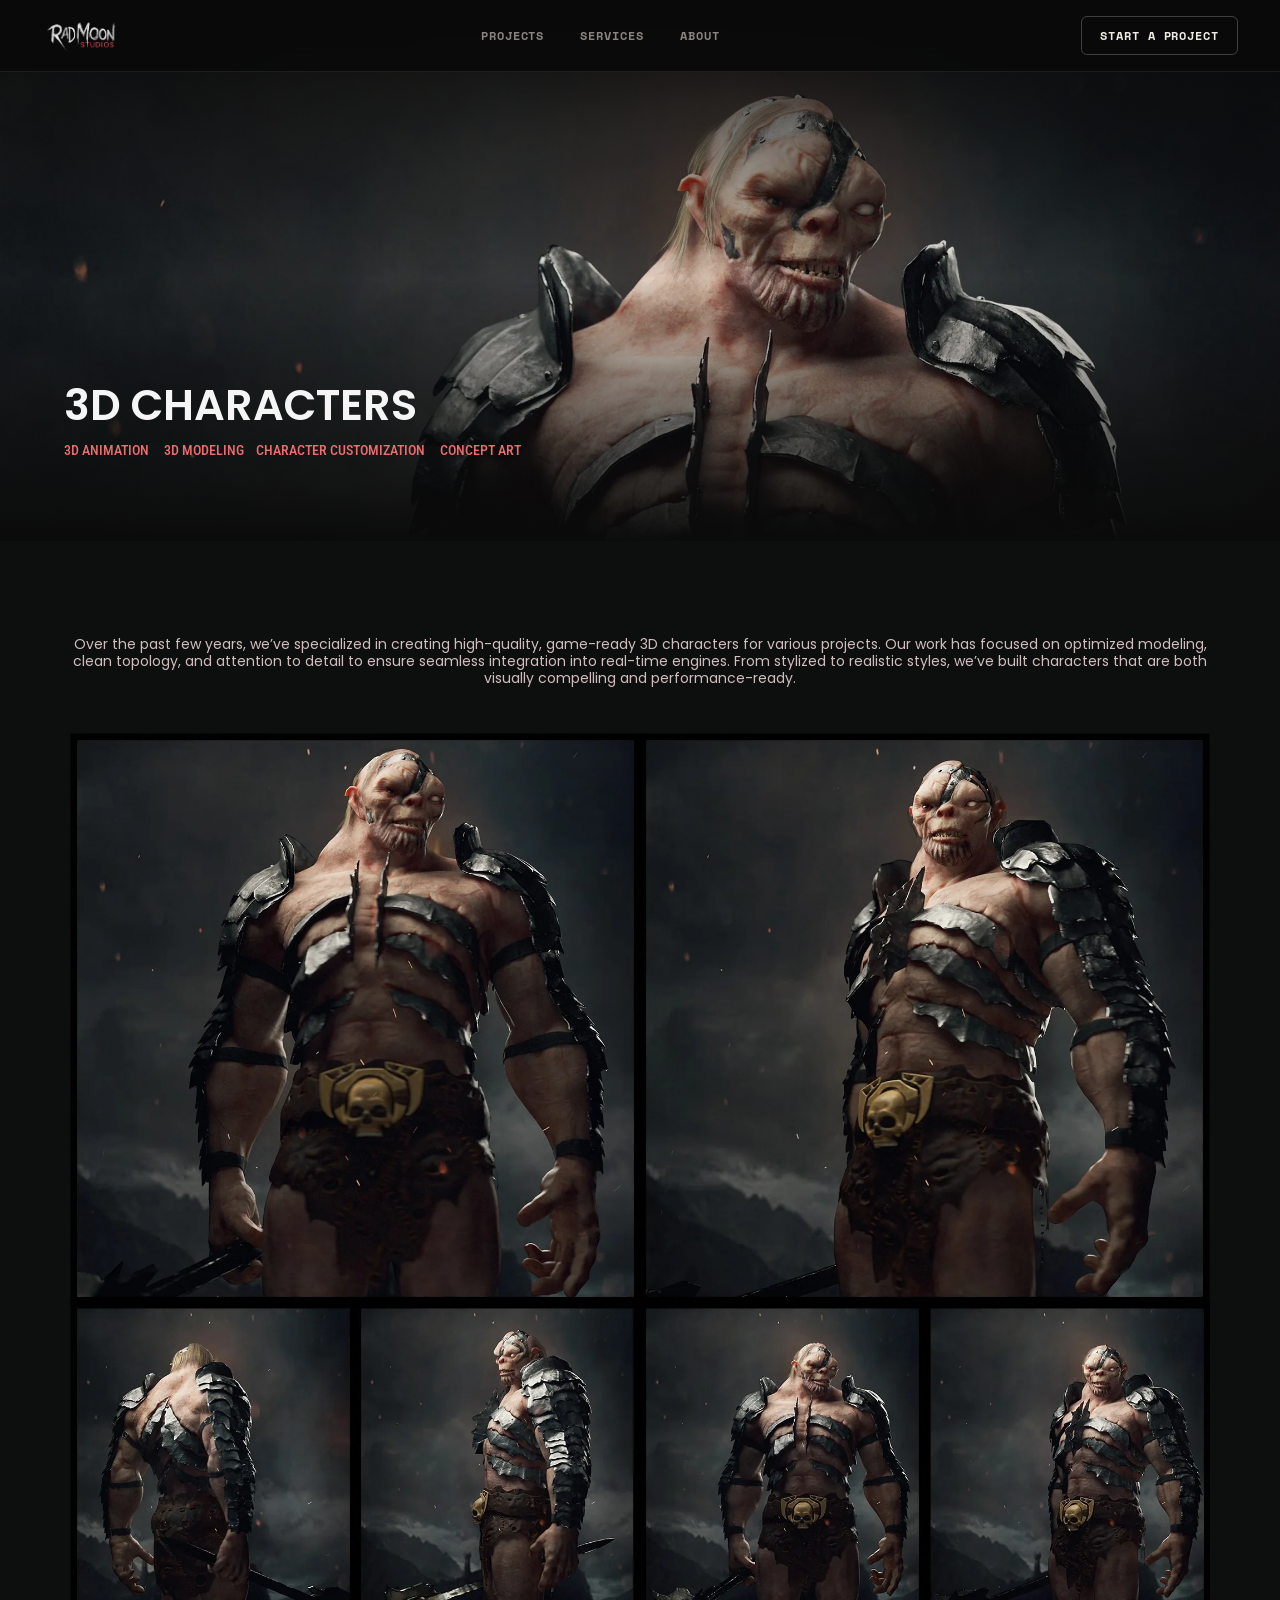
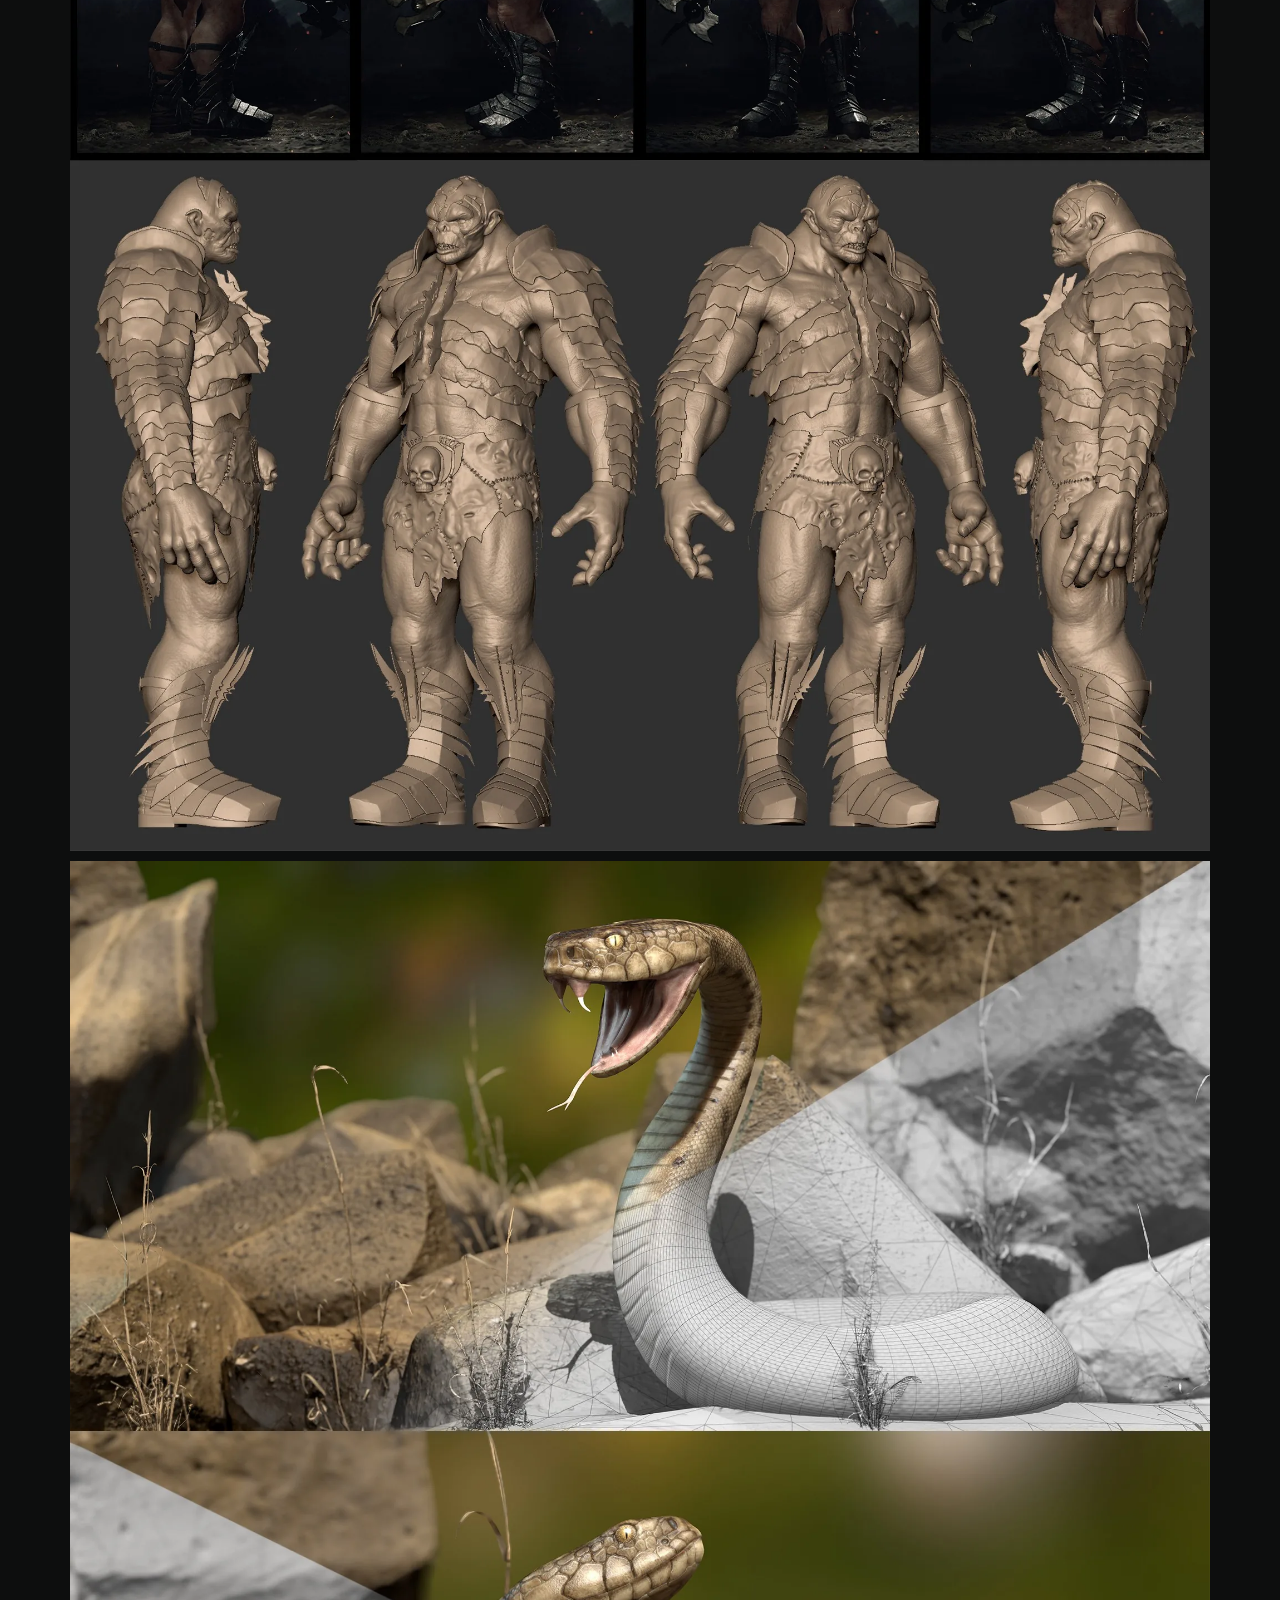
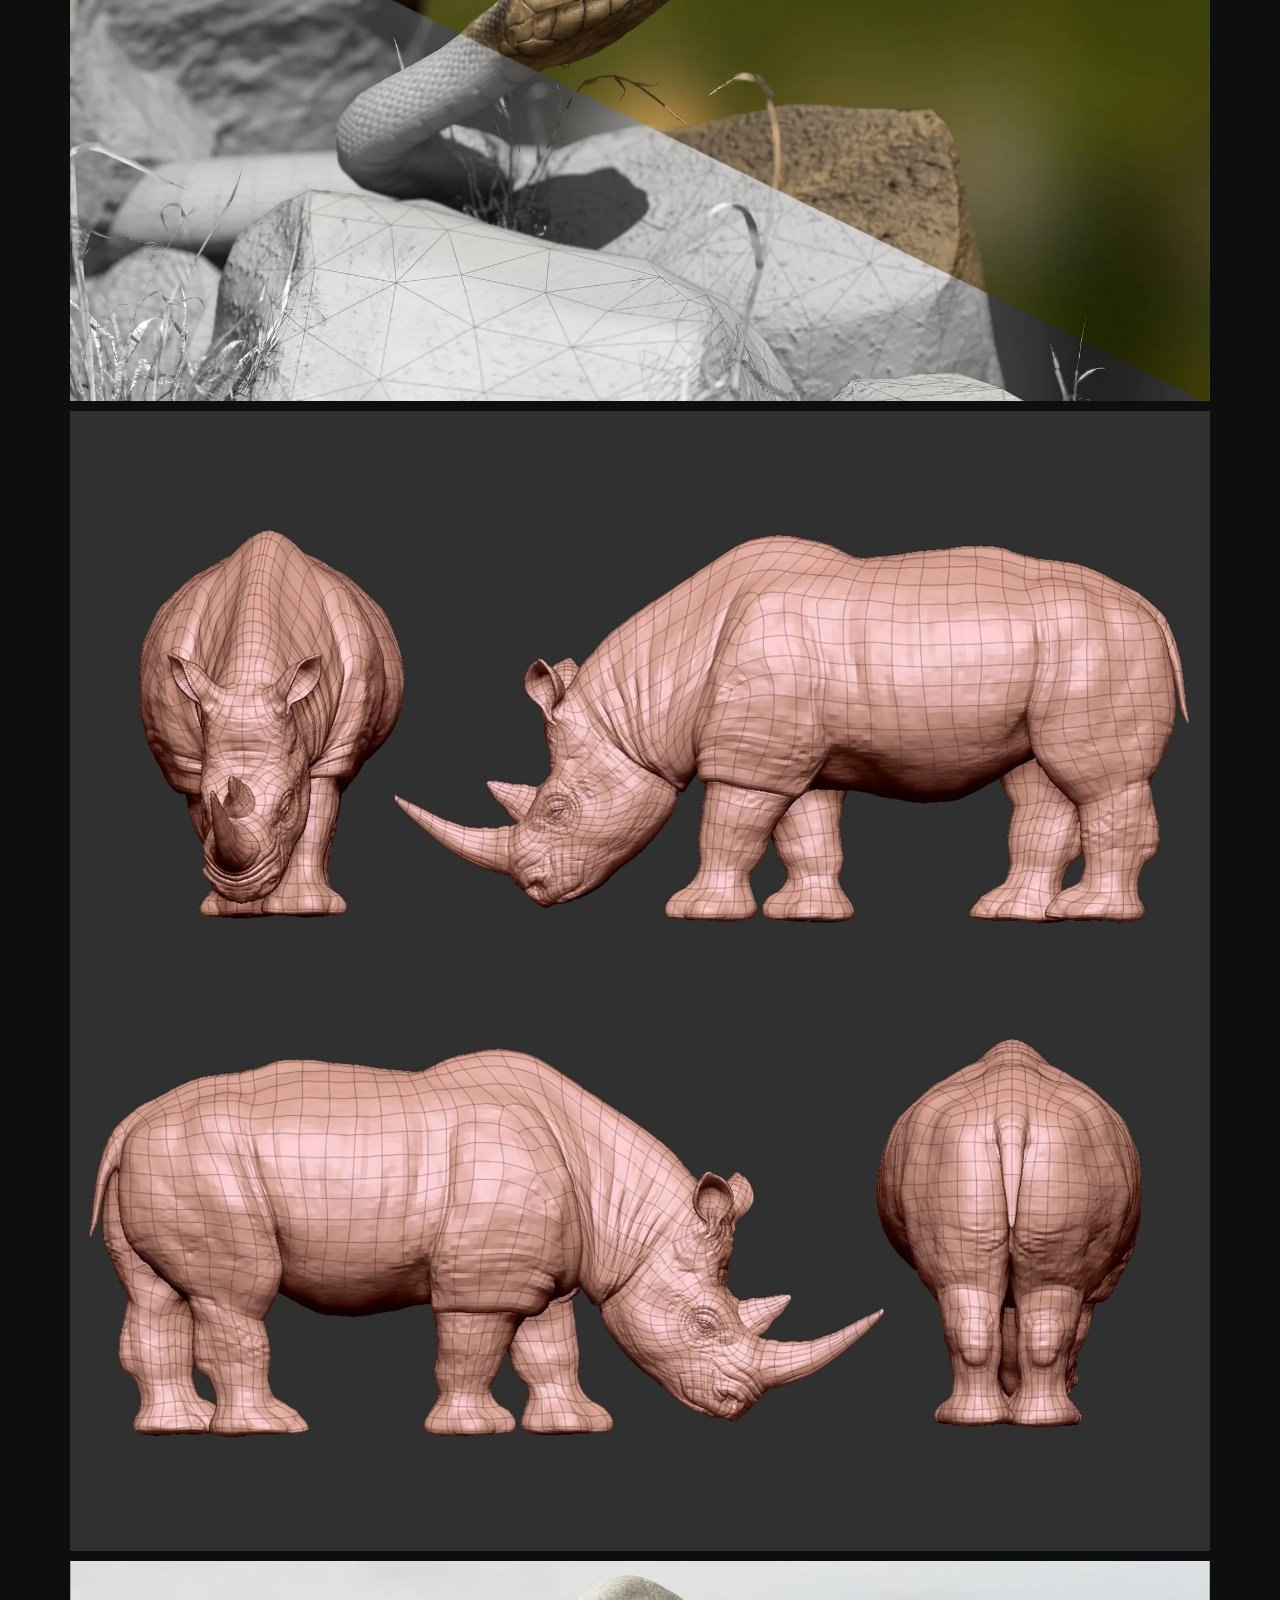
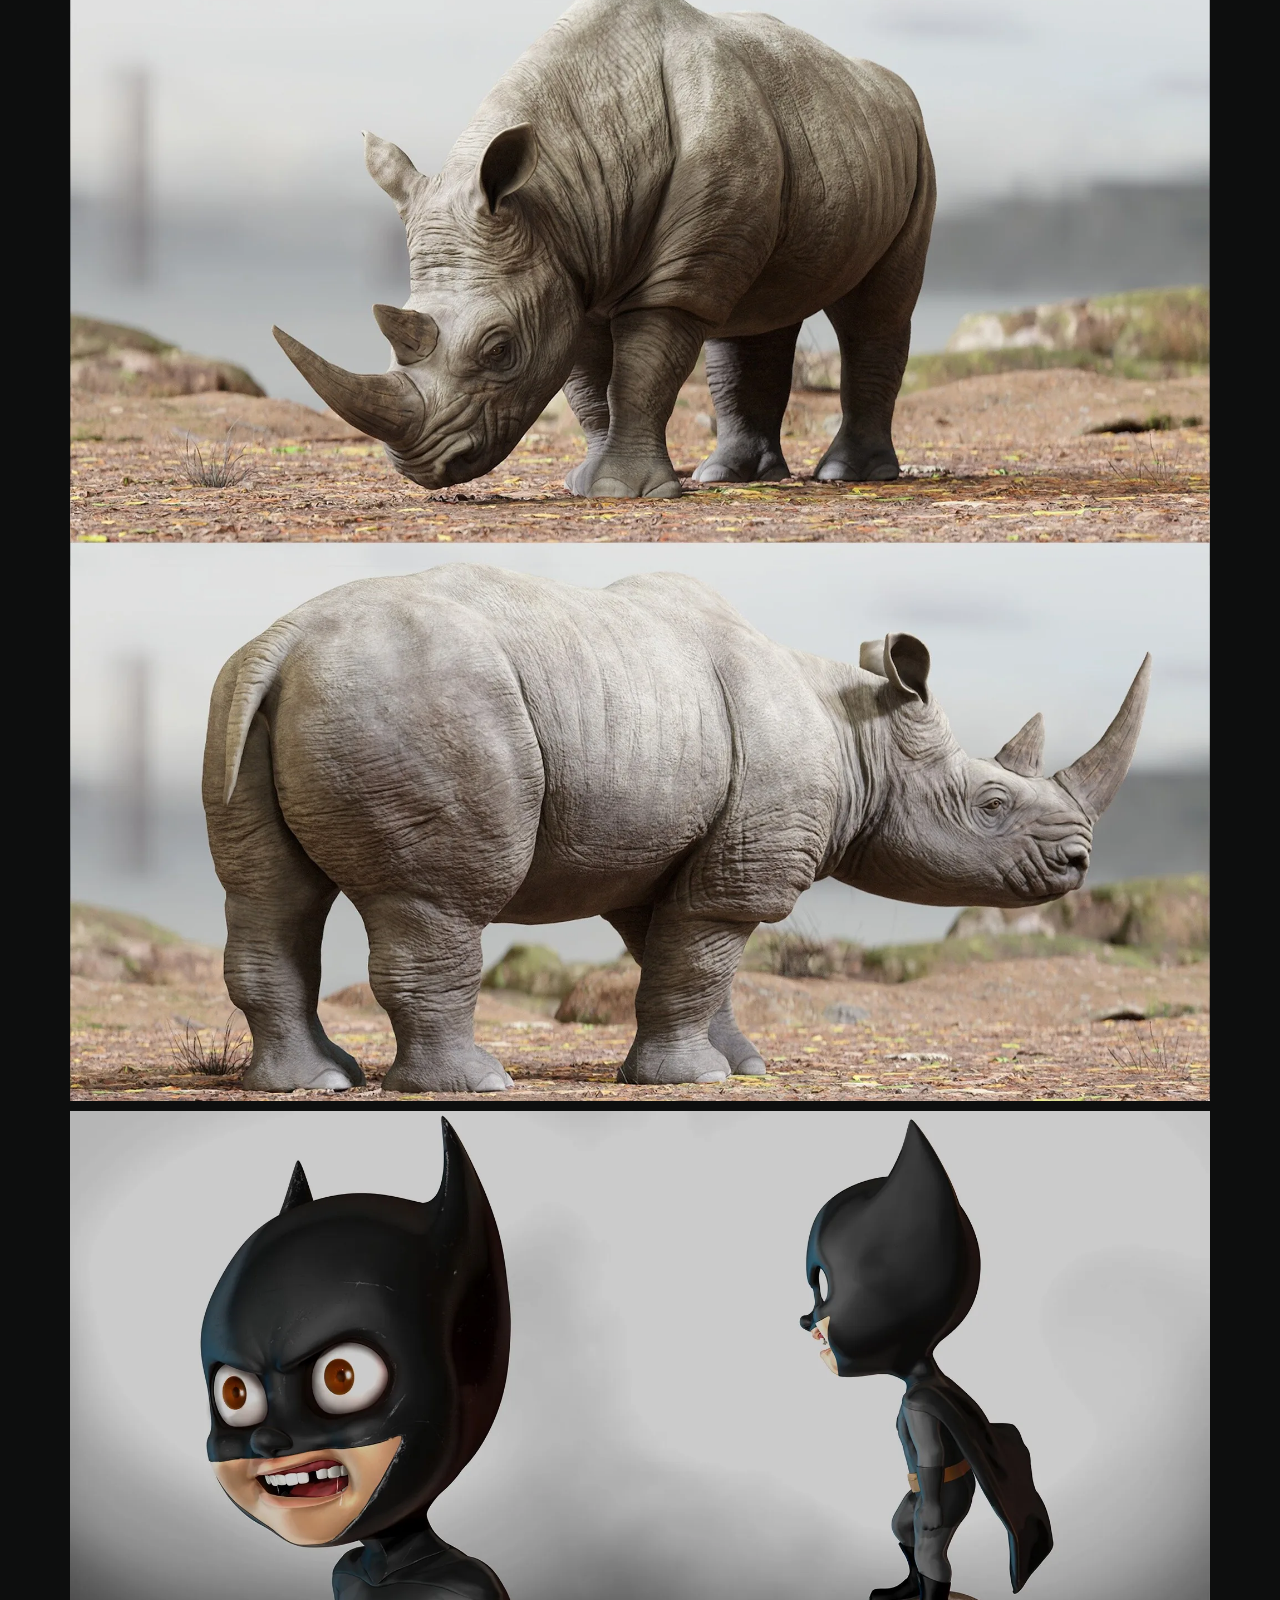
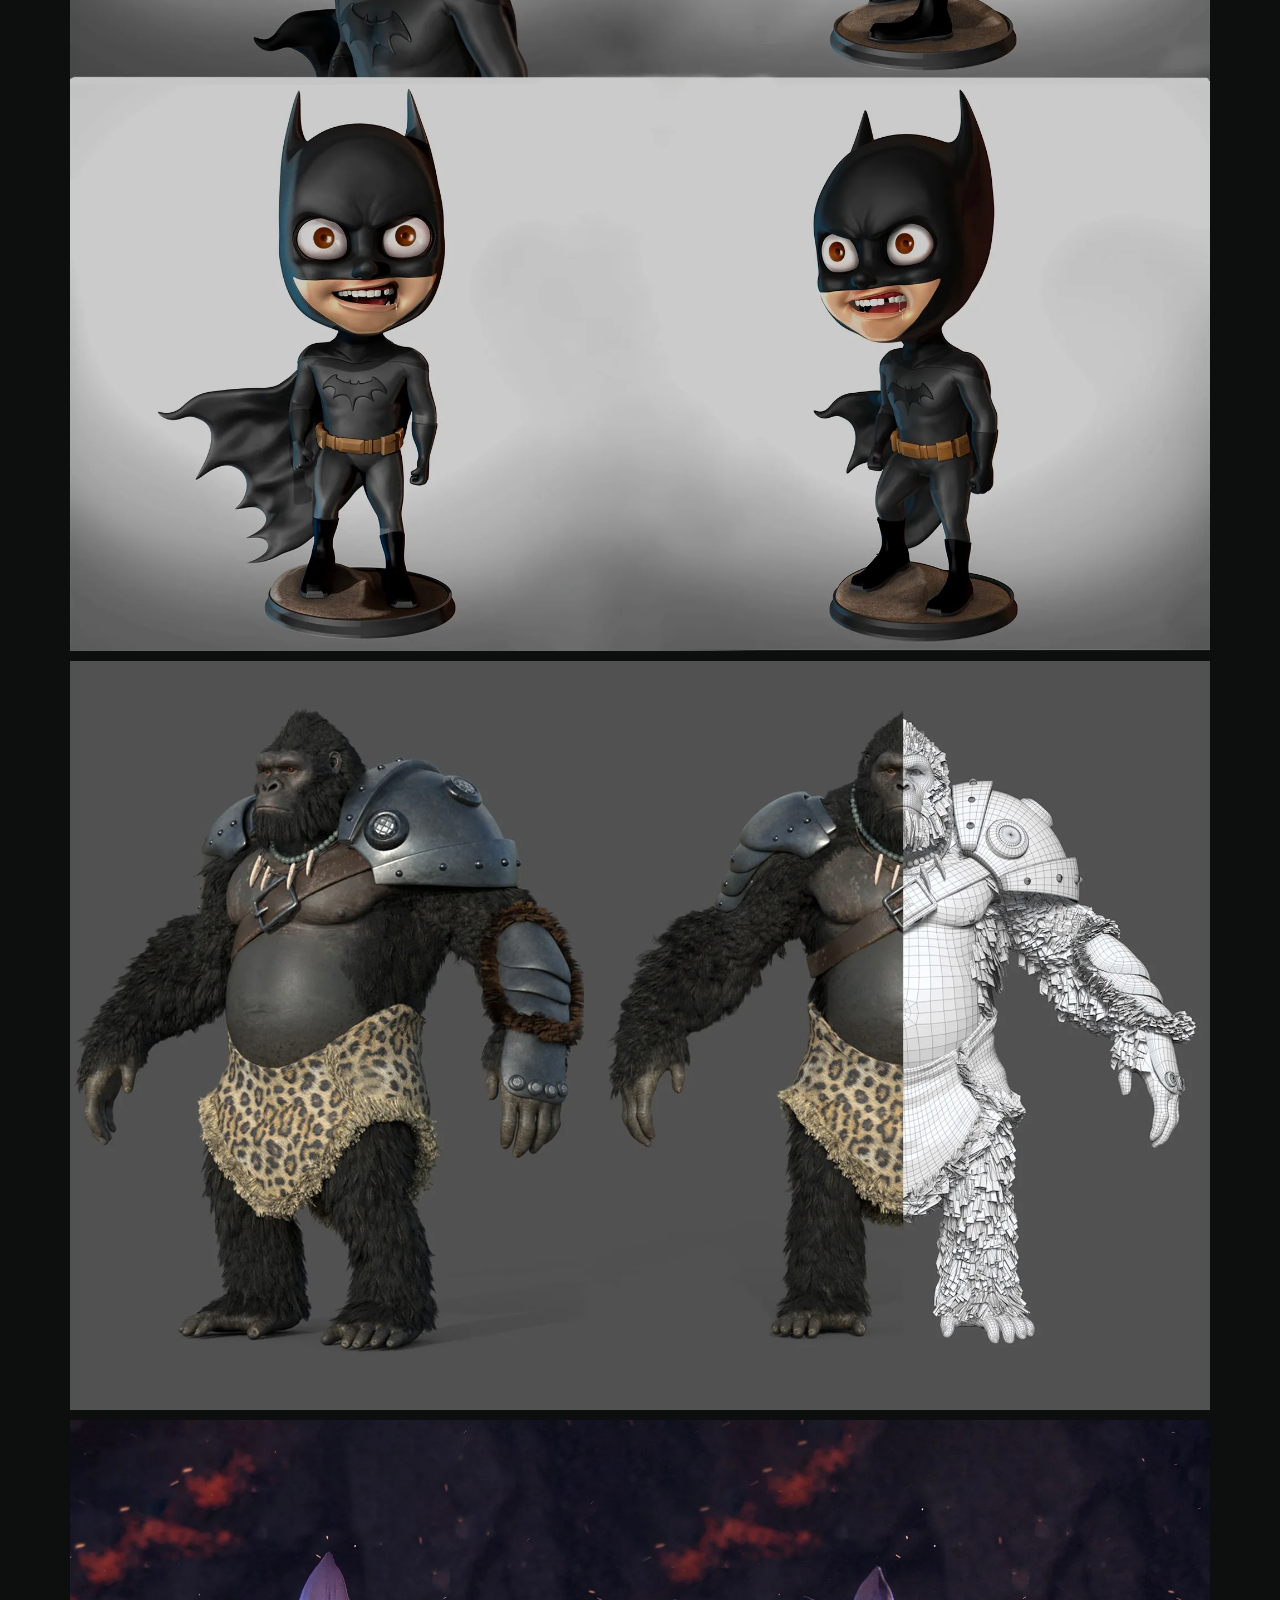
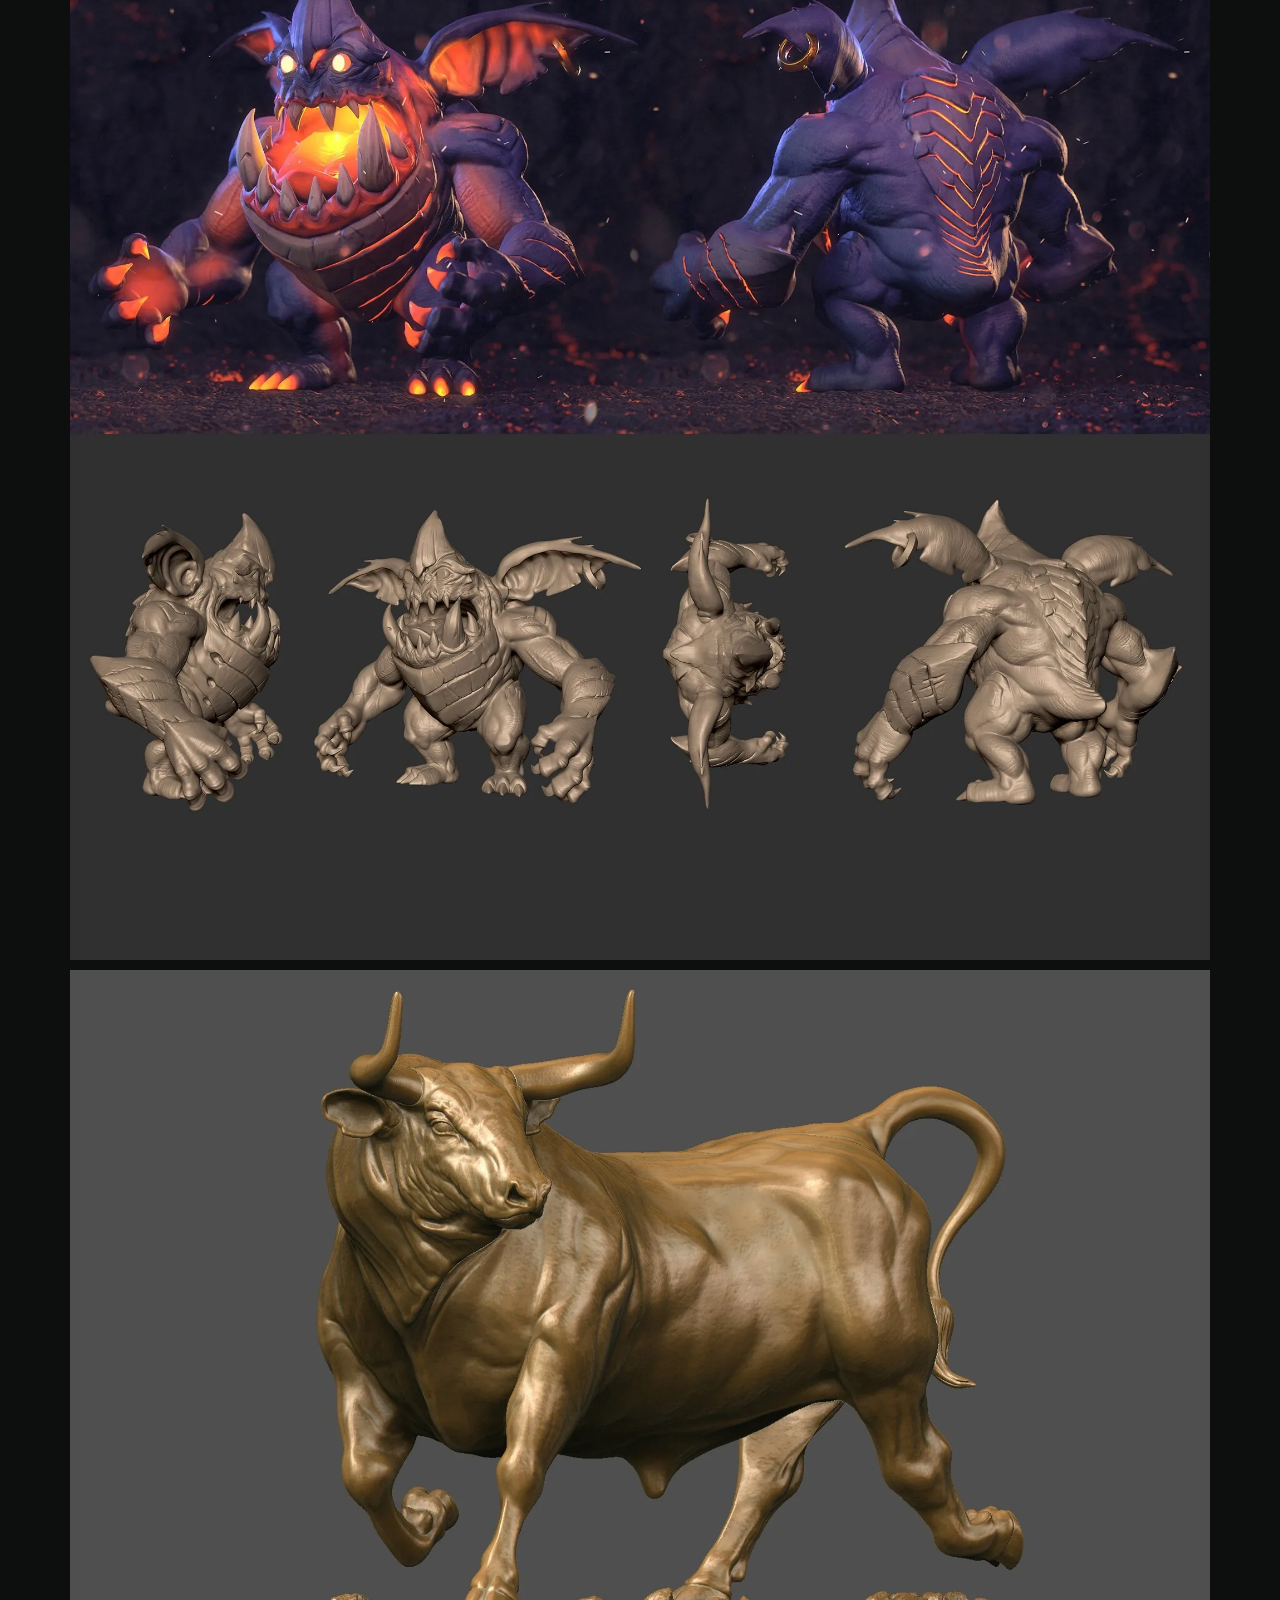
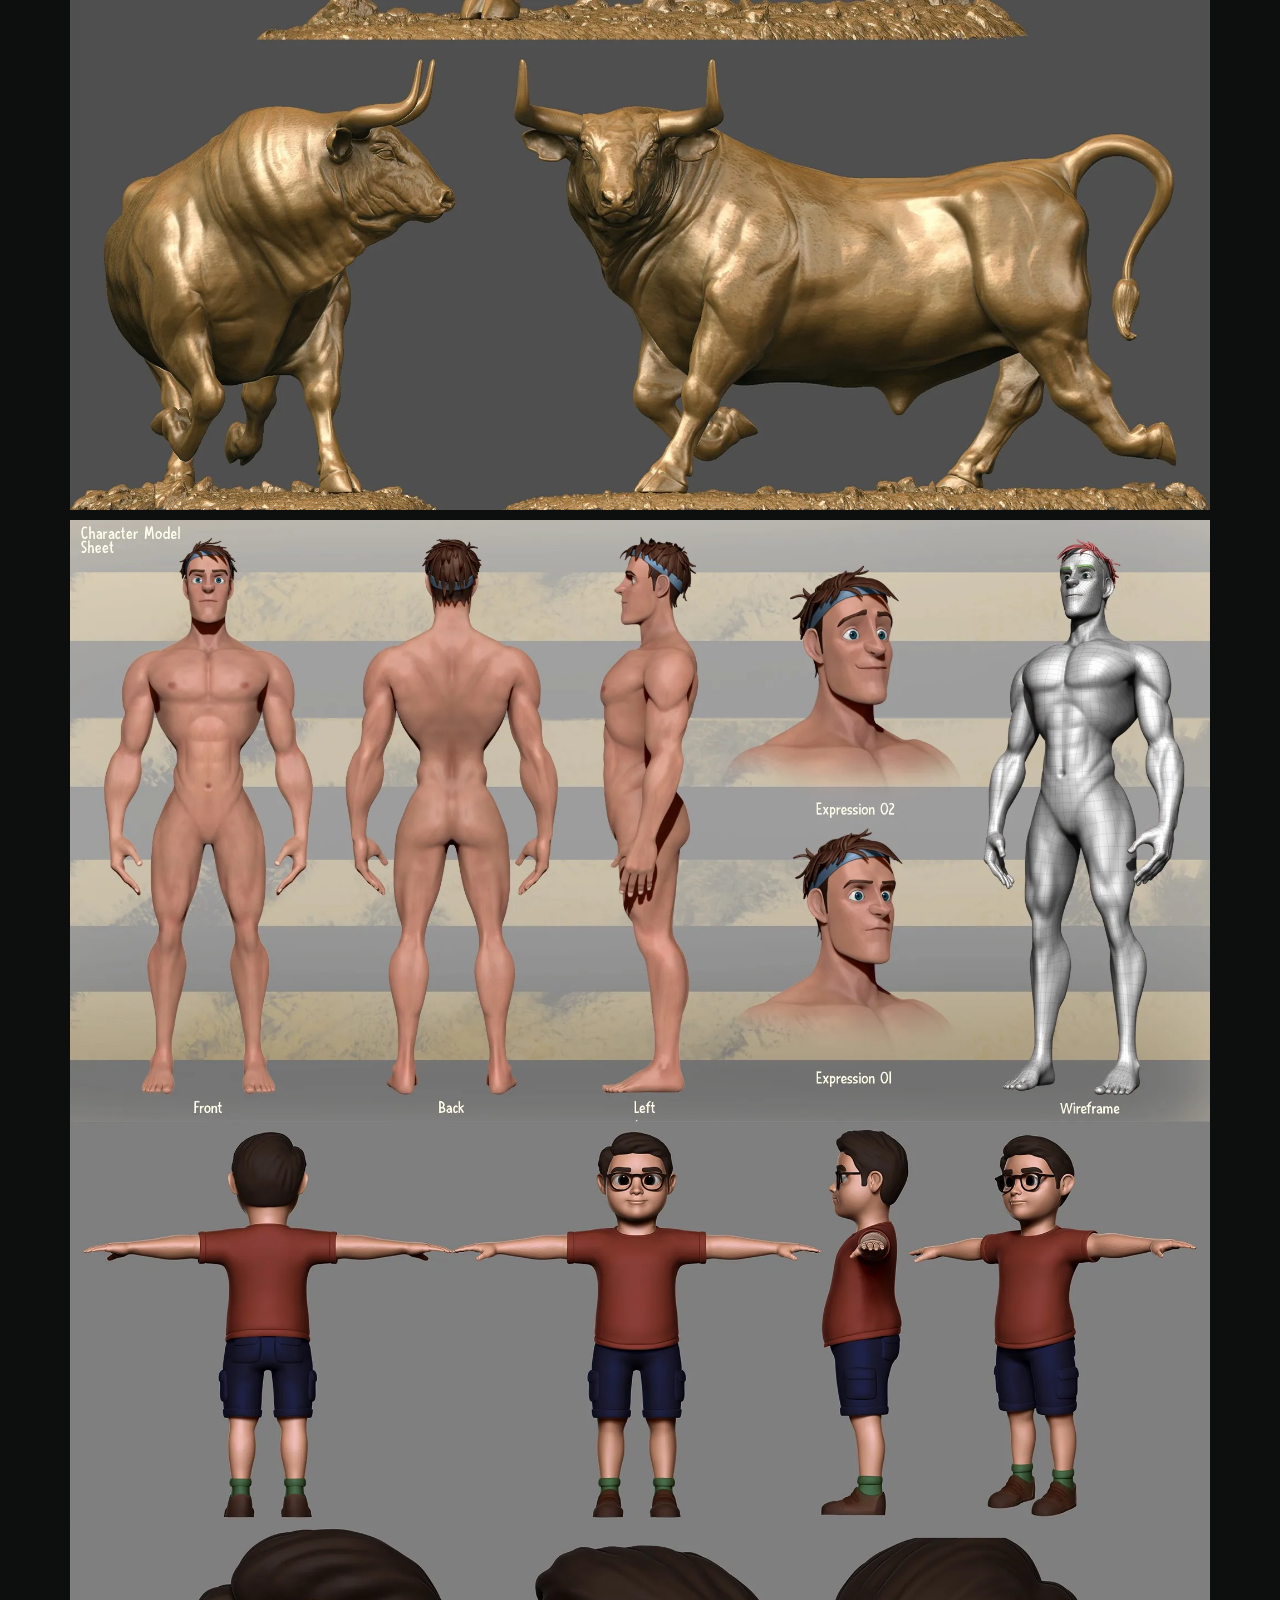
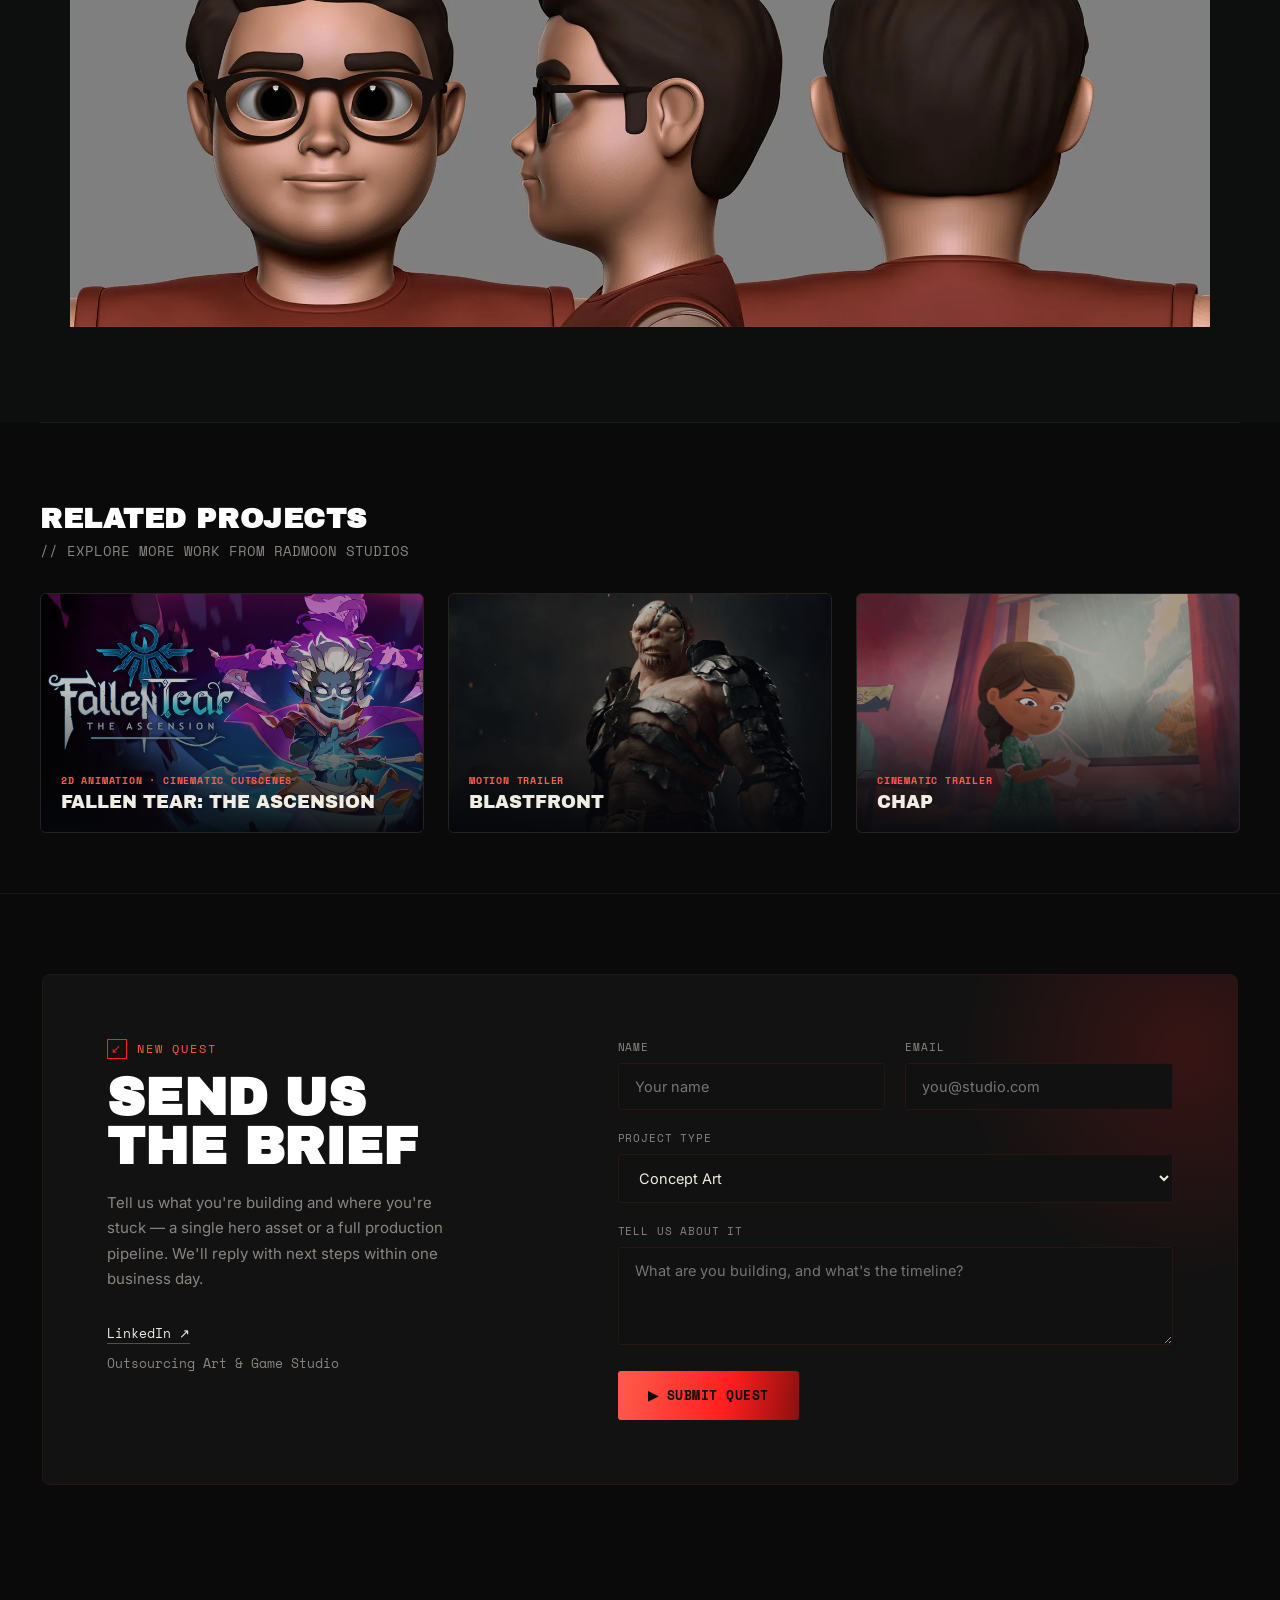
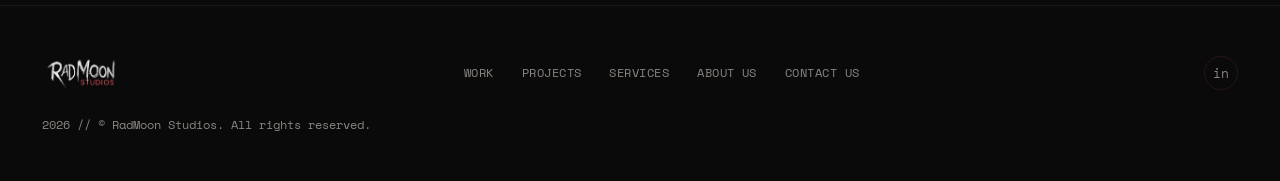
<file: 3dcharacters.html>
<!DOCTYPE html>
<html lang="en">
<head>
<meta charset="utf-8">
<meta name="viewport" content="width=device-width, initial-scale=1">
<title>RadMoon Studios</title>
<meta name="description" content="Rad Moon is an art studio specialized in film and videogames. We deliver original and engaging visual solutions rooted in our deep knowledge of the industry.">
<meta name="robots" content="max-image-preview:large">
<meta name="theme-color" content="#0a0a0a">
<link rel="canonical" href="https://radmoonstudio.com/3dcharacters">
<link rel="icon" type="image/png" href="assets/icons/favicon.png">
<link rel="apple-touch-icon" href="assets/icons/apple-touch-icon.png">

<meta property="og:type" content="website">
<meta property="og:site_name" content="RadMoon Studios">
<meta property="og:title" content="RadMoon Studios">
<meta property="og:description" content="Rad Moon is an art studio specialized in film and videogames. We deliver original and engaging visual solutions rooted in our deep knowledge of the industry.">
<meta property="og:url" content="https://radmoonstudio.com/3dcharacters">
<meta name="twitter:card" content="summary_large_image">
<meta name="twitter:title" content="RadMoon Studios">
<meta name="twitter:description" content="Rad Moon is an art studio specialized in film and videogames. We deliver original and engaging visual solutions rooted in our deep knowledge of the industry.">
<meta property="og:image" content="https://radmoonstudio.com/assets/img/3dcharacters/hero-sm.webp">
<meta name="twitter:image" content="https://radmoonstudio.com/assets/img/3dcharacters/hero-sm.webp">

<link rel="preload" href="assets/fonts/poppins-latin-600-normal.woff2" as="font" type="font/woff2" crossorigin>
<link rel="preload" href="assets/fonts/space-mono-latin-400-normal.woff2" as="font" type="font/woff2" crossorigin>
<link rel="stylesheet" href="assets/css/site.v1.css">
<link rel="stylesheet" href="assets/css/project.v1.css">
<script src="assets/js/site.v1.js?v=2" defer></script>
</head>
<body>

<header class="rm-global-header">
  <div class="rm-nav-inner">
    <a href="index.html" class="rm-brand" aria-label="RadMoon Studios Home">
      <img src="assets/img/logo.webp" width="163" height="80" alt="RadMoon Studios" class="rm-logo-img">
    </a>
    <nav class="rm-navlinks">
      <a href="projects.html">Projects</a>
      <a href="index.html#services">Services</a>
      <a href="index.html#about-us">About</a>
      <!-- <a href="index.html#team">Team</a> -->
    </nav>
    <a href="#contact" class="rm-navcta">Start a project</a>
  </div>
</header>

<main class="pj-main">
  <section class="pj-hero" aria-label="3D CHARACTERS">
    <img class="pj-hero-bg" style="--pos:48.8% 6%" src="assets/img/3dcharacters/hero.webp" srcset="assets/img/3dcharacters/hero-sm.webp 960w, assets/img/3dcharacters/hero.webp 1920w" sizes="100vw" width="2400" height="3840" alt="" fetchpriority="high">
    <div class="pj-hero-inner">
      <h1 class="pj-title-text">3D CHARACTERS</h1>
      <p class="pj-tags-text">3D ANIMATION     3D MODELING    CHARACTER CUSTOMIZATION     CONCEPT ART</p>
    </div>
  </section>

  <section class="pj-content pj-flow" style="--pb:95px">
    <div class="pj-b" style="--mt:95px">
      <p class="pj-text" style="text-align:center">Over the past few years, we’ve specialized in creating high-quality, game-ready 3D characters for various projects. Our work has focused on optimized modeling, clean topology, and attention to detail to ensure seamless integration into real-time engines. From stylized to realistic styles, we’ve built characters that are both visually compelling and performance-ready.</p>
    </div>
    <img class="pj-b pj-m" style="--mt:46px;--ar:1140/1718" src="assets/img/3dcharacters/orc.webp" srcset="assets/img/3dcharacters/orc-sm.webp 960w, assets/img/3dcharacters/orc.webp 2048w" sizes="(min-width: 1200px) 1140px, calc(100vw - 60px)" width="2048" height="3087" alt="3D CHARACTERS artwork" loading="lazy" decoding="async">
    <img class="pj-b pj-m" style="--mt:10px;--ar:1140/1140" src="assets/img/3dcharacters/snake.webp" srcset="assets/img/3dcharacters/snake-sm.webp 960w, assets/img/3dcharacters/snake.webp 2048w" sizes="(min-width: 1200px) 1140px, calc(100vw - 60px)" width="2048" height="2048" alt="3D CHARACTERS artwork" loading="lazy" decoding="async">
    <img class="pj-b pj-m" style="--mt:10px;--ar:1140/1140" src="assets/img/3dcharacters/gainda-1.webp" srcset="assets/img/3dcharacters/gainda-1-sm.webp 960w, assets/img/3dcharacters/gainda-1.webp 2048w" sizes="(min-width: 1200px) 1140px, calc(100vw - 60px)" width="2048" height="2048" alt="3D CHARACTERS artwork" loading="lazy" decoding="async">
    <img class="pj-b pj-m" style="--mt:10px;--ar:1140/1140" src="assets/img/3dcharacters/gainda-2.webp" srcset="assets/img/3dcharacters/gainda-2-sm.webp 960w, assets/img/3dcharacters/gainda-2.webp 2048w" sizes="(min-width: 1200px) 1140px, calc(100vw - 60px)" width="2048" height="2048" alt="3D CHARACTERS artwork" loading="lazy" decoding="async">
    <img class="pj-b pj-m" style="--mt:10px;--ar:1140/1140" src="assets/img/3dcharacters/batman.webp" srcset="assets/img/3dcharacters/batman-sm.webp 960w, assets/img/3dcharacters/batman.webp 2048w" sizes="(min-width: 1200px) 1140px, calc(100vw - 60px)" width="2048" height="2048" alt="3D CHARACTERS artwork" loading="lazy" decoding="async">
    <img class="pj-b pj-m" style="--mt:10px;--ar:1140/749" src="assets/img/3dcharacters/gorilla.webp" srcset="assets/img/3dcharacters/gorilla-sm.webp 960w, assets/img/3dcharacters/gorilla.webp 2048w" sizes="(min-width: 1200px) 1140px, calc(100vw - 60px)" width="2048" height="1345" alt="3D CHARACTERS artwork" loading="lazy" decoding="async">
    <img class="pj-b pj-m" style="--mt:10px;--ar:1140/1140" src="assets/img/3dcharacters/monster.webp" srcset="assets/img/3dcharacters/monster-sm.webp 960w, assets/img/3dcharacters/monster.webp 2048w" sizes="(min-width: 1200px) 1140px, calc(100vw - 60px)" width="2048" height="2048" alt="3D CHARACTERS artwork" loading="lazy" decoding="async">
    <img class="pj-b pj-m" style="--mt:10px;--ar:1140/1140" src="assets/img/3dcharacters/bull.webp" srcset="assets/img/3dcharacters/bull-sm.webp 960w, assets/img/3dcharacters/bull.webp 2048w" sizes="(min-width: 1200px) 1140px, calc(100vw - 60px)" width="2048" height="2048" alt="3D CHARACTERS artwork" loading="lazy" decoding="async">
    <img class="pj-b pj-m" style="--mt:10px;--ar:1140/1407" src="assets/img/3dcharacters/character-sheets.webp" srcset="assets/img/3dcharacters/character-sheets-sm.webp 960w, assets/img/3dcharacters/character-sheets.webp 2048w" sizes="(min-width: 1200px) 1140px, calc(100vw - 60px)" width="2048" height="2527" alt="3D CHARACTERS artwork" loading="lazy" decoding="async">
  </section>
</main>

<div class="rm-related-container">
  <section class="related-section">
      <div class="section-head">
        <div>
          <h2>Related Projects</h2>
          <p>// EXPLORE MORE WORK FROM RADMOON STUDIOS</p>
        </div>
      </div>
      <div class="related-grid">
        <a href="fallentear.html" class="related-card">
          <img src="assets/img/related/fallentear.webp" alt="Fallen Tear: The Ascension" loading="lazy" decoding="async">
          <div class="related-overlay">
            <div class="related-cat">2D Animation · Cinematic Cutscenes</div>
            <div class="related-title">Fallen Tear: The Ascension</div>
          </div>
        </a>
        <a href="blastfront.html" class="related-card">
          <img src="assets/img/related/blastfront.jpg" alt="BlastFront Trailer" style="--pos: 48.8% 8%;" loading="lazy" decoding="async">
          <div class="related-overlay">
            <div class="related-cat">Motion Trailer</div>
            <div class="related-title">BlastFront</div>
          </div>
        </a>
        <a href="chap.html" class="related-card">
          <img src="assets/img/related/chap.png" alt="CHAP Trailer" loading="lazy" decoding="async">
          <div class="related-overlay">
            <div class="related-cat">Cinematic Trailer</div>
            <div class="related-title">CHAP</div>
          </div>
        </a>
      </div>
    </section>
</div>

<section class="rm-contact-section" id="contact">
  <div class="rm-wrap">
    <div class="rm-brief">
      <div class="rm-brief-copy">
        <div class="rm-eyebrow"><span class="rm-arrow-mark">↙</span>New quest</div>
        <h2 class="rm-section-title">Send Us<br>The Brief</h2>
        <p>Tell us what you're building and where you're stuck — a single hero asset or a full production pipeline. We'll reply with next steps within one business day.</p>
        <div class="rm-brief-meta">
          <a href="https://www.linkedin.com/company/radmoonstudios" target="_blank" rel="noopener">LinkedIn ↗</a>
          <span>Outsourcing Art &amp; Game Studio</span>
        </div>
      </div>
      <form class="rm-form">
        <div class="rm-field-row">
          <div class="rm-field">
            <label for="c_name">Name</label>
            <input id="c_name" type="text" placeholder="Your name" required>
          </div>
          <div class="rm-field">
            <label for="c_email">Email</label>
            <input id="c_email" type="email" placeholder="you@studio.com" required>
          </div>
        </div>
        <div class="rm-field">
          <label for="c_project">Project type</label>
          <select id="c_project">
            <option>Concept Art</option>
            <option>3D Characters / Props</option>
            <option>Rigging</option>
            <option>Animation</option>
            <option>Full pipeline</option>
          </select>
        </div>
        <div class="rm-field">
          <label for="c_message">Tell us about it</label>
          <textarea id="c_message" rows="4" placeholder="What are you building, and what's the timeline?" required></textarea>
        </div>
        <button type="submit" class="rm-submit-btn">▶ Submit Quest</button>
      </form>
    </div>
  </div>
</section>

<footer class="rm-global-footer">
  <div class="rm-wrap rm-footer-inner">
    <a href="index.html" class="rm-footer-brand" aria-label="RadMoon Studios Home"><img src="assets/img/logo.webp" width="163" height="80" alt="RadMoon Studios" class="rm-footer-logo"></a>
    <div class="rm-footer-links">
      <a href="index.html#work">Work</a>
      <a href="projects.html">Projects</a>
      <a href="index.html#services">Services</a>
      <a href="index.html#about-us">About Us</a>
      <!-- <a href="index.html#team">Team</a> -->
      <a href="#contact">Contact Us</a>
    </div>
    <div class="rm-footer-social">
      <a href="https://www.linkedin.com/company/radmoonstudios" target="_blank" rel="noopener" aria-label="LinkedIn">in</a>
    </div>
  </div>
  <div class="rm-wrap">
    <div class="rm-footer-copy">2026 // © RadMoon Studios. All rights reserved.</div>
  </div>
</footer>

<div id="rmGalleryModal" class="rm-gallery-modal" aria-hidden="true">
  <div class="rm-gallery-backdrop" id="rmGalleryBackdrop"></div>
  <button type="button" class="rm-gallery-close" id="rmGalleryClose" aria-label="Close Gallery">&times;</button>
  <button type="button" class="rm-gallery-nav rm-gallery-prev" id="rmGalleryPrev" aria-label="Previous Item">
    <svg width="24" height="24" viewBox="0 0 24 24" fill="none" stroke="currentColor" stroke-width="2.5" stroke-linecap="round" stroke-linejoin="round"><polyline points="15 18 9 12 15 6"></polyline></svg>
  </button>
  <button type="button" class="rm-gallery-nav rm-gallery-next" id="rmGalleryNext" aria-label="Next Item">
    <svg width="24" height="24" viewBox="0 0 24 24" fill="none" stroke="currentColor" stroke-width="2.5" stroke-linecap="round" stroke-linejoin="round"><polyline points="9 18 15 12 9 6"></polyline></svg>
  </button>
  <div class="rm-gallery-container">
    <div class="rm-gallery-main-wrap">
      <img id="rmGalleryMainImg" alt="Project Artwork" class="rm-gallery-main-img rm-media-hidden">
      <video id="rmGalleryMainVideo" controls playsinline class="rm-gallery-main-video rm-media-hidden"></video>
    </div>
    <div class="rm-gallery-bottom-bar">
      <div id="rmGalleryCounter" class="rm-gallery-counter">1 / 1</div>
      <div id="rmGalleryThumbs" class="rm-gallery-thumbs-strip"></div>
    </div>
  </div>
</div>

</body>
</html>
</file>
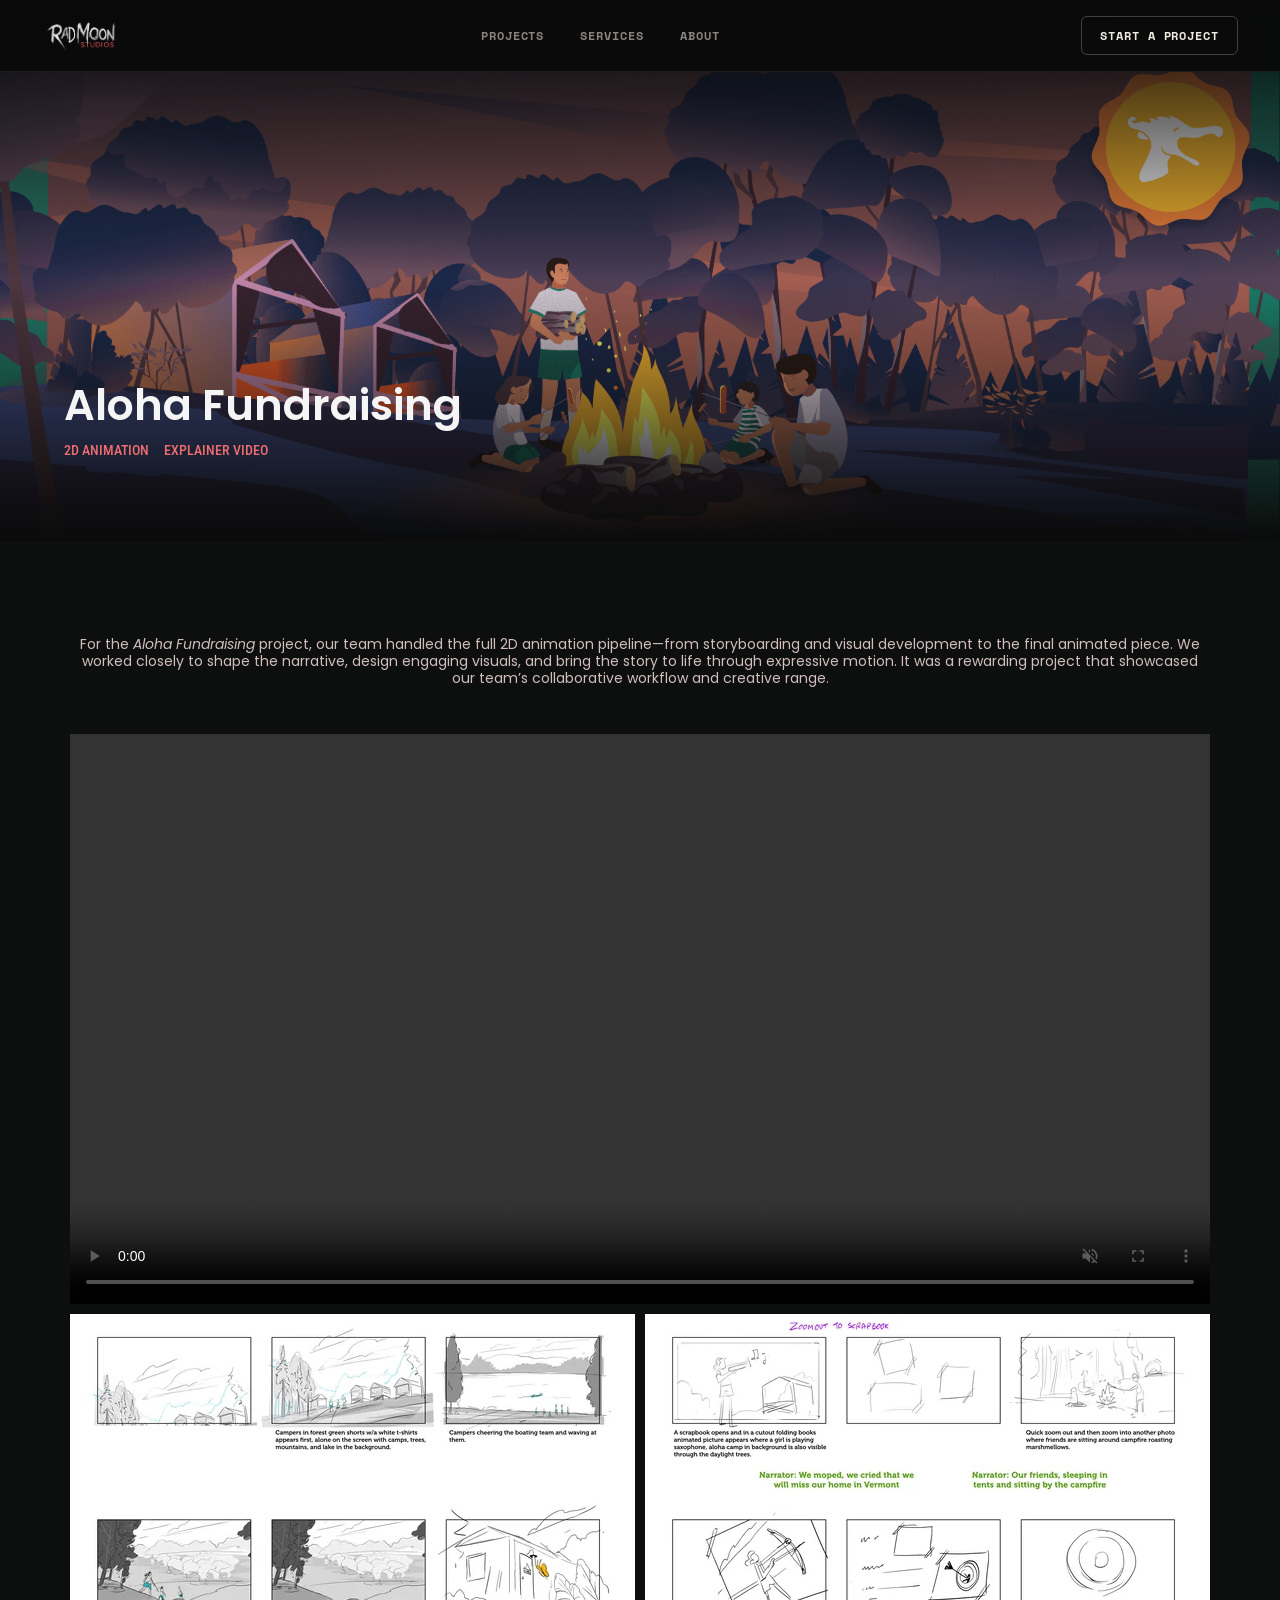
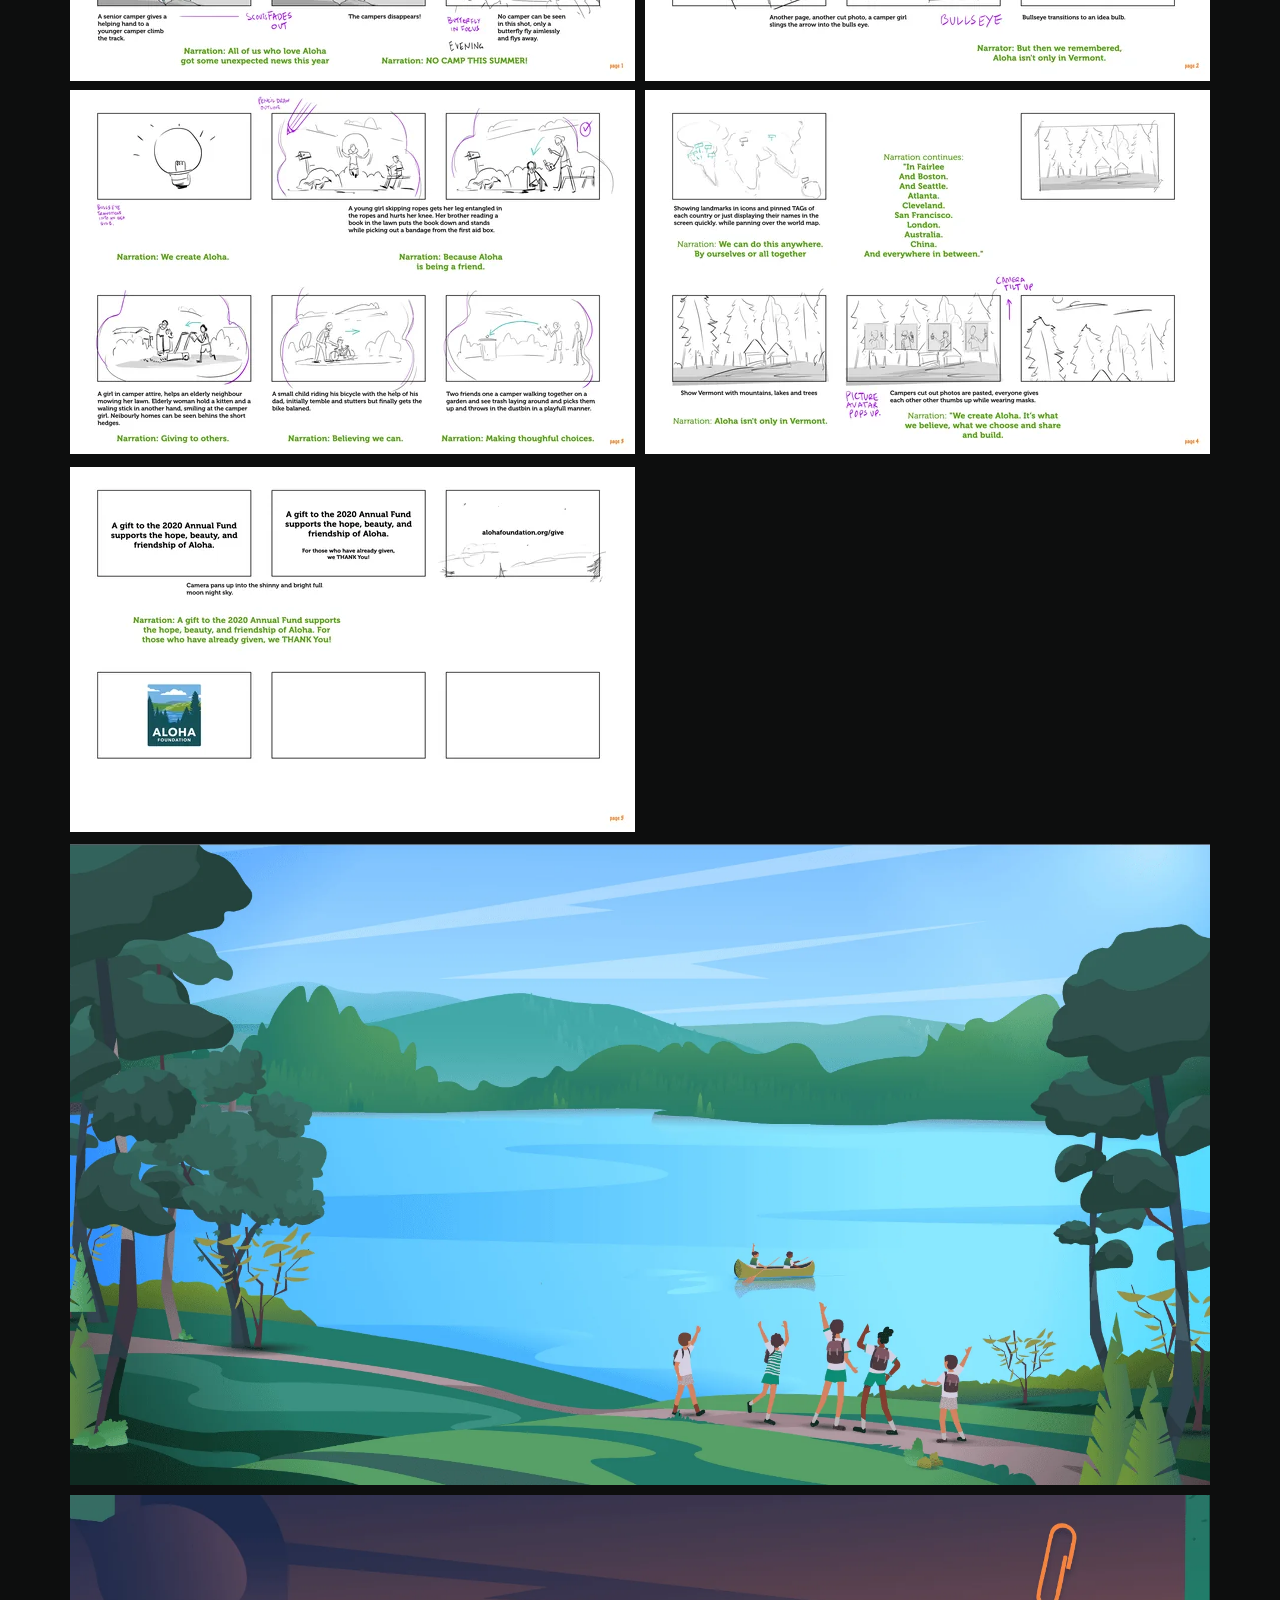
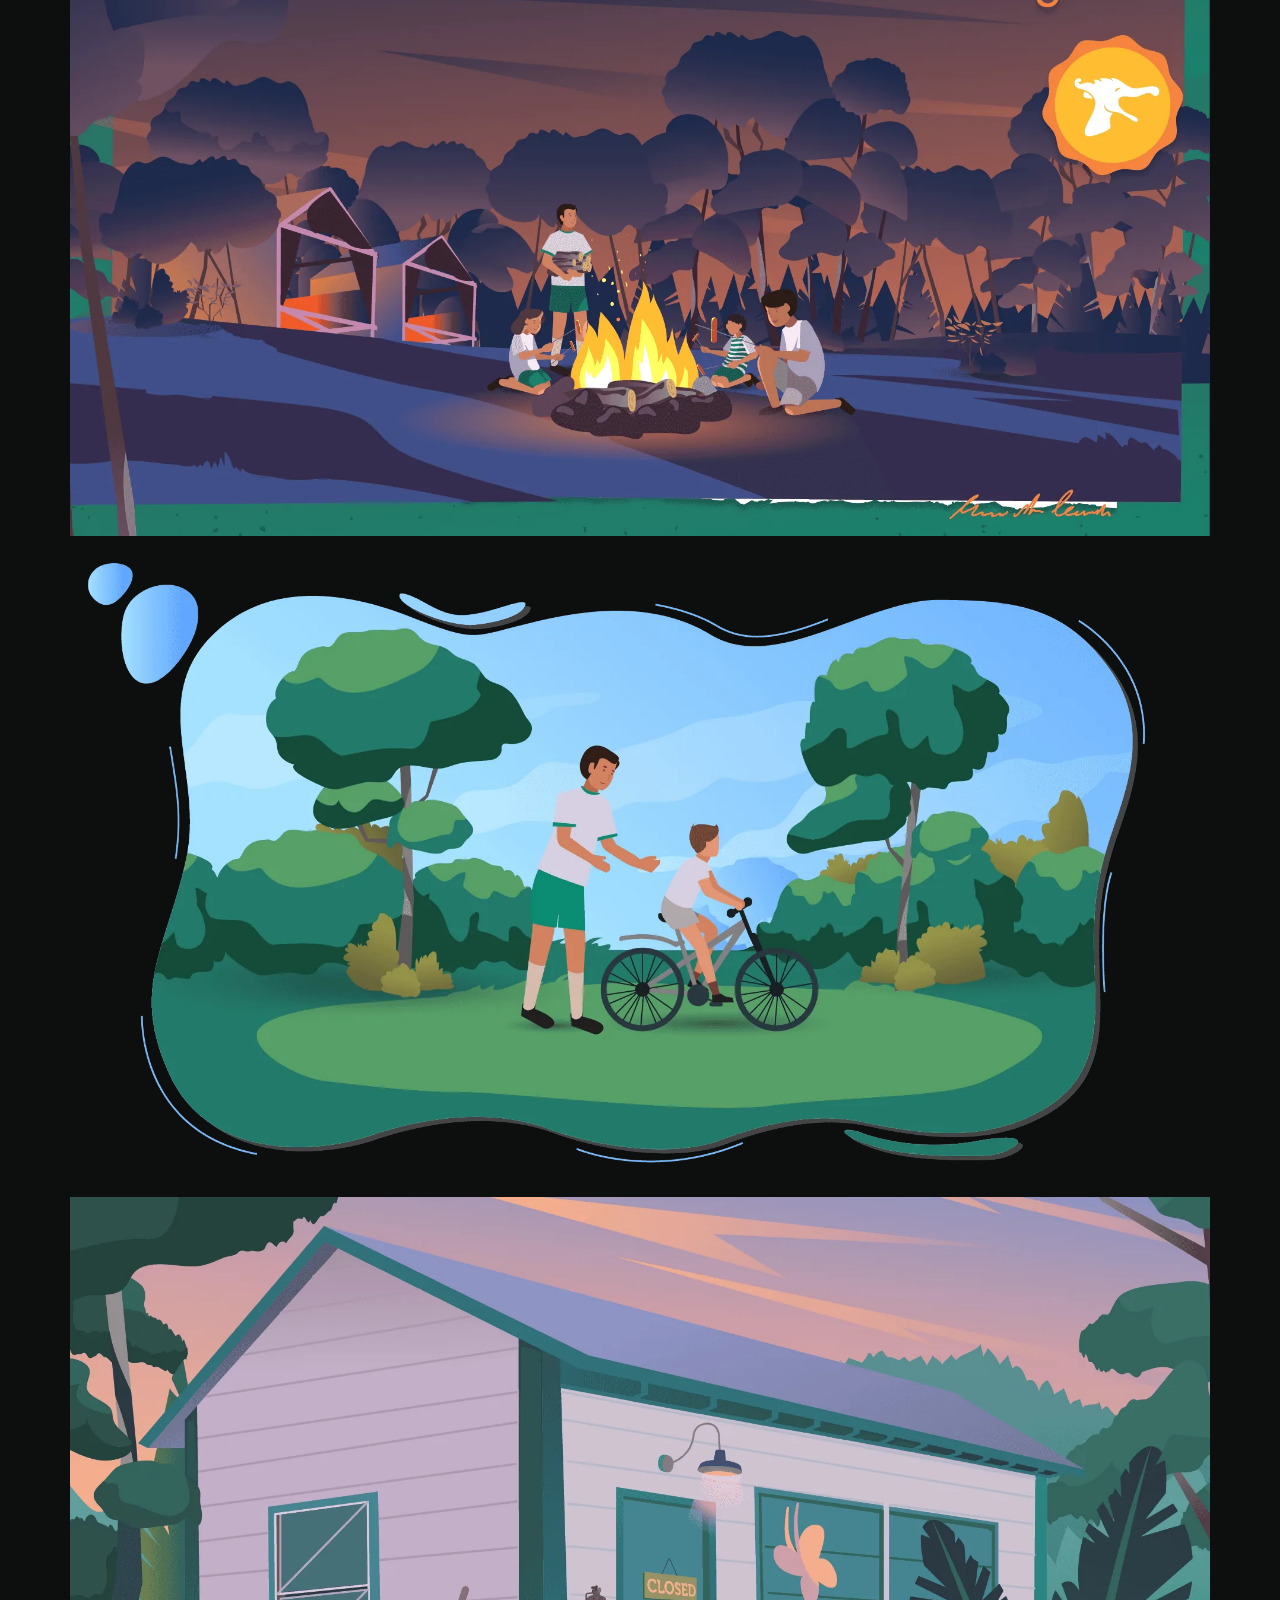
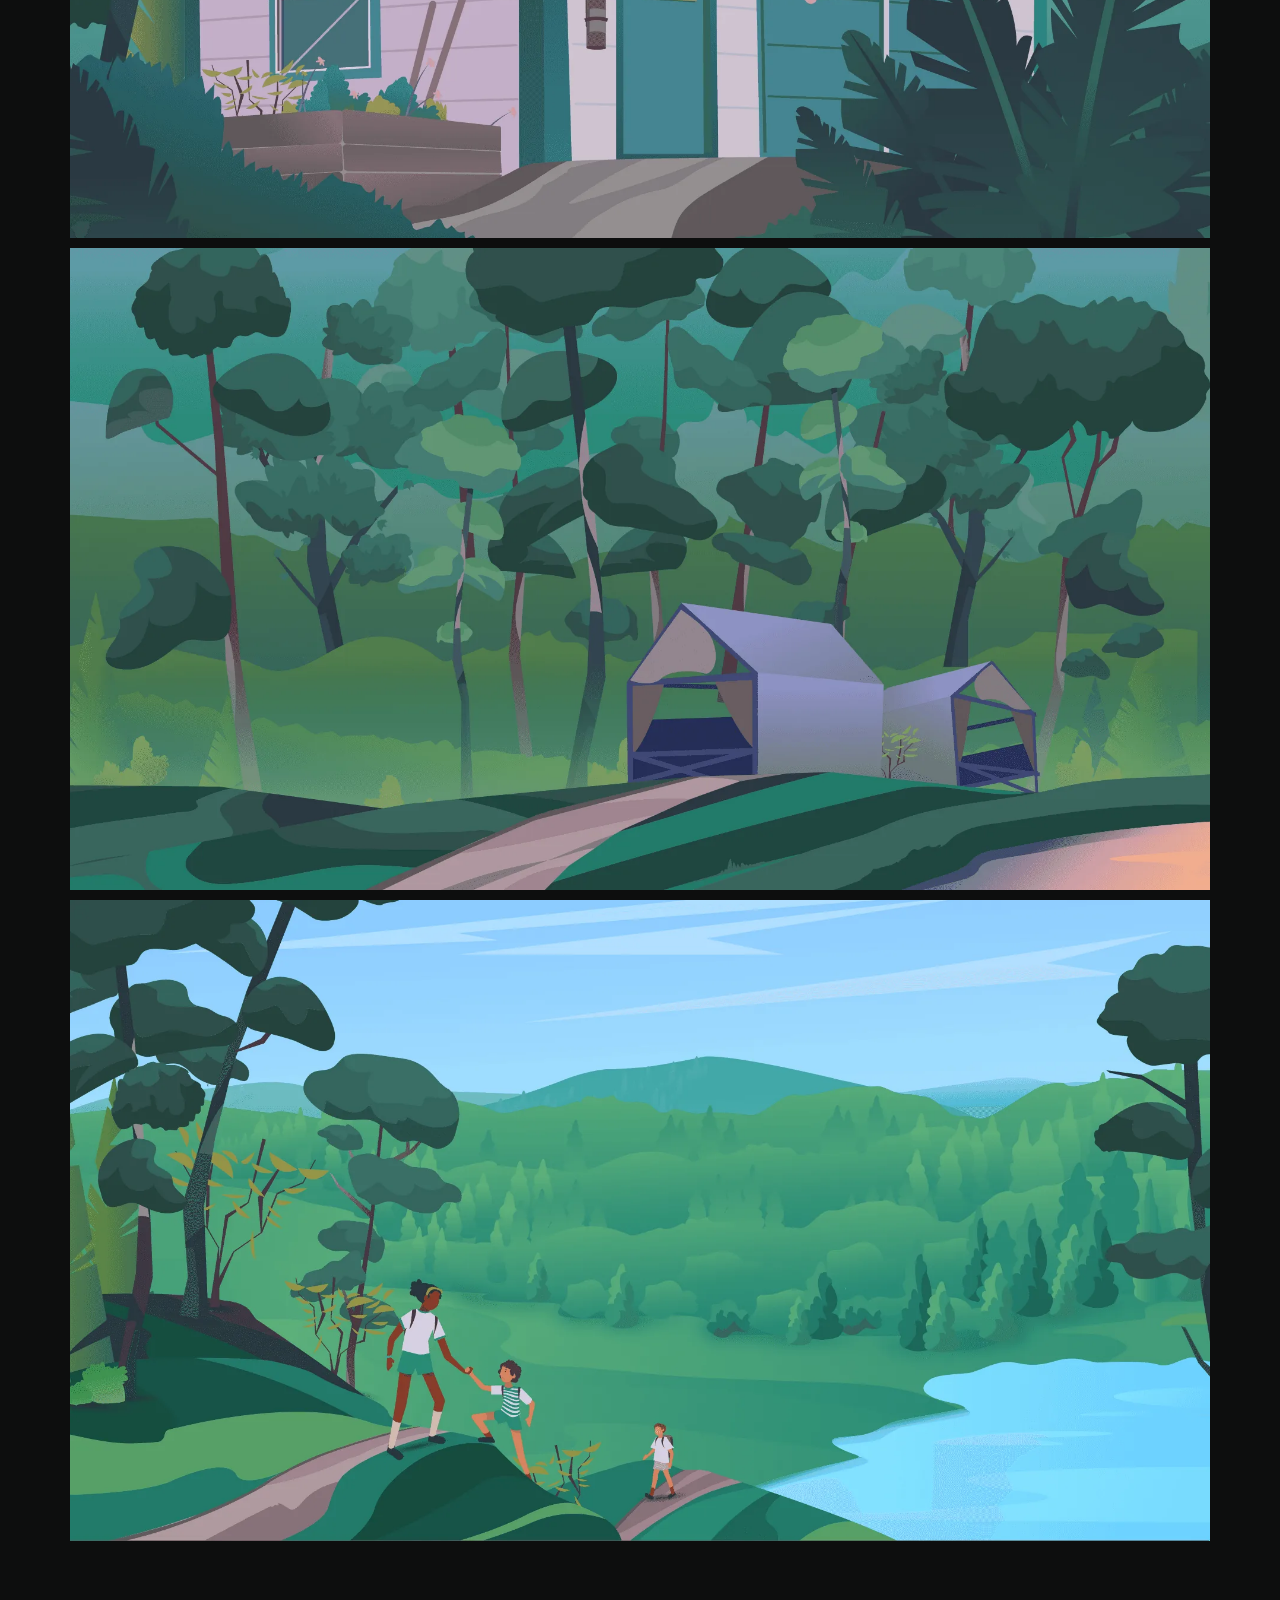
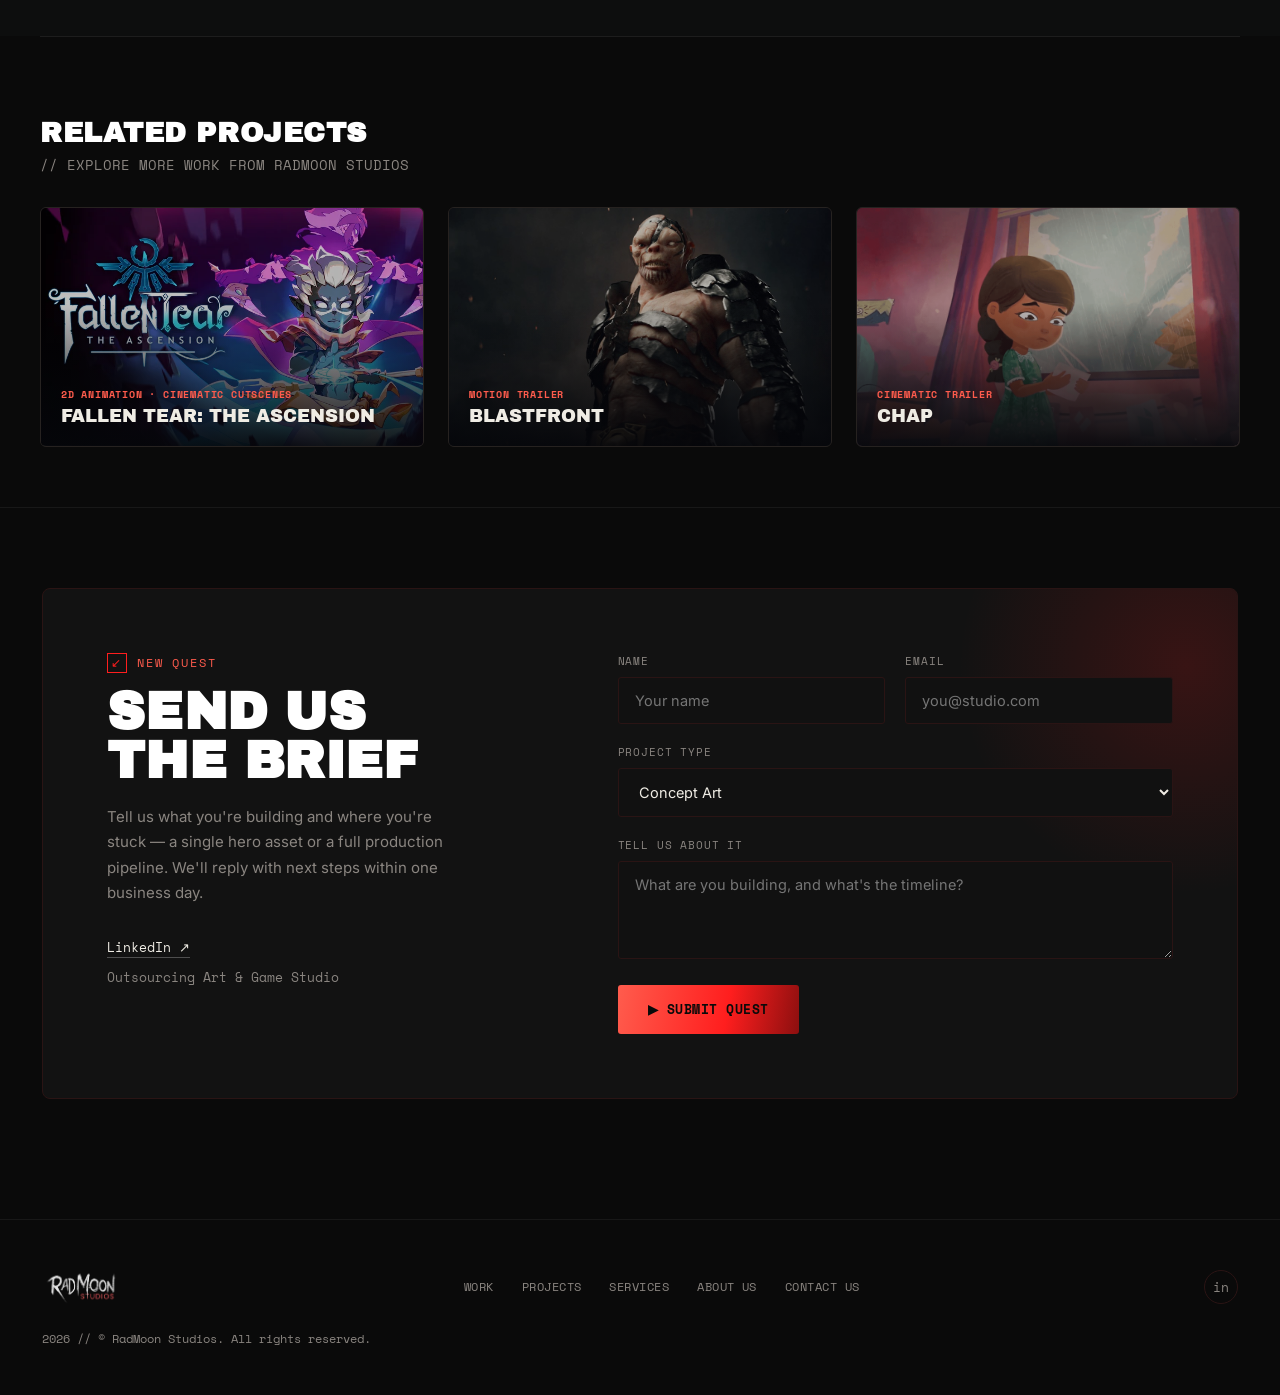
<file: aloha.html>
<!DOCTYPE html>
<html lang="en">
<head>
<meta charset="utf-8">
<meta name="viewport" content="width=device-width, initial-scale=1">
<title>RadMoon Studios</title>
<meta name="description" content="Rad Moon is an art studio specialized in film and videogames. We deliver original and engaging visual solutions rooted in our deep knowledge of the industry.">
<meta name="robots" content="max-image-preview:large">
<meta name="theme-color" content="#0a0a0a">
<link rel="canonical" href="https://radmoonstudio.com/aloha">
<link rel="icon" type="image/png" href="assets/icons/favicon.png">
<link rel="apple-touch-icon" href="assets/icons/apple-touch-icon.png">

<meta property="og:type" content="website">
<meta property="og:site_name" content="RadMoon Studios">
<meta property="og:title" content="RadMoon Studios">
<meta property="og:description" content="Rad Moon is an art studio specialized in film and videogames. We deliver original and engaging visual solutions rooted in our deep knowledge of the industry.">
<meta property="og:url" content="https://radmoonstudio.com/aloha">
<meta name="twitter:card" content="summary_large_image">
<meta name="twitter:title" content="RadMoon Studios">
<meta name="twitter:description" content="Rad Moon is an art studio specialized in film and videogames. We deliver original and engaging visual solutions rooted in our deep knowledge of the industry.">

<link rel="preload" href="assets/fonts/poppins-latin-600-normal.woff2" as="font" type="font/woff2" crossorigin>
<link rel="preload" href="assets/fonts/space-mono-latin-400-normal.woff2" as="font" type="font/woff2" crossorigin>
<link rel="stylesheet" href="assets/css/site.v1.css">
<link rel="stylesheet" href="assets/css/project.v1.css">
<script src="assets/js/site.v1.js?v=2" defer></script>
</head>
<body>

<header class="rm-global-header">
  <div class="rm-nav-inner">
    <a href="index.html" class="rm-brand" aria-label="RadMoon Studios Home">
      <img src="assets/img/logo.webp" width="163" height="80" alt="RadMoon Studios" class="rm-logo-img">
    </a>
    <nav class="rm-navlinks">
      <a href="projects.html">Projects</a>
      <a href="index.html#services">Services</a>
      <a href="index.html#about-us">About</a>
      <!-- <a href="index.html#team">Team</a> -->
    </nav>
    <a href="#contact" class="rm-navcta">Start a project</a>
  </div>
</header>

<main class="pj-main">
  <section class="pj-hero" aria-label="Aloha Fundraising">
    <video class="pj-hero-video" src="assets/video/aloha-klHyuRTPZninWpeB0tN3Wr5rw.mp4" poster="assets/video/aloha-poster-xzPkNE9tcbnUJbg6bL3Z5G5jePw.png" muted loop playsinline autoplay preload="auto"></video>
    <div class="pj-hero-inner">
      <h1 class="pj-title-text">Aloha Fundraising</h1>
      <p class="pj-tags-text">2D ANIMATION     EXPLAINER VIDEO</p>
    </div>
  </section>

  <section class="pj-content pj-flow" style="--pb:95px">
    <div class="pj-b" style="--mt:95px">
      <p class="pj-text" style="text-align:center">For the <em>Aloha Fundraising</em> project, our team handled the full 2D animation pipeline—from storyboarding and visual development to the final animated piece. We worked closely to shape the narrative, design engaging visuals, and bring the story to life through expressive motion. It was a rewarding project that showcased our team’s collaborative workflow and creative range.</p>
    </div>
    <video class="pj-b pj-m" style="--mt:47px;--ar:1140/570" src="assets/video/aloha-nXmphVwReLzDHzrUO3ctozMJdg.mp4" muted loop playsinline autoplay preload="none" controls></video>
    <div class="pj-b pj-row" style="--mt:10px;--cols:repeat(2,1fr);--gap:10px">
      <img class="pj-m" style="--ar:565/367" src="assets/img/aloha/aloha-20-20storyboard-20pg01-20v1.webp" srcset="assets/img/aloha/aloha-20-20storyboard-20pg01-20v1-sm.webp 565w, assets/img/aloha/aloha-20-20storyboard-20pg01-20v1.webp 1130w" sizes="(min-width: 1200px) 565px, (min-width: 810px) calc((100vw - 60px) / 2), calc((100vw - 60px) / 2)" width="2681" height="1740" alt="Aloha Fundraising artwork" loading="lazy" decoding="async">
      <img class="pj-m" style="--ar:565/367" src="assets/img/aloha/aloha-20-20storyboard-20pg02-20v1.webp" srcset="assets/img/aloha/aloha-20-20storyboard-20pg02-20v1-sm.webp 565w, assets/img/aloha/aloha-20-20storyboard-20pg02-20v1.webp 1130w" sizes="(min-width: 1200px) 565px, (min-width: 810px) calc((100vw - 60px) / 2), calc((100vw - 60px) / 2)" width="2681" height="1740" alt="Aloha Fundraising artwork" loading="lazy" decoding="async">
    </div>
    <div class="pj-b pj-row" style="--mt:9px;--cols:repeat(2,1fr);--gap:10px">
      <img class="pj-m" style="--ar:565/364" src="assets/img/aloha/aloha-20-20storyboard-20pg03-20v1.webp" srcset="assets/img/aloha/aloha-20-20storyboard-20pg03-20v1-sm.webp 565w, assets/img/aloha/aloha-20-20storyboard-20pg03-20v1.webp 1130w" sizes="(min-width: 1200px) 565px, (min-width: 810px) calc((100vw - 60px) / 2), calc((100vw - 60px) / 2)" width="2681" height="1728" alt="Aloha Fundraising artwork" loading="lazy" decoding="async">
      <img class="pj-m" style="--ar:565/364" src="assets/img/aloha/aloha-20-20storyboard-20pg04-20v1.webp" srcset="assets/img/aloha/aloha-20-20storyboard-20pg04-20v1-sm.webp 565w, assets/img/aloha/aloha-20-20storyboard-20pg04-20v1.webp 1130w" sizes="(min-width: 1200px) 565px, (min-width: 810px) calc((100vw - 60px) / 2), calc((100vw - 60px) / 2)" width="2681" height="1728" alt="Aloha Fundraising artwork" loading="lazy" decoding="async">
    </div>
    <div class="pj-b pj-row" style="--mt:13px;--cols:repeat(2,1fr)">
      <img class="pj-m" style="--ar:565/365" src="assets/img/aloha/aloha-20-20storyboard-20pg05-20v1.webp" srcset="assets/img/aloha/aloha-20-20storyboard-20pg05-20v1-sm.webp 565w, assets/img/aloha/aloha-20-20storyboard-20pg05-20v1.webp 1130w" sizes="(min-width: 1200px) 565px, (min-width: 810px) calc((100vw - 60px) / 2), calc((100vw - 60px) / 2)" width="2681" height="1734" alt="Aloha Fundraising artwork" loading="lazy" decoding="async">
    </div>
    <img class="pj-b pj-m" style="--mt:12px;--ar:1140/641" src="assets/img/aloha/aloha-sc-02-b.webp" srcset="assets/img/aloha/aloha-sc-02-b-sm.webp 960w, assets/img/aloha/aloha-sc-02-b.webp 1920w" sizes="(min-width: 1200px) 1140px, calc(100vw - 60px)" width="1920" height="1080" alt="Aloha Fundraising artwork" loading="lazy" decoding="async">
    <img class="pj-b pj-m" style="--mt:10px;--ar:1140/641" src="assets/img/aloha/sc-06.webp" srcset="assets/img/aloha/sc-06-sm.webp 960w, assets/img/aloha/sc-06.webp 1921w" sizes="(min-width: 1200px) 1140px, calc(100vw - 60px)" width="1921" height="1080" alt="Aloha Fundraising artwork" loading="lazy" decoding="async">
    <img class="pj-b pj-m" style="--mt:10px;--ar:1140/641" src="assets/img/aloha/artboard-1.webp" srcset="assets/img/aloha/artboard-1-sm.webp 960w, assets/img/aloha/artboard-1.webp 1920w" sizes="(min-width: 1200px) 1140px, calc(100vw - 60px)" width="1920" height="1080" alt="Aloha Fundraising artwork" loading="lazy" decoding="async">
    <img class="pj-b pj-m" style="--mt:10px;--ar:1140/641" src="assets/img/aloha/aloha-sc-04.webp" srcset="assets/img/aloha/aloha-sc-04-sm.webp 960w, assets/img/aloha/aloha-sc-04.webp 1920w" sizes="(min-width: 1200px) 1140px, calc(100vw - 60px)" width="1920" height="1080" alt="Aloha Fundraising artwork" loading="lazy" decoding="async">
    <img class="pj-b pj-m" style="--mt:10px;--ar:1140/642" src="assets/img/aloha/artboard-2.webp" srcset="assets/img/aloha/artboard-2-sm.webp 960w, assets/img/aloha/artboard-2.webp 1921w" sizes="(min-width: 1200px) 1140px, calc(100vw - 60px)" width="1921" height="1081" alt="Aloha Fundraising artwork" loading="lazy" decoding="async">
    <img class="pj-b pj-m" style="--mt:10px;--ar:1140/641" src="assets/img/aloha/aloha-sc-03-a.webp" srcset="assets/img/aloha/aloha-sc-03-a-sm.webp 960w, assets/img/aloha/aloha-sc-03-a.webp 1920w" sizes="(min-width: 1200px) 1140px, calc(100vw - 60px)" width="1920" height="1080" alt="Aloha Fundraising artwork" loading="lazy" decoding="async">
  </section>
</main>

<div class="rm-related-container">
  <section class="related-section">
      <div class="section-head">
        <div>
          <h2>Related Projects</h2>
          <p>// EXPLORE MORE WORK FROM RADMOON STUDIOS</p>
        </div>
      </div>
      <div class="related-grid">
        <a href="fallentear.html" class="related-card">
          <img src="assets/img/related/fallentear.webp" alt="Fallen Tear: The Ascension" loading="lazy" decoding="async">
          <div class="related-overlay">
            <div class="related-cat">2D Animation · Cinematic Cutscenes</div>
            <div class="related-title">Fallen Tear: The Ascension</div>
          </div>
        </a>
        <a href="blastfront.html" class="related-card">
          <img src="assets/img/related/blastfront.jpg" alt="BlastFront Trailer" style="--pos: 48.8% 8%;" loading="lazy" decoding="async">
          <div class="related-overlay">
            <div class="related-cat">Motion Trailer</div>
            <div class="related-title">BlastFront</div>
          </div>
        </a>
        <a href="chap.html" class="related-card">
          <img src="assets/img/related/chap.png" alt="CHAP Trailer" loading="lazy" decoding="async">
          <div class="related-overlay">
            <div class="related-cat">Cinematic Trailer</div>
            <div class="related-title">CHAP</div>
          </div>
        </a>
      </div>
    </section>
</div>

<section class="rm-contact-section" id="contact">
  <div class="rm-wrap">
    <div class="rm-brief">
      <div class="rm-brief-copy">
        <div class="rm-eyebrow"><span class="rm-arrow-mark">↙</span>New quest</div>
        <h2 class="rm-section-title">Send Us<br>The Brief</h2>
        <p>Tell us what you're building and where you're stuck — a single hero asset or a full production pipeline. We'll reply with next steps within one business day.</p>
        <div class="rm-brief-meta">
          <a href="https://www.linkedin.com/company/radmoonstudios" target="_blank" rel="noopener">LinkedIn ↗</a>
          <span>Outsourcing Art &amp; Game Studio</span>
        </div>
      </div>
      <form class="rm-form">
        <div class="rm-field-row">
          <div class="rm-field">
            <label for="c_name">Name</label>
            <input id="c_name" type="text" placeholder="Your name" required>
          </div>
          <div class="rm-field">
            <label for="c_email">Email</label>
            <input id="c_email" type="email" placeholder="you@studio.com" required>
          </div>
        </div>
        <div class="rm-field">
          <label for="c_project">Project type</label>
          <select id="c_project">
            <option>Concept Art</option>
            <option>3D Characters / Props</option>
            <option>Rigging</option>
            <option>Animation</option>
            <option>Full pipeline</option>
          </select>
        </div>
        <div class="rm-field">
          <label for="c_message">Tell us about it</label>
          <textarea id="c_message" rows="4" placeholder="What are you building, and what's the timeline?" required></textarea>
        </div>
        <button type="submit" class="rm-submit-btn">▶ Submit Quest</button>
      </form>
    </div>
  </div>
</section>

<footer class="rm-global-footer">
  <div class="rm-wrap rm-footer-inner">
    <a href="index.html" class="rm-footer-brand" aria-label="RadMoon Studios Home"><img src="assets/img/logo.webp" width="163" height="80" alt="RadMoon Studios" class="rm-footer-logo"></a>
    <div class="rm-footer-links">
      <a href="index.html#work">Work</a>
      <a href="projects.html">Projects</a>
      <a href="index.html#services">Services</a>
      <a href="index.html#about-us">About Us</a>
      <!-- <a href="index.html#team">Team</a> -->
      <a href="#contact">Contact Us</a>
    </div>
    <div class="rm-footer-social">
      <a href="https://www.linkedin.com/company/radmoonstudios" target="_blank" rel="noopener" aria-label="LinkedIn">in</a>
    </div>
  </div>
  <div class="rm-wrap">
    <div class="rm-footer-copy">2026 // © RadMoon Studios. All rights reserved.</div>
  </div>
</footer>

<div id="rmGalleryModal" class="rm-gallery-modal" aria-hidden="true">
  <div class="rm-gallery-backdrop" id="rmGalleryBackdrop"></div>
  <button type="button" class="rm-gallery-close" id="rmGalleryClose" aria-label="Close Gallery">&times;</button>
  <button type="button" class="rm-gallery-nav rm-gallery-prev" id="rmGalleryPrev" aria-label="Previous Item">
    <svg width="24" height="24" viewBox="0 0 24 24" fill="none" stroke="currentColor" stroke-width="2.5" stroke-linecap="round" stroke-linejoin="round"><polyline points="15 18 9 12 15 6"></polyline></svg>
  </button>
  <button type="button" class="rm-gallery-nav rm-gallery-next" id="rmGalleryNext" aria-label="Next Item">
    <svg width="24" height="24" viewBox="0 0 24 24" fill="none" stroke="currentColor" stroke-width="2.5" stroke-linecap="round" stroke-linejoin="round"><polyline points="9 18 15 12 9 6"></polyline></svg>
  </button>
  <div class="rm-gallery-container">
    <div class="rm-gallery-main-wrap">
      <img id="rmGalleryMainImg" alt="Project Artwork" class="rm-gallery-main-img rm-media-hidden">
      <video id="rmGalleryMainVideo" controls playsinline class="rm-gallery-main-video rm-media-hidden"></video>
    </div>
    <div class="rm-gallery-bottom-bar">
      <div id="rmGalleryCounter" class="rm-gallery-counter">1 / 1</div>
      <div id="rmGalleryThumbs" class="rm-gallery-thumbs-strip"></div>
    </div>
  </div>
</div>

</body>
</html>
</file>
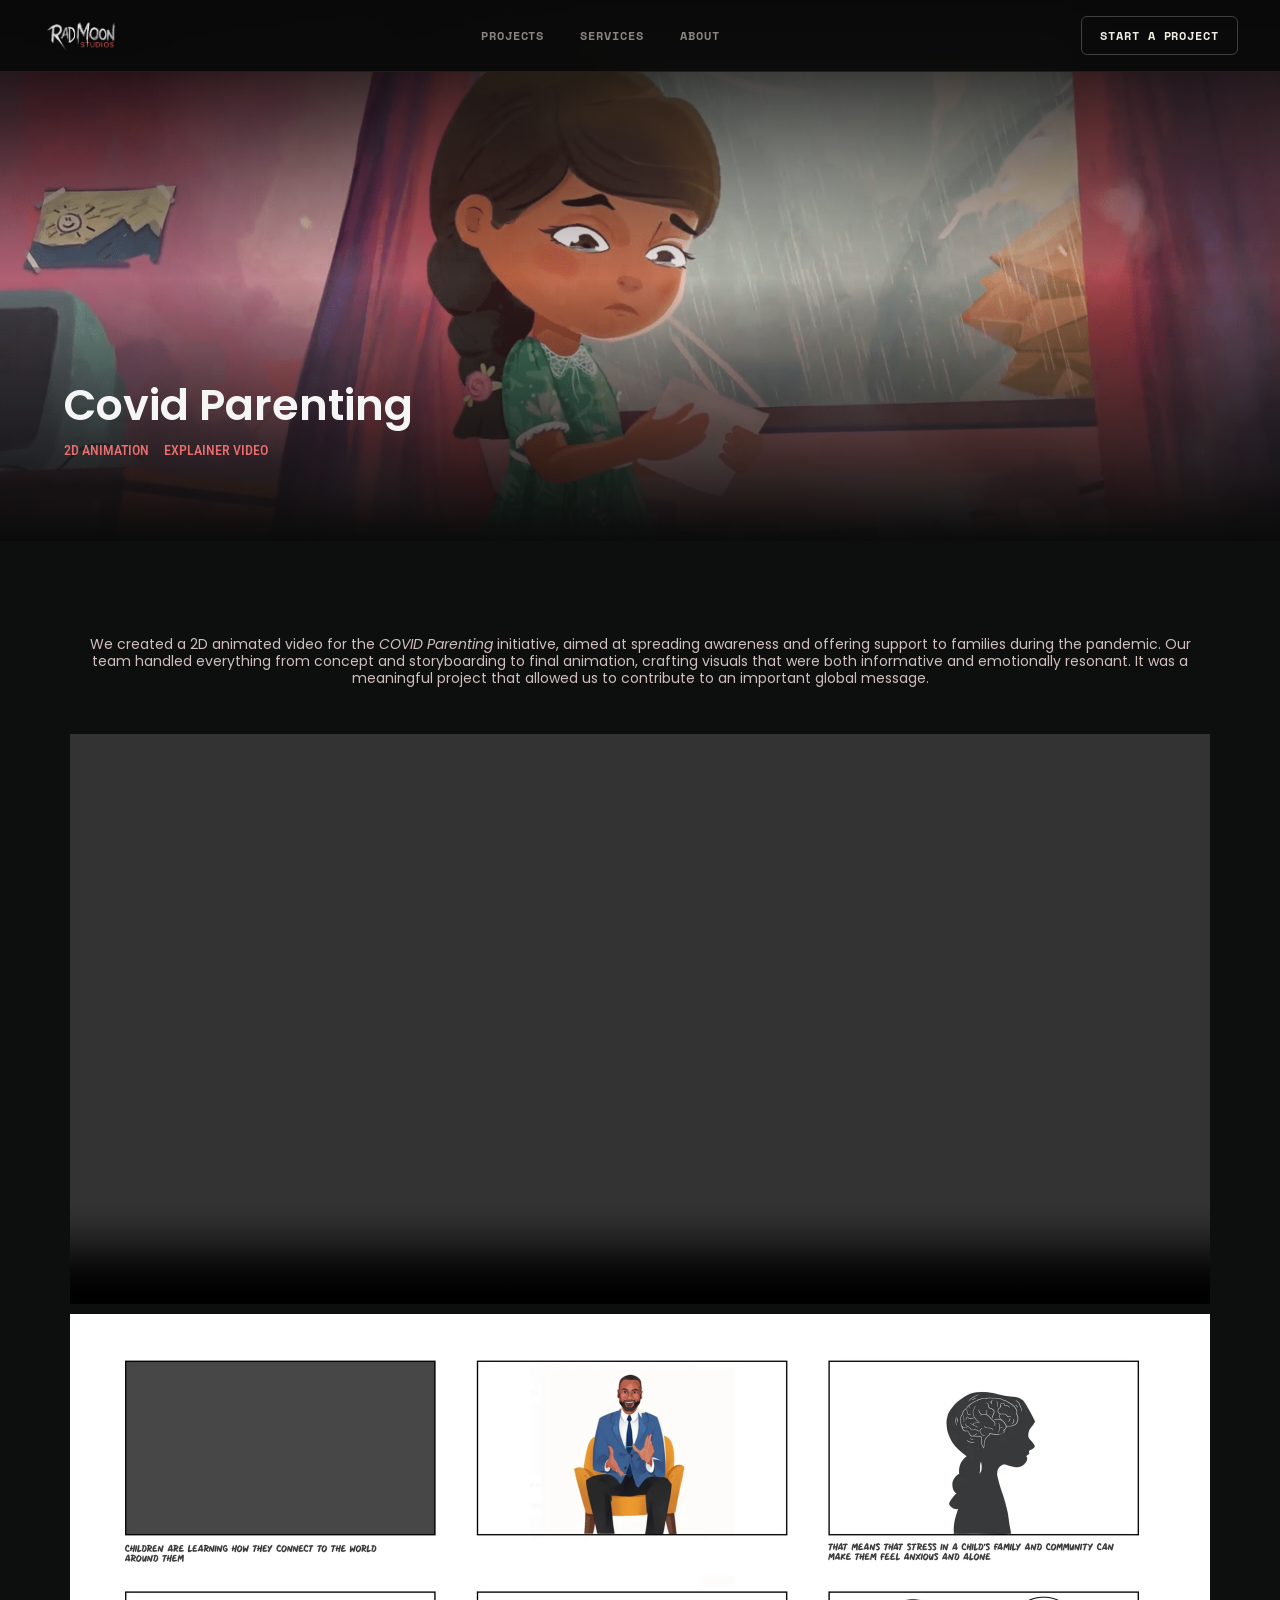
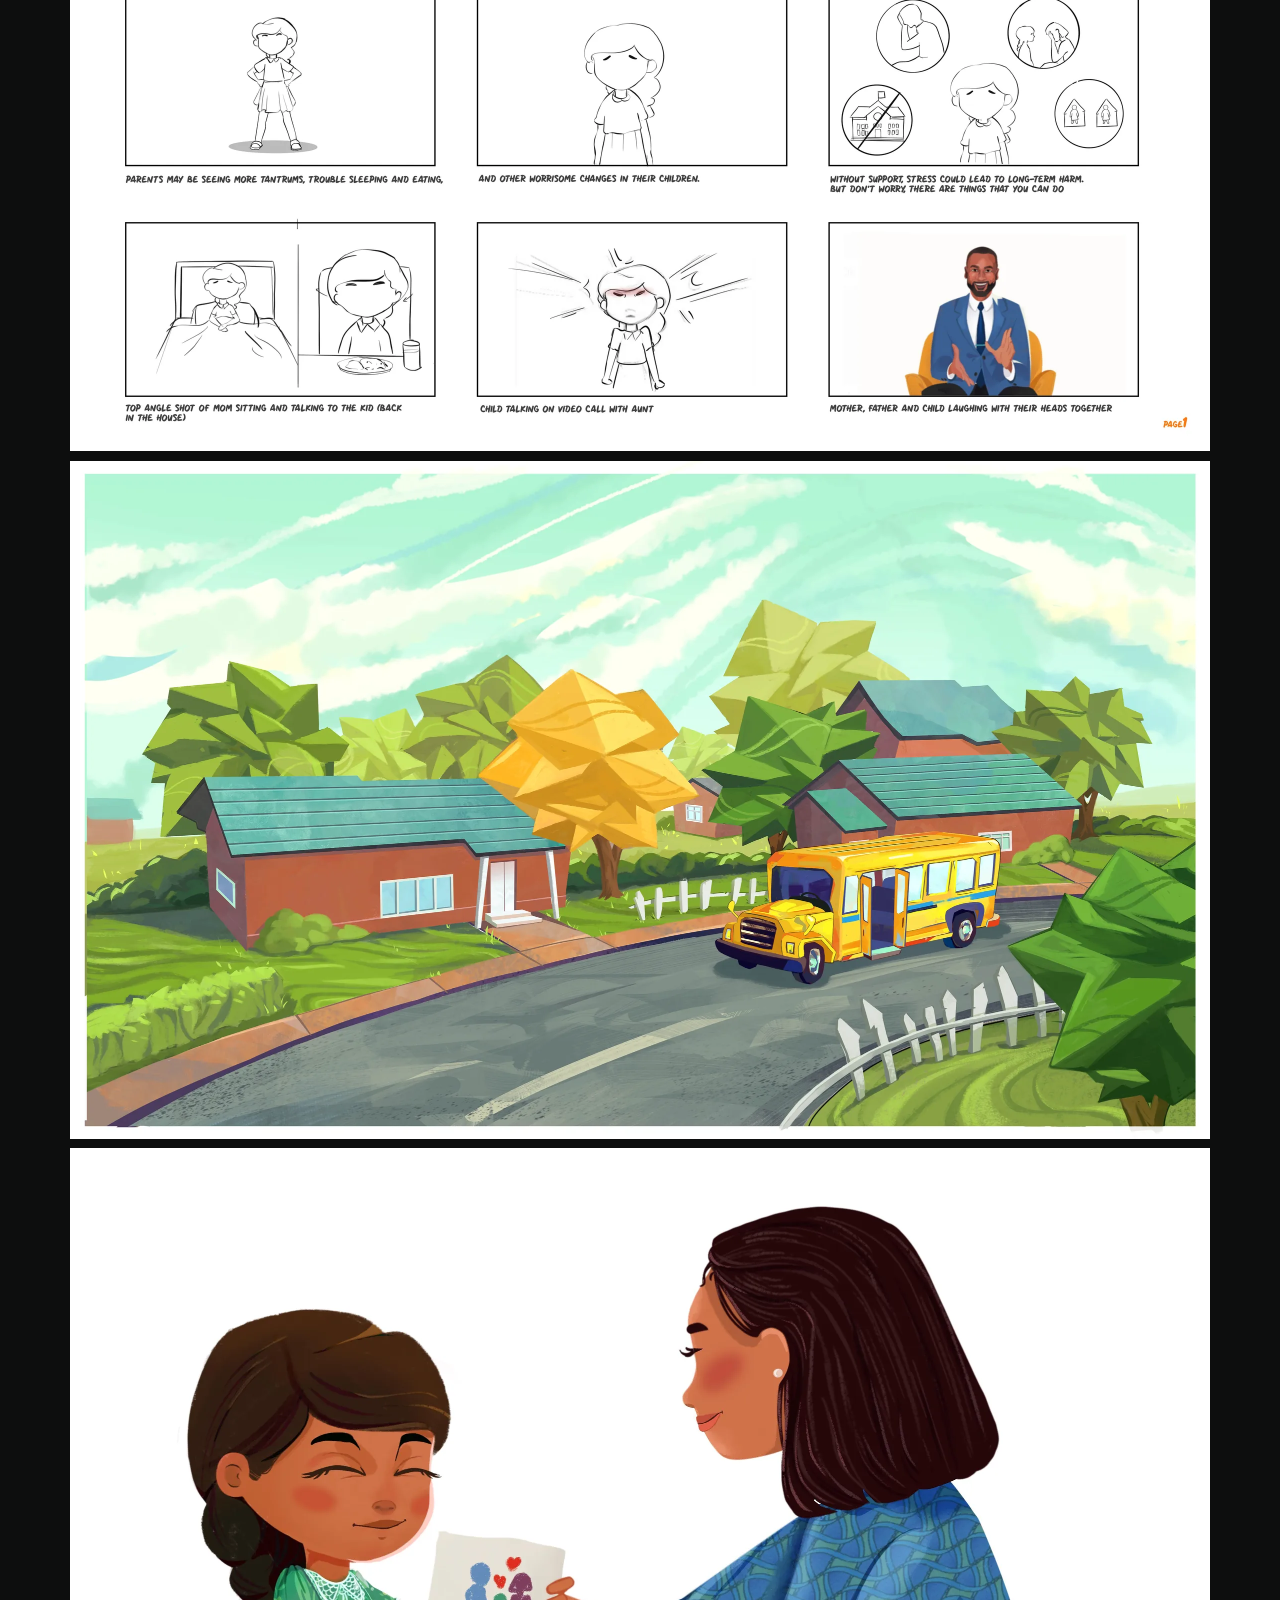
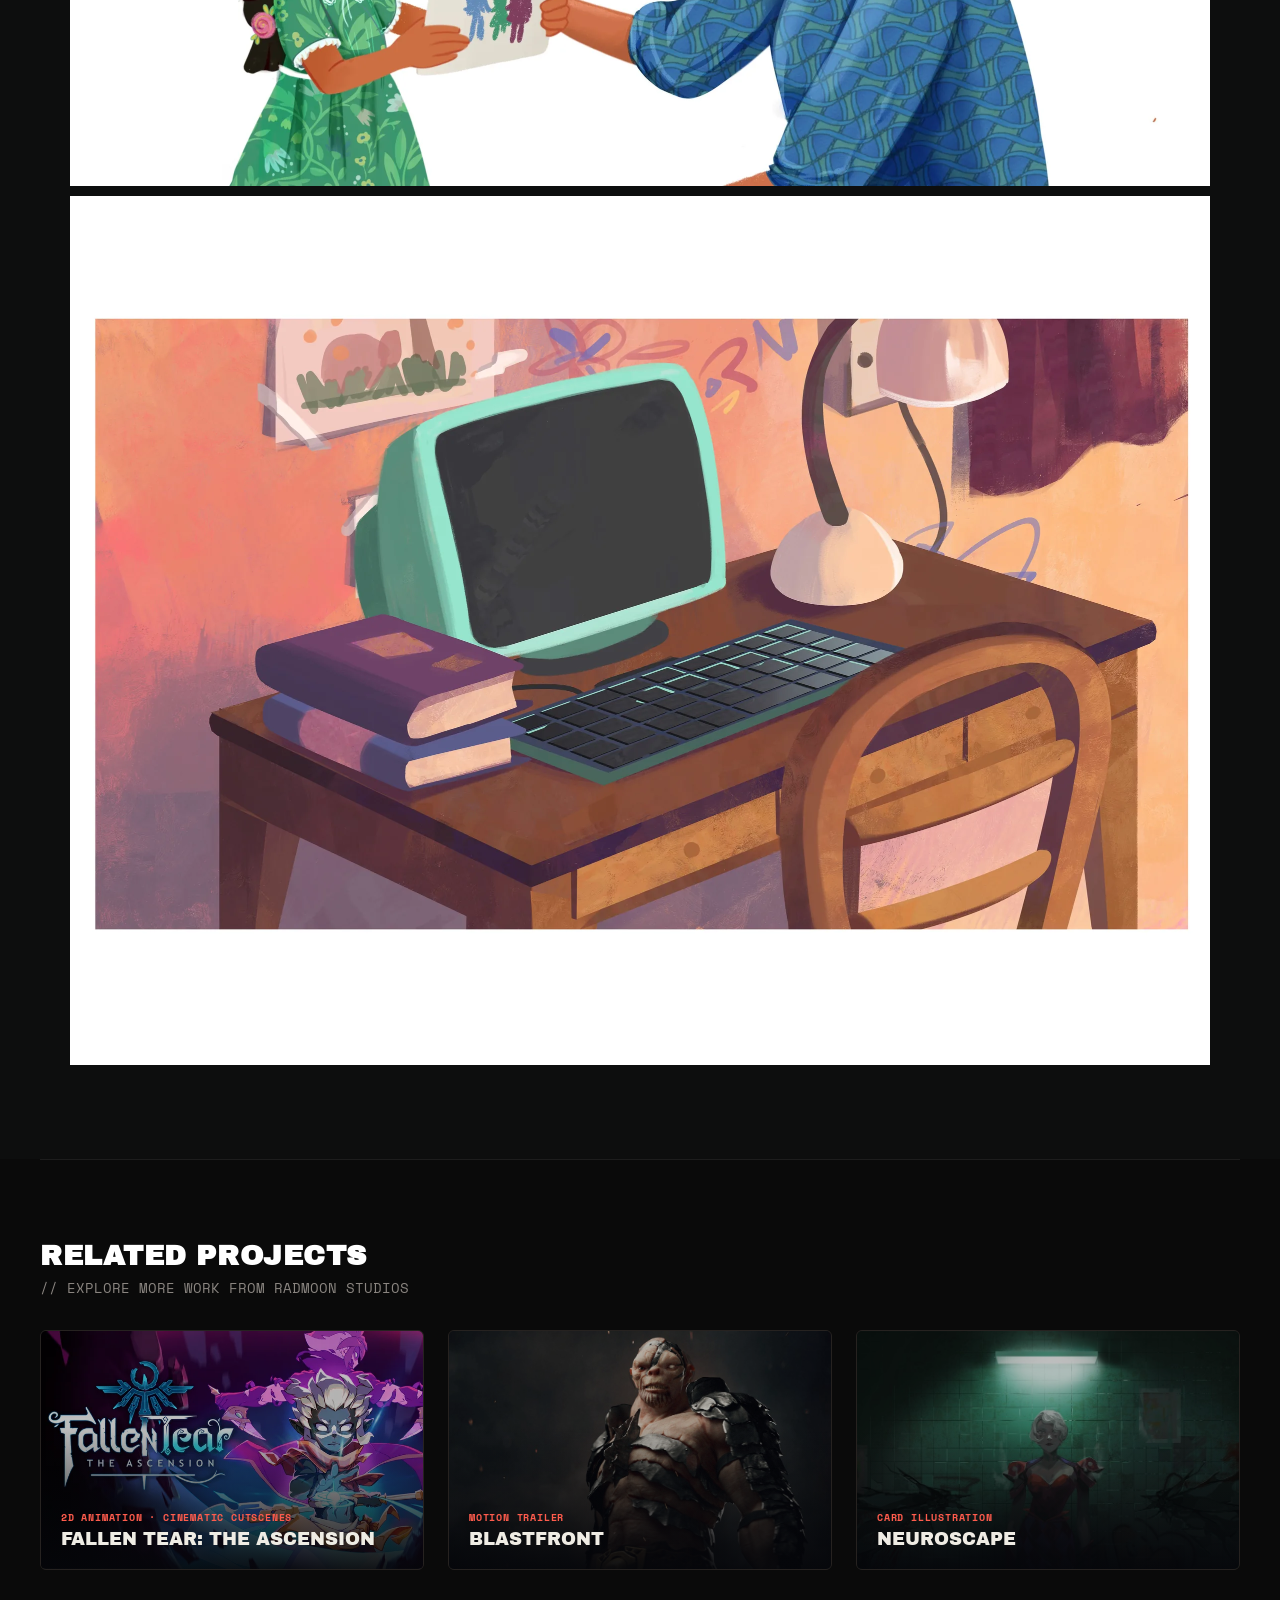
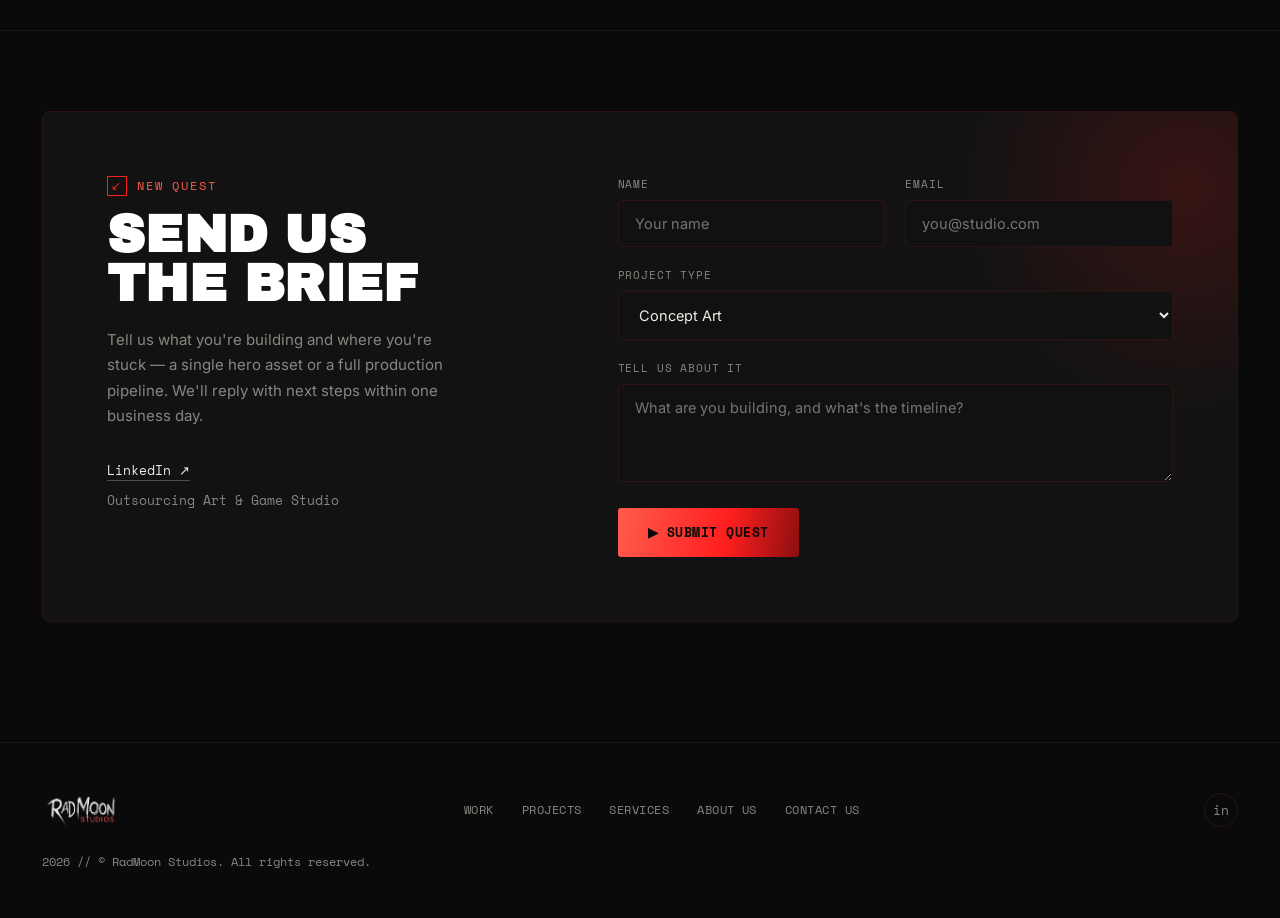
<file: chap.html>
<!DOCTYPE html>
<html lang="en">
<head>
<meta charset="utf-8">
<meta name="viewport" content="width=device-width, initial-scale=1">
<title>RadMoon Studios</title>
<meta name="description" content="Rad Moon is an art studio specialized in film and videogames. We deliver original and engaging visual solutions rooted in our deep knowledge of the industry.">
<meta name="robots" content="max-image-preview:large">
<meta name="theme-color" content="#0a0a0a">
<link rel="canonical" href="https://radmoonstudio.com/chap">
<link rel="icon" type="image/png" href="assets/icons/favicon.png">
<link rel="apple-touch-icon" href="assets/icons/apple-touch-icon.png">

<meta property="og:type" content="website">
<meta property="og:site_name" content="RadMoon Studios">
<meta property="og:title" content="RadMoon Studios">
<meta property="og:description" content="Rad Moon is an art studio specialized in film and videogames. We deliver original and engaging visual solutions rooted in our deep knowledge of the industry.">
<meta property="og:url" content="https://radmoonstudio.com/chap">
<meta name="twitter:card" content="summary_large_image">
<meta name="twitter:title" content="RadMoon Studios">
<meta name="twitter:description" content="Rad Moon is an art studio specialized in film and videogames. We deliver original and engaging visual solutions rooted in our deep knowledge of the industry.">

<link rel="preload" href="assets/fonts/poppins-latin-600-normal.woff2" as="font" type="font/woff2" crossorigin>
<link rel="preload" href="assets/fonts/space-mono-latin-400-normal.woff2" as="font" type="font/woff2" crossorigin>
<link rel="stylesheet" href="assets/css/site.v1.css">
<link rel="stylesheet" href="assets/css/project.v1.css">
<script src="assets/js/site.v1.js?v=2" defer></script>
</head>
<body>

<header class="rm-global-header">
  <div class="rm-nav-inner">
    <a href="index.html" class="rm-brand" aria-label="RadMoon Studios Home">
      <img src="assets/img/logo.webp" width="163" height="80" alt="RadMoon Studios" class="rm-logo-img">
    </a>
    <nav class="rm-navlinks">
      <a href="projects.html">Projects</a>
      <a href="index.html#services">Services</a>
      <a href="index.html#about-us">About</a>
      <!-- <a href="index.html#team">Team</a> -->
    </nav>
    <a href="#contact" class="rm-navcta">Start a project</a>
  </div>
</header>

<main class="pj-main">
  <section class="pj-hero" aria-label="Covid Parenting">
    <video class="pj-hero-video" src="assets/video/chap-BdW3IqL10d3ecaTgZ1SsVcVGY.mp4" poster="assets/video/chap-poster-q7OMNgatLPoVm8iVJzaMyys0FA.png" muted loop playsinline autoplay preload="auto"></video>
    <div class="pj-hero-inner">
      <h1 class="pj-title-text">Covid Parenting</h1>
      <p class="pj-tags-text">2D ANIMATION     EXPLAINER VIDEO</p>
    </div>
  </section>

  <section class="pj-content pj-flow" style="--pb:94px">
    <div class="pj-b" style="--mt:95px">
      <p class="pj-text" style="text-align:center">We created a 2D animated video for the <em>COVID Parenting</em> initiative, aimed at spreading awareness and offering support to families during the pandemic. Our team handled everything from concept and storyboarding to final animation, crafting visuals that were both informative and emotionally resonant. It was a meaningful project that allowed us to contribute to an important global message.</p>
    </div>
    <video class="pj-b pj-m" style="--mt:47px;--ar:1140/570" src="assets/video/chap-QhVV4JFvUioTrpWLPkkqEdvcGA.mp4" muted loop playsinline autoplay preload="none" controls></video>
    <img class="pj-b pj-m" style="--mt:10px;--ar:1140/737" src="assets/img/chap/mh-storyboard-page3-v2.webp" srcset="assets/img/chap/mh-storyboard-page3-v2-sm.webp 960w, assets/img/chap/mh-storyboard-page3-v2.webp 2280w" sizes="(min-width: 1200px) 1140px, calc(100vw - 60px)" width="7000" height="4524" alt="Covid Parenting artwork" loading="lazy" decoding="async">
    <img class="pj-b pj-m" style="--mt:10px;--ar:1140/678" src="assets/img/chap/mh-scene1-2-door-open.webp" srcset="assets/img/chap/mh-scene1-2-door-open-sm.webp 960w, assets/img/chap/mh-scene1-2-door-open.webp 2280w" sizes="(min-width: 1200px) 1140px, calc(100vw - 60px)" width="11105" height="6600" alt="Covid Parenting artwork" loading="lazy" decoding="async">
    <img class="pj-b pj-m" style="--mt:9px;--ar:1140/638" src="assets/img/chap/unnamed.webp" srcset="assets/img/chap/unnamed-sm.webp 960w, assets/img/chap/unnamed.webp 2280w" sizes="(min-width: 1200px) 1140px, calc(100vw - 60px)" width="3840" height="2148" alt="Covid Parenting artwork" loading="lazy" decoding="async">
    <img class="pj-b pj-m" style="--mt:10px;--ar:1140/869" src="assets/img/chap/mh-scene13-v2.webp" srcset="assets/img/chap/mh-scene13-v2-sm.webp 960w, assets/img/chap/mh-scene13-v2.webp 2280w" sizes="(min-width: 1200px) 1140px, calc(100vw - 60px)" width="6300" height="4800" alt="Covid Parenting artwork" loading="lazy" decoding="async">
  </section>
</main>

<div class="rm-related-container">
  <section class="related-section">
      <div class="section-head">
        <div>
          <h2>Related Projects</h2>
          <p>// EXPLORE MORE WORK FROM RADMOON STUDIOS</p>
        </div>
      </div>
      <div class="related-grid">
        <a href="fallentear.html" class="related-card">
          <img src="assets/img/related/fallentear.webp" alt="Fallen Tear: The Ascension" loading="lazy" decoding="async">
          <div class="related-overlay">
            <div class="related-cat">2D Animation · Cinematic Cutscenes</div>
            <div class="related-title">Fallen Tear: The Ascension</div>
          </div>
        </a>
        <a href="blastfront.html" class="related-card">
          <img src="assets/img/related/blastfront.jpg" alt="BlastFront Trailer" style="--pos: 48.8% 8%;" loading="lazy" decoding="async">
          <div class="related-overlay">
            <div class="related-cat">Motion Trailer</div>
            <div class="related-title">BlastFront</div>
          </div>
        </a>
        <a href="neuroscape.html" class="related-card">
          <img src="assets/img/related/neuroscape.jpg" alt="Neuroscape" loading="lazy" decoding="async">
          <div class="related-overlay">
            <div class="related-cat">Card Illustration</div>
            <div class="related-title">Neuroscape</div>
          </div>
        </a>
      </div>
    </section>
</div>

<section class="rm-contact-section" id="contact">
  <div class="rm-wrap">
    <div class="rm-brief">
      <div class="rm-brief-copy">
        <div class="rm-eyebrow"><span class="rm-arrow-mark">↙</span>New quest</div>
        <h2 class="rm-section-title">Send Us<br>The Brief</h2>
        <p>Tell us what you're building and where you're stuck — a single hero asset or a full production pipeline. We'll reply with next steps within one business day.</p>
        <div class="rm-brief-meta">
          <a href="https://www.linkedin.com/company/radmoonstudios" target="_blank" rel="noopener">LinkedIn ↗</a>
          <span>Outsourcing Art &amp; Game Studio</span>
        </div>
      </div>
      <form class="rm-form">
        <div class="rm-field-row">
          <div class="rm-field">
            <label for="c_name">Name</label>
            <input id="c_name" type="text" placeholder="Your name" required>
          </div>
          <div class="rm-field">
            <label for="c_email">Email</label>
            <input id="c_email" type="email" placeholder="you@studio.com" required>
          </div>
        </div>
        <div class="rm-field">
          <label for="c_project">Project type</label>
          <select id="c_project">
            <option>Concept Art</option>
            <option>3D Characters / Props</option>
            <option>Rigging</option>
            <option>Animation</option>
            <option>Full pipeline</option>
          </select>
        </div>
        <div class="rm-field">
          <label for="c_message">Tell us about it</label>
          <textarea id="c_message" rows="4" placeholder="What are you building, and what's the timeline?" required></textarea>
        </div>
        <button type="submit" class="rm-submit-btn">▶ Submit Quest</button>
      </form>
    </div>
  </div>
</section>

<footer class="rm-global-footer">
  <div class="rm-wrap rm-footer-inner">
    <a href="index.html" class="rm-footer-brand" aria-label="RadMoon Studios Home"><img src="assets/img/logo.webp" width="163" height="80" alt="RadMoon Studios" class="rm-footer-logo"></a>
    <div class="rm-footer-links">
      <a href="index.html#work">Work</a>
      <a href="projects.html">Projects</a>
      <a href="index.html#services">Services</a>
      <a href="index.html#about-us">About Us</a>
      <!-- <a href="index.html#team">Team</a> -->
      <a href="#contact">Contact Us</a>
    </div>
    <div class="rm-footer-social">
      <a href="https://www.linkedin.com/company/radmoonstudios" target="_blank" rel="noopener" aria-label="LinkedIn">in</a>
    </div>
  </div>
  <div class="rm-wrap">
    <div class="rm-footer-copy">2026 // © RadMoon Studios. All rights reserved.</div>
  </div>
</footer>

<div id="rmGalleryModal" class="rm-gallery-modal" aria-hidden="true">
  <div class="rm-gallery-backdrop" id="rmGalleryBackdrop"></div>
  <button type="button" class="rm-gallery-close" id="rmGalleryClose" aria-label="Close Gallery">&times;</button>
  <button type="button" class="rm-gallery-nav rm-gallery-prev" id="rmGalleryPrev" aria-label="Previous Item">
    <svg width="24" height="24" viewBox="0 0 24 24" fill="none" stroke="currentColor" stroke-width="2.5" stroke-linecap="round" stroke-linejoin="round"><polyline points="15 18 9 12 15 6"></polyline></svg>
  </button>
  <button type="button" class="rm-gallery-nav rm-gallery-next" id="rmGalleryNext" aria-label="Next Item">
    <svg width="24" height="24" viewBox="0 0 24 24" fill="none" stroke="currentColor" stroke-width="2.5" stroke-linecap="round" stroke-linejoin="round"><polyline points="9 18 15 12 9 6"></polyline></svg>
  </button>
  <div class="rm-gallery-container">
    <div class="rm-gallery-main-wrap">
      <img id="rmGalleryMainImg" alt="Project Artwork" class="rm-gallery-main-img rm-media-hidden">
      <video id="rmGalleryMainVideo" controls playsinline class="rm-gallery-main-video rm-media-hidden"></video>
    </div>
    <div class="rm-gallery-bottom-bar">
      <div id="rmGalleryCounter" class="rm-gallery-counter">1 / 1</div>
      <div id="rmGalleryThumbs" class="rm-gallery-thumbs-strip"></div>
    </div>
  </div>
</div>

</body>
</html>
</file>
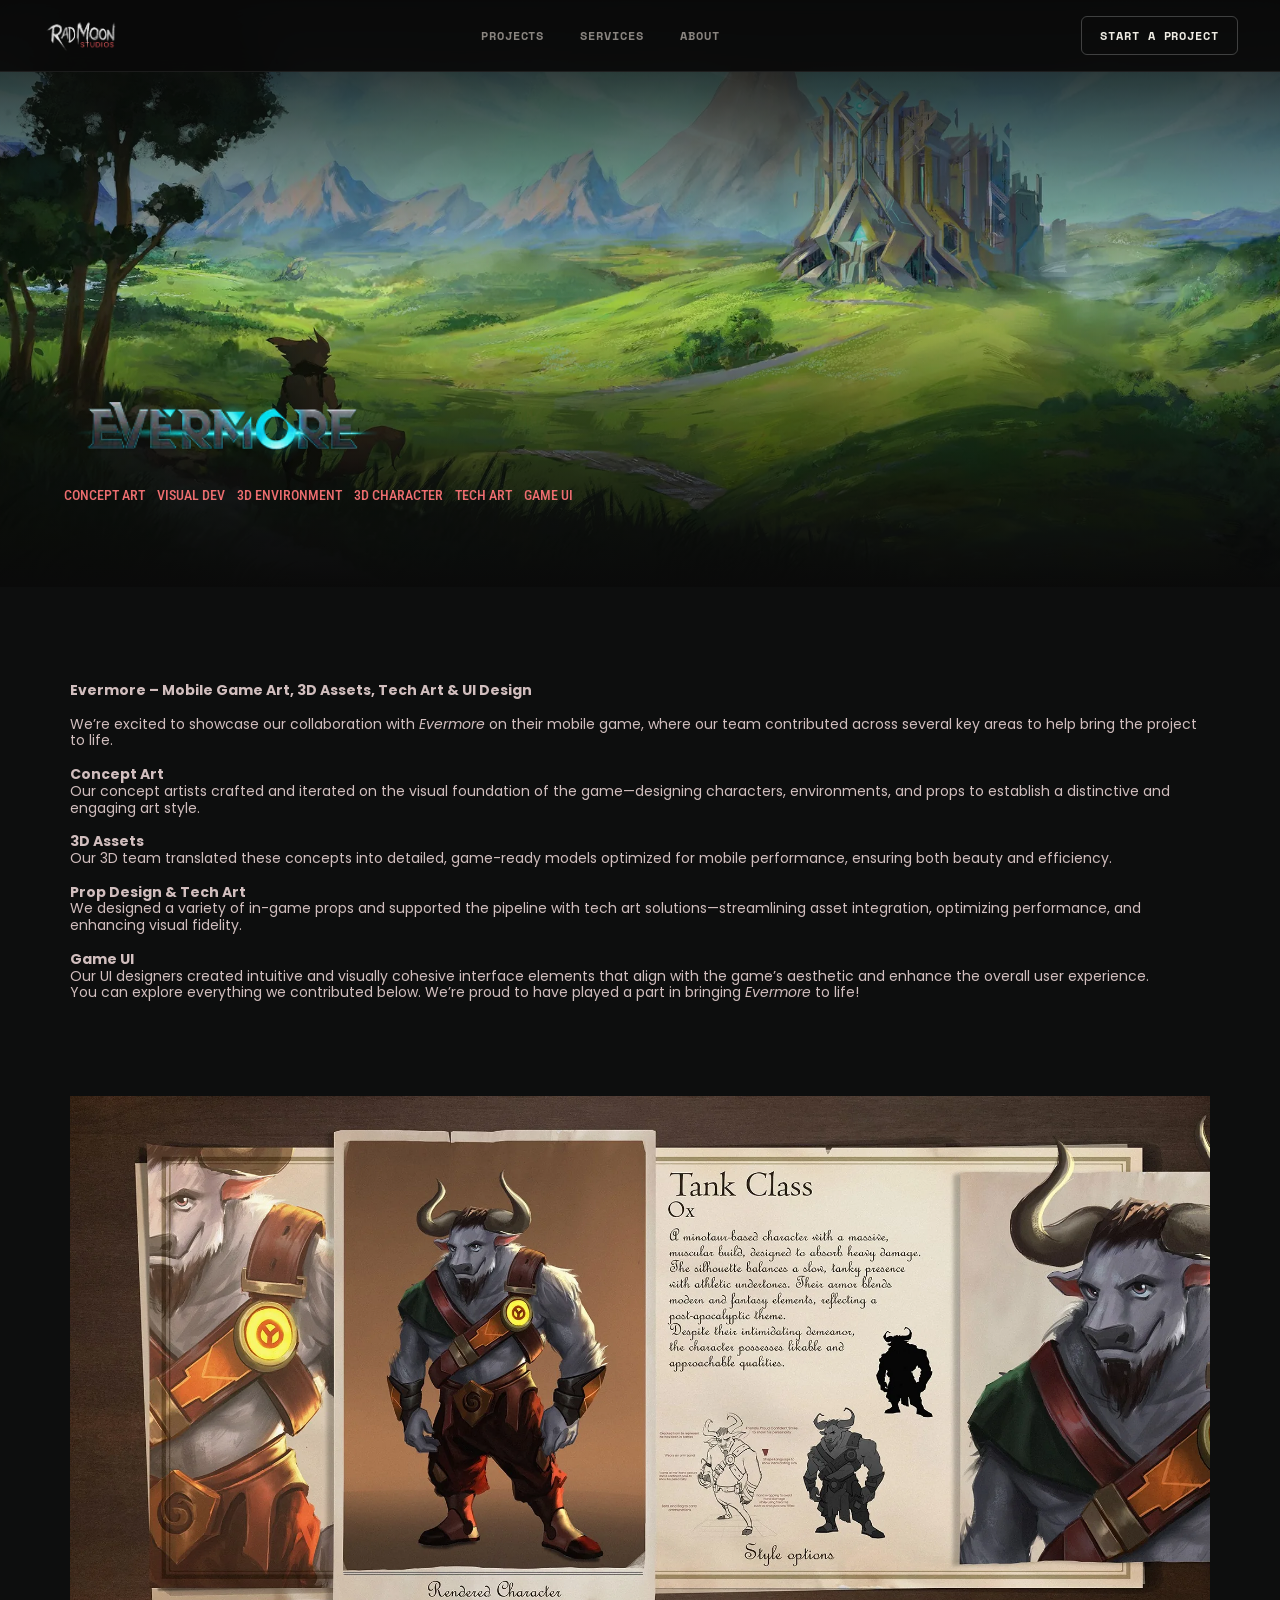
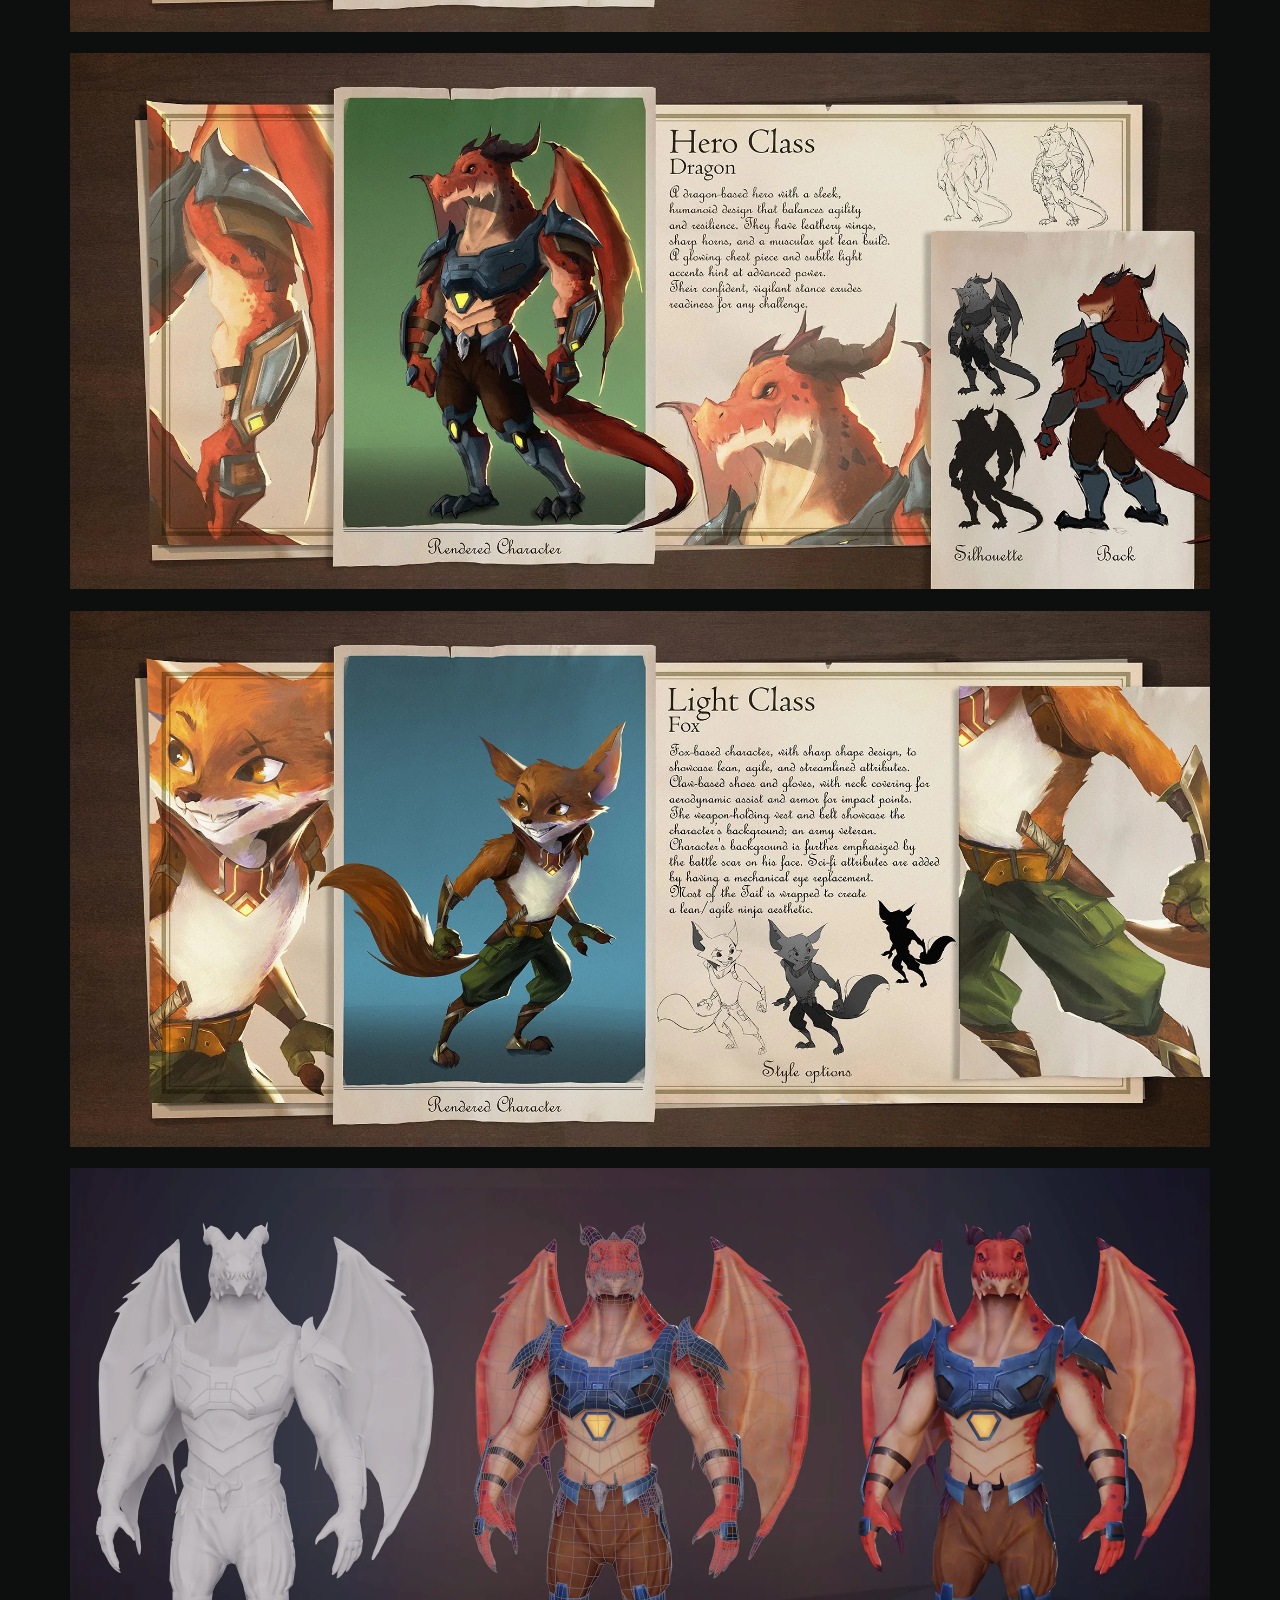
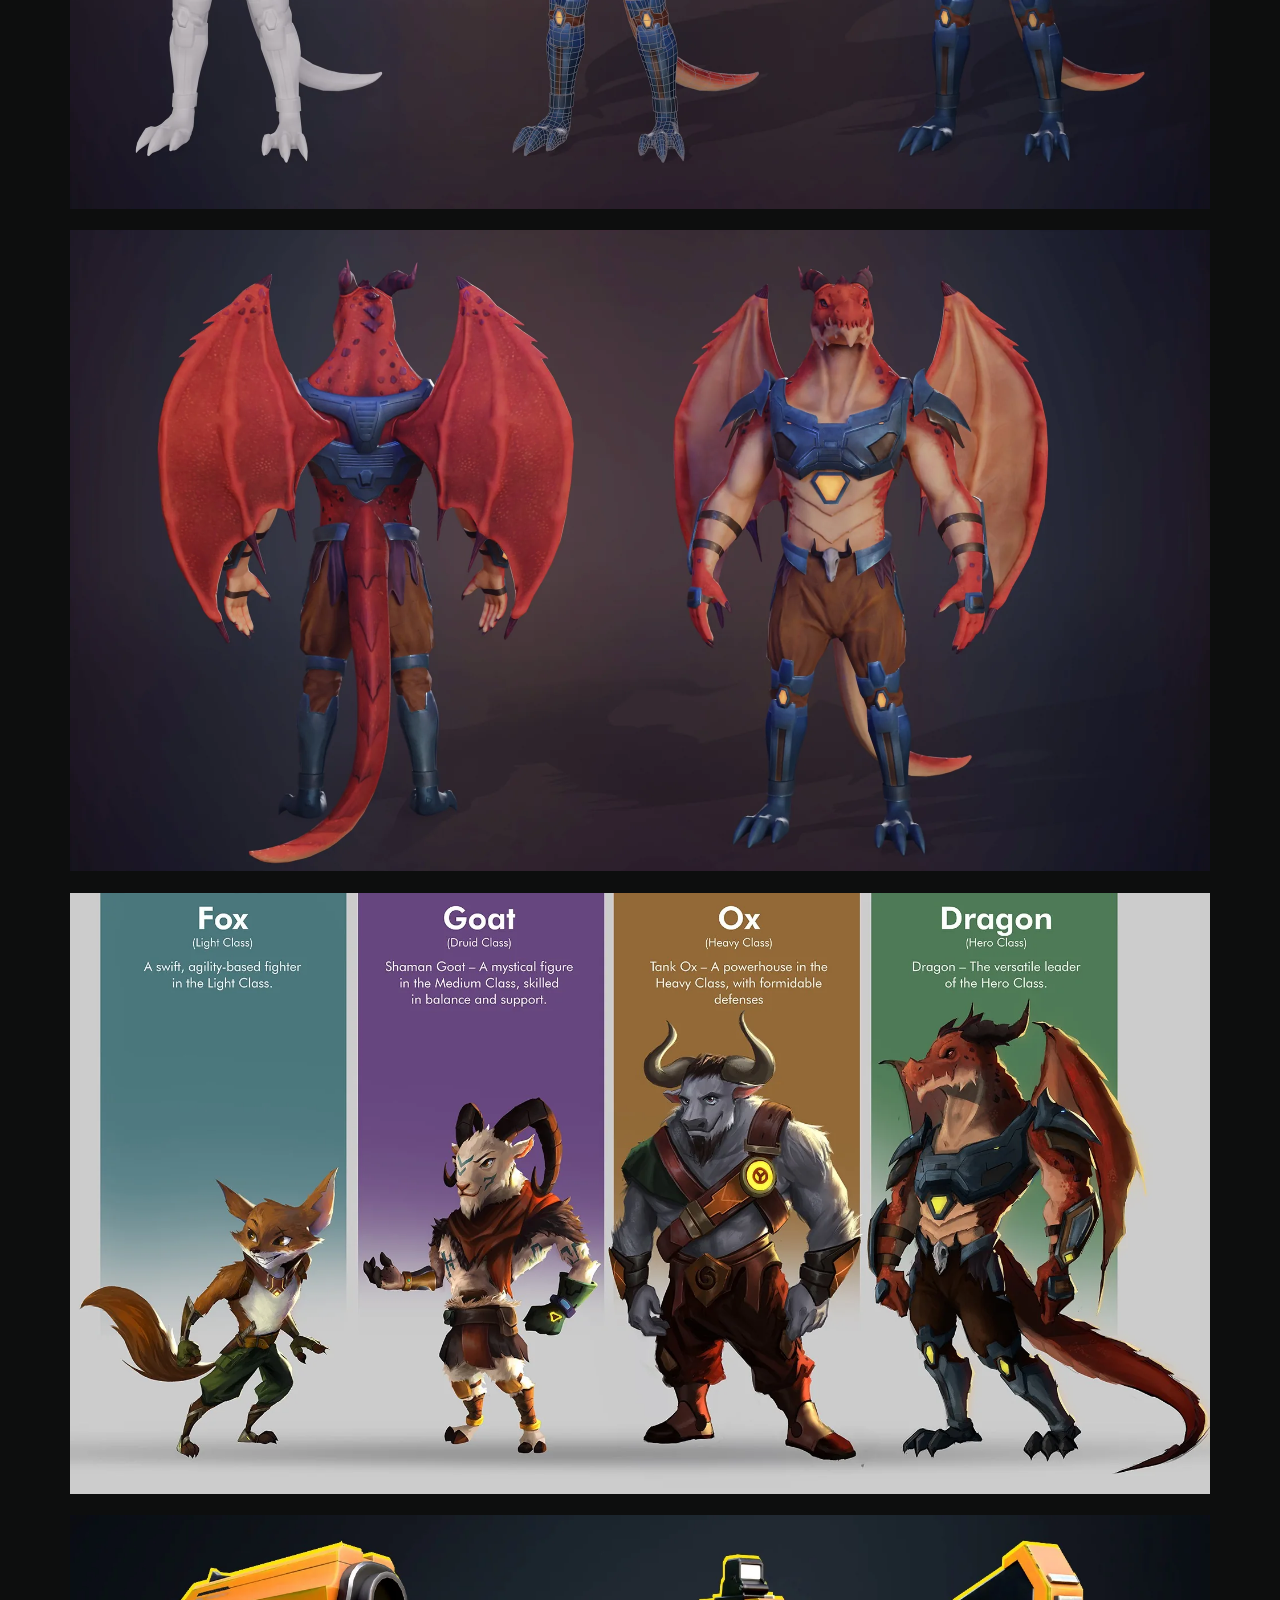
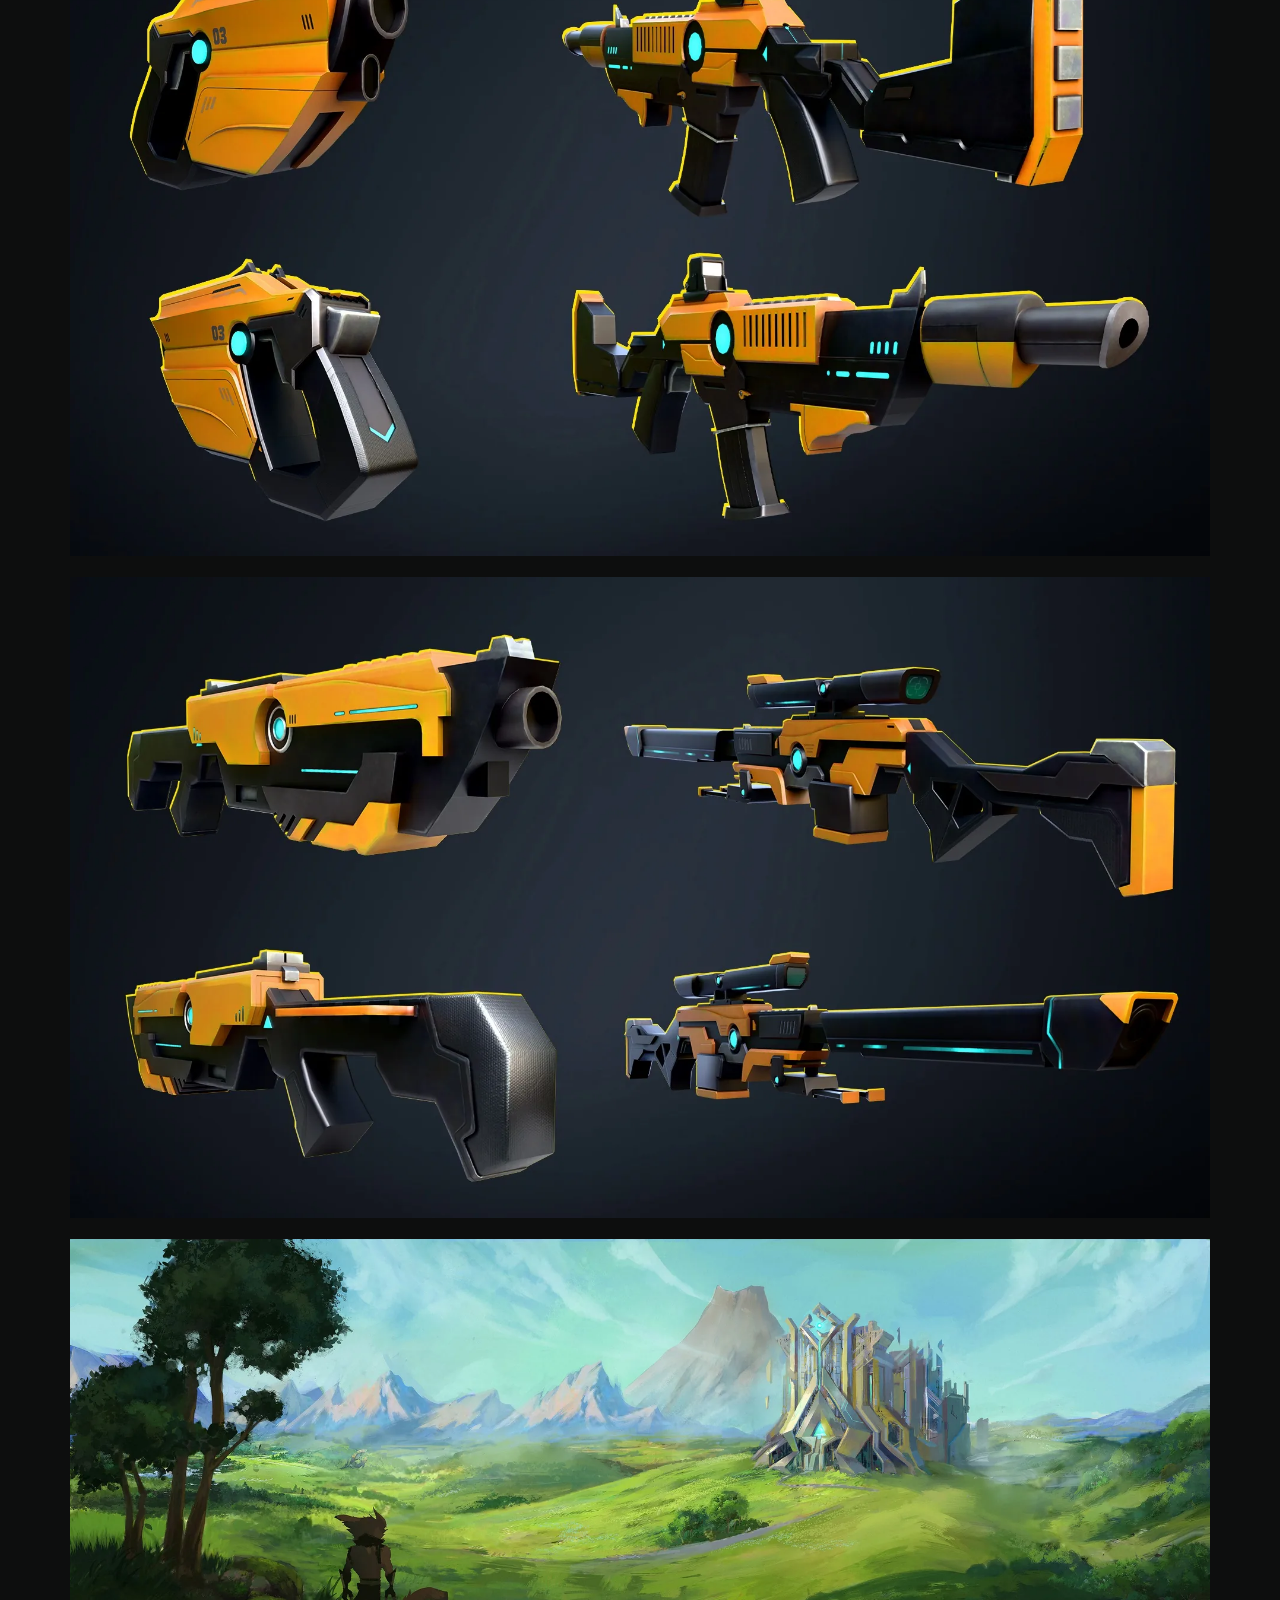
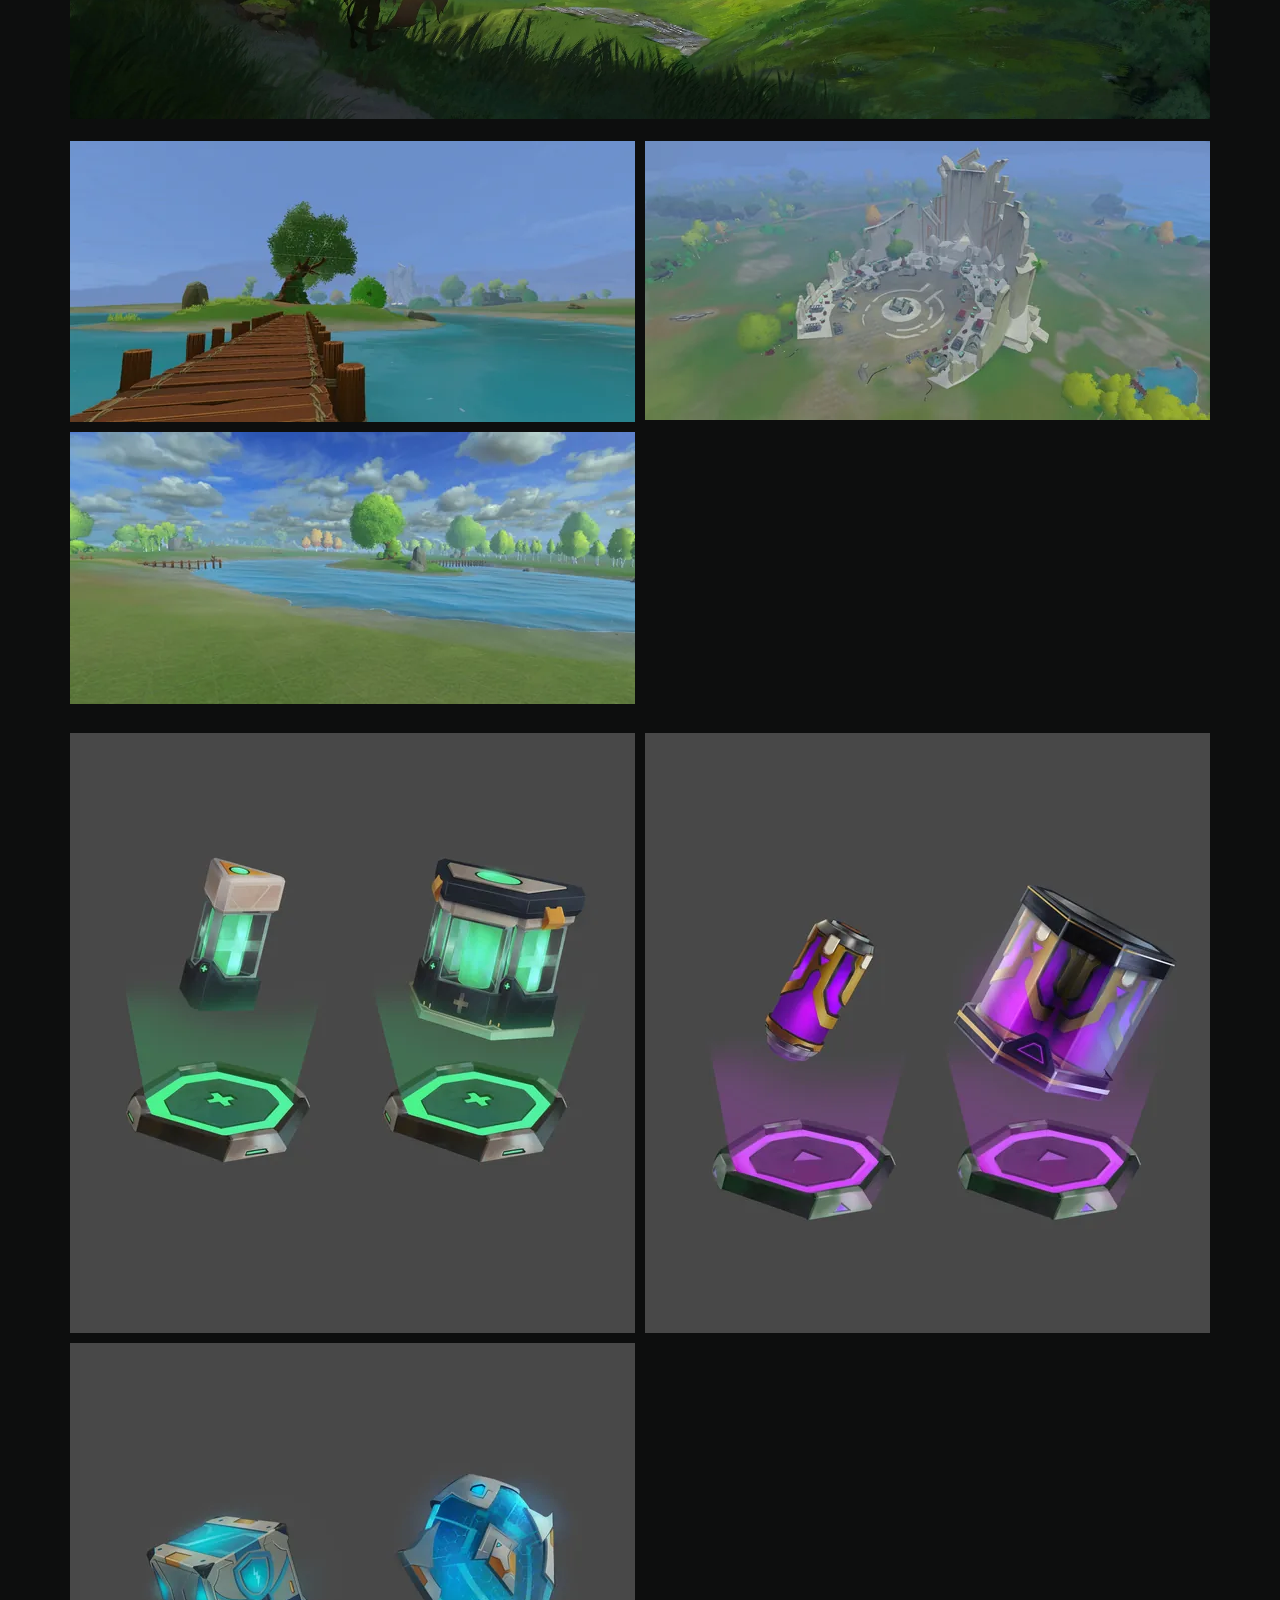
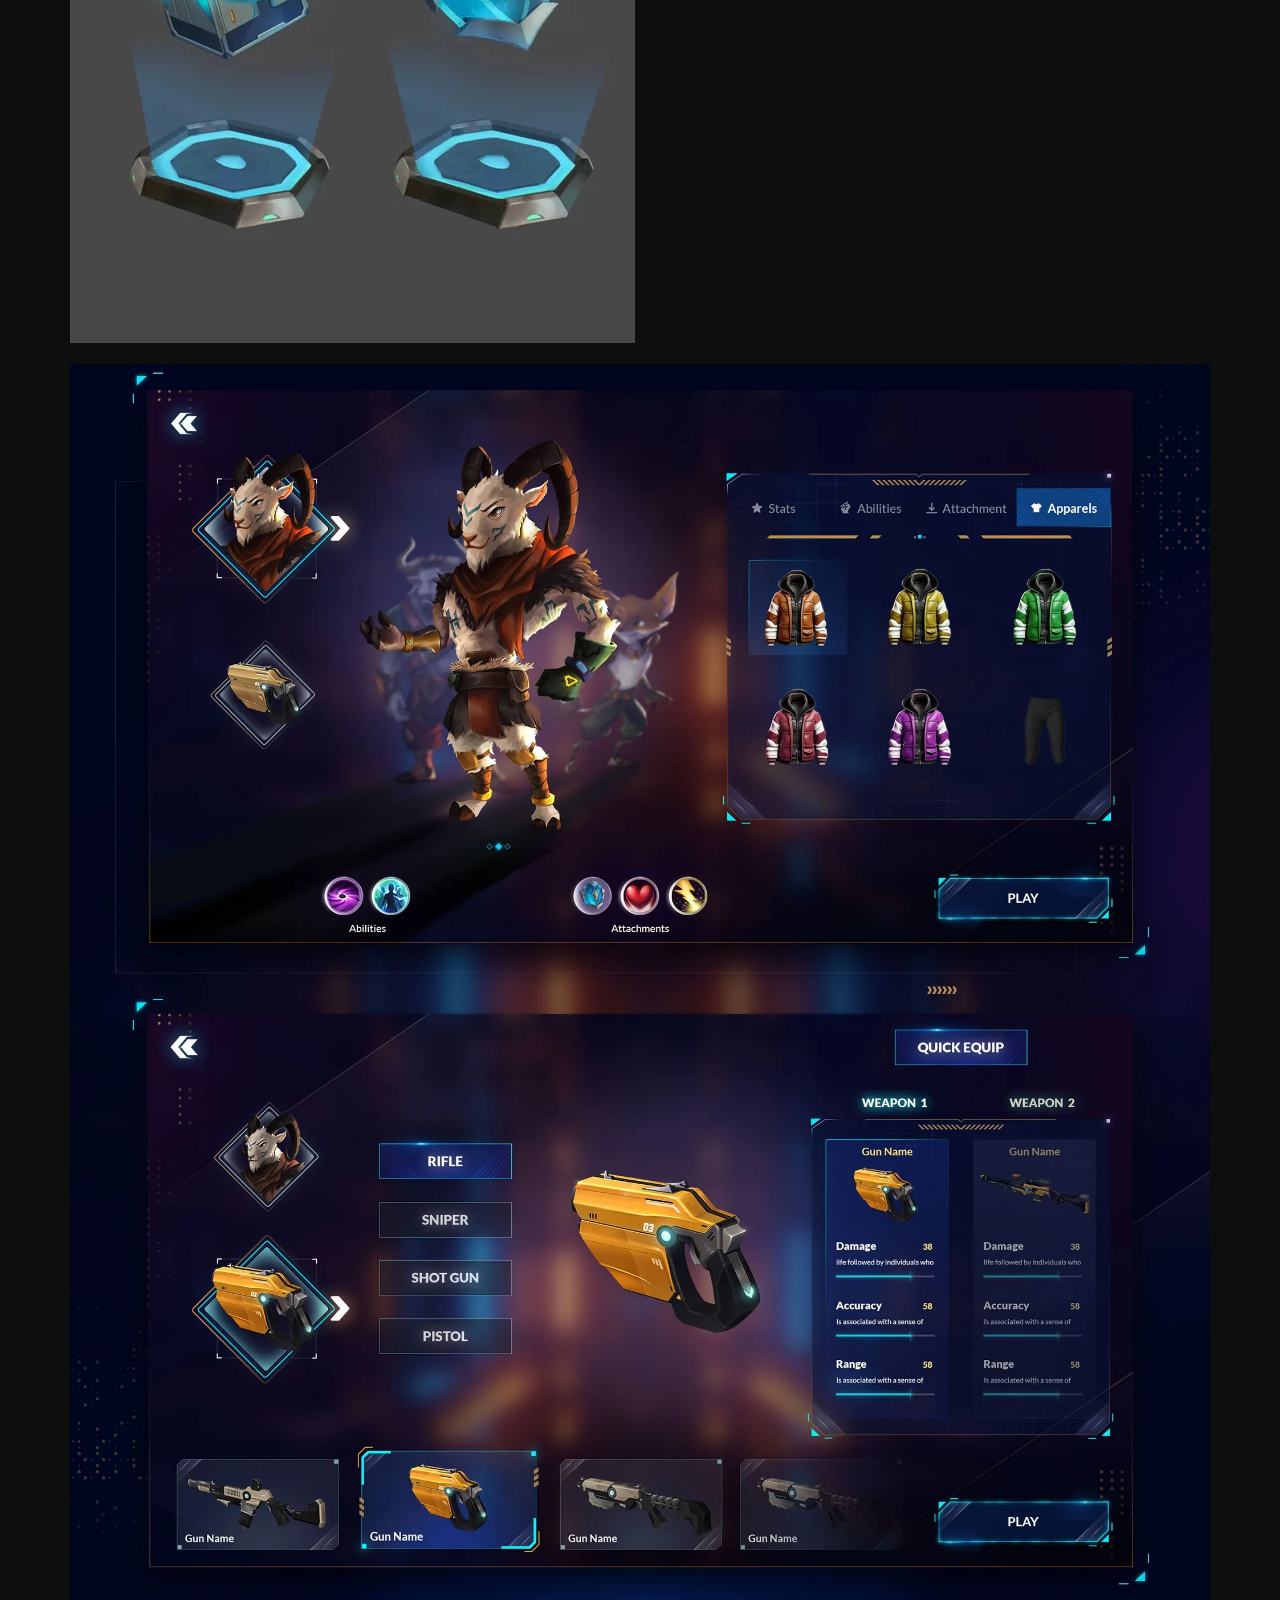
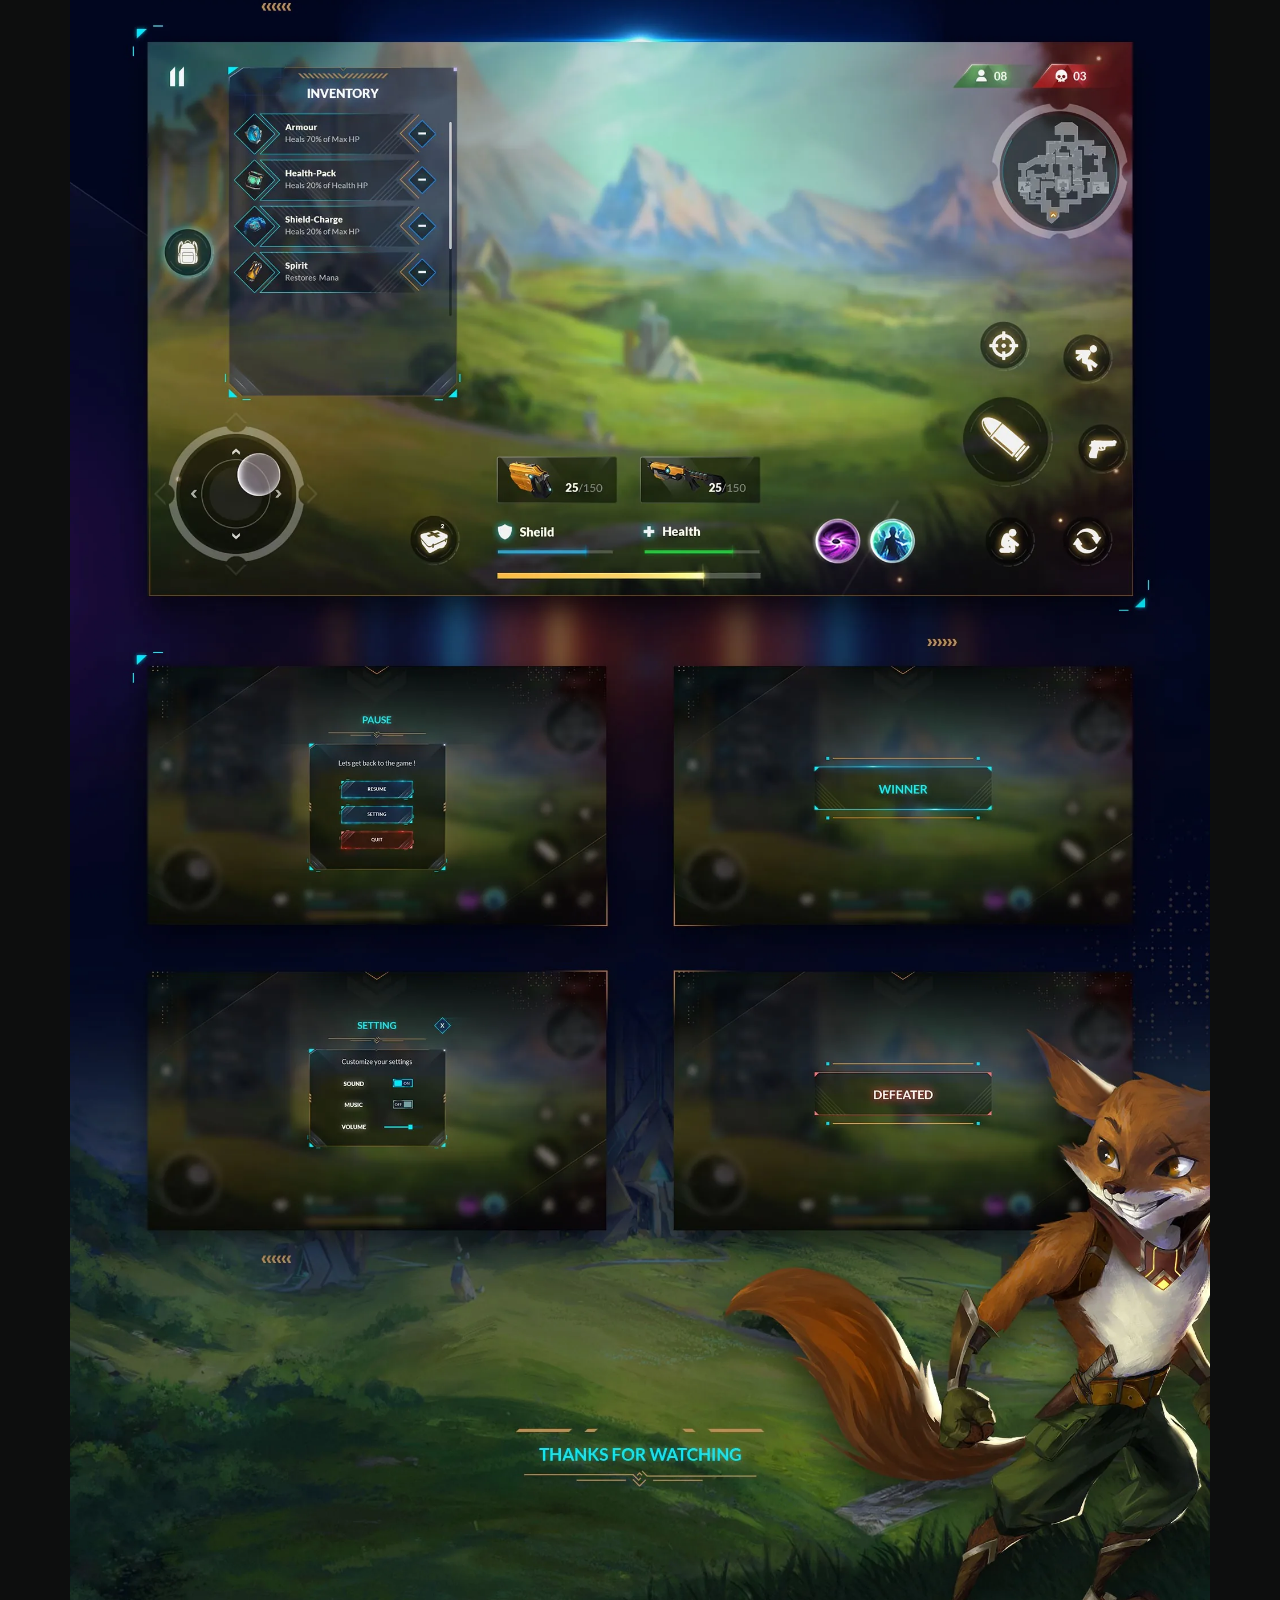
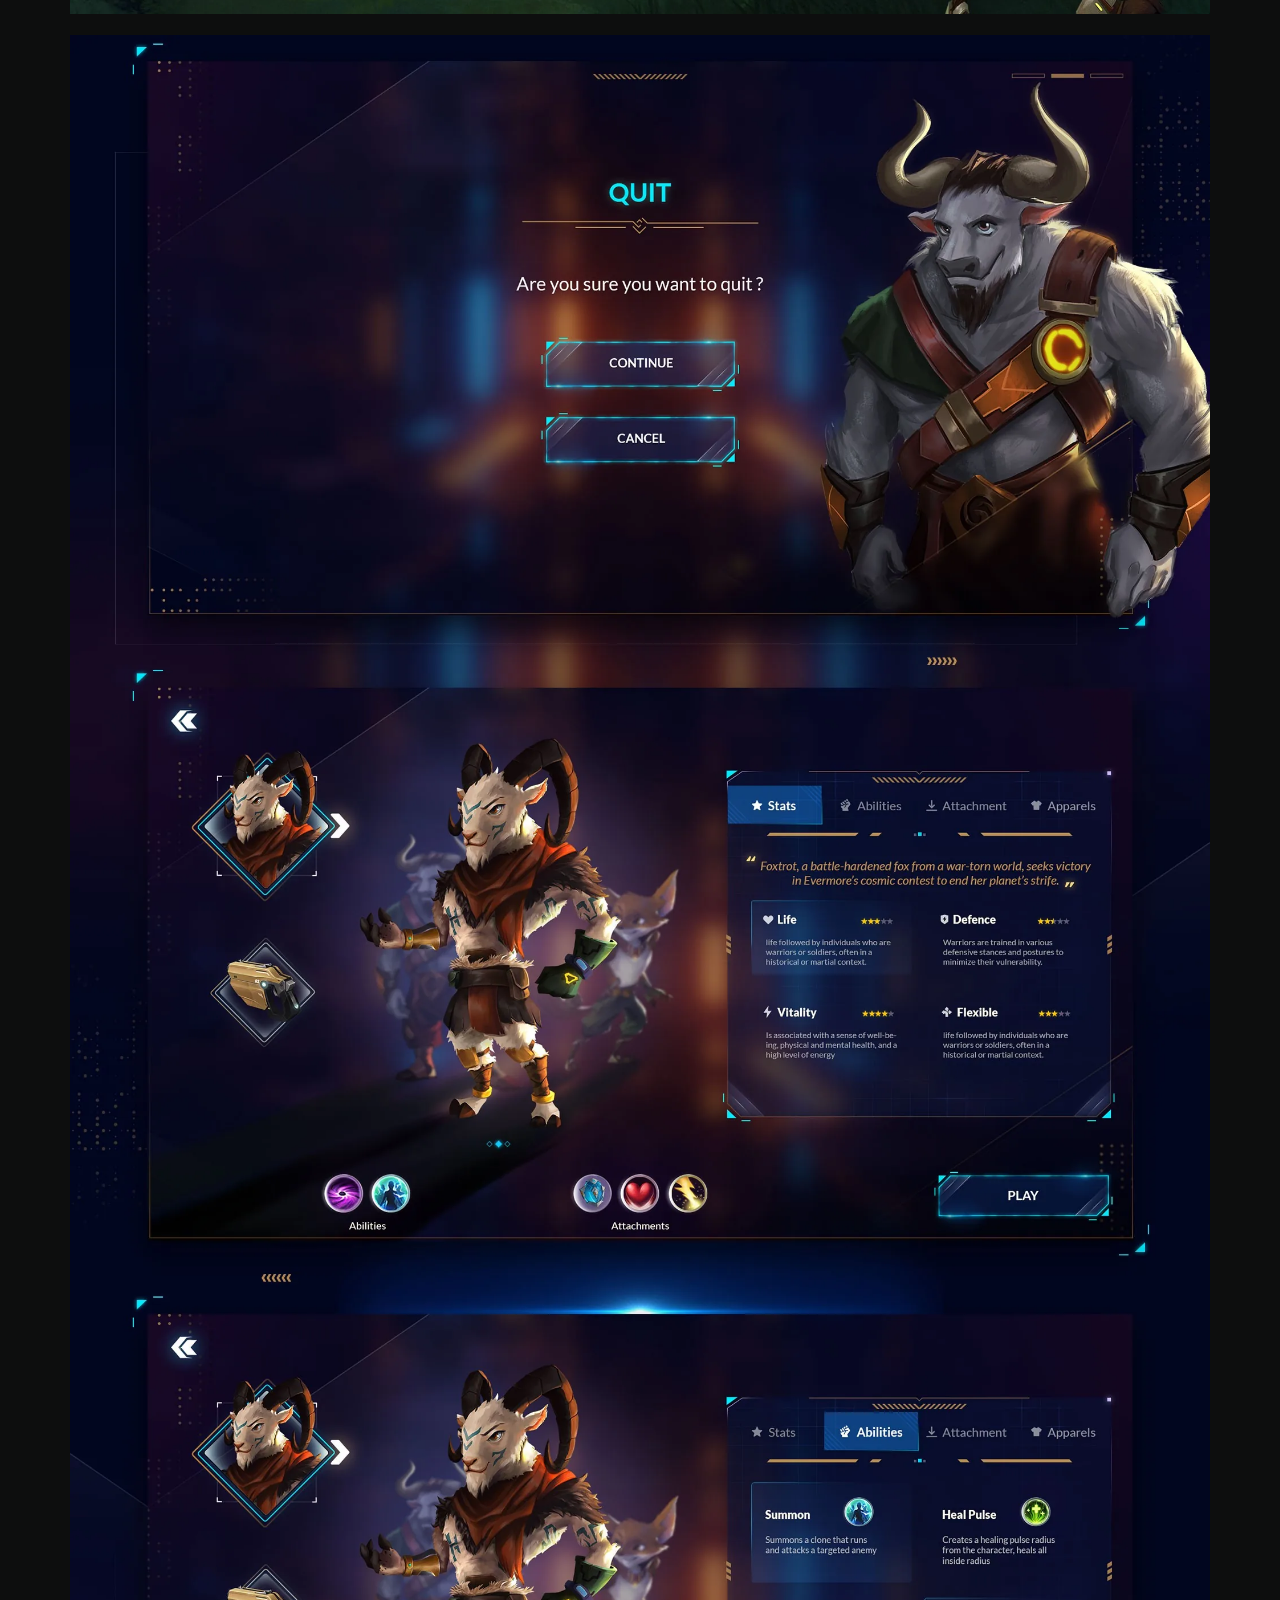
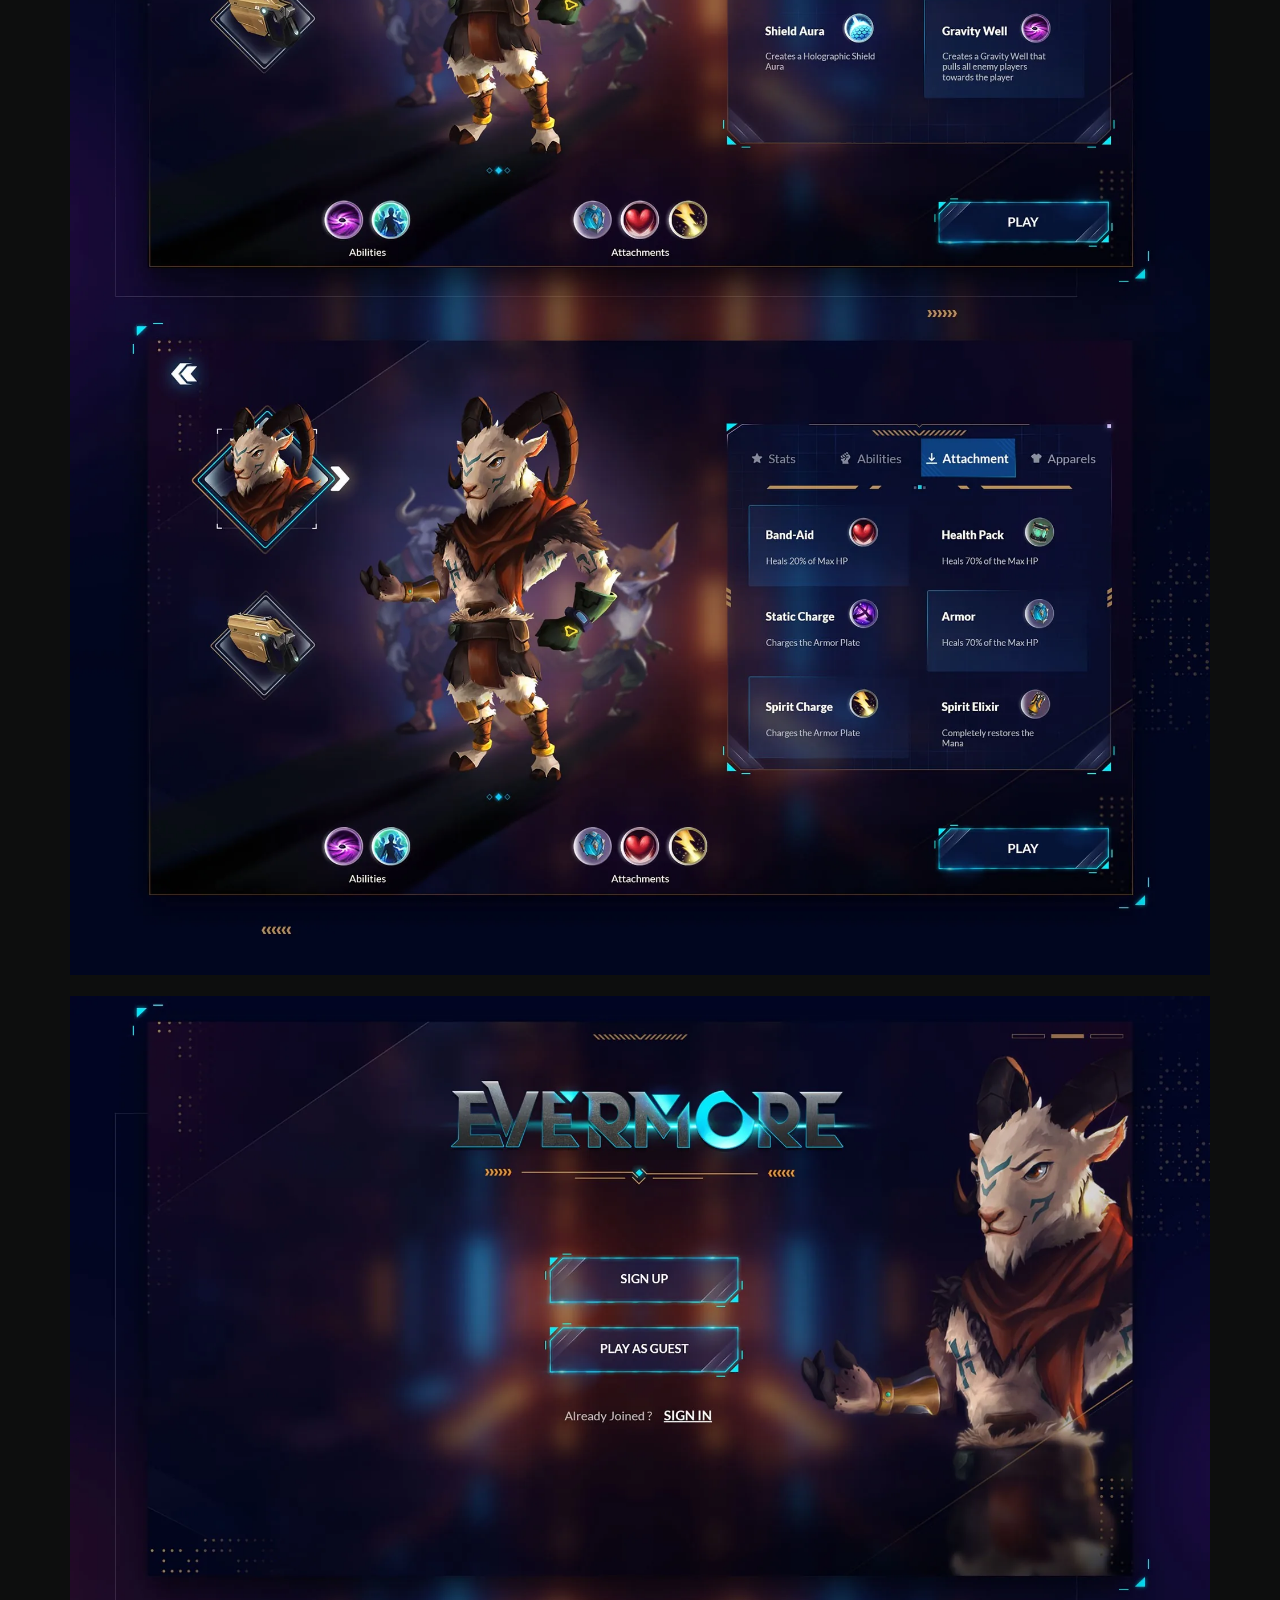
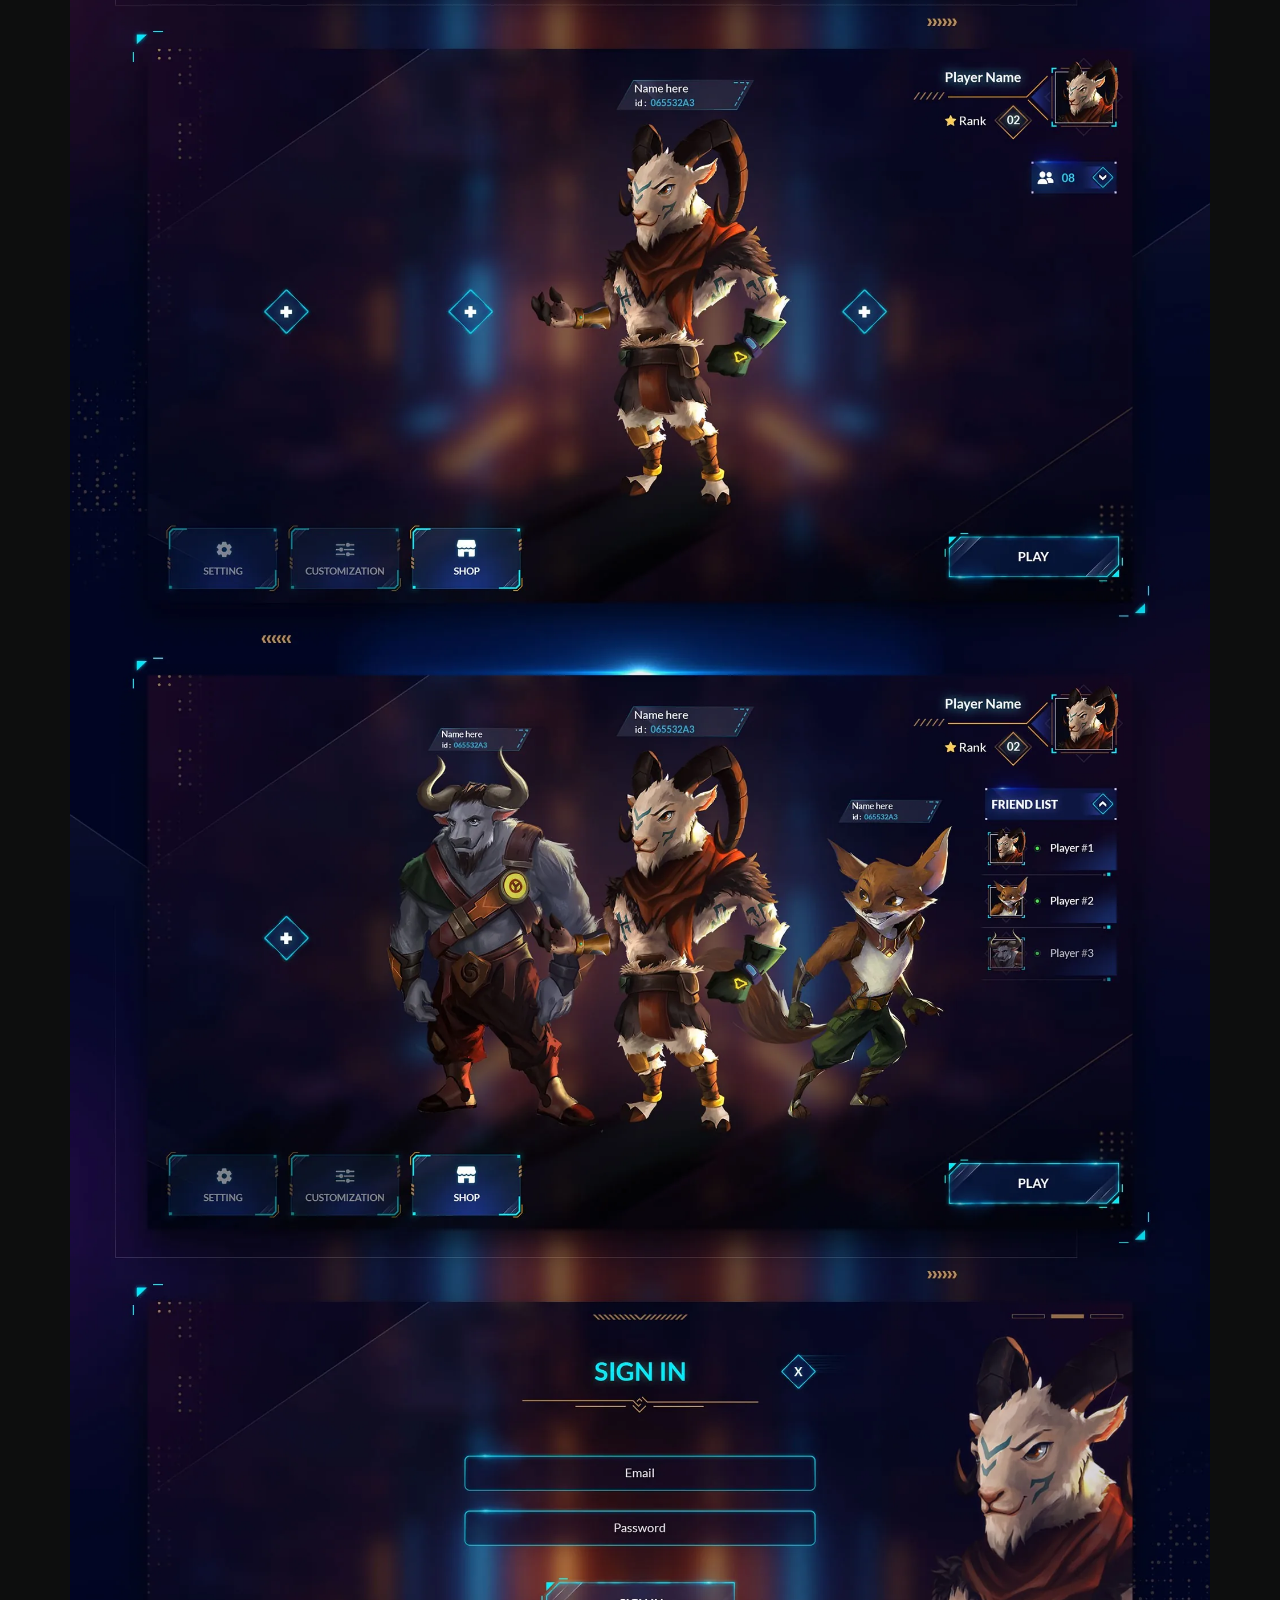
<file: evermore.html>
<!DOCTYPE html>
<html lang="en">
<head>
<meta charset="utf-8">
<meta name="viewport" content="width=device-width, initial-scale=1">
<title>RadMoon Studios</title>
<meta name="description" content="Rad Moon is an art studio specialized in film and videogames. We deliver original and engaging visual solutions rooted in our deep knowledge of the industry.">
<meta name="robots" content="max-image-preview:large">
<meta name="theme-color" content="#0a0a0a">
<link rel="canonical" href="https://radmoonstudio.com/evermore">
<link rel="icon" type="image/png" href="assets/icons/favicon.png">
<link rel="apple-touch-icon" href="assets/icons/apple-touch-icon.png">

<meta property="og:type" content="website">
<meta property="og:site_name" content="RadMoon Studios">
<meta property="og:title" content="RadMoon Studios">
<meta property="og:description" content="Rad Moon is an art studio specialized in film and videogames. We deliver original and engaging visual solutions rooted in our deep knowledge of the industry.">
<meta property="og:url" content="https://radmoonstudio.com/evermore">
<meta name="twitter:card" content="summary_large_image">
<meta name="twitter:title" content="RadMoon Studios">
<meta name="twitter:description" content="Rad Moon is an art studio specialized in film and videogames. We deliver original and engaging visual solutions rooted in our deep knowledge of the industry.">
<meta property="og:image" content="https://radmoonstudio.com/assets/img/evermore/hero-sm.webp">
<meta name="twitter:image" content="https://radmoonstudio.com/assets/img/evermore/hero-sm.webp">

<link rel="preload" href="assets/fonts/roboto-condensed-latin-500-normal.woff2" as="font" type="font/woff2" crossorigin>
<link rel="preload" href="assets/fonts/space-mono-latin-400-normal.woff2" as="font" type="font/woff2" crossorigin>
<link rel="stylesheet" href="assets/css/site.v1.css">
<link rel="stylesheet" href="assets/css/project.v1.css">
<script src="assets/js/site.v1.js?v=2" defer></script>
</head>
<body>

<header class="rm-global-header">
  <div class="rm-nav-inner">
    <a href="index.html" class="rm-brand" aria-label="RadMoon Studios Home">
      <img src="assets/img/logo.webp" width="163" height="80" alt="RadMoon Studios" class="rm-logo-img">
    </a>
    <nav class="rm-navlinks">
      <a href="projects.html">Projects</a>
      <a href="index.html#services">Services</a>
      <a href="index.html#about-us">About</a>
      <!-- <a href="index.html#team">Team</a> -->
    </nav>
    <a href="#contact" class="rm-navcta">Start a project</a>
  </div>
</header>

<main class="pj-main">
  <section class="pj-hero" aria-label="Evermore">
    <img class="pj-hero-bg" src="assets/img/evermore/hero.webp" srcset="assets/img/evermore/hero-sm.webp 960w, assets/img/evermore/hero.webp 1920w" sizes="100vw" width="3204" height="1350" alt="" fetchpriority="high">
    <div class="pj-hero-inner">
      <h1><img class="pj-title" style="width:325px" src="assets/img/evermore/title.webp" width="264" height="79" alt="Evermore" fetchpriority="high"></h1>
      <p class="pj-tags-text">CONCEPT ART    VISUAL DEV    3D ENVIRONMENT    3D CHARACTER    TECH ART    GAME UI  </p>
    </div>
  </section>

  <section class="pj-content pj-flow" style="--pb:30px">
    <div class="pj-b" style="--mt:95px">
      <p class="pj-text"><strong>Evermore – Mobile Game Art, 3D Assets, Tech Art &amp; UI Design</strong></p>
      <p class="pj-text"><br>We’re excited to showcase our collaboration with <em>Evermore</em> on their mobile game, where our team contributed across several key areas to help bring the project to life.</p>
      <p class="pj-text"><br></p>
      <p class="pj-text"><strong>Concept Art</strong><br>Our concept artists crafted and iterated on the visual foundation of the game—designing characters, environments, and props to establish a distinctive and engaging art style.</p>
      <p class="pj-text"><br></p>
      <p class="pj-text"><strong>3D Assets</strong><br>Our 3D team translated these concepts into detailed, game-ready models optimized for mobile performance, ensuring both beauty and efficiency.</p>
      <p class="pj-text"><br></p>
      <p class="pj-text"><strong>Prop Design &amp; Tech Art</strong><br>We designed a variety of in-game props and supported the pipeline with tech art solutions—streamlining asset integration, optimizing performance, and enhancing visual fidelity.</p>
      <p class="pj-text"><br></p>
      <p class="pj-text"><strong>Game UI</strong><br>Our UI designers created intuitive and visually cohesive interface elements that align with the game’s aesthetic and enhance the overall user experience.</p>
      <p class="pj-text">You can explore everything we contributed below. We’re proud to have played a part in bringing <em>Evermore</em> to life!</p>
    </div>
    <img class="pj-b pj-m" style="--mt:95px;--ar:1140/536" src="assets/img/evermore/ox-sheetop.webp" srcset="assets/img/evermore/ox-sheetop-sm.webp 960w, assets/img/evermore/ox-sheetop.webp 2106w" sizes="(min-width: 1200px) 1140px, calc(100vw - 60px)" width="2106" height="991" alt="Evermore artwork" loading="lazy" decoding="async">
    <img class="pj-b pj-m" style="--mt:21px;--ar:1140/536" src="assets/img/evermore/dragon-sheet-copyop.webp" srcset="assets/img/evermore/dragon-sheet-copyop-sm.webp 960w, assets/img/evermore/dragon-sheet-copyop.webp 2106w" sizes="(min-width: 1200px) 1140px, calc(100vw - 60px)" width="2106" height="991" alt="Evermore artwork" loading="lazy" decoding="async">
    <img class="pj-b pj-m" style="--mt:22px;--ar:1140/536" src="assets/img/evermore/fox-sheetop.webp" srcset="assets/img/evermore/fox-sheetop-sm.webp 960w, assets/img/evermore/fox-sheetop.webp 2106w" sizes="(min-width: 1200px) 1140px, calc(100vw - 60px)" width="2106" height="991" alt="Evermore artwork" loading="lazy" decoding="async">
    <img class="pj-b pj-m" style="--mt:21px;--ar:1140/641" src="assets/img/evermore/05.webp" srcset="assets/img/evermore/05-sm.webp 960w, assets/img/evermore/05.webp 2280w" sizes="(min-width: 1200px) 1140px, calc(100vw - 60px)" width="3840" height="2160" alt="Evermore artwork" loading="lazy" decoding="async">
    <img class="pj-b pj-m" style="--mt:21px;--ar:1140/641" src="assets/img/evermore/04-1.webp" srcset="assets/img/evermore/04-1-sm.webp 960w, assets/img/evermore/04-1.webp 2280w" sizes="(min-width: 1200px) 1140px, calc(100vw - 60px)" width="3840" height="2160" alt="Evermore artwork" loading="lazy" decoding="async">
    <img class="pj-b pj-m" style="--mt:22px;--ar:1140/601" src="assets/img/evermore/charactersop.webp" srcset="assets/img/evermore/charactersop-sm.webp 960w, assets/img/evermore/charactersop.webp 2000w" sizes="(min-width: 1200px) 1140px, calc(100vw - 60px)" width="2000" height="1055" alt="Evermore artwork" loading="lazy" decoding="async">
    <img class="pj-b pj-m" style="--mt:21px;--ar:1140/641" src="assets/img/evermore/guns1.webp" srcset="assets/img/evermore/guns1-sm.webp 960w, assets/img/evermore/guns1.webp 1920w" sizes="(min-width: 1200px) 1140px, calc(100vw - 60px)" width="1920" height="1080" alt="Evermore artwork" loading="lazy" decoding="async">
    <img class="pj-b pj-m" style="--mt:21px;--ar:1140/641" src="assets/img/evermore/guns2.webp" srcset="assets/img/evermore/guns2-sm.webp 960w, assets/img/evermore/guns2.webp 1920w" sizes="(min-width: 1200px) 1140px, calc(100vw - 60px)" width="1920" height="1080" alt="Evermore artwork" loading="lazy" decoding="async">
    <img class="pj-b pj-m" style="--mt:21px;--ar:1140/480" src="assets/img/evermore/hero.webp" srcset="assets/img/evermore/hero-sm.webp 960w, assets/img/evermore/hero.webp 1920w" sizes="(min-width: 1200px) 1140px, calc(100vw - 60px)" width="3204" height="1350" alt="Evermore artwork" loading="lazy" decoding="async">
    <div class="pj-b pj-row" style="--mt:22px;--cols:repeat(2,1fr);--gap:10px">
      <img class="pj-m" style="--ar:565/281" src="assets/img/evermore/screenshot-2025-03-04-144101.webp" srcset="assets/img/evermore/screenshot-2025-03-04-144101-sm.webp 565w, assets/img/evermore/screenshot-2025-03-04-144101.webp 1130w" sizes="(min-width: 1200px) 565px, (min-width: 810px) calc((100vw - 60px) / 2), calc((100vw - 60px) / 2)" width="1752" height="871" alt="Evermore artwork" loading="lazy" decoding="async">
      <img class="pj-m" style="--ar:565/279" src="assets/img/evermore/screenshot-2025-03-04-143722.webp" srcset="assets/img/evermore/screenshot-2025-03-04-143722-sm.webp 565w, assets/img/evermore/screenshot-2025-03-04-143722.webp 1130w" sizes="(min-width: 1200px) 565px, (min-width: 810px) calc((100vw - 60px) / 2), calc((100vw - 60px) / 2)" width="1758" height="867" alt="Evermore artwork" loading="lazy" decoding="async">
    </div>
    <div class="pj-b pj-row" style="--mt:10px;--cols:repeat(2,1fr)">
      <img class="pj-m" style="--ar:565/272" src="assets/img/evermore/screenshot-2025-03-02-224029.webp" srcset="assets/img/evermore/screenshot-2025-03-02-224029-sm.webp 565w, assets/img/evermore/screenshot-2025-03-02-224029.webp 1130w" sizes="(min-width: 1200px) 565px, (min-width: 810px) calc((100vw - 60px) / 2), calc((100vw - 60px) / 2)" width="1814" height="872" alt="Evermore artwork" loading="lazy" decoding="async">
    </div>
    <div class="pj-b pj-row" style="--mt:29px;--mt-t:26px;--cols:repeat(2,1fr);--gap:10px">
      <img class="pj-m" style="--ar:565/600" src="assets/img/evermore/health-packs.webp" srcset="assets/img/evermore/health-packs-sm.webp 565w, assets/img/evermore/health-packs.webp 1130w" sizes="(min-width: 1200px) 565px, (min-width: 810px) calc((100vw - 60px) / 2), calc((100vw - 60px) / 2)" width="4672" height="4961" alt="Evermore artwork" loading="lazy" decoding="async">
      <img class="pj-m" style="--ar:565/600" src="assets/img/evermore/mana.webp" srcset="assets/img/evermore/mana-sm.webp 565w, assets/img/evermore/mana.webp 1130w" sizes="(min-width: 1200px) 565px, (min-width: 810px) calc((100vw - 60px) / 2), calc((100vw - 60px) / 2)" width="4672" height="4961" alt="Evermore artwork" loading="lazy" decoding="async">
    </div>
    <div class="pj-b pj-row" style="--mt:10px;--cols:repeat(2,1fr)">
      <img class="pj-m" style="--ar:565/600" src="assets/img/evermore/shield-and-armour.webp" srcset="assets/img/evermore/shield-and-armour-sm.webp 565w, assets/img/evermore/shield-and-armour.webp 1130w" sizes="(min-width: 1200px) 565px, (min-width: 810px) calc((100vw - 60px) / 2), calc((100vw - 60px) / 2)" width="4672" height="4961" alt="Evermore artwork" loading="lazy" decoding="async">
    </div>
    <img class="pj-b pj-m" style="--mt:21px;--ar:1140/2850" src="assets/img/evermore/ui-showcase3.webp" srcset="assets/img/evermore/ui-showcase3-sm.webp 960w, assets/img/evermore/ui-showcase3.webp 2000w" sizes="(min-width: 1200px) 1140px, calc(100vw - 60px)" width="2000" height="5000" alt="Evermore artwork" loading="lazy" decoding="async">
    <img class="pj-b pj-m" style="--mt:21px;--ar:1140/2540" src="assets/img/evermore/ui-showcase2.webp" srcset="assets/img/evermore/ui-showcase2-sm.webp 960w, assets/img/evermore/ui-showcase2.webp 2000w" sizes="(min-width: 1200px) 1140px, calc(100vw - 60px)" width="2000" height="4456" alt="Evermore artwork" loading="lazy" decoding="async">
    <img class="pj-b pj-m" style="--mt:21px;--ar:1140/2530" src="assets/img/evermore/ui-showcase1.webp" srcset="assets/img/evermore/ui-showcase1-sm.webp 960w, assets/img/evermore/ui-showcase1.webp 2000w" sizes="(min-width: 1200px) 1140px, calc(100vw - 60px)" width="2000" height="4438" alt="Evermore artwork" loading="lazy" decoding="async">
    <img class="pj-b pj-m" style="--mt:21px;--ar:1140/2451" src="assets/img/evermore/ui-showcase.webp" srcset="assets/img/evermore/ui-showcase-sm.webp 960w, assets/img/evermore/ui-showcase.webp 2000w" sizes="(min-width: 1200px) 1140px, calc(100vw - 60px)" width="2000" height="4300" alt="Evermore artwork" loading="lazy" decoding="async">
    <img class="pj-b pj-m" style="--mt:21px;--ar:1140/589" src="assets/img/evermore/fas.webp" srcset="assets/img/evermore/fas-sm.webp 960w, assets/img/evermore/fas.webp 2000w" sizes="(min-width: 1200px) 1140px, calc(100vw - 60px)" width="2000" height="1034" alt="Evermore artwork" loading="lazy" decoding="async">
    <div class="pj-b" style="--mt:30px">
      <p class="pj-text" style="text-align:center">All Rights reserved by Neuroscape</p>
    </div>
  </section>
</main>

<div class="rm-related-container">
  <section class="related-section">
      <div class="section-head">
        <div>
          <h2>Related Projects</h2>
          <p>// EXPLORE MORE WORK FROM RADMOON STUDIOS</p>
        </div>
      </div>
      <div class="related-grid">
        <a href="fallentear.html" class="related-card">
          <img src="assets/img/related/fallentear.webp" alt="Fallen Tear: The Ascension" loading="lazy" decoding="async">
          <div class="related-overlay">
            <div class="related-cat">2D Animation · Cinematic Cutscenes</div>
            <div class="related-title">Fallen Tear: The Ascension</div>
          </div>
        </a>
        <a href="blastfront.html" class="related-card">
          <img src="assets/img/related/blastfront.jpg" alt="BlastFront Trailer" style="--pos: 48.8% 8%;" loading="lazy" decoding="async">
          <div class="related-overlay">
            <div class="related-cat">Motion Trailer</div>
            <div class="related-title">BlastFront</div>
          </div>
        </a>
        <a href="chap.html" class="related-card">
          <img src="assets/img/related/chap.png" alt="CHAP Trailer" loading="lazy" decoding="async">
          <div class="related-overlay">
            <div class="related-cat">Cinematic Trailer</div>
            <div class="related-title">CHAP</div>
          </div>
        </a>
      </div>
    </section>
</div>

<section class="rm-contact-section" id="contact">
  <div class="rm-wrap">
    <div class="rm-brief">
      <div class="rm-brief-copy">
        <div class="rm-eyebrow"><span class="rm-arrow-mark">↙</span>New quest</div>
        <h2 class="rm-section-title">Send Us<br>The Brief</h2>
        <p>Tell us what you're building and where you're stuck — a single hero asset or a full production pipeline. We'll reply with next steps within one business day.</p>
        <div class="rm-brief-meta">
          <a href="https://www.linkedin.com/company/radmoonstudios" target="_blank" rel="noopener">LinkedIn ↗</a>
          <span>Outsourcing Art &amp; Game Studio</span>
        </div>
      </div>
      <form class="rm-form">
        <div class="rm-field-row">
          <div class="rm-field">
            <label for="c_name">Name</label>
            <input id="c_name" type="text" placeholder="Your name" required>
          </div>
          <div class="rm-field">
            <label for="c_email">Email</label>
            <input id="c_email" type="email" placeholder="you@studio.com" required>
          </div>
        </div>
        <div class="rm-field">
          <label for="c_project">Project type</label>
          <select id="c_project">
            <option>Concept Art</option>
            <option>3D Characters / Props</option>
            <option>Rigging</option>
            <option>Animation</option>
            <option>Full pipeline</option>
          </select>
        </div>
        <div class="rm-field">
          <label for="c_message">Tell us about it</label>
          <textarea id="c_message" rows="4" placeholder="What are you building, and what's the timeline?" required></textarea>
        </div>
        <button type="submit" class="rm-submit-btn">▶ Submit Quest</button>
      </form>
    </div>
  </div>
</section>

<footer class="rm-global-footer">
  <div class="rm-wrap rm-footer-inner">
    <a href="index.html" class="rm-footer-brand" aria-label="RadMoon Studios Home"><img src="assets/img/logo.webp" width="163" height="80" alt="RadMoon Studios" class="rm-footer-logo"></a>
    <div class="rm-footer-links">
      <a href="index.html#work">Work</a>
      <a href="projects.html">Projects</a>
      <a href="index.html#services">Services</a>
      <a href="index.html#about-us">About Us</a>
      <!-- <a href="index.html#team">Team</a> -->
      <a href="#contact">Contact Us</a>
    </div>
    <div class="rm-footer-social">
      <a href="https://www.linkedin.com/company/radmoonstudios" target="_blank" rel="noopener" aria-label="LinkedIn">in</a>
    </div>
  </div>
  <div class="rm-wrap">
    <div class="rm-footer-copy">2026 // © RadMoon Studios. All rights reserved.</div>
  </div>
</footer>

<div id="rmGalleryModal" class="rm-gallery-modal" aria-hidden="true">
  <div class="rm-gallery-backdrop" id="rmGalleryBackdrop"></div>
  <button type="button" class="rm-gallery-close" id="rmGalleryClose" aria-label="Close Gallery">&times;</button>
  <button type="button" class="rm-gallery-nav rm-gallery-prev" id="rmGalleryPrev" aria-label="Previous Item">
    <svg width="24" height="24" viewBox="0 0 24 24" fill="none" stroke="currentColor" stroke-width="2.5" stroke-linecap="round" stroke-linejoin="round"><polyline points="15 18 9 12 15 6"></polyline></svg>
  </button>
  <button type="button" class="rm-gallery-nav rm-gallery-next" id="rmGalleryNext" aria-label="Next Item">
    <svg width="24" height="24" viewBox="0 0 24 24" fill="none" stroke="currentColor" stroke-width="2.5" stroke-linecap="round" stroke-linejoin="round"><polyline points="9 18 15 12 9 6"></polyline></svg>
  </button>
  <div class="rm-gallery-container">
    <div class="rm-gallery-main-wrap">
      <img id="rmGalleryMainImg" alt="Project Artwork" class="rm-gallery-main-img rm-media-hidden">
      <video id="rmGalleryMainVideo" controls playsinline class="rm-gallery-main-video rm-media-hidden"></video>
    </div>
    <div class="rm-gallery-bottom-bar">
      <div id="rmGalleryCounter" class="rm-gallery-counter">1 / 1</div>
      <div id="rmGalleryThumbs" class="rm-gallery-thumbs-strip"></div>
    </div>
  </div>
</div>

</body>
</html>
</file>
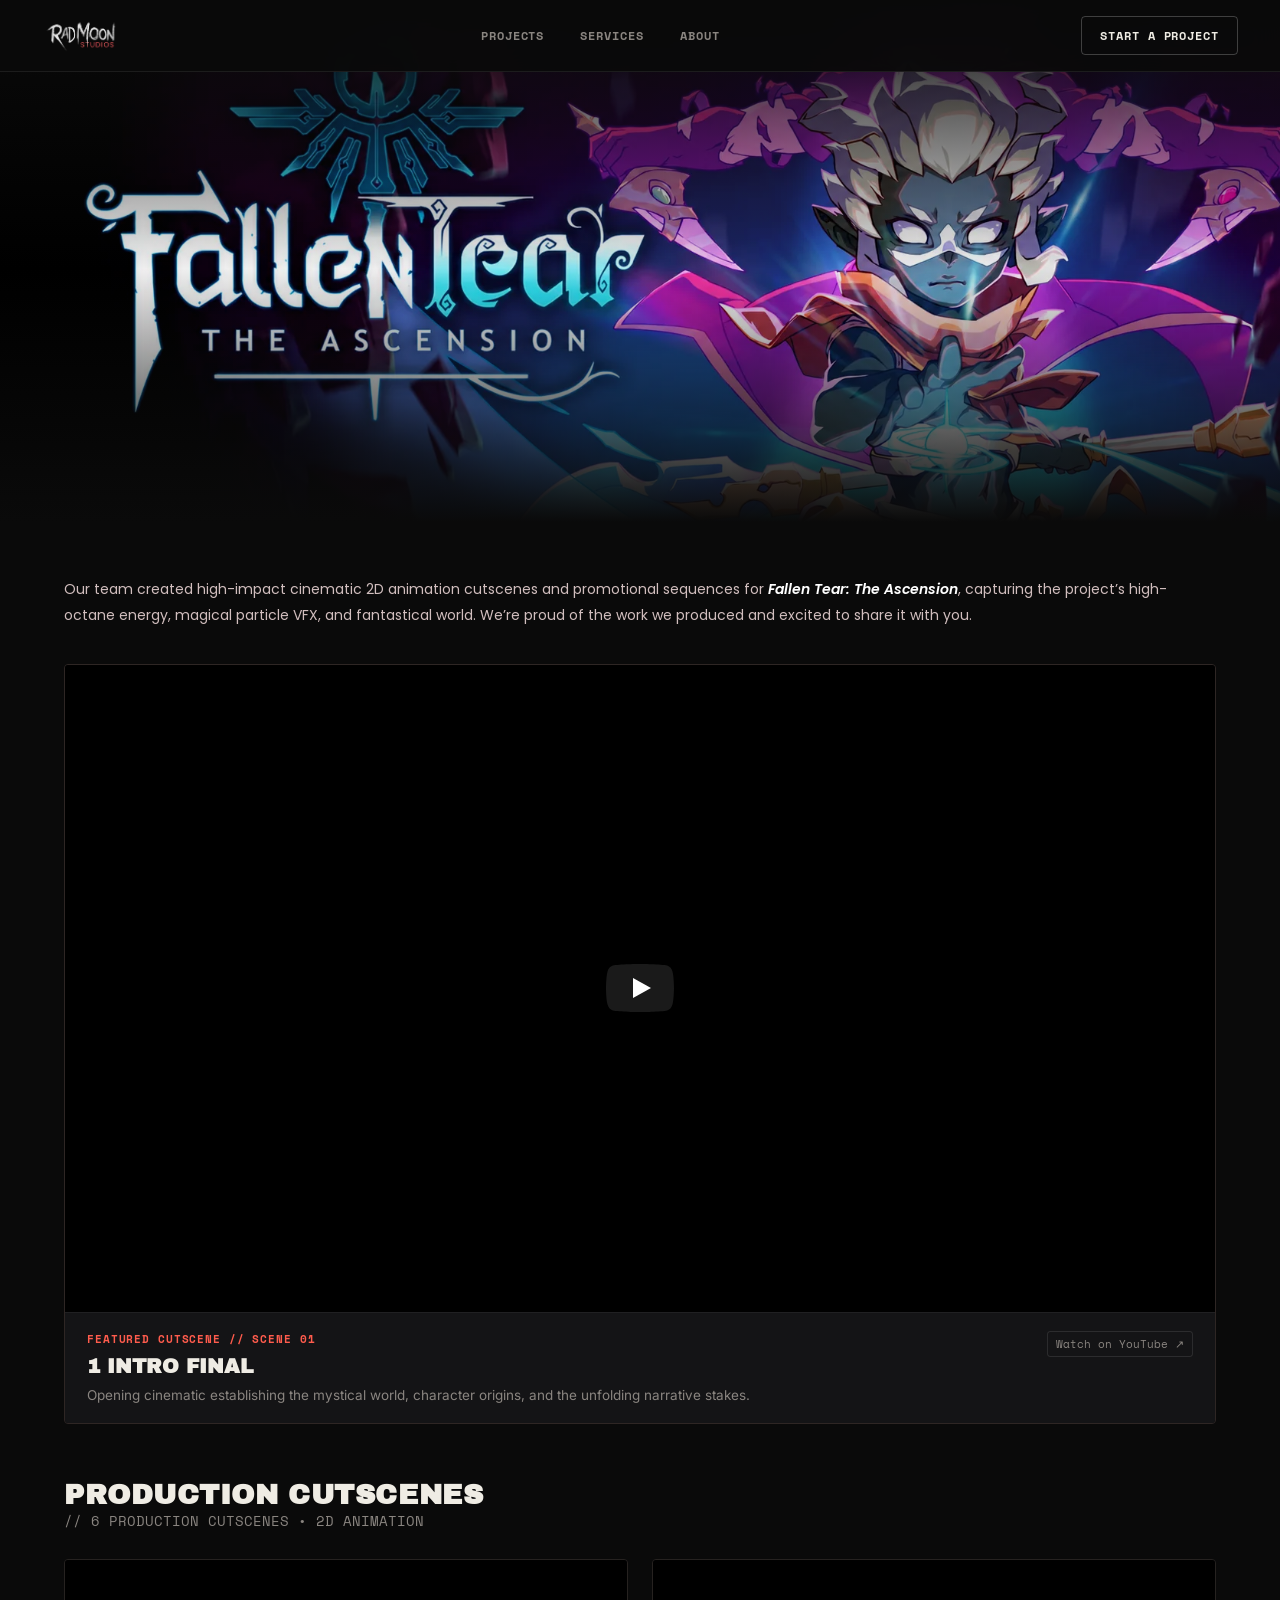
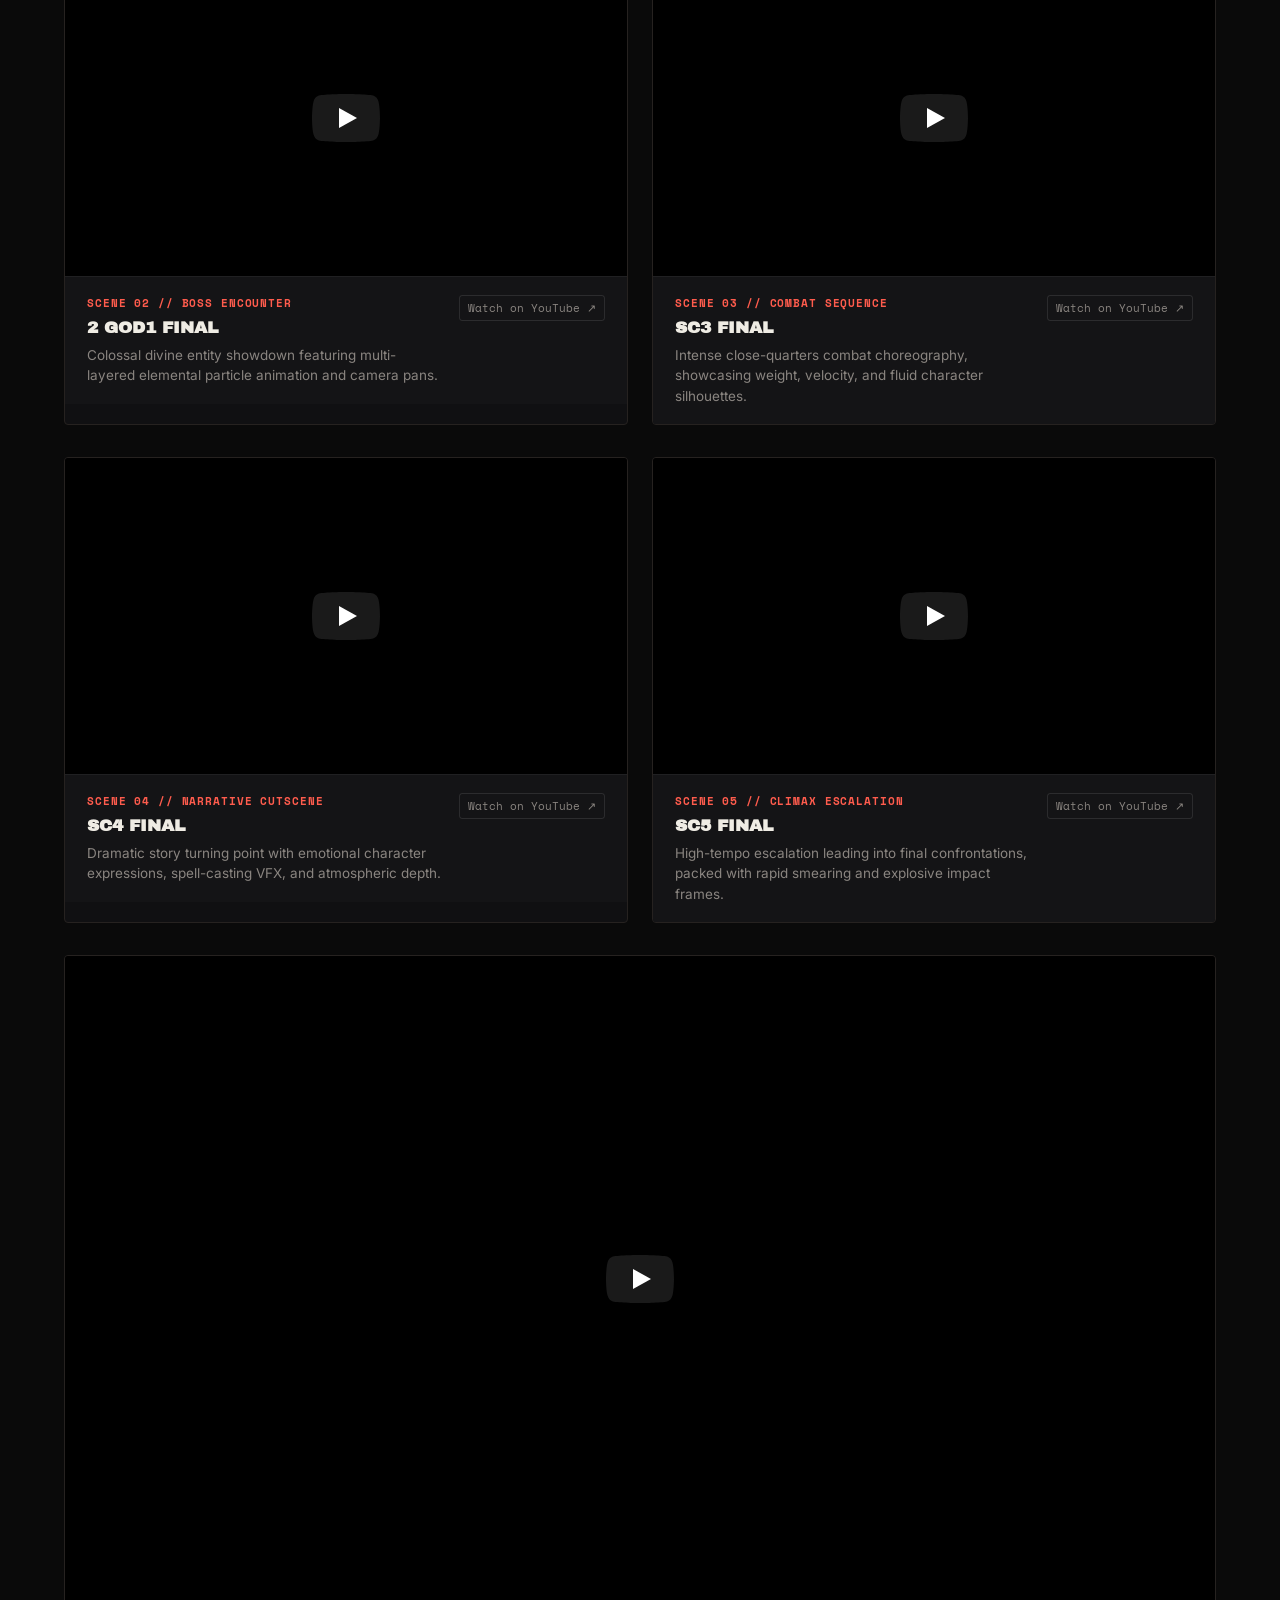
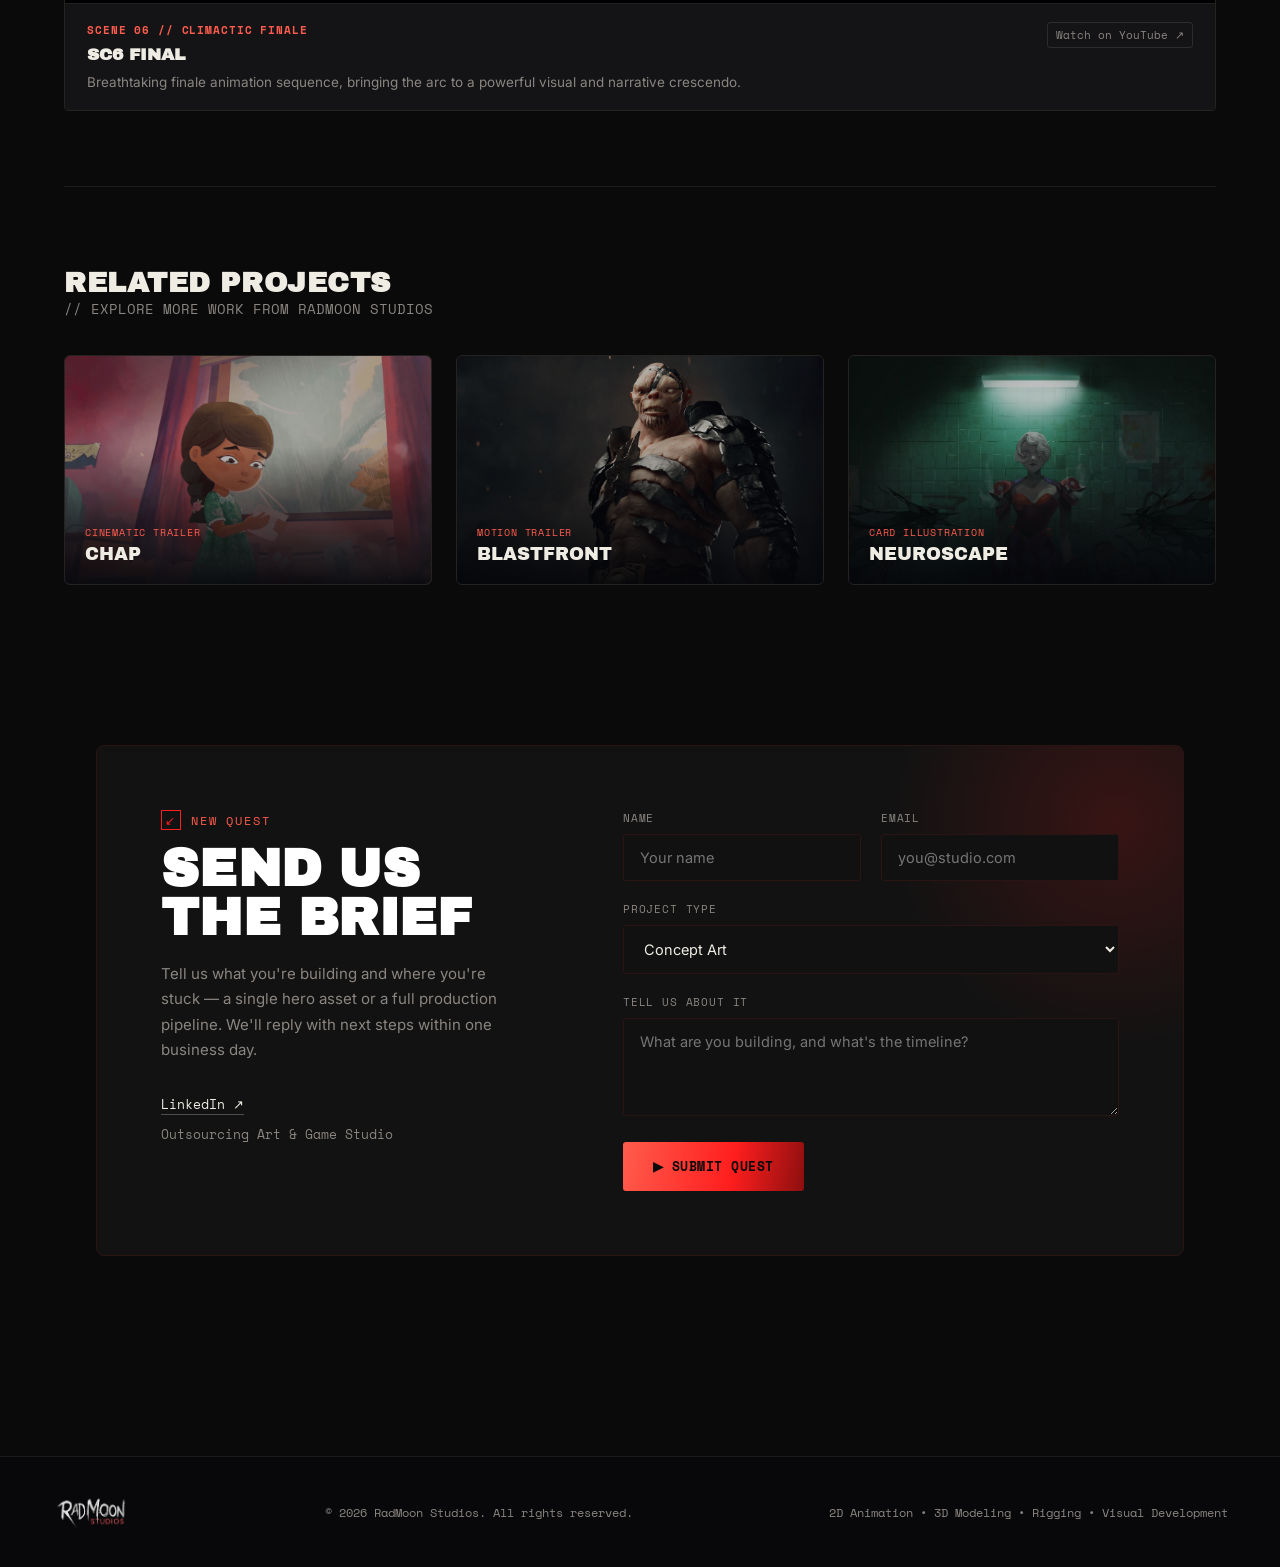
<file: fallentear.html>
<!DOCTYPE html>
<html lang="en">
<head>
  <meta charset="UTF-8">
  <meta name="viewport" content="width=device-width, initial-scale=1.0">
  <link rel="icon" type="image/png" href="assets/icons/favicon.png">
  <link rel="apple-touch-icon" href="assets/icons/apple-touch-icon.png">
  <title>Fallen Tear: The Ascension — RadMoon Studios</title>
  <meta name="description" content="Fallen Tear: The Ascension — High-octane 2D character animation, cinematic cutscenes, and visual effects trailer sequences crafted by RadMoon Studios.">
  <meta name="referrer" content="strict-origin-when-cross-origin">
  <link rel="preload" href="assets/fonts/archivo-black-latin-400-normal.woff2" as="font" type="font/woff2" crossorigin>
  <link rel="stylesheet" href="assets/css/fonts.v1.css">
  <style>
    :root {
      --void: #0a0a0a;
      --void-2: #111111;
      --panel: #141416;
      --panel-hover: #1b1b1e;
      --hair: #262220;
      --hair-red: #3d1414;
      --ink: #efece4;
      --dim: #8a8580;
      --dim-light: #b5b0a8;
      --red: #ff1e1e;
      --red-soft: #ff5c4d;
      --red-deep: #8c0f0f;
      --display: 'Archivo Black', -apple-system, sans-serif;
      --body: 'Inter', -apple-system, sans-serif;
      --mono: 'Space Mono', monospace;
      --grad: linear-gradient(100deg, var(--red-soft) 0%, var(--red) 60%, var(--red-deep) 100%);
    }

    * { margin:0; padding:0; box-sizing:border-box; }
    html { scroll-behavior:smooth; }
    body {
      background: var(--void);
      color: var(--ink);
      font-family: var(--body);
      overflow-x: hidden;
      min-height: 100vh;
      -webkit-font-smoothing: antialiased;
    }

    ::selection { background: var(--red); color: var(--void); }
    a { color: inherit; text-decoration: none; }
    img { max-width: 100%; display: block; }

    .wrap {
      max-width: 1240px;
      margin: 0 auto;
      padding: 0 32px;
    }
    @media (max-width: 640px) {
      .wrap { padding: 0 20px; }
    }

    /* Universal RadMoon Header */
    .rm-global-header {
      position: fixed !important;
      top: 0 !important;
      left: 0 !important;
      right: 0 !important;
      width: 100% !important;
      z-index: 9999999 !important;
      background: rgba(10, 10, 10, 0.94) !important;
      backdrop-filter: blur(16px) !important;
      -webkit-backdrop-filter: blur(16px) !important;
      border-bottom: 1px solid rgba(255, 255, 255, 0.08) !important;
      box-sizing: border-box !important;
    }
    .rm-nav-inner {
      max-width: 1260px !important;
      margin: 0 auto !important;
      padding: 16px 32px !important;
      display: flex !important;
      align-items: center !important;
      justify-content: space-between !important;
      box-sizing: border-box !important;
    }
    @media (max-width: 640px) {
      .rm-nav-inner { padding: 14px 20px !important; }
    }
    .rm-brand {
      display: flex !important;
      align-items: center !important;
      text-decoration: none !important;
    }
    .rm-logo-img {
      height: 38px !important;
      width: auto !important;
      max-height: 40px !important;
      display: block !important;
      object-fit: contain !important;
    }
    .rm-navlinks {
      display: flex !important;
      gap: 36px !important;
      align-items: center !important;
    }
    .rm-navlinks a {
      font-family: var(--mono) !important;
      font-size: 12px !important;
      font-weight: 600 !important;
      letter-spacing: 0.08em !important;
      text-transform: uppercase !important;
      color: #8a8580 !important;
      text-decoration: none !important;
      transition: color 0.2s ease !important;
    }
    .rm-navlinks a:hover {
      color: #ffffff !important;
    }
    .rm-navcta {
      font-family: var(--mono) !important;
      font-size: 11.5px !important;
      font-weight: 600 !important;
      letter-spacing: 0.08em !important;
      text-transform: uppercase !important;
      color: #efece4 !important;
      border: 1px solid rgba(255, 255, 255, 0.22) !important;
      padding: 10px 18px !important;
      border-radius: 4px !important;
      transition: all 0.2s ease !important;
      text-decoration: none !important;
    }
    .rm-navcta:hover {
      border-color: #ff1e1e !important;
      color: #ff1e1e !important;
      box-shadow: 0 0 16px rgba(255, 30, 30, 0.35) !important;
    }
    @media (max-width: 860px) {
      .rm-navlinks { display: none !important; }
    }

    /* BlastFront-style Centered Hero Banner */
    .blast-hero-section {
      position: relative;
      width: 100vw;
      left: 50%;
      right: 50%;
      margin-left: -50vw;
      margin-right: -50vw;
      height: clamp(480px, 58vh, 660px);
      background: #0a0a0a;
      overflow: hidden;
    }
    @media (max-width: 768px) {
      .blast-hero-section {
        height: 380px;
      }
    }
    .blast-hero-bg {
      position: absolute;
      inset: 0;
      width: 100%;
      height: 100%;
      object-fit: cover;
      object-position: center 30%;
      display: block;
      filter: brightness(0.92) contrast(1.05);
    }
    /* Exact BlastFront gradient overlay: top dark, middle transparent, bottom dark fade */
    .blast-hero-overlay {
      position: absolute;
      inset: 0;
      z-index: 1;
      background: linear-gradient(180deg, #0a0a0a 0%, rgba(10, 10, 10, 0) 51.5%, #0a0a0a 100%);
      pointer-events: none;
    }
    .blast-hero-content {
      position: relative;
      z-index: 2;
      max-width: 1200px;
      height: 100%;
      margin: 0 auto;
      padding: 0 24px;
      display: flex;
      flex-direction: column;
      justify-content: center;
      align-items: center;
      text-align: center;
      box-sizing: border-box;
    }
    .blast-brand-lockup {
      display: flex;
      flex-direction: column;
      align-items: center;
      gap: 16px;
    }
    .blast-project-title {
      font-family: var(--display);
      font-size: clamp(34px, 5.5vw, 68px);
      line-height: 1.05;
      text-transform: uppercase;
      letter-spacing: -0.01em;
      color: #ffffff;
      text-shadow: 0 4px 30px rgba(0, 0, 0, 0.95);
      margin: 0;
    }
    .blast-categories {
      display: flex;
      flex-wrap: wrap;
      align-items: center;
      justify-content: center;
      gap: 22px;
    }
    .blast-cat-tag {
      font-family: var(--mono);
      font-size: 13px;
      font-weight: 700;
      letter-spacing: 0.12em;
      text-transform: uppercase;
      color: #ff5c4d;
    }

    /* BlastFront Narrative Text & Content Layout */
    .blast-content-wrap {
      max-width: 1200px;
      margin: 0 auto;
      padding: 0 24px 80px;
      box-sizing: border-box;
    }
    .project-narrative-wrap {
      width: 100%;
      padding: 55px 0 35px;
      box-sizing: border-box;
    }
    .project-narrative-text {
      font-family: 'Poppins', var(--body), sans-serif;
      font-size: 14px;
      line-height: 1.85;
      text-align: left;
      color: rgb(209, 190, 190);
      margin: 0;
      max-width: 100%;
    }
    .project-narrative-text em {
      font-style: italic;
      color: #ffffff;
      font-weight: 600;
    }

    /* Individual Video Player Component (BlastFront style) */
    .individual-player-card {
      display: flex;
      flex-direction: column;
      background: #101012;
      border: 1px solid #262220;
      border-radius: 4px;
      overflow: hidden;
      transition: border-color 0.25s ease, box-shadow 0.25s ease;
    }
    .individual-player-card:hover {
      border-color: rgba(255, 30, 30, 0.5);
      box-shadow: 0 14px 40px -10px rgba(255, 30, 30, 0.2);
    }
    .individual-player-card.featured {
      margin-bottom: 55px;
      border-color: #2e2624;
    }
    .video-media-wrap {
      position: relative;
      width: 100%;
      aspect-ratio: 16/9;
      background: #000;
      overflow: hidden;
      cursor: pointer;
    }
    .video-cover {
      position: absolute;
      inset: 0;
      background-size: cover;
      background-position: center;
      background-repeat: no-repeat;
      z-index: 2;
      transition: transform 0.4s ease, filter 0.3s ease;
    }
    .video-media-wrap:hover .video-cover {
      transform: scale(1.02);
      filter: brightness(1.05);
    }
    .blast-play-btn {
      position: absolute;
      top: 50%;
      left: 50%;
      transform: translate(-50%, -50%);
      width: 68px;
      height: 48px;
      padding: 0;
      border: none;
      background: transparent;
      cursor: pointer;
      z-index: 3;
      transition: transform 0.2s ease;
    }
    .video-media-wrap:hover .blast-play-btn {
      transform: translate(-50%, -50%) scale(1.12);
    }
    .blast-play-btn path.ytp-large-play-button-bg {
      transition: fill 0.15s ease, fill-opacity 0.15s ease;
    }
    .video-media-wrap:hover .blast-play-btn path.ytp-large-play-button-bg {
      fill: #ff0000;
      fill-opacity: 1;
    }
    .video-iframe {
      position: absolute;
      top: 0;
      left: 0;
      width: 100%;
      height: 100%;
      border: none;
      display: none;
      z-index: 1;
    }
    .individual-player-card.is-playing .video-iframe {
      display: block;
      z-index: 4;
    }
    .individual-player-card.is-playing .video-cover,
    .individual-player-card.is-playing .blast-play-btn {
      display: none;
    }
    .video-info-bar {
      padding: 18px 22px;
      display: flex;
      justify-content: space-between;
      align-items: flex-start;
      gap: 16px;
      background: #141416;
      border-top: 1px solid rgba(255, 255, 255, 0.05);
    }
    .video-cat-meta {
      font-family: var(--mono);
      font-size: 11px;
      letter-spacing: 0.08em;
      text-transform: uppercase;
      color: var(--red-soft);
      margin-bottom: 6px;
      font-weight: 700;
    }
    .video-title {
      font-family: var(--display);
      font-size: 17px;
      text-transform: uppercase;
      color: #efece4;
      line-height: 1.3;
      margin-bottom: 6px;
    }
    .individual-player-card.featured .video-title {
      font-size: 20px;
    }
    .video-desc {
      font-size: 13.5px;
      color: var(--dim);
      line-height: 1.5;
    }
    .video-yt-link {
      font-family: var(--mono);
      font-size: 11px;
      color: #8a8580;
      text-decoration: none;
      white-space: nowrap;
      transition: color 0.2s;
      padding: 4px 8px;
      border: 1px solid rgba(255, 255, 255, 0.1);
      border-radius: 3px;
    }
    .video-yt-link:hover {
      color: var(--red-soft);
      border-color: var(--red-soft);
    }

    /* Grid for other scenes */
    .individual-scenes-grid {
      display: grid;
      grid-template-columns: repeat(2, 1fr);
      gap: 32px 24px;
      margin-bottom: 75px;
    }
    @media (max-width: 820px) {
      .individual-scenes-grid {
        grid-template-columns: 1fr;
        gap: 28px;
      }
    }
    .individual-player-card.span-2 {
      grid-column: 1 / -1;
    }

    /* All Scenes Grid */
    .scenes-grid-section {
      margin-bottom: 90px;
    }
    .section-head {
      margin-bottom: 32px;
      display: flex;
      align-items: flex-end;
      justify-content: space-between;
      gap: 20px;
      flex-wrap: wrap;
    }
    .section-head h2 {
      font-family: var(--display);
      font-size: 28px;
      text-transform: uppercase;
      letter-spacing: 0.02em;
    }
    .section-head p {
      color: var(--dim);
      font-size: 14px;
      font-family: var(--mono);
    }

    .scenes-grid {
      display: grid;
      grid-template-columns: repeat(3, 1fr);
      gap: 24px;
    }
    @media (max-width: 980px) {
      .scenes-grid { grid-template-columns: repeat(2, 1fr); gap: 20px; }
    }
    @media (max-width: 600px) {
      .scenes-grid { grid-template-columns: 1fr; gap: 16px; }
    }

    .scene-card {
      background: var(--panel);
      border: 1px solid var(--hair);
      border-radius: 6px;
      overflow: hidden;
      cursor: pointer;
      position: relative;
      transition: transform 0.25s ease, border-color 0.25s ease, box-shadow 0.25s ease;
      display: flex;
      flex-direction: column;
    }
    .scene-card:hover {
      border-color: var(--red);
      transform: translateY(-4px);
      box-shadow: 0 14px 30px -10px rgba(255, 30, 30, 0.3);
    }
    .scene-card-thumb {
      position: relative;
      aspect-ratio: 16/9;
      width: 100%;
      overflow: hidden;
      background: #000;
    }
    .scene-card-thumb img {
      width: 100%;
      height: 100%;
      object-fit: cover;
      transition: transform 0.4s ease, filter 0.3s ease;
      filter: brightness(0.85) contrast(1.05);
    }
    .scene-card:hover .scene-card-thumb img {
      transform: scale(1.05);
      filter: brightness(1) contrast(1.05);
    }
    .scene-play-btn {
      position: absolute;
      top: 50%;
      left: 50%;
      transform: translate(-50%, -50%);
      width: 54px;
      height: 54px;
      border-radius: 50%;
      background: rgba(10, 10, 12, 0.85);
      border: 1px solid rgba(255, 255, 255, 0.3);
      display: flex;
      align-items: center;
      justify-content: center;
      color: #fff;
      font-size: 20px;
      transition: all 0.25s ease;
      pointer-events: none;
    }
    .scene-card:hover .scene-play-btn {
      background: var(--red);
      border-color: var(--red);
      color: #0a0a0a;
      transform: translate(-50%, -50%) scale(1.1);
    }
    .scene-card-body {
      padding: 18px 20px;
      display: flex;
      flex-direction: column;
      flex-grow: 1;
      justify-content: space-between;
    }
    .scene-card-meta {
      font-family: var(--mono);
      font-size: 11px;
      letter-spacing: 0.08em;
      text-transform: uppercase;
      color: var(--red-soft);
      margin-bottom: 6px;
      display: flex;
      align-items: center;
      justify-content: space-between;
    }
    .scene-card-title {
      font-family: var(--display);
      font-size: 17px;
      text-transform: uppercase;
      color: var(--ink);
      line-height: 1.3;
      margin-bottom: 8px;
    }
    .scene-card-desc {
      font-size: 13px;
      color: var(--dim);
      line-height: 1.5;
    }

    /* Related Projects */
    .related-section {
      padding: 80px 0;
      border-top: 1px solid rgba(255, 255, 255, 0.08);
    }
    .related-grid {
      display: grid;
      grid-template-columns: repeat(3, 1fr);
      gap: 24px;
      margin-top: 36px;
    }
    @media (max-width: 860px) {
      .related-grid { grid-template-columns: repeat(2, 1fr); }
    }
    @media (max-width: 560px) {
      .related-grid { grid-template-columns: 1fr; }
    }
    .related-card {
      border-radius: 6px;
      overflow: hidden;
      border: 1px solid var(--hair);
      background: var(--panel);
      aspect-ratio: 16/10;
      position: relative;
      transition: border-color 0.25s, transform 0.25s;
    }
    .related-card:hover {
      border-color: var(--red);
      transform: translateY(-3px);
    }
    .related-card img {
      width: 100%;
      height: 100%;
      object-fit: cover;
      object-position: var(--pos, center center);
      filter: brightness(0.75);
      transition: transform 0.4s ease, filter 0.3s ease;
    }
    .related-card:hover img {
      transform: scale(1.05);
      filter: brightness(0.95);
    }
    .related-overlay {
      position: absolute;
      inset: 0;
      padding: 20px;
      display: flex;
      flex-direction: column;
      justify-content: flex-end;
      background: linear-gradient(180deg, transparent 40%, rgba(5,6,10,0.92) 100%);
    }
    .related-cat {
      font-family: var(--mono);
      font-size: 10px;
      letter-spacing: 0.08em;
      text-transform: uppercase;
      color: var(--red-soft);
      margin-bottom: 4px;
    }
    .related-title {
      font-family: var(--display);
      font-size: 18px;
      text-transform: uppercase;
    }

    /* Brief / Contact CTA */
    .contact-cta {
      padding: 100px 0 120px;
      border-top: 1px solid rgba(255, 255, 255, 0.08);
    }
    .brief-card {
      background: var(--panel);
      border: 1px solid var(--hair-red);
      border-radius: 8px;
      padding: 56px 48px;
      display: grid;
      grid-template-columns: 1fr 1fr;
      gap: 48px;
      position: relative;
      overflow: hidden;
    }
    @media (max-width: 820px) {
      .brief-card { grid-template-columns: 1fr; padding: 36px 24px; gap: 32px; }
    }
    .brief-card::before {
      content: '';
      position: absolute;
      top: -30%;
      right: -15%;
      width: 440px;
      height: 440px;
      border-radius: 50%;
      background: radial-gradient(circle, rgba(255,30,30,0.18), transparent 70%);
      pointer-events: none;
    }
    .brief-title {
      font-family: var(--display);
      font-size: clamp(28px, 4vw, 42px);
      text-transform: uppercase;
      line-height: 1.1;
      margin-bottom: 16px;
    }
    .brief-desc {
      color: var(--dim);
      font-size: 15px;
      line-height: 1.7;
    }
    .brief-actions {
      display: flex;
      flex-direction: column;
      justify-content: center;
      align-items: flex-start;
      gap: 16px;
      position: relative;
      z-index: 2;
    }
    .btn-main {
      display: inline-flex;
      align-items: center;
      gap: 10px;
      background: var(--grad);
      color: #0a0a0a;
      font-family: var(--mono);
      font-weight: 700;
      font-size: 13px;
      letter-spacing: 0.06em;
      text-transform: uppercase;
      padding: 15px 32px;
      border-radius: 4px;
      transition: all 0.25s ease;
    }
    .btn-main:hover {
      box-shadow: 0 0 25px rgba(255, 30, 30, 0.6);
      transform: translateY(-2px);
    }
    .btn-secondary {
      font-family: var(--mono);
      font-size: 12px;
      color: var(--dim);
      border-bottom: 1px solid var(--hair);
      padding-bottom: 2px;
      transition: color 0.2s, border-color 0.2s;
    }
    .btn-secondary:hover {
      color: var(--ink);
      border-color: var(--red);
    }

    /* Footer */
    footer {
      border-top: 1px solid rgba(255, 255, 255, 0.08);
      padding: 36px 0;
      background: #08080a;
    }
    .footer-inner {
      display: flex;
      justify-content: space-between;
      align-items: center;
      flex-wrap: wrap;
      gap: 16px;
      font-family: var(--mono);
      font-size: 12px;
      color: var(--dim);
    }

  </style>
<style>

  /* Contact / Brief Form Section */
  .rm-contact-section {
    padding: 80px 0 120px !important;
    background: #0a0a0a !important;
    background-color: #0a0a0a !important;
    position: relative !important;
    z-index: 10 !important;
    box-sizing: border-box !important;
    width: 100% !important;
  }
  .rm-brief {
    background: #121212 !important;
    border: 1px solid #2a1414 !important;
    border-radius: 8px !important;
    padding: 64px !important;
    display: grid !important;
    grid-template-columns: 0.9fr 1.1fr !important;
    gap: 56px !important;
    position: relative !important;
    overflow: hidden !important;
    box-sizing: border-box !important;
  }
  .rm-brief::before {
    content: '' !important;
    position: absolute !important;
    top: -30% !important;
    right: -15% !important;
    width: 460px !important;
    height: 460px !important;
    border-radius: 50% !important;
    background: radial-gradient(circle, rgba(255, 30, 30, 0.16), transparent 70%) !important;
    pointer-events: none !important;
  }
  @media (max-width: 820px) {
    .rm-brief {
      grid-template-columns: 1fr !important;
      padding: 36px 24px !important;
    }
  }
  .rm-eyebrow {
    font-family: 'Space Mono', monospace !important;
    font-size: 11.5px !important;
    letter-spacing: 0.16em !important;
    text-transform: uppercase !important;
    color: #ff5c4d !important;
    display: flex !important;
    align-items: center !important;
    gap: 10px !important;
    margin-bottom: 12px !important;
  }
  .rm-arrow-mark {
    display: inline-flex !important;
    align-items: center !important;
    justify-content: center !important;
    width: 20px !important;
    height: 20px !important;
    border: 1px solid #ff1e1e !important;
    color: #ff1e1e !important;
    font-size: 12px !important;
  }
  .rm-section-title {
    font-family: 'Archivo Black', sans-serif !important;
    font-weight: 700 !important;
    text-transform: uppercase !important;
    font-size: clamp(32px, 5vw, 52px) !important;
    line-height: 0.95 !important;
    letter-spacing: 0.005em !important;
    margin: 14px 0 !important;
    color: #ffffff !important;
  }
  .rm-brief-copy p {
    color: #8a8580 !important;
    font-size: 15px !important;
    line-height: 1.7 !important;
    margin-top: 18px !important;
    max-width: 38ch !important;
  }
  .rm-brief-meta {
    margin-top: 32px !important;
    display: flex !important;
    flex-direction: column !important;
    gap: 10px !important;
    font-family: 'Space Mono', monospace !important;
    font-size: 12.5px !important;
    color: #8a8580 !important;
  }
  .rm-brief-meta a {
    color: #efece4 !important;
    border-bottom: 1px solid rgba(255, 255, 255, 0.25) !important;
    text-decoration: none !important;
    display: inline-block !important;
    width: fit-content !important;
  }
  .rm-brief-meta a:hover {
    color: #ff5c4d !important;
    border-color: #ff5c4d !important;
  }
  .rm-form {
    position: relative !important;
    z-index: 1 !important;
    display: flex !important;
    flex-direction: column !important;
    gap: 20px !important;
  }
  .rm-field-row {
    display: grid !important;
    grid-template-columns: 1fr 1fr !important;
    gap: 20px !important;
  }
  @media (max-width: 480px) {
    .rm-field-row { grid-template-columns: 1fr !important; }
  }
  .rm-field {
    display: flex !important;
    flex-direction: column !important;
    gap: 8px !important;
  }
  .rm-field label {
    font-family: 'Space Mono', monospace !important;
    font-size: 10.5px !important;
    text-transform: uppercase !important;
    letter-spacing: 0.08em !important;
    color: #8a8580 !important;
  }
  .rm-field input, .rm-field textarea, .rm-field select {
    background: #111111 !important;
    border: 1px solid #2a1414 !important;
    border-radius: 3px !important;
    padding: 14px 16px !important;
    color: #efece4 !important;
    font-family: 'Inter', sans-serif !important;
    font-size: 14.5px !important;
    outline: none !important;
    box-sizing: border-box !important;
    width: 100% !important;
  }
  .rm-field input:focus, .rm-field textarea:focus, .rm-field select:focus {
    border-color: #ff5c4d !important;
  }
  .rm-submit-btn {
    align-self: flex-start !important;
    margin-top: 6px !important;
    background: linear-gradient(100deg, #ff5c4d 0%, #ff1e1e 60%, #8c0f0f 100%) !important;
    color: #0a0a0a !important;
    border: none !important;
    cursor: pointer !important;
    font-family: 'Space Mono', monospace !important;
    font-weight: 700 !important;
    font-size: 12.5px !important;
    letter-spacing: 0.04em !important;
    text-transform: uppercase !important;
    padding: 15px 30px !important;
    border-radius: 3px !important;
    transition: transform .2s ease, box-shadow .2s ease !important;
  }
  .rm-submit-btn:hover {
    transform: translateY(-2px) !important;
    box-shadow: 0 14px 34px -10px rgba(255, 30, 30, 0.5) !important;
  }
  .rm-wrap {
    max-width: 1260px !important;
    margin: 0 auto !important;
    padding: 0 32px !important;
    box-sizing: border-box !important;
  }

</style>
</head>
<body>

  <!-- Universal RadMoon Header -->
  <header class="rm-global-header">
    <div class="rm-nav-inner">
      <a href="index.html" class="rm-brand" aria-label="RadMoon Studios Home">
        <img src="assets/img/logo.webp" width="163" height="80" alt="RadMoon Studios" class="rm-logo-img">
      </a>
      <nav class="rm-navlinks">
        <a href="projects.html">Projects</a>
        <a href="index.html#services">Services</a>
        <a href="index.html#about-us">About</a>
        <!-- <a href="index.html#team">Team</a> -->
      </nav>
      <a href="index.html#contact" class="rm-navcta">Start a project</a>
    </div>
  </header>

  <main>
    <!-- BlastFront-style Centered Full-Width Hero (Image Only) -->
    <section class="blast-hero-section">
      <img src="assets/img/fallentear/hero.webp" srcset="assets/img/fallentear/hero-960.webp 960w, assets/img/fallentear/hero.webp 1672w" sizes="100vw" width="1672" height="941" alt="Fallen Tear: The Ascension" class="blast-hero-bg" fetchpriority="high">
      <div class="blast-hero-overlay"></div>
    </section>

    <!-- BlastFront Content Layout: Left-Aligned Text Spanning to Match Video Width -->
    <div class="blast-content-wrap">
      <div class="project-narrative-wrap">
        <p class="project-narrative-text">
          Our team created high-impact cinematic 2D animation cutscenes and promotional sequences for <em>Fallen Tear: The Ascension</em>, capturing the project’s high-octane energy, magical particle VFX, and fantastical world. We’re proud of the work we produced and excited to share it with you.
        </p>
      </div>

      <!-- Featured Cutscene Player (Scene 01) -->
      <article class="individual-player-card featured" id="player-scene-01" data-video-id="h4-y09GClGE">
        <div class="video-media-wrap">
          <div class="video-cover" style="background-image: url('https://i.ytimg.com/vi/h4-y09GClGE/maxresdefault.jpg');"></div>
          <button class="blast-play-btn" aria-label="Play Scene 01: 1 INTRO FINAL">
            <svg height="100%" version="1.1" viewBox="0 0 68 48" width="100%">
              <path class="ytp-large-play-button-bg" d="M66.52,7.74c-0.78-2.93-2.49-5.41-5.42-6.19C55.79,.13,34,0,34,0S12.21,.13,6.9,1.55 C3.97,2.33,2.27,4.81,1.48,7.74C0.06,13.05,0,24,0,24s0.06,10.95,1.48,16.26c0.78,2.93,2.49,5.41,5.42,6.19 C12.21,47.87,34,48,34,48s21.79-0.13,27.1-1.55c2.93-0.78,4.64-3.26,5.42-6.19C67.94,34.95,68,24,68,24S67.94,13.05,66.52,7.74z" fill="#212121" fill-opacity="0.8"></path>
              <path d="M 45,24 27,14 27,34" fill="#fff"></path>
            </svg>
          </button>
          <iframe class="video-iframe" 
                  title="Scene 01: 1 INTRO FINAL" 
                  referrerpolicy="strict-origin-when-cross-origin"
                  allow="presentation; fullscreen; accelerometer; autoplay; encrypted-media; gyroscope; picture-in-picture" 
                  frameborder="0" 
                  allowfullscreen>
          </iframe>
        </div>
        <div class="video-info-bar">
          <div>
            <div class="video-cat-meta">Featured Cutscene // Scene 01</div>
            <h2 class="video-title">1 INTRO FINAL</h2>
            <p class="video-desc">Opening cinematic establishing the mystical world, character origins, and the unfolding narrative stakes.</p>
          </div>
          <a href="https://www.youtube.com/watch?v=h4-y09GClGE" target="_blank" rel="noopener noreferrer" class="video-yt-link">Watch on YouTube ↗</a>
        </div>
      </article>

      <!-- Section Head for Remaining Cutscenes -->
      <div class="section-head" style="margin-top: 10px; margin-bottom: 28px;">
        <div>
          <h2>Production Cutscenes</h2>
          <p>// 6 PRODUCTION CUTSCENES &bull; 2D ANIMATION</p>
        </div>
      </div>

      <!-- Individual Scene Players Grid -->
      <div class="individual-scenes-grid">
        <!-- Scene 02 -->
        <article class="individual-player-card" id="player-scene-02" data-video-id="juD9UExsKTg">
          <div class="video-media-wrap">
            <div class="video-cover" style="background-image: url('https://i.ytimg.com/vi/juD9UExsKTg/maxresdefault.jpg');"></div>
            <button class="blast-play-btn" aria-label="Play Scene 02: 2 GOD1 FINAL">
              <svg height="100%" version="1.1" viewBox="0 0 68 48" width="100%">
                <path class="ytp-large-play-button-bg" d="M66.52,7.74c-0.78-2.93-2.49-5.41-5.42-6.19C55.79,.13,34,0,34,0S12.21,.13,6.9,1.55 C3.97,2.33,2.27,4.81,1.48,7.74C0.06,13.05,0,24,0,24s0.06,10.95,1.48,16.26c0.78,2.93,2.49,5.41,5.42,6.19 C12.21,47.87,34,48,34,48s21.79-0.13,27.1-1.55c2.93-0.78,4.64-3.26,5.42-6.19C67.94,34.95,68,24,68,24S67.94,13.05,66.52,7.74z" fill="#212121" fill-opacity="0.8"></path>
                <path d="M 45,24 27,14 27,34" fill="#fff"></path>
              </svg>
            </button>
            <iframe class="video-iframe" 
                    title="Scene 02: 2 GOD1 FINAL" 
                    referrerpolicy="strict-origin-when-cross-origin"
                    allow="presentation; fullscreen; accelerometer; autoplay; encrypted-media; gyroscope; picture-in-picture" 
                    frameborder="0" 
                    allowfullscreen>
            </iframe>
          </div>
          <div class="video-info-bar">
            <div>
              <div class="video-cat-meta">Scene 02 // Boss Encounter</div>
              <h3 class="video-title">2 GOD1 FINAL</h3>
              <p class="video-desc">Colossal divine entity showdown featuring multi-layered elemental particle animation and camera pans.</p>
            </div>
            <a href="https://www.youtube.com/watch?v=juD9UExsKTg" target="_blank" rel="noopener noreferrer" class="video-yt-link">Watch on YouTube ↗</a>
          </div>
        </article>

        <!-- Scene 03 -->
        <article class="individual-player-card" id="player-scene-03" data-video-id="SP0acoXoq5s">
          <div class="video-media-wrap">
            <div class="video-cover" style="background-image: url('https://i.ytimg.com/vi/SP0acoXoq5s/maxresdefault.jpg');"></div>
            <button class="blast-play-btn" aria-label="Play Scene 03: SC3 FINAL">
              <svg height="100%" version="1.1" viewBox="0 0 68 48" width="100%">
                <path class="ytp-large-play-button-bg" d="M66.52,7.74c-0.78-2.93-2.49-5.41-5.42-6.19C55.79,.13,34,0,34,0S12.21,.13,6.9,1.55 C3.97,2.33,2.27,4.81,1.48,7.74C0.06,13.05,0,24,0,24s0.06,10.95,1.48,16.26c0.78,2.93,2.49,5.41,5.42,6.19 C12.21,47.87,34,48,34,48s21.79-0.13,27.1-1.55c2.93-0.78,4.64-3.26,5.42-6.19C67.94,34.95,68,24,68,24S67.94,13.05,66.52,7.74z" fill="#212121" fill-opacity="0.8"></path>
                <path d="M 45,24 27,14 27,34" fill="#fff"></path>
              </svg>
            </button>
            <iframe class="video-iframe" 
                    title="Scene 03: SC3 FINAL" 
                    referrerpolicy="strict-origin-when-cross-origin"
                    allow="presentation; fullscreen; accelerometer; autoplay; encrypted-media; gyroscope; picture-in-picture" 
                    frameborder="0" 
                    allowfullscreen>
            </iframe>
          </div>
          <div class="video-info-bar">
            <div>
              <div class="video-cat-meta">Scene 03 // Combat Sequence</div>
              <h3 class="video-title">SC3 FINAL</h3>
              <p class="video-desc">Intense close-quarters combat choreography, showcasing weight, velocity, and fluid character silhouettes.</p>
            </div>
            <a href="https://www.youtube.com/watch?v=SP0acoXoq5s" target="_blank" rel="noopener noreferrer" class="video-yt-link">Watch on YouTube ↗</a>
          </div>
        </article>

        <!-- Scene 04 -->
        <article class="individual-player-card" id="player-scene-04" data-video-id="WFU8OiU24yw">
          <div class="video-media-wrap">
            <div class="video-cover" style="background-image: url('https://i.ytimg.com/vi/WFU8OiU24yw/maxresdefault.jpg');"></div>
            <button class="blast-play-btn" aria-label="Play Scene 04: SC4 FINAL">
              <svg height="100%" version="1.1" viewBox="0 0 68 48" width="100%">
                <path class="ytp-large-play-button-bg" d="M66.52,7.74c-0.78-2.93-2.49-5.41-5.42-6.19C55.79,.13,34,0,34,0S12.21,.13,6.9,1.55 C3.97,2.33,2.27,4.81,1.48,7.74C0.06,13.05,0,24,0,24s0.06,10.95,1.48,16.26c0.78,2.93,2.49,5.41,5.42,6.19 C12.21,47.87,34,48,34,48s21.79-0.13,27.1-1.55c2.93-0.78,4.64-3.26,5.42-6.19C67.94,34.95,68,24,68,24S67.94,13.05,66.52,7.74z" fill="#212121" fill-opacity="0.8"></path>
                <path d="M 45,24 27,14 27,34" fill="#fff"></path>
              </svg>
            </button>
            <iframe class="video-iframe" 
                    title="Scene 04: SC4 FINAL" 
                    referrerpolicy="strict-origin-when-cross-origin"
                    allow="presentation; fullscreen; accelerometer; autoplay; encrypted-media; gyroscope; picture-in-picture" 
                    frameborder="0" 
                    allowfullscreen>
            </iframe>
          </div>
          <div class="video-info-bar">
            <div>
              <div class="video-cat-meta">Scene 04 // Narrative Cutscene</div>
              <h3 class="video-title">SC4 FINAL</h3>
              <p class="video-desc">Dramatic story turning point with emotional character expressions, spell-casting VFX, and atmospheric depth.</p>
            </div>
            <a href="https://www.youtube.com/watch?v=WFU8OiU24yw" target="_blank" rel="noopener noreferrer" class="video-yt-link">Watch on YouTube ↗</a>
          </div>
        </article>

        <!-- Scene 05 -->
        <article class="individual-player-card" id="player-scene-05" data-video-id="bChptxiLKrg">
          <div class="video-media-wrap">
            <div class="video-cover" style="background-image: url('https://i.ytimg.com/vi/bChptxiLKrg/maxresdefault.jpg');"></div>
            <button class="blast-play-btn" aria-label="Play Scene 05: SC5 FINAL">
              <svg height="100%" version="1.1" viewBox="0 0 68 48" width="100%">
                <path class="ytp-large-play-button-bg" d="M66.52,7.74c-0.78-2.93-2.49-5.41-5.42-6.19C55.79,.13,34,0,34,0S12.21,.13,6.9,1.55 C3.97,2.33,2.27,4.81,1.48,7.74C0.06,13.05,0,24,0,24s0.06,10.95,1.48,16.26c0.78,2.93,2.49,5.41,5.42,6.19 C12.21,47.87,34,48,34,48s21.79-0.13,27.1-1.55c2.93-0.78,4.64-3.26,5.42-6.19C67.94,34.95,68,24,68,24S67.94,13.05,66.52,7.74z" fill="#212121" fill-opacity="0.8"></path>
                <path d="M 45,24 27,14 27,34" fill="#fff"></path>
              </svg>
            </button>
            <iframe class="video-iframe" 
                    title="Scene 05: SC5 FINAL" 
                    referrerpolicy="strict-origin-when-cross-origin"
                    allow="presentation; fullscreen; accelerometer; autoplay; encrypted-media; gyroscope; picture-in-picture" 
                    frameborder="0" 
                    allowfullscreen>
            </iframe>
          </div>
          <div class="video-info-bar">
            <div>
              <div class="video-cat-meta">Scene 05 // Climax Escalation</div>
              <h3 class="video-title">SC5 FINAL</h3>
              <p class="video-desc">High-tempo escalation leading into final confrontations, packed with rapid smearing and explosive impact frames.</p>
            </div>
            <a href="https://www.youtube.com/watch?v=bChptxiLKrg" target="_blank" rel="noopener noreferrer" class="video-yt-link">Watch on YouTube ↗</a>
          </div>
        </article>

        <!-- Scene 06 (Full width span across 2 columns) -->
        <article class="individual-player-card span-2" id="player-scene-06" data-video-id="dI-SDoObPaw">
          <div class="video-media-wrap">
            <div class="video-cover" style="background-image: url('https://i.ytimg.com/vi/dI-SDoObPaw/maxresdefault.jpg');"></div>
            <button class="blast-play-btn" aria-label="Play Scene 06: SC6 FINAL">
              <svg height="100%" version="1.1" viewBox="0 0 68 48" width="100%">
                <path class="ytp-large-play-button-bg" d="M66.52,7.74c-0.78-2.93-2.49-5.41-5.42-6.19C55.79,.13,34,0,34,0S12.21,.13,6.9,1.55 C3.97,2.33,2.27,4.81,1.48,7.74C0.06,13.05,0,24,0,24s0.06,10.95,1.48,16.26c0.78,2.93,2.49,5.41,5.42,6.19 C12.21,47.87,34,48,34,48s21.79-0.13,27.1-1.55c2.93-0.78,4.64-3.26,5.42-6.19C67.94,34.95,68,24,68,24S67.94,13.05,66.52,7.74z" fill="#212121" fill-opacity="0.8"></path>
                <path d="M 45,24 27,14 27,34" fill="#fff"></path>
              </svg>
            </button>
            <iframe class="video-iframe" 
                    title="Scene 06: SC6 FINAL" 
                    referrerpolicy="strict-origin-when-cross-origin"
                    allow="presentation; fullscreen; accelerometer; autoplay; encrypted-media; gyroscope; picture-in-picture" 
                    frameborder="0" 
                    allowfullscreen>
            </iframe>
          </div>
          <div class="video-info-bar">
            <div>
              <div class="video-cat-meta">Scene 06 // Climactic Finale</div>
              <h3 class="video-title">SC6 FINAL</h3>
              <p class="video-desc">Breathtaking finale animation sequence, bringing the arc to a powerful visual and narrative crescendo.</p>
            </div>
            <a href="https://www.youtube.com/watch?v=dI-SDoObPaw" target="_blank" rel="noopener noreferrer" class="video-yt-link">Watch on YouTube ↗</a>
          </div>
        </article>
      </div>

        <!-- Related Projects Section -->
        <section class="related-section">
          <div class="section-head">
            <div>
              <h2>Related Projects</h2>
              <p>// EXPLORE MORE WORK FROM RADMOON STUDIOS</p>
            </div>
          </div>
          <div class="related-grid">
            <a href="chap.html" class="related-card">
              <img src="assets/img/related/chap.png" alt="CHAP Trailer" loading="lazy">
              <div class="related-overlay">
                <div class="related-cat">Cinematic Trailer</div>
                <div class="related-title">CHAP</div>
              </div>
            </a>
            <a href="blastfront.html" class="related-card">
              <img src="assets/img/related/blastfront.jpg" alt="BlastFront Trailer" style="--pos: 48.8% 8%;" loading="lazy">
              <div class="related-overlay">
                <div class="related-cat">Motion Trailer</div>
                <div class="related-title">BlastFront</div>
              </div>
            </a>
            <a href="neuroscape.html" class="related-card">
              <img src="assets/img/related/neuroscape.jpg" alt="Neuroscape" loading="lazy">
              <div class="related-overlay">
                <div class="related-cat">Card Illustration</div>
                <div class="related-title">Neuroscape</div>
              </div>
            </a>
          </div>
        </section>

          <!-- SEND US THE BRIEF CONTACT SECTION -->
  <section class="rm-contact-section" id="contact">
    <div class="rm-wrap">
      <div class="rm-brief">
        <div class="rm-brief-copy">
          <div class="rm-eyebrow"><span class="rm-arrow-mark">↙</span>New quest</div>
          <h2 class="rm-section-title">Send Us<br>The Brief</h2>
          <p>Tell us what you're building and where you're stuck — a single hero asset or a full production pipeline. We'll reply with next steps within one business day.</p>
          <div class="rm-brief-meta">
            <a href="https://www.linkedin.com/company/radmoonstudios" target="_blank" rel="noopener">LinkedIn ↗</a>
            <span>Outsourcing Art &amp; Game Studio</span>
          </div>
        </div>
        <form class="rm-form">
          <div class="rm-field-row">
            <div class="rm-field">
              <label for="c_name">Name</label>
              <input id="c_name" type="text" placeholder="Your name" required>
            </div>
            <div class="rm-field">
              <label for="c_email">Email</label>
              <input id="c_email" type="email" placeholder="you@studio.com" required>
            </div>
          </div>
          <div class="rm-field">
            <label for="c_project">Project type</label>
            <select id="c_project">
              <option>Concept Art</option>
              <option>3D Characters / Props</option>
              <option>Rigging</option>
              <option>Animation</option>
              <option>Full pipeline</option>
            </select>
          </div>
          <div class="rm-field">
            <label for="c_message">Tell us about it</label>
            <textarea id="c_message" rows="4" placeholder="What are you building, and what's the timeline?" required></textarea>
          </div>
          <button type="submit" class="rm-submit-btn">▶ Submit Quest</button>
        </form>
      </div>
    </div>
  </section>

      </div>
  </main>

  <!-- Footer -->
  <footer>
    <div class="wrap footer-inner">
      <a href="index.html" class="rm-brand" aria-label="RadMoon Studios Home"><img src="assets/img/logo.webp" width="163" height="80" alt="RadMoon Studios" class="rm-logo-img"></a>
      <div>&copy; 2026 RadMoon Studios. All rights reserved.</div>
      <div>2D Animation &bull; 3D Modeling &bull; Rigging &bull; Visual Development</div>
    </div>
  </footer>

  <!-- Interactive Video Players Script -->
  <script>
    document.addEventListener('DOMContentLoaded', () => {
      const playerCards = document.querySelectorAll('.individual-player-card');

      playerCards.forEach(card => {
        const mediaWrap = card.querySelector('.video-media-wrap');
        const iframe = card.querySelector('.video-iframe');
        const videoId = card.getAttribute('data-video-id');

        if (!mediaWrap || !iframe || !videoId) return;

        mediaWrap.addEventListener('click', () => {
          // If already playing, keep playing
          if (card.classList.contains('is-playing')) return;

          // Stop all other playing videos to prevent audio overlapping
          playerCards.forEach(otherCard => {
            if (otherCard !== card && otherCard.classList.contains('is-playing')) {
              otherCard.classList.remove('is-playing');
              const otherIframe = otherCard.querySelector('.video-iframe');
              if (otherIframe) {
                otherIframe.src = '';
              }
            }
          });

          // Mount and play this video directly in place
          iframe.src = 'https://www.youtube-nocookie.com/embed/' + videoId + '?autoplay=1&rel=0&modestbranding=1';
          card.classList.add('is-playing');
        });
      });
    });
  </script>
</body>
</html>
</file>
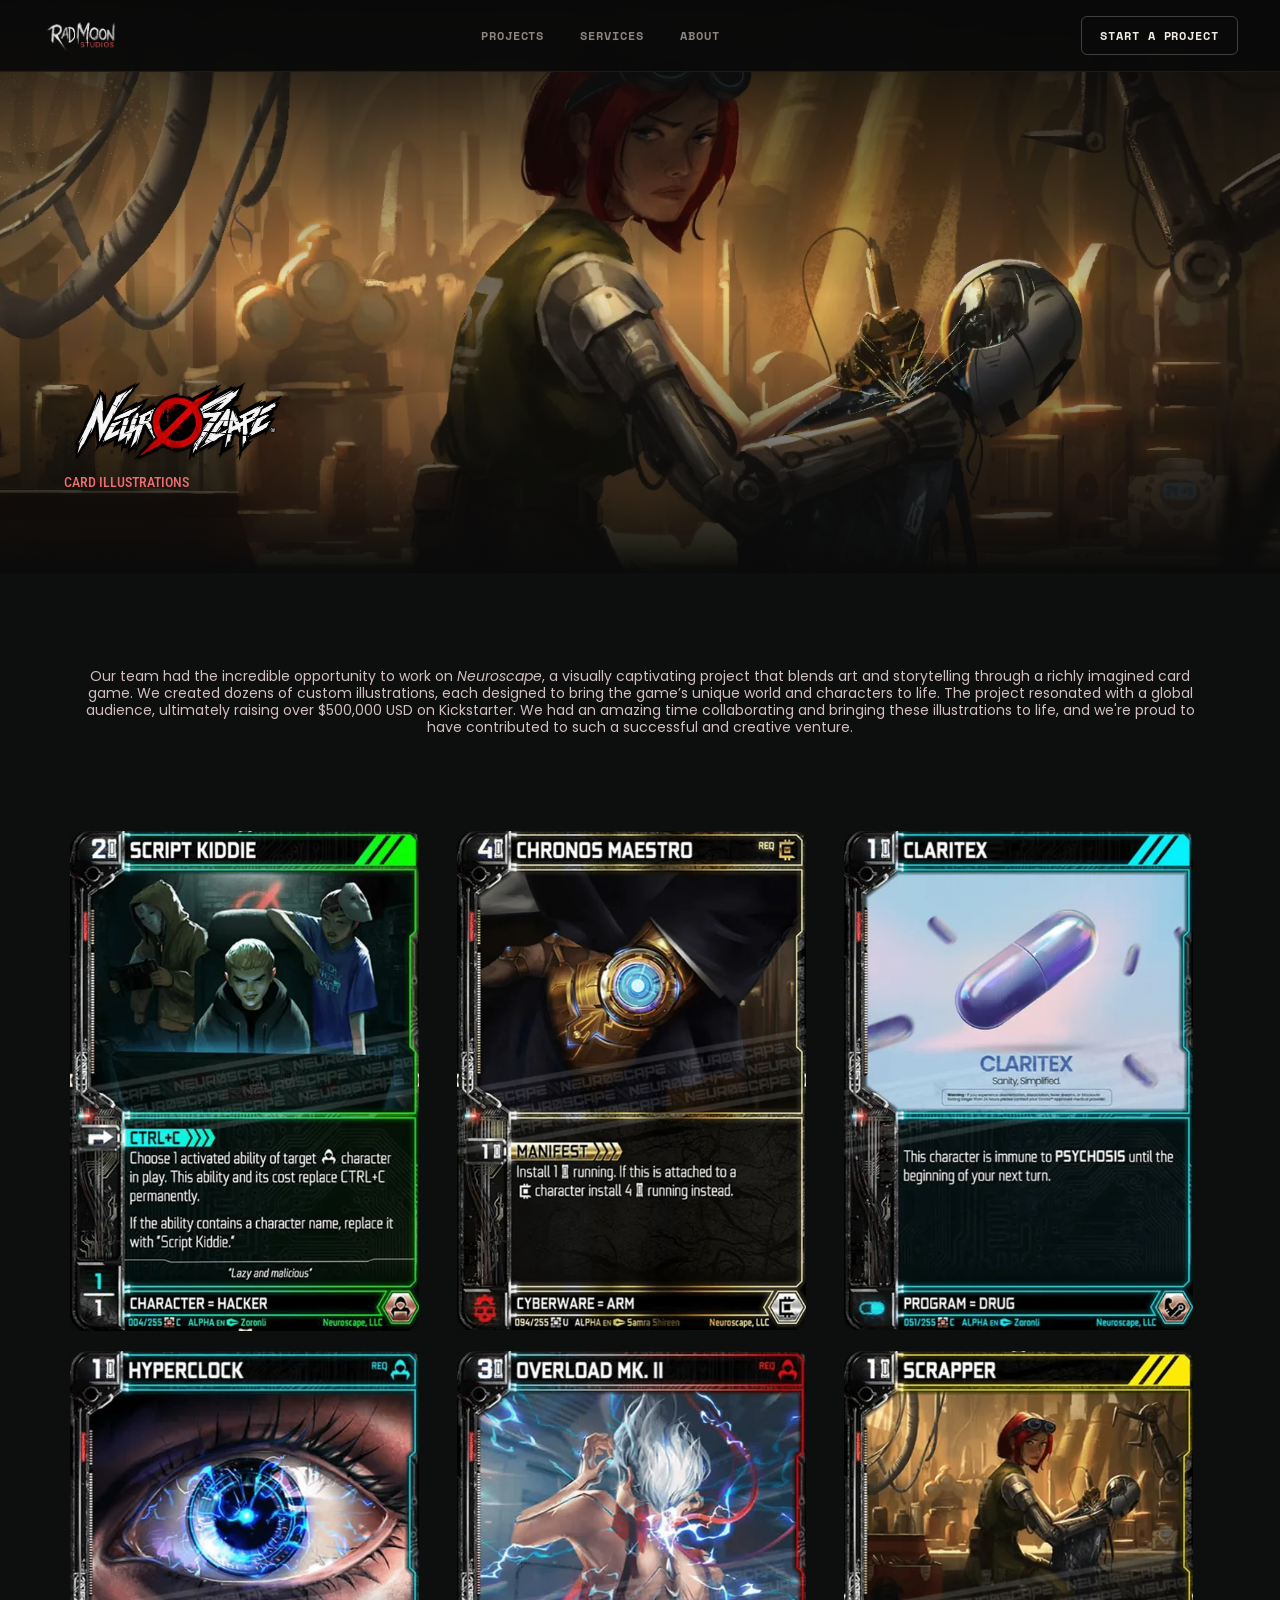
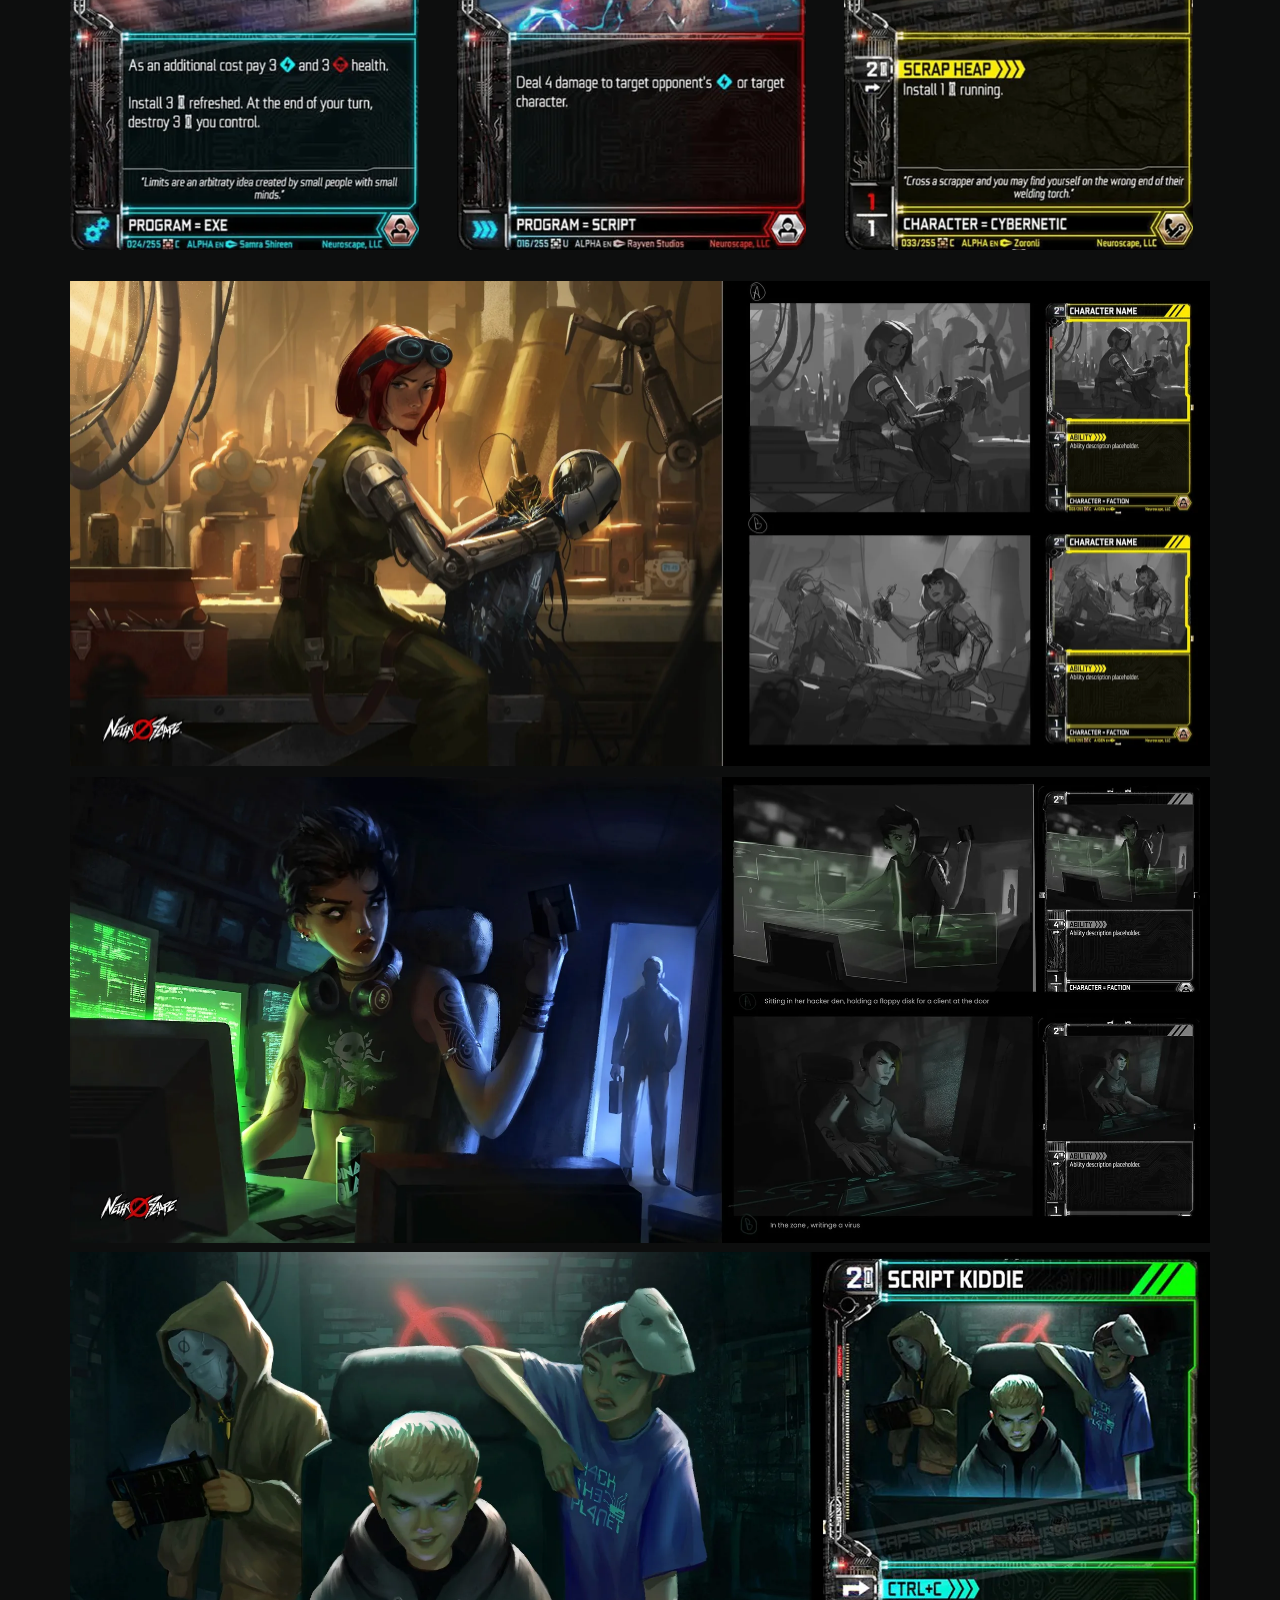
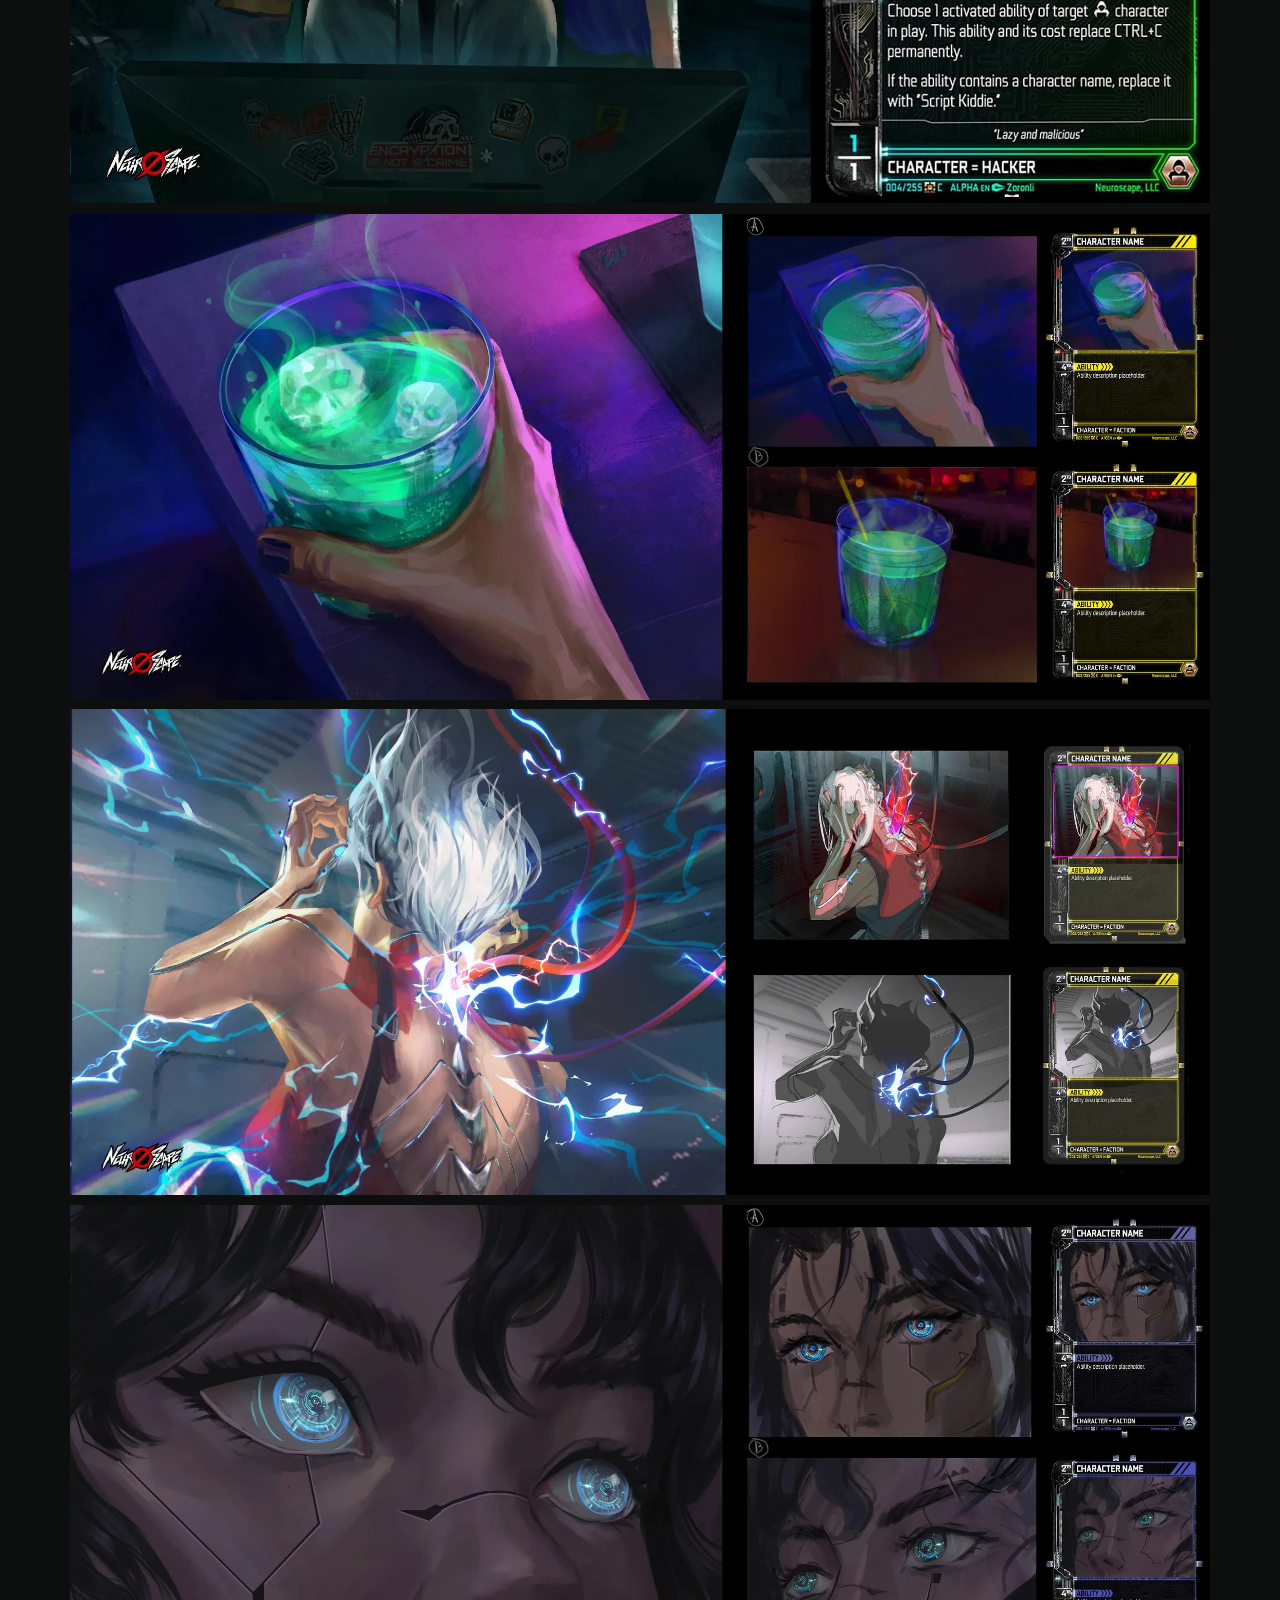
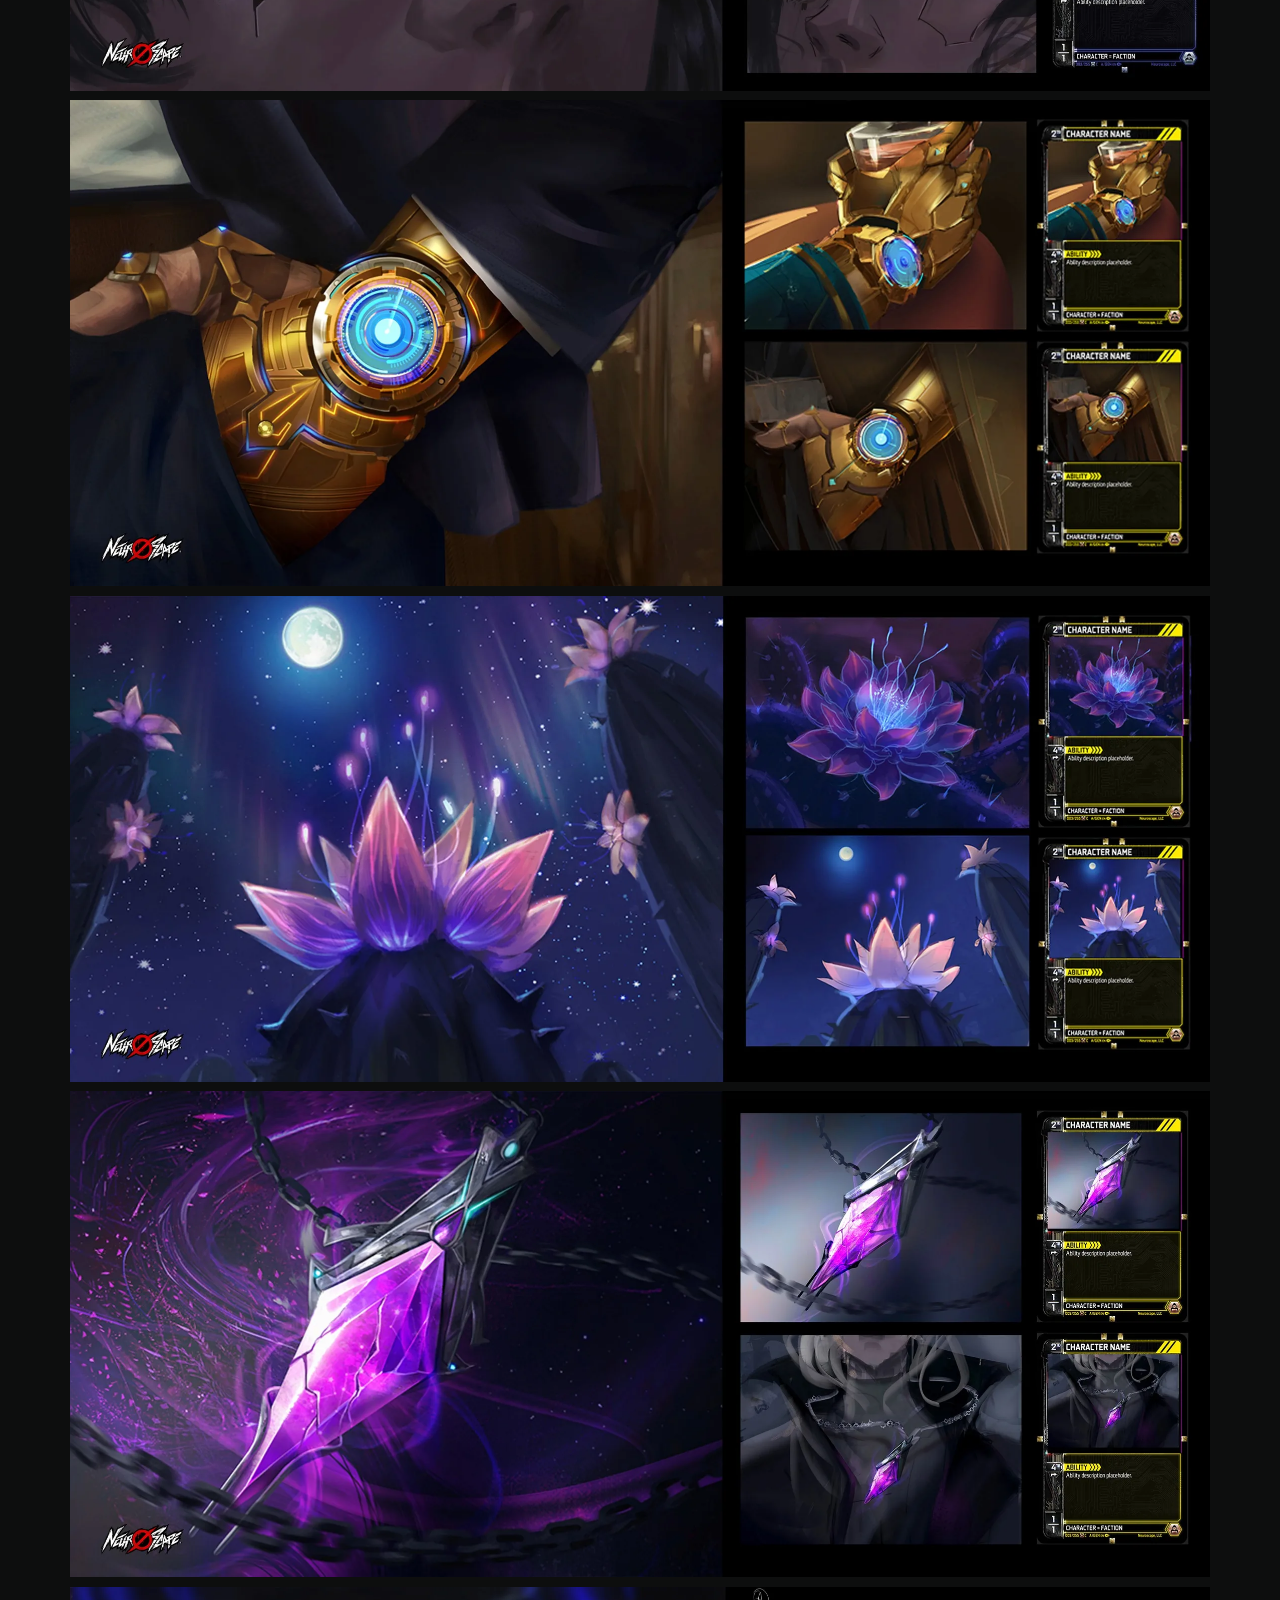
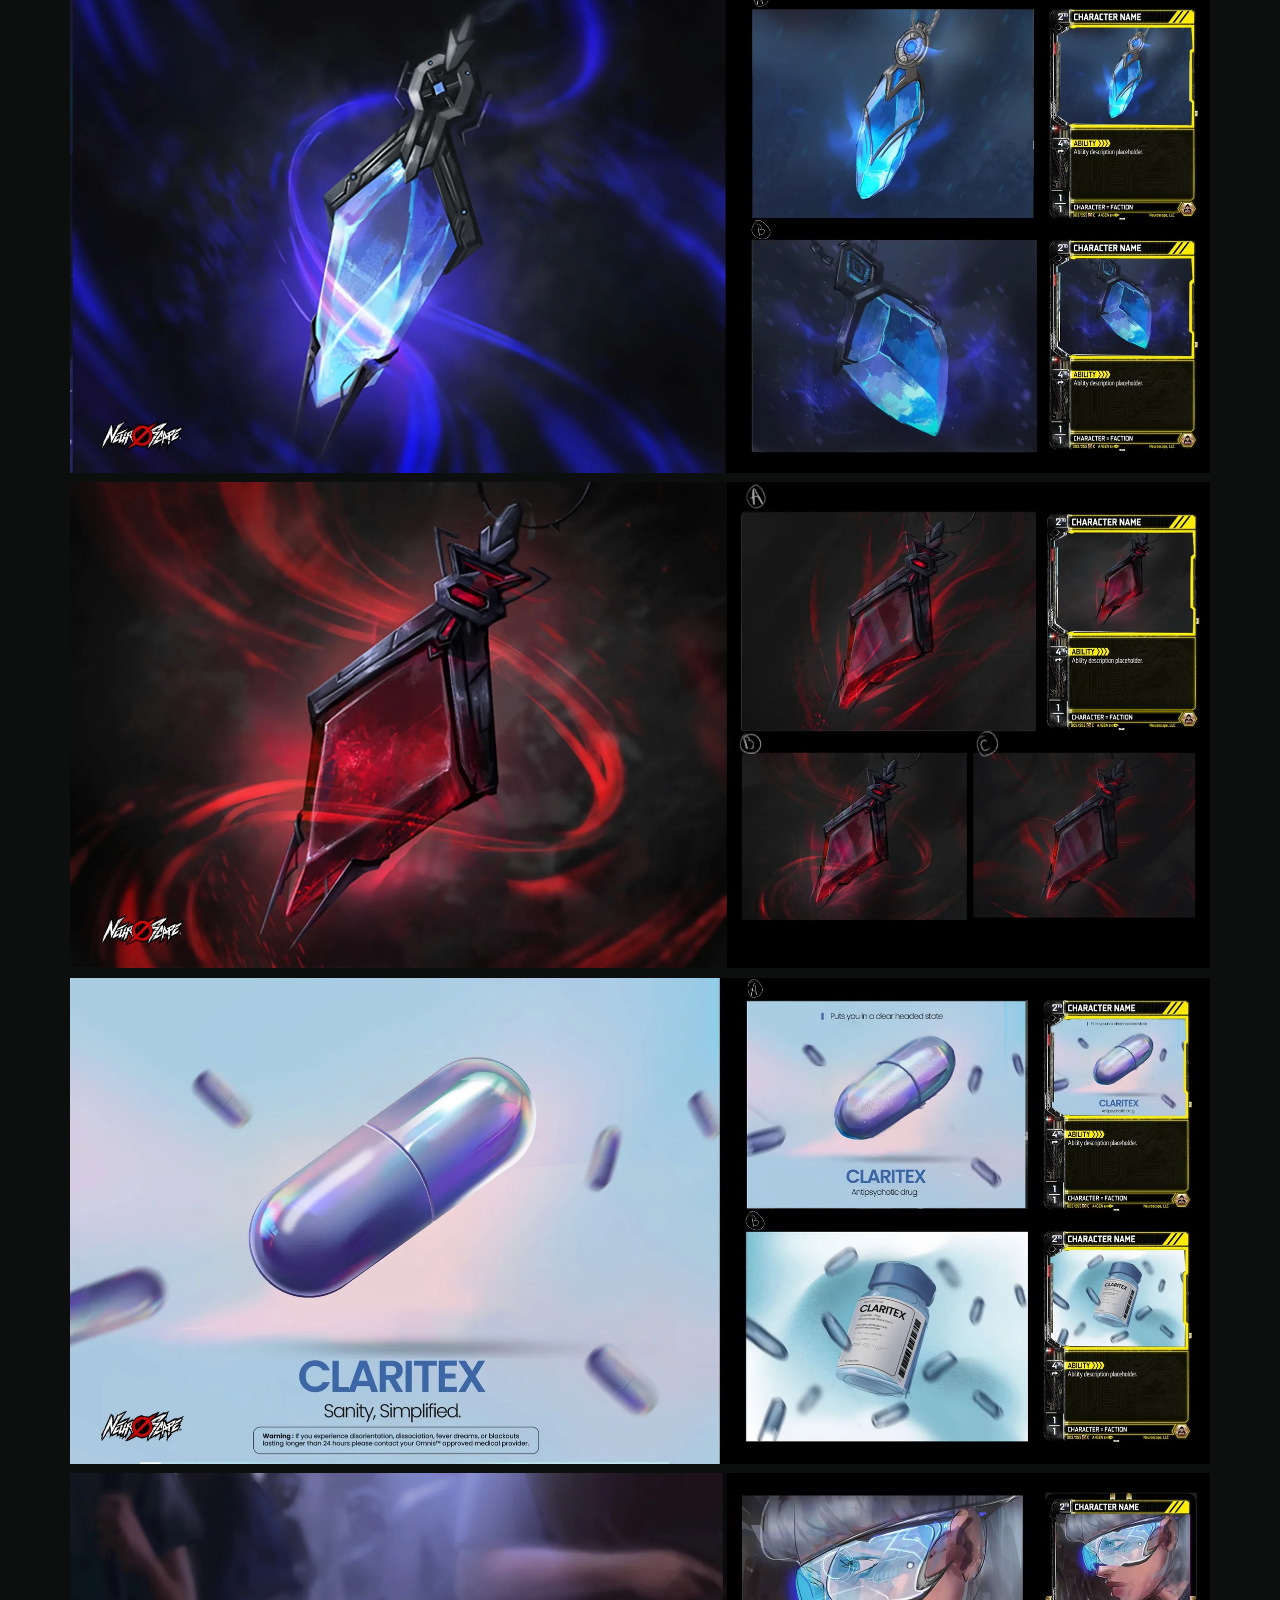
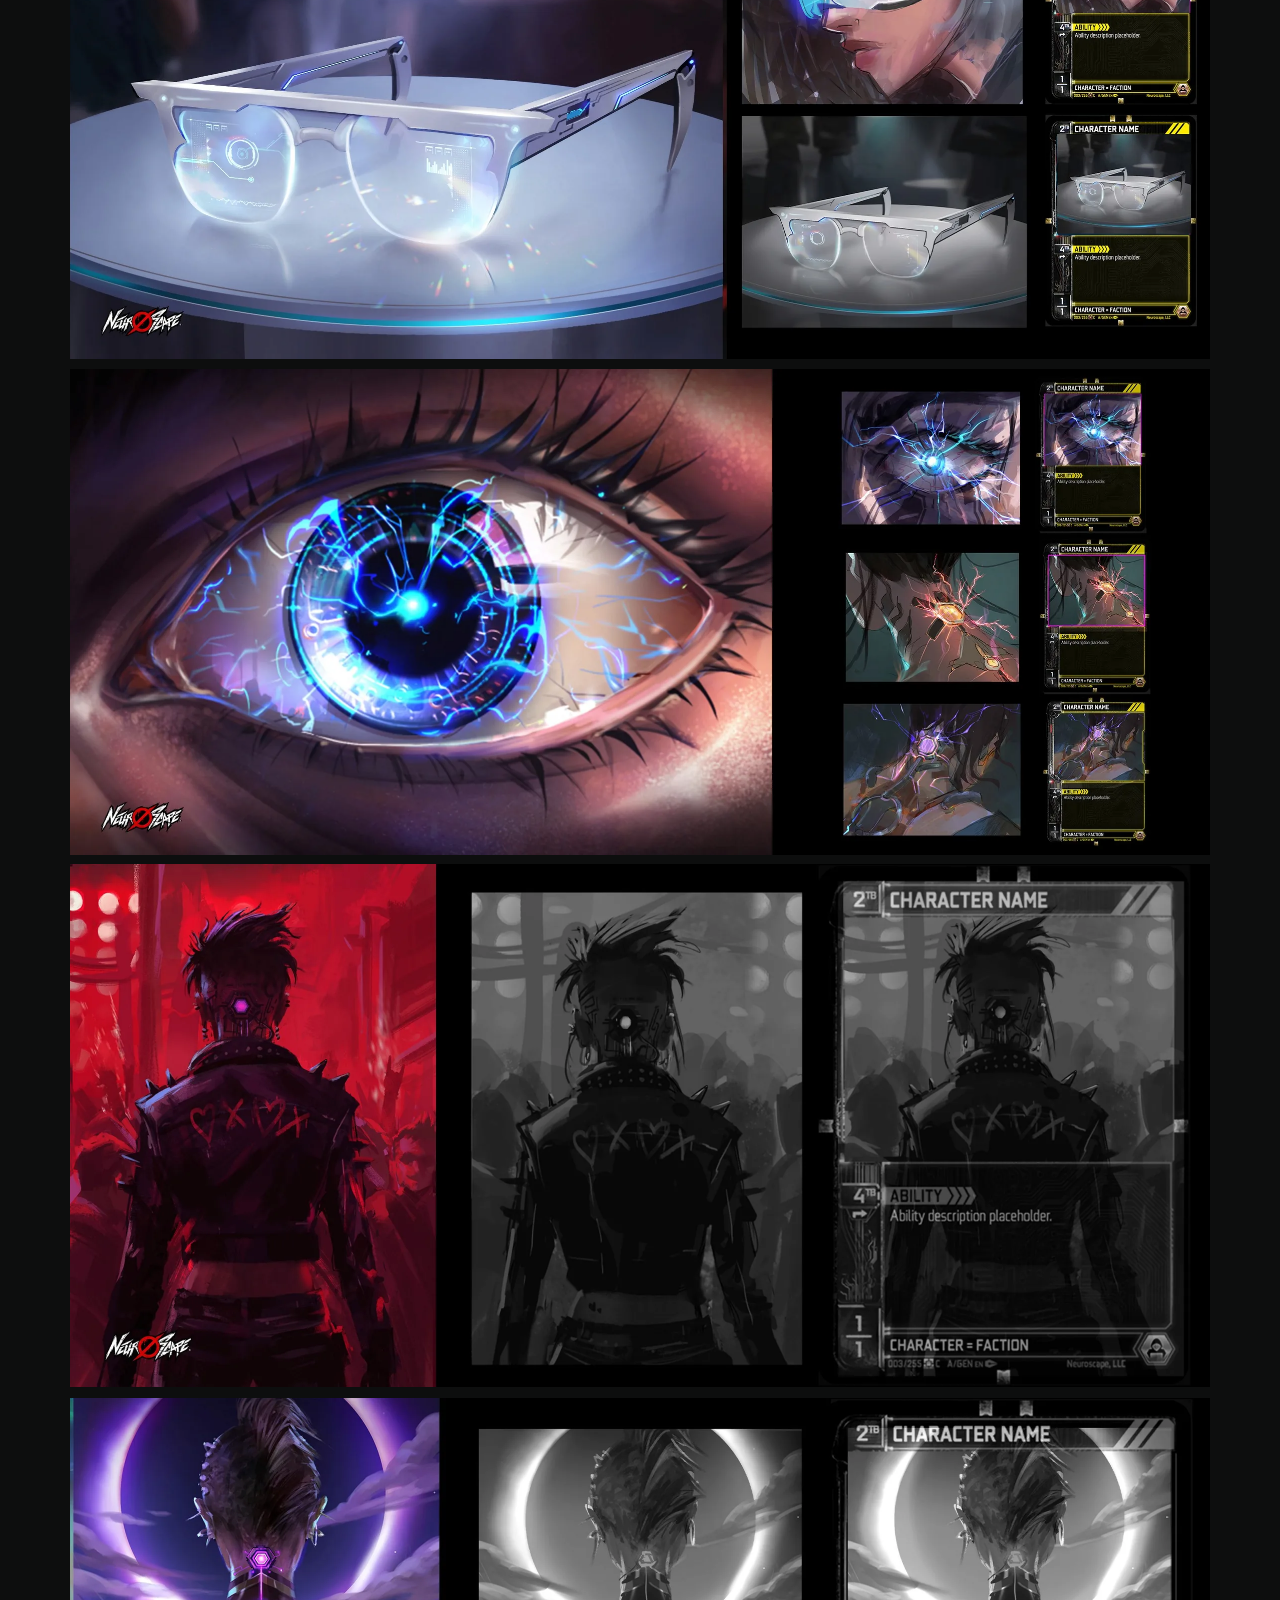
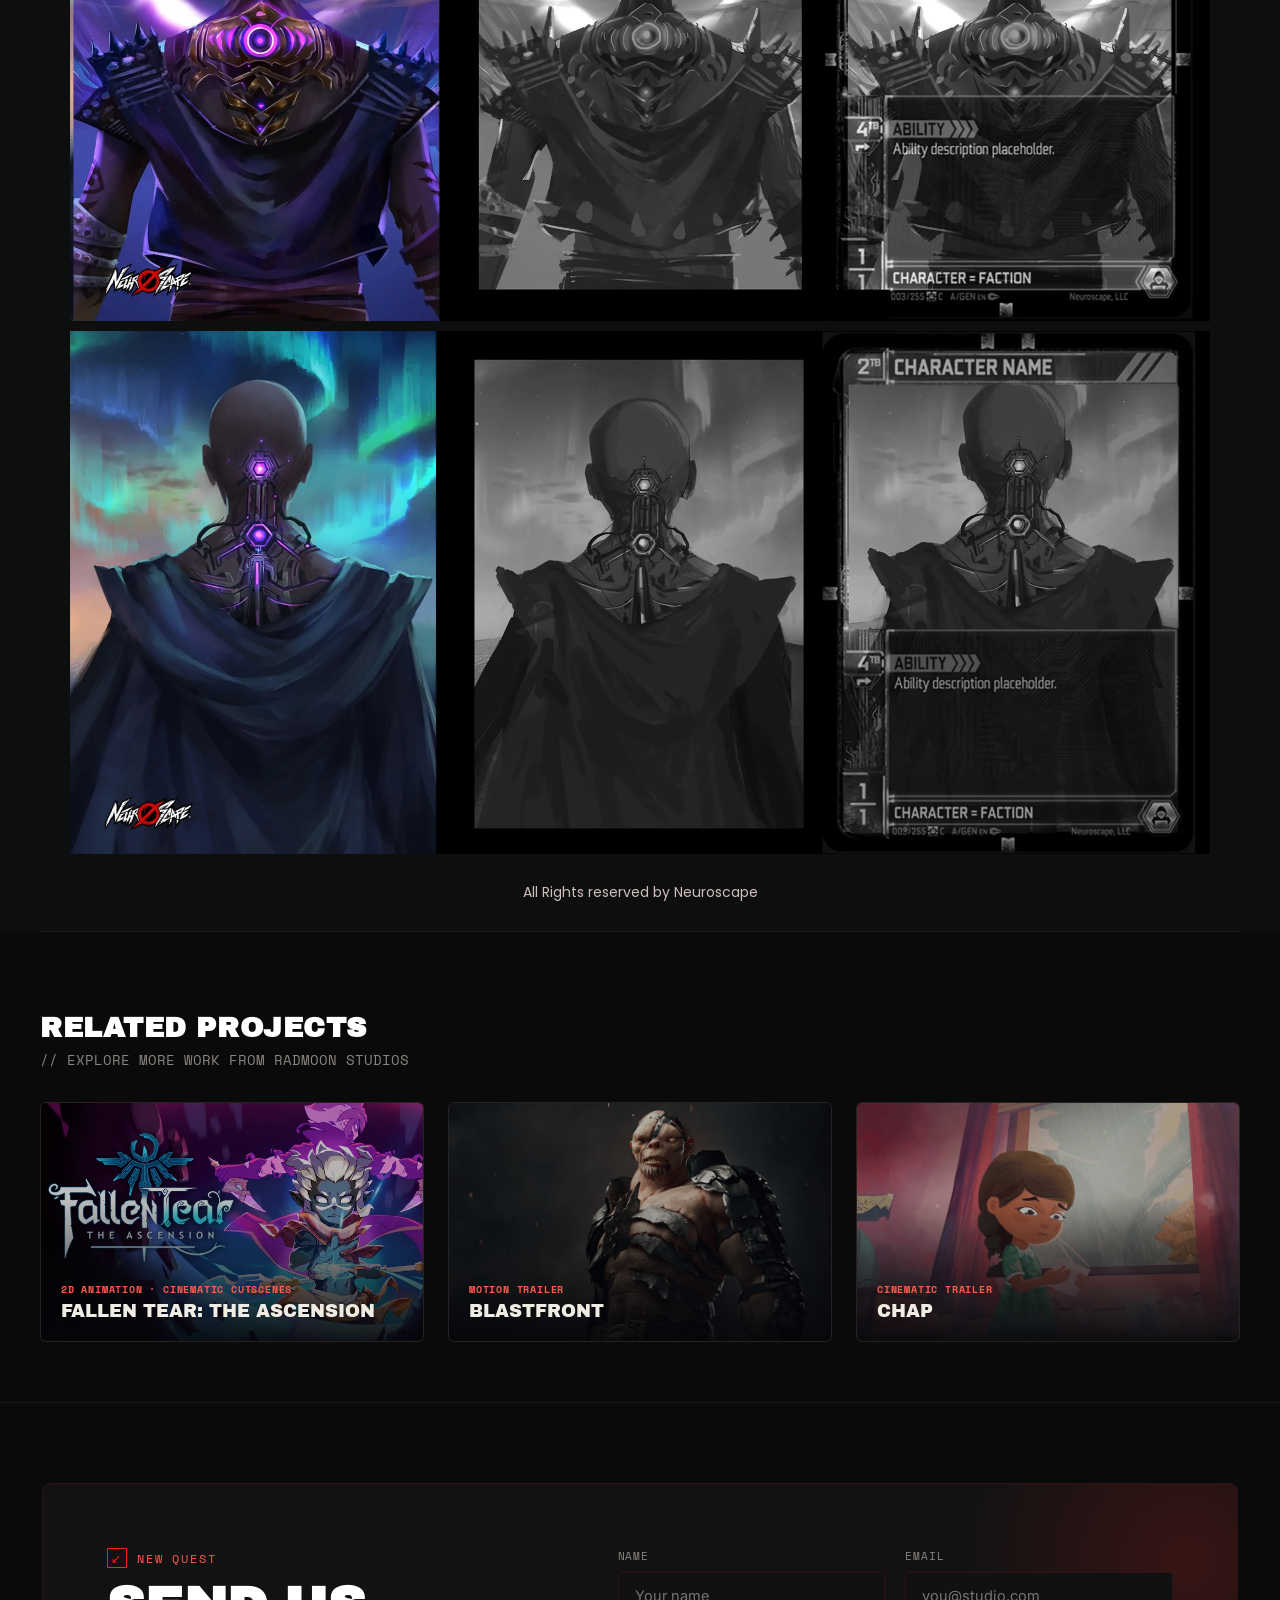
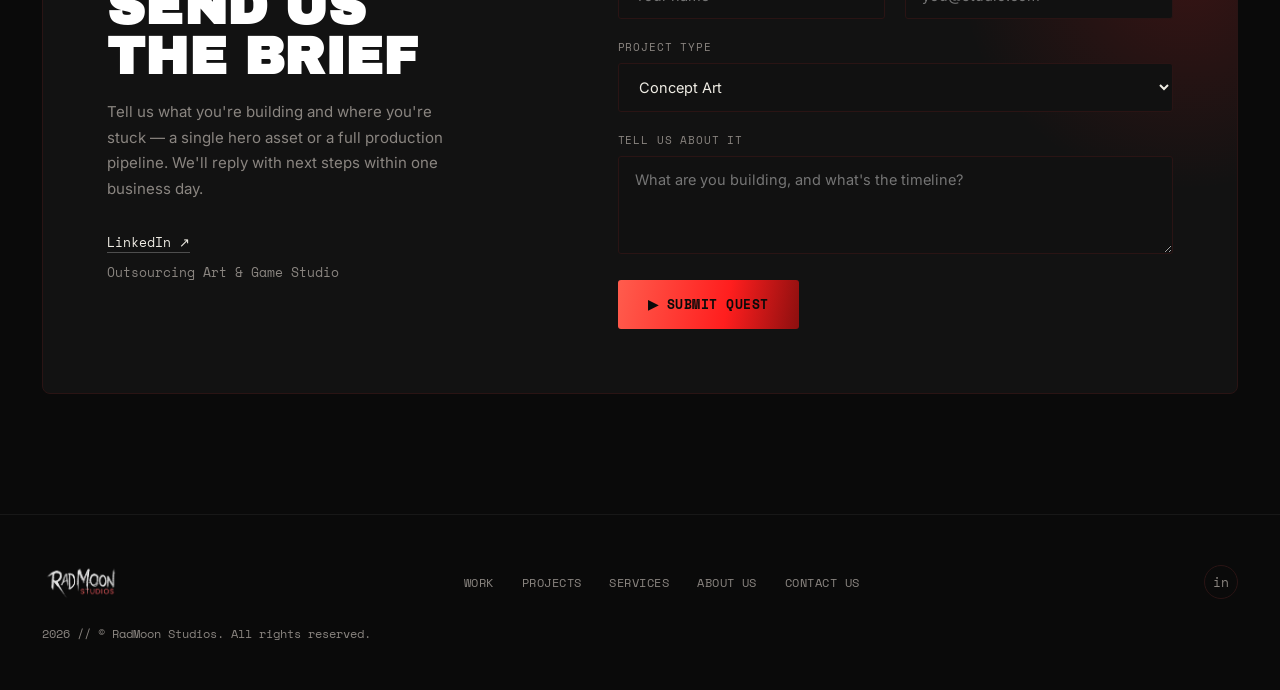
<file: neuroscape.html>
<!DOCTYPE html>
<html lang="en">
<head>
<meta charset="utf-8">
<meta name="viewport" content="width=device-width, initial-scale=1">
<title>Neuroscape</title>
<meta name="description" content="Rad Moon is an art studio specialized in film and videogames. We deliver original and engaging visual solutions rooted in our deep knowledge of the industry.">
<meta name="robots" content="max-image-preview:large">
<meta name="theme-color" content="#0a0a0a">
<link rel="canonical" href="https://radmoonstudio.com/neuroscape">
<link rel="icon" type="image/png" href="assets/icons/favicon.png">
<link rel="apple-touch-icon" href="assets/icons/apple-touch-icon.png">

<meta property="og:type" content="website">
<meta property="og:site_name" content="RadMoon Studios">
<meta property="og:title" content="Neuroscape">
<meta property="og:description" content="Rad Moon is an art studio specialized in film and videogames. We deliver original and engaging visual solutions rooted in our deep knowledge of the industry.">
<meta property="og:url" content="https://radmoonstudio.com/neuroscape">
<meta name="twitter:card" content="summary_large_image">
<meta name="twitter:title" content="Neuroscape">
<meta name="twitter:description" content="Rad Moon is an art studio specialized in film and videogames. We deliver original and engaging visual solutions rooted in our deep knowledge of the industry.">
<meta property="og:image" content="https://radmoonstudio.com/assets/img/neuroscape/hero-sm.webp">
<meta name="twitter:image" content="https://radmoonstudio.com/assets/img/neuroscape/hero-sm.webp">

<link rel="preload" href="assets/fonts/roboto-condensed-latin-500-normal.woff2" as="font" type="font/woff2" crossorigin>
<link rel="preload" href="assets/fonts/space-mono-latin-400-normal.woff2" as="font" type="font/woff2" crossorigin>
<link rel="stylesheet" href="assets/css/site.v1.css">
<link rel="stylesheet" href="assets/css/project.v1.css">
<script src="assets/js/site.v1.js?v=2" defer></script>
</head>
<body>

<header class="rm-global-header">
  <div class="rm-nav-inner">
    <a href="index.html" class="rm-brand" aria-label="RadMoon Studios Home">
      <img src="assets/img/logo.webp" width="163" height="80" alt="RadMoon Studios" class="rm-logo-img">
    </a>
    <nav class="rm-navlinks">
      <a href="projects.html">Projects</a>
      <a href="index.html#services">Services</a>
      <a href="index.html#about-us">About</a>
      <!-- <a href="index.html#team">Team</a> -->
    </nav>
    <a href="#contact" class="rm-navcta">Start a project</a>
  </div>
</header>

<main class="pj-main">
  <section class="pj-hero" aria-label="Neuroscape">
    <img class="pj-hero-bg" style="--pos:50.7% 18.8%" src="assets/img/neuroscape/hero.webp" srcset="assets/img/neuroscape/hero-sm.webp 960w, assets/img/neuroscape/hero.webp 1440w" sizes="100vw" width="1440" height="1072" alt="" fetchpriority="high">
    <div class="pj-hero-inner">
      <h1><img class="pj-title" style="width:228px" src="assets/img/neuroscape/title.webp" width="1500" height="550" alt="Neuroscape" fetchpriority="high"></h1>
      <p class="pj-tags-text">CARD ILLUSTRATIONS</p>
    </div>
  </section>

  <section class="pj-content pj-flow" style="--pb:30px">
    <div class="pj-b" style="--mt:95px">
      <p class="pj-text" style="text-align:center">Our team had the incredible opportunity to work on <em>Neuroscape</em>, a visually captivating project that blends art and storytelling through a richly imagined card game. We created dozens of custom illustrations, each designed to bring the game’s unique world and characters to life. The project resonated with a global audience, ultimately raising over $500,000 USD on Kickstarter. We had an amazing time collaborating and bringing these illustrations to life, and we're proud to have contributed to such a successful and creative venture.</p>
    </div>
    <div class="pj-b pj-row" style="--mt:96px;--cols:repeat(3,349px);--cols-t:repeat(3,1fr);--gap:38px;--gap-t:21px">
      <img class="pj-m" style="--ar:349/500" src="assets/img/neuroscape/scriptkiddie.webp" srcset="assets/img/neuroscape/scriptkiddie-sm.webp 480w, assets/img/neuroscape/scriptkiddie.webp 698w" sizes="(min-width: 1200px) 349px, (min-width: 810px) calc((100vw - 60px) / 3), calc((100vw - 60px) / 3)" width="1690" height="2420" alt="Neuroscape artwork" loading="lazy" decoding="async">
      <img class="pj-m" style="--ar:349/499" src="assets/img/neuroscape/chronosmaestro.webp" srcset="assets/img/neuroscape/chronosmaestro-sm.webp 480w, assets/img/neuroscape/chronosmaestro.webp 698w" sizes="(min-width: 1200px) 349px, (min-width: 810px) calc((100vw - 60px) / 3), calc((100vw - 60px) / 3)" width="1691" height="2420" alt="Neuroscape artwork" loading="lazy" decoding="async">
      <img class="pj-m" style="--ar:349/499" src="assets/img/neuroscape/claritexcard.webp" srcset="assets/img/neuroscape/claritexcard-sm.webp 480w, assets/img/neuroscape/claritexcard.webp 698w" sizes="(min-width: 1200px) 349px, (min-width: 810px) calc((100vw - 60px) / 3), calc((100vw - 60px) / 3)" width="1691" height="2420" alt="Neuroscape artwork" loading="lazy" decoding="async">
    </div>
    <div class="pj-b pj-row" style="--mt:20px;--cols:repeat(3,349px);--cols-t:repeat(3,1fr);--gap:38px;--gap-t:21px">
      <img class="pj-m" style="--ar:349/499" src="assets/img/neuroscape/hyperclockcard.webp" srcset="assets/img/neuroscape/hyperclockcard-sm.webp 480w, assets/img/neuroscape/hyperclockcard.webp 698w" sizes="(min-width: 1200px) 349px, (min-width: 810px) calc((100vw - 60px) / 3), calc((100vw - 60px) / 3)" width="1691" height="2420" alt="Neuroscape artwork" loading="lazy" decoding="async">
      <img class="pj-m" style="--ar:349/499" src="assets/img/neuroscape/overlordmk2.webp" srcset="assets/img/neuroscape/overlordmk2-sm.webp 480w, assets/img/neuroscape/overlordmk2.webp 698w" sizes="(min-width: 1200px) 349px, (min-width: 810px) calc((100vw - 60px) / 3), calc((100vw - 60px) / 3)" width="1691" height="2420" alt="Neuroscape artwork" loading="lazy" decoding="async">
      <img class="pj-m" style="--ar:349/499" src="assets/img/neuroscape/scrappercard.webp" srcset="assets/img/neuroscape/scrappercard-sm.webp 480w, assets/img/neuroscape/scrappercard.webp 698w" sizes="(min-width: 1200px) 349px, (min-width: 810px) calc((100vw - 60px) / 3), calc((100vw - 60px) / 3)" width="1691" height="2420" alt="Neuroscape artwork" loading="lazy" decoding="async">
    </div>
    <img class="pj-b pj-m" style="--mt:31px;--ar:1140/485" src="assets/img/neuroscape/scrapper-tb.webp" srcset="assets/img/neuroscape/scrapper-tb-sm.webp 960w, assets/img/neuroscape/scrapper-tb.webp 2280w" sizes="(min-width: 1200px) 1140px, calc(100vw - 60px)" width="2518" height="1072" alt="Neuroscape artwork" loading="lazy" decoding="async">
    <img class="pj-b pj-m" style="--mt:11px;--ar:1140/466" src="assets/img/neuroscape/coder-final2.webp" srcset="assets/img/neuroscape/coder-final2-sm.webp 960w, assets/img/neuroscape/coder-final2.webp 2280w" sizes="(min-width: 1200px) 1140px, calc(100vw - 60px)" width="2624" height="1072" alt="Neuroscape artwork" loading="lazy" decoding="async">
    <img class="pj-b pj-m" style="--mt:9px;--ar:1140/551" src="assets/img/neuroscape/scriptkiddie-final1.webp" srcset="assets/img/neuroscape/scriptkiddie-final1-sm.webp 960w, assets/img/neuroscape/scriptkiddie-final1.webp 2216w" sizes="(min-width: 1200px) 1140px, calc(100vw - 60px)" width="2216" height="1072" alt="Neuroscape artwork" loading="lazy" decoding="async">
    <img class="pj-b pj-m" style="--mt:11px;--ar:1140/486" src="assets/img/neuroscape/drinkme.webp" srcset="assets/img/neuroscape/drinkme-sm.webp 960w, assets/img/neuroscape/drinkme.webp 2280w" sizes="(min-width: 1200px) 1140px, calc(100vw - 60px)" width="2517" height="1072" alt="Neuroscape artwork" loading="lazy" decoding="async">
    <img class="pj-b pj-m" style="--mt:9px;--ar:1140/486" src="assets/img/neuroscape/overlordmk2-2.webp" srcset="assets/img/neuroscape/overlordmk2-2-sm.webp 960w, assets/img/neuroscape/overlordmk2-2.webp 2280w" sizes="(min-width: 1200px) 1140px, calc(100vw - 60px)" width="2517" height="1072" alt="Neuroscape artwork" loading="lazy" decoding="async">
    <img class="pj-b pj-m" style="--mt:10px;--ar:1140/486" src="assets/img/neuroscape/azvision.webp" srcset="assets/img/neuroscape/azvision-sm.webp 960w, assets/img/neuroscape/azvision.webp 2280w" sizes="(min-width: 1200px) 1140px, calc(100vw - 60px)" width="2517" height="1072" alt="Neuroscape artwork" loading="lazy" decoding="async">
    <img class="pj-b pj-m" style="--mt:9px;--ar:1140/486" src="assets/img/neuroscape/gwaas.webp" srcset="assets/img/neuroscape/gwaas-sm.webp 960w, assets/img/neuroscape/gwaas.webp 2280w" sizes="(min-width: 1200px) 1140px, calc(100vw - 60px)" width="2517" height="1072" alt="Neuroscape artwork" loading="lazy" decoding="async">
    <img class="pj-b pj-m" style="--mt:10px;--ar:1140/486" src="assets/img/neuroscape/flowermoon.webp" srcset="assets/img/neuroscape/flowermoon-sm.webp 960w, assets/img/neuroscape/flowermoon.webp 2280w" sizes="(min-width: 1200px) 1140px, calc(100vw - 60px)" width="2517" height="1072" alt="Neuroscape artwork" loading="lazy" decoding="async">
    <img class="pj-b pj-m" style="--mt:9px;--ar:1140/486" src="assets/img/neuroscape/src.webp" srcset="assets/img/neuroscape/src-sm.webp 960w, assets/img/neuroscape/src.webp 2280w" sizes="(min-width: 1200px) 1140px, calc(100vw - 60px)" width="2517" height="1072" alt="Neuroscape artwork" loading="lazy" decoding="async">
    <img class="pj-b pj-m" style="--mt:10px;--ar:1140/486" src="assets/img/neuroscape/moonstone-presentation.webp" srcset="assets/img/neuroscape/moonstone-presentation-sm.webp 960w, assets/img/neuroscape/moonstone-presentation.webp 2280w" sizes="(min-width: 1200px) 1140px, calc(100vw - 60px)" width="2517" height="1072" alt="Neuroscape artwork" loading="lazy" decoding="async">
    <img class="pj-b pj-m" style="--mt:9px;--ar:1140/486" src="assets/img/neuroscape/darkstone-final.webp" srcset="assets/img/neuroscape/darkstone-final-sm.webp 960w, assets/img/neuroscape/darkstone-final.webp 2280w" sizes="(min-width: 1200px) 1140px, calc(100vw - 60px)" width="2517" height="1072" alt="Neuroscape artwork" loading="lazy" decoding="async">
    <img class="pj-b pj-m" style="--mt:10px;--ar:1140/486" src="assets/img/neuroscape/claritex.webp" srcset="assets/img/neuroscape/claritex-sm.webp 960w, assets/img/neuroscape/claritex.webp 2280w" sizes="(min-width: 1200px) 1140px, calc(100vw - 60px)" width="2517" height="1072" alt="Neuroscape artwork" loading="lazy" decoding="async">
    <img class="pj-b pj-m" style="--mt:9px;--ar:1140/486" src="assets/img/neuroscape/azglasses.webp" srcset="assets/img/neuroscape/azglasses-sm.webp 960w, assets/img/neuroscape/azglasses.webp 2280w" sizes="(min-width: 1200px) 1140px, calc(100vw - 60px)" width="2517" height="1072" alt="Neuroscape artwork" loading="lazy" decoding="async">
    <img class="pj-b pj-m" style="--mt:10px;--ar:1140/486" src="assets/img/neuroscape/eye.webp" srcset="assets/img/neuroscape/eye-sm.webp 960w, assets/img/neuroscape/eye.webp 2280w" sizes="(min-width: 1200px) 1140px, calc(100vw - 60px)" width="2517" height="1072" alt="Neuroscape artwork" loading="lazy" decoding="async">
    <img class="pj-b pj-m" style="--mt:9px;--ar:1140/523" src="assets/img/neuroscape/berserj.webp" srcset="assets/img/neuroscape/berserj-sm.webp 960w, assets/img/neuroscape/berserj.webp 2280w" sizes="(min-width: 1200px) 1140px, calc(100vw - 60px)" width="2336" height="1072" alt="Neuroscape artwork" loading="lazy" decoding="async">
    <img class="pj-b pj-m" style="--mt:11px;--ar:1140/523" src="assets/img/neuroscape/eclipse-final.webp" srcset="assets/img/neuroscape/eclipse-final-sm.webp 960w, assets/img/neuroscape/eclipse-final.webp 2280w" sizes="(min-width: 1200px) 1140px, calc(100vw - 60px)" width="2336" height="1072" alt="Neuroscape artwork" loading="lazy" decoding="async">
    <img class="pj-b pj-m" style="--mt:10px;--ar:1140/523" src="assets/img/neuroscape/aaurorafa.webp" srcset="assets/img/neuroscape/aaurorafa-sm.webp 960w, assets/img/neuroscape/aaurorafa.webp 2280w" sizes="(min-width: 1200px) 1140px, calc(100vw - 60px)" width="2336" height="1072" alt="Neuroscape artwork" loading="lazy" decoding="async">
    <div class="pj-b" style="--mt:30px">
      <p class="pj-text" style="text-align:center">All Rights reserved by Neuroscape</p>
    </div>
  </section>
</main>

<div class="rm-related-container">
  <section class="related-section">
      <div class="section-head">
        <div>
          <h2>Related Projects</h2>
          <p>// EXPLORE MORE WORK FROM RADMOON STUDIOS</p>
        </div>
      </div>
      <div class="related-grid">
        <a href="fallentear.html" class="related-card">
          <img src="assets/img/related/fallentear.webp" alt="Fallen Tear: The Ascension" loading="lazy" decoding="async">
          <div class="related-overlay">
            <div class="related-cat">2D Animation · Cinematic Cutscenes</div>
            <div class="related-title">Fallen Tear: The Ascension</div>
          </div>
        </a>
        <a href="blastfront.html" class="related-card">
          <img src="assets/img/related/blastfront.jpg" alt="BlastFront Trailer" style="--pos: 48.8% 8%;" loading="lazy" decoding="async">
          <div class="related-overlay">
            <div class="related-cat">Motion Trailer</div>
            <div class="related-title">BlastFront</div>
          </div>
        </a>
        <a href="chap.html" class="related-card">
          <img src="assets/img/related/chap.png" alt="CHAP Trailer" loading="lazy" decoding="async">
          <div class="related-overlay">
            <div class="related-cat">Cinematic Trailer</div>
            <div class="related-title">CHAP</div>
          </div>
        </a>
      </div>
    </section>
</div>

<section class="rm-contact-section" id="contact">
  <div class="rm-wrap">
    <div class="rm-brief">
      <div class="rm-brief-copy">
        <div class="rm-eyebrow"><span class="rm-arrow-mark">↙</span>New quest</div>
        <h2 class="rm-section-title">Send Us<br>The Brief</h2>
        <p>Tell us what you're building and where you're stuck — a single hero asset or a full production pipeline. We'll reply with next steps within one business day.</p>
        <div class="rm-brief-meta">
          <a href="https://www.linkedin.com/company/radmoonstudios" target="_blank" rel="noopener">LinkedIn ↗</a>
          <span>Outsourcing Art &amp; Game Studio</span>
        </div>
      </div>
      <form class="rm-form">
        <div class="rm-field-row">
          <div class="rm-field">
            <label for="c_name">Name</label>
            <input id="c_name" type="text" placeholder="Your name" required>
          </div>
          <div class="rm-field">
            <label for="c_email">Email</label>
            <input id="c_email" type="email" placeholder="you@studio.com" required>
          </div>
        </div>
        <div class="rm-field">
          <label for="c_project">Project type</label>
          <select id="c_project">
            <option>Concept Art</option>
            <option>3D Characters / Props</option>
            <option>Rigging</option>
            <option>Animation</option>
            <option>Full pipeline</option>
          </select>
        </div>
        <div class="rm-field">
          <label for="c_message">Tell us about it</label>
          <textarea id="c_message" rows="4" placeholder="What are you building, and what's the timeline?" required></textarea>
        </div>
        <button type="submit" class="rm-submit-btn">▶ Submit Quest</button>
      </form>
    </div>
  </div>
</section>

<footer class="rm-global-footer">
  <div class="rm-wrap rm-footer-inner">
    <a href="index.html" class="rm-footer-brand" aria-label="RadMoon Studios Home"><img src="assets/img/logo.webp" width="163" height="80" alt="RadMoon Studios" class="rm-footer-logo"></a>
    <div class="rm-footer-links">
      <a href="index.html#work">Work</a>
      <a href="projects.html">Projects</a>
      <a href="index.html#services">Services</a>
      <a href="index.html#about-us">About Us</a>
      <!-- <a href="index.html#team">Team</a> -->
      <a href="#contact">Contact Us</a>
    </div>
    <div class="rm-footer-social">
      <a href="https://www.linkedin.com/company/radmoonstudios" target="_blank" rel="noopener" aria-label="LinkedIn">in</a>
    </div>
  </div>
  <div class="rm-wrap">
    <div class="rm-footer-copy">2026 // © RadMoon Studios. All rights reserved.</div>
  </div>
</footer>

<div id="rmGalleryModal" class="rm-gallery-modal" aria-hidden="true">
  <div class="rm-gallery-backdrop" id="rmGalleryBackdrop"></div>
  <button type="button" class="rm-gallery-close" id="rmGalleryClose" aria-label="Close Gallery">&times;</button>
  <button type="button" class="rm-gallery-nav rm-gallery-prev" id="rmGalleryPrev" aria-label="Previous Item">
    <svg width="24" height="24" viewBox="0 0 24 24" fill="none" stroke="currentColor" stroke-width="2.5" stroke-linecap="round" stroke-linejoin="round"><polyline points="15 18 9 12 15 6"></polyline></svg>
  </button>
  <button type="button" class="rm-gallery-nav rm-gallery-next" id="rmGalleryNext" aria-label="Next Item">
    <svg width="24" height="24" viewBox="0 0 24 24" fill="none" stroke="currentColor" stroke-width="2.5" stroke-linecap="round" stroke-linejoin="round"><polyline points="9 18 15 12 9 6"></polyline></svg>
  </button>
  <div class="rm-gallery-container">
    <div class="rm-gallery-main-wrap">
      <img id="rmGalleryMainImg" alt="Project Artwork" class="rm-gallery-main-img rm-media-hidden">
      <video id="rmGalleryMainVideo" controls playsinline class="rm-gallery-main-video rm-media-hidden"></video>
    </div>
    <div class="rm-gallery-bottom-bar">
      <div id="rmGalleryCounter" class="rm-gallery-counter">1 / 1</div>
      <div id="rmGalleryThumbs" class="rm-gallery-thumbs-strip"></div>
    </div>
  </div>
</div>

</body>
</html>
</file>
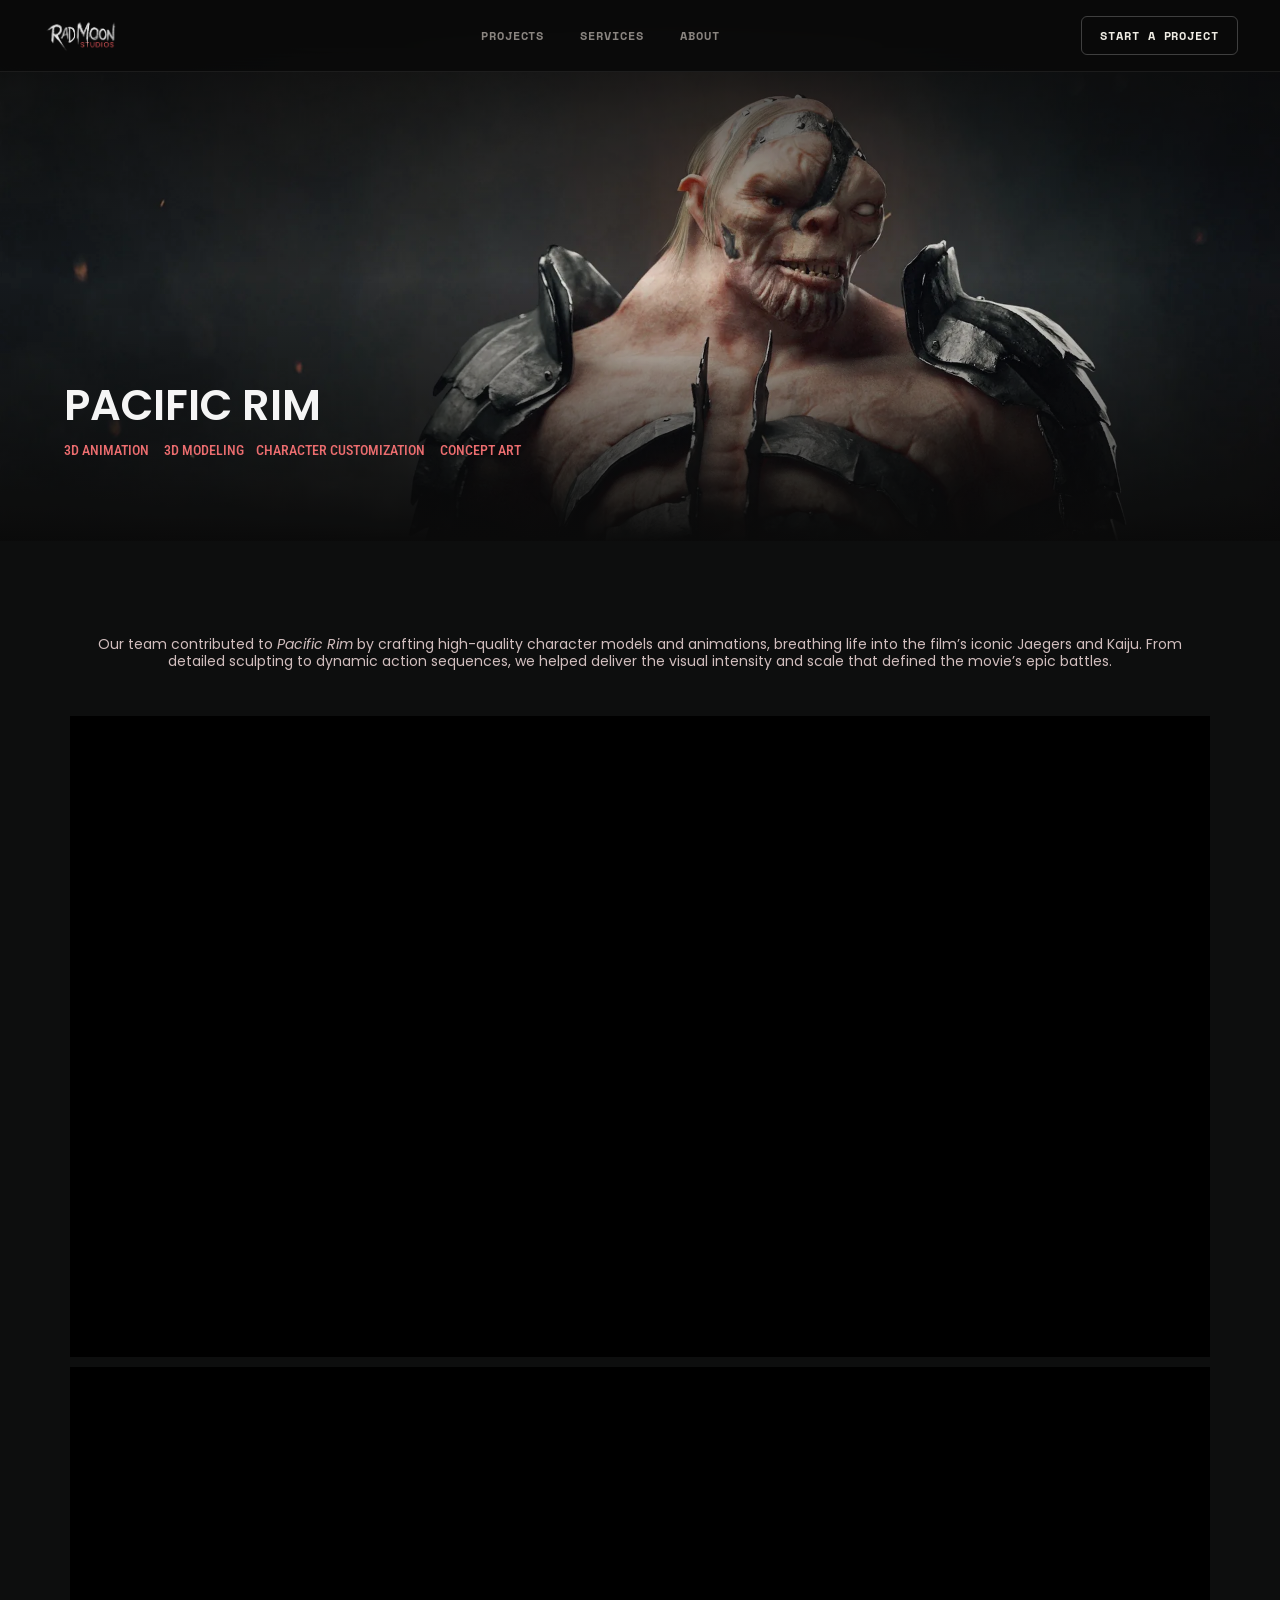
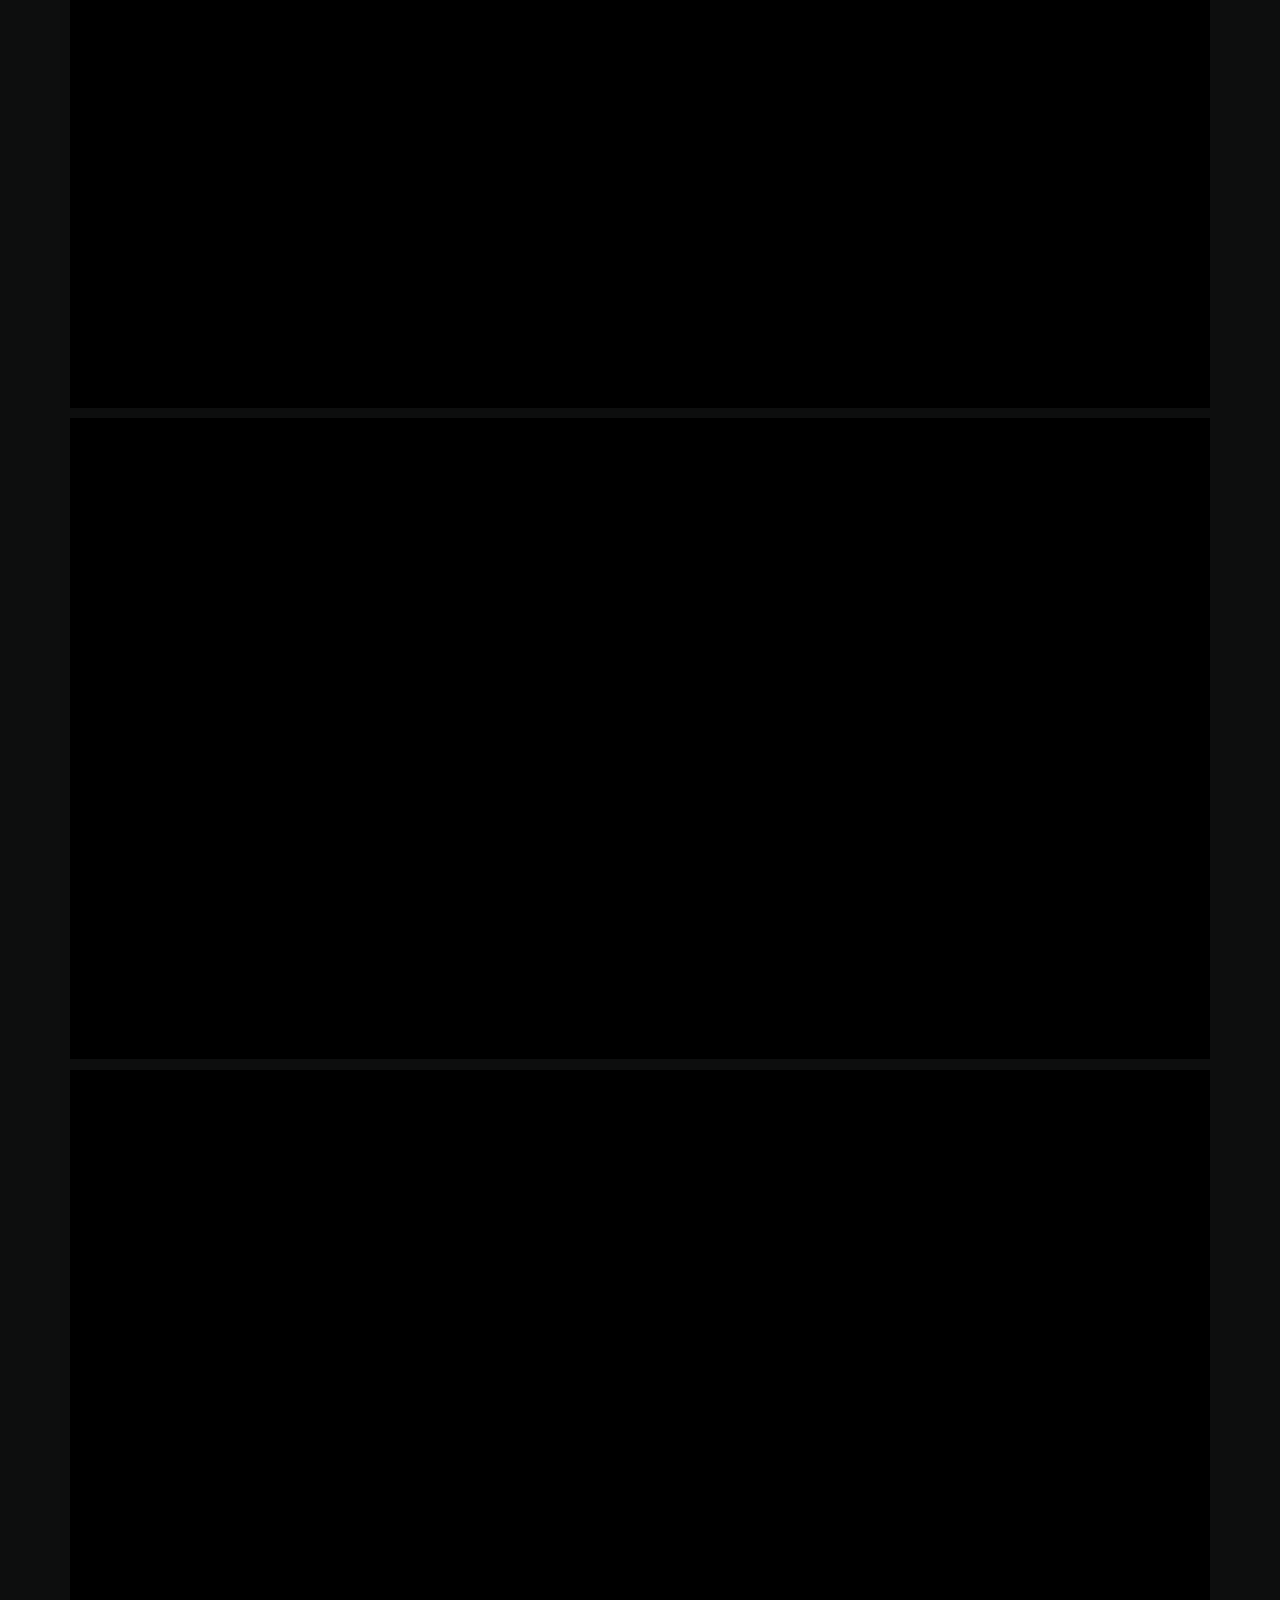
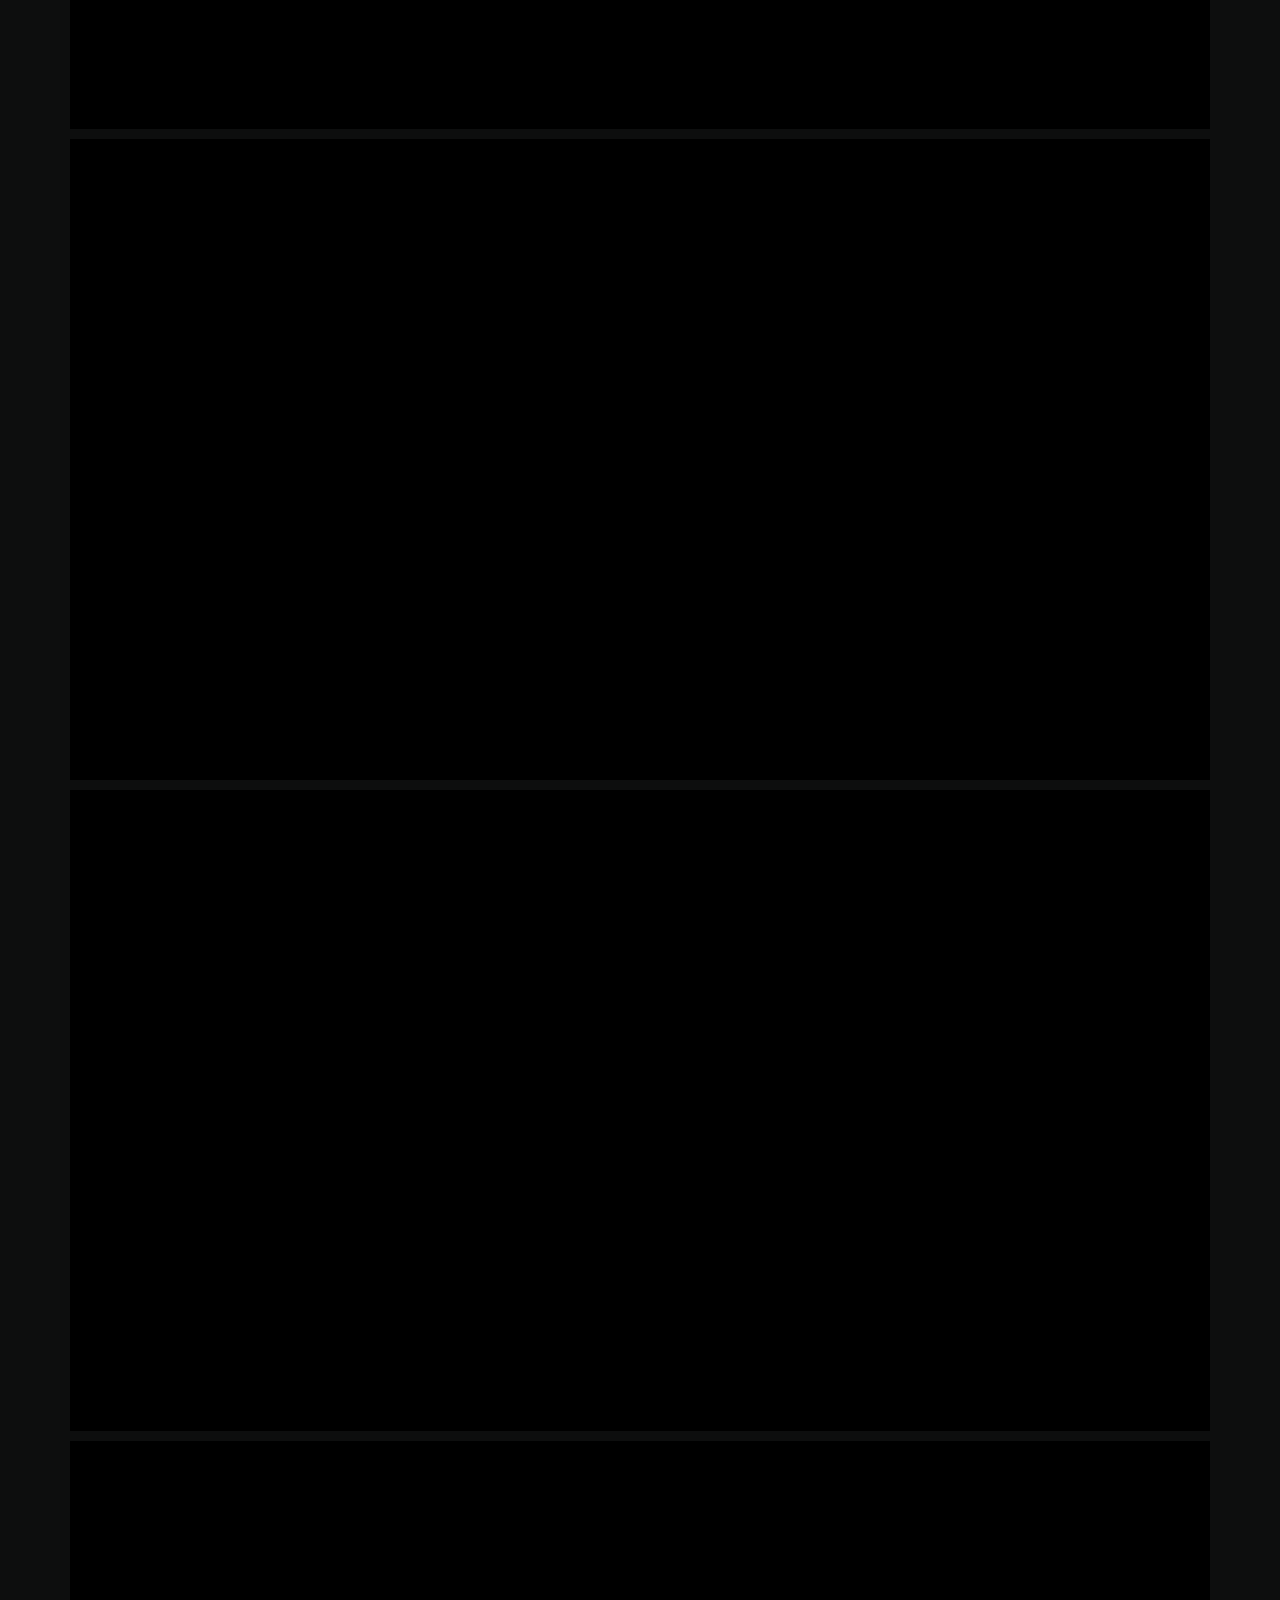
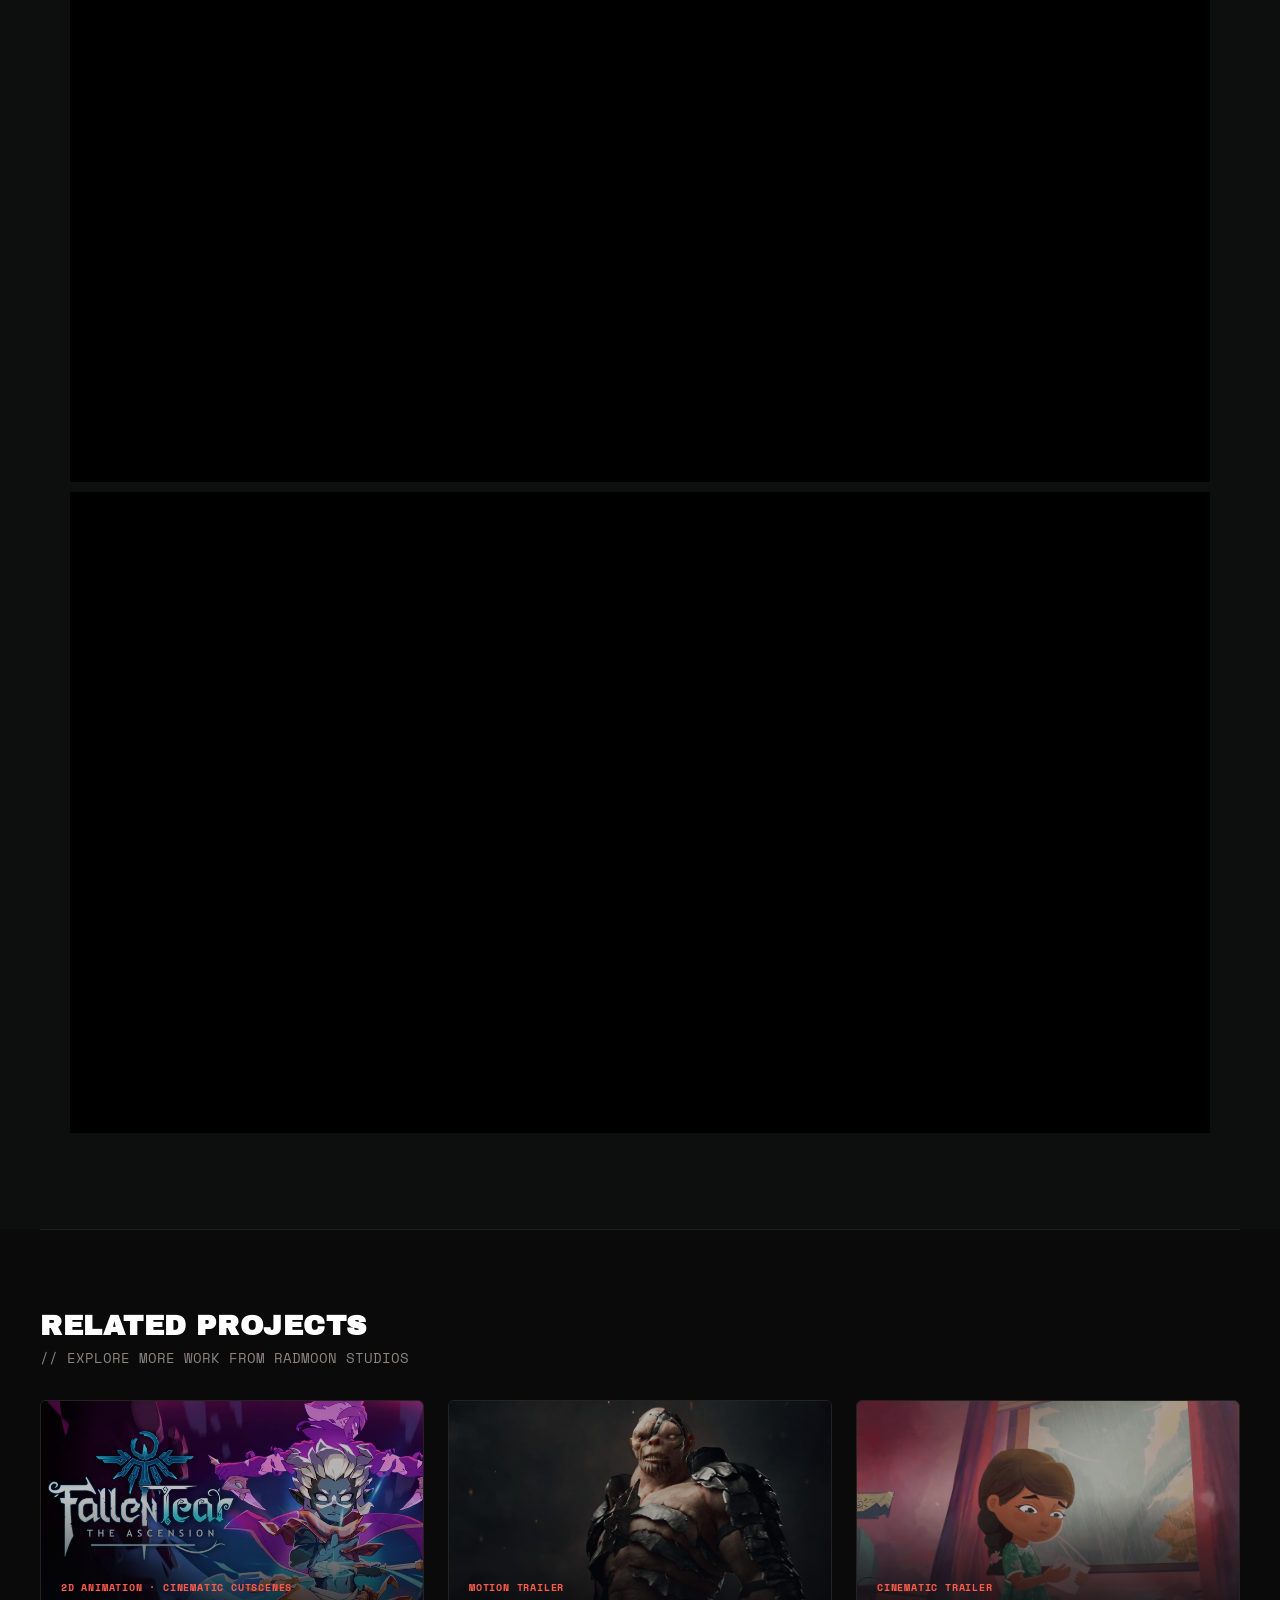
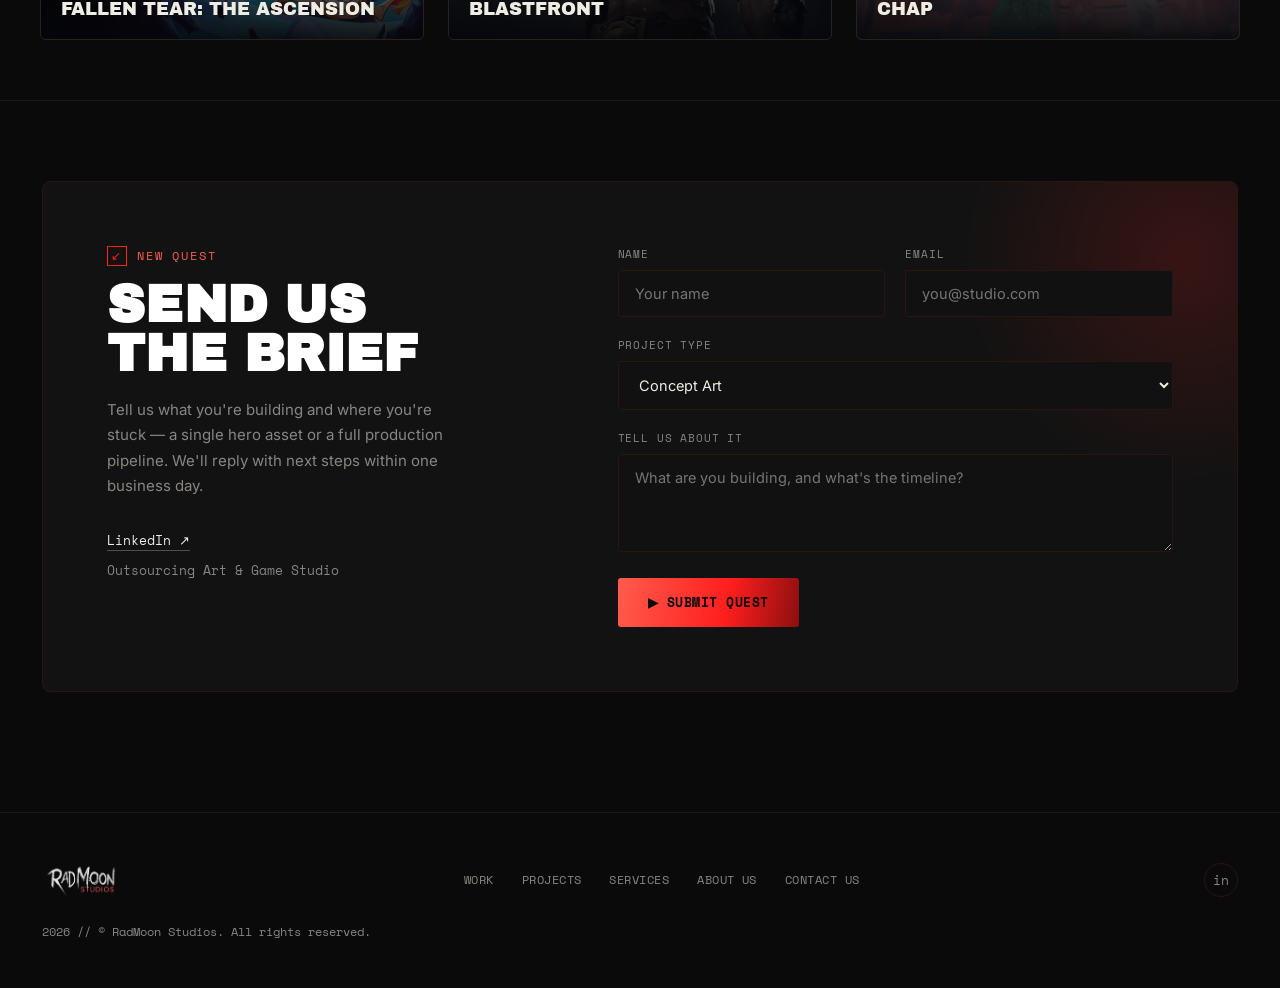
<file: pacificrim.html>
<!DOCTYPE html>
<html lang="en">
<head>
<meta charset="utf-8">
<meta name="viewport" content="width=device-width, initial-scale=1">
<title>RadMoon Studios</title>
<meta name="description" content="Rad Moon is an art studio specialized in film and videogames. We deliver original and engaging visual solutions rooted in our deep knowledge of the industry.">
<meta name="robots" content="max-image-preview:large">
<meta name="theme-color" content="#0a0a0a">
<link rel="canonical" href="https://radmoonstudio.com/pacificrim">
<link rel="icon" type="image/png" href="assets/icons/favicon.png">
<link rel="apple-touch-icon" href="assets/icons/apple-touch-icon.png">

<meta property="og:type" content="website">
<meta property="og:site_name" content="RadMoon Studios">
<meta property="og:title" content="RadMoon Studios">
<meta property="og:description" content="Rad Moon is an art studio specialized in film and videogames. We deliver original and engaging visual solutions rooted in our deep knowledge of the industry.">
<meta property="og:url" content="https://radmoonstudio.com/pacificrim">
<meta name="twitter:card" content="summary_large_image">
<meta name="twitter:title" content="RadMoon Studios">
<meta name="twitter:description" content="Rad Moon is an art studio specialized in film and videogames. We deliver original and engaging visual solutions rooted in our deep knowledge of the industry.">
<meta property="og:image" content="https://radmoonstudio.com/assets/img/pacificrim/hero-sm.webp">
<meta name="twitter:image" content="https://radmoonstudio.com/assets/img/pacificrim/hero-sm.webp">

<link rel="preload" href="assets/fonts/poppins-latin-600-normal.woff2" as="font" type="font/woff2" crossorigin>
<link rel="preload" href="assets/fonts/space-mono-latin-400-normal.woff2" as="font" type="font/woff2" crossorigin>
<link rel="stylesheet" href="assets/css/site.v1.css">
<link rel="stylesheet" href="assets/css/project.v1.css">
<script src="assets/js/site.v1.js?v=2" defer></script>
</head>
<body>

<header class="rm-global-header">
  <div class="rm-nav-inner">
    <a href="index.html" class="rm-brand" aria-label="RadMoon Studios Home">
      <img src="assets/img/logo.webp" width="163" height="80" alt="RadMoon Studios" class="rm-logo-img">
    </a>
    <nav class="rm-navlinks">
      <a href="projects.html">Projects</a>
      <a href="index.html#services">Services</a>
      <a href="index.html#about-us">About</a>
      <!-- <a href="index.html#team">Team</a> -->
    </nav>
    <a href="#contact" class="rm-navcta">Start a project</a>
  </div>
</header>

<main class="pj-main">
  <section class="pj-hero" aria-label="PACIFIC RIM">
    <img class="pj-hero-bg" style="--pos:48.8% 6%" src="assets/img/pacificrim/hero.webp" srcset="assets/img/pacificrim/hero-sm.webp 960w, assets/img/pacificrim/hero.webp 1920w" sizes="100vw" width="2400" height="3840" alt="" fetchpriority="high">
    <video class="pj-hero-video" src="assets/video/pacificrim-wQFVdfjmyOT9xXyp4O8zD3U8byg.mp4" muted loop playsinline autoplay preload="auto"></video>
    <div class="pj-hero-inner">
      <h1 class="pj-title-text">PACIFIC RIM</h1>
      <p class="pj-tags-text">3D ANIMATION     3D MODELING    CHARACTER CUSTOMIZATION     CONCEPT ART</p>
    </div>
  </section>

  <section class="pj-content pj-flow" style="--pb:96px">
    <div class="pj-b" style="--mt:95px">
      <p class="pj-text" style="text-align:center">Our team contributed to <em>Pacific Rim</em> by crafting high-quality character models and animations, breathing life into the film’s iconic Jaegers and Kaiju. From detailed sculpting to dynamic action sequences, we helped deliver the visual intensity and scale that defined the movie’s epic battles.</p>
    </div>
    <video class="pj-b pj-m" style="--mt:46px;--ar:1140/641" src="assets/video/pacificrim-xRA8C0WFxVAyBywgHHvtgXOs7YQ.mp4" muted loop playsinline autoplay preload="none"></video>
    <video class="pj-b pj-m" style="--mt:10px;--ar:1140/641" src="assets/video/pacificrim-wQFVdfjmyOT9xXyp4O8zD3U8byg.mp4" muted loop playsinline autoplay preload="none"></video>
    <video class="pj-b pj-m" style="--mt:10px;--ar:1140/641" src="assets/video/pacificrim-FnW3fMh3Ms7FYs74tgntvqtAbc.mp4" muted loop playsinline autoplay preload="none"></video>
    <video class="pj-b pj-m" style="--mt:11px;--ar:1140/659" src="assets/video/pacificrim-H75i2SR4ogdZtZEgRJMc0J3332I.mp4" muted loop playsinline autoplay preload="none"></video>
    <video class="pj-b pj-m" style="--mt:10px;--ar:1140/641" src="assets/video/pacificrim-mJYFlyf9M66K4prTWNIqda5uI.mp4" muted loop playsinline autoplay preload="none"></video>
    <video class="pj-b pj-m" style="--mt:10px;--ar:1140/641" src="assets/video/pacificrim-TdW6es3ZL59UIzcr9vxGqpnfe2o.mp4" muted loop playsinline autoplay preload="none"></video>
    <video class="pj-b pj-m" style="--mt:10px;--ar:1140/641" src="assets/video/pacificrim-b3eITasi6d96E7WDYOPvmAlOnzA.mp4" muted loop playsinline autoplay preload="none"></video>
    <video class="pj-b pj-m" style="--mt:10px;--ar:1140/641" src="assets/video/pacificrim-UzbhqG55Vgw1T0UBlV7UuCJm6Gk.mp4" muted loop playsinline autoplay preload="none"></video>
  </section>
</main>

<div class="rm-related-container">
  <section class="related-section">
      <div class="section-head">
        <div>
          <h2>Related Projects</h2>
          <p>// EXPLORE MORE WORK FROM RADMOON STUDIOS</p>
        </div>
      </div>
      <div class="related-grid">
        <a href="fallentear.html" class="related-card">
          <img src="assets/img/related/fallentear.webp" alt="Fallen Tear: The Ascension" loading="lazy" decoding="async">
          <div class="related-overlay">
            <div class="related-cat">2D Animation · Cinematic Cutscenes</div>
            <div class="related-title">Fallen Tear: The Ascension</div>
          </div>
        </a>
        <a href="blastfront.html" class="related-card">
          <img src="assets/img/related/blastfront.jpg" alt="BlastFront Trailer" style="--pos: 48.8% 8%;" loading="lazy" decoding="async">
          <div class="related-overlay">
            <div class="related-cat">Motion Trailer</div>
            <div class="related-title">BlastFront</div>
          </div>
        </a>
        <a href="chap.html" class="related-card">
          <img src="assets/img/related/chap.png" alt="CHAP Trailer" loading="lazy" decoding="async">
          <div class="related-overlay">
            <div class="related-cat">Cinematic Trailer</div>
            <div class="related-title">CHAP</div>
          </div>
        </a>
      </div>
    </section>
</div>

<section class="rm-contact-section" id="contact">
  <div class="rm-wrap">
    <div class="rm-brief">
      <div class="rm-brief-copy">
        <div class="rm-eyebrow"><span class="rm-arrow-mark">↙</span>New quest</div>
        <h2 class="rm-section-title">Send Us<br>The Brief</h2>
        <p>Tell us what you're building and where you're stuck — a single hero asset or a full production pipeline. We'll reply with next steps within one business day.</p>
        <div class="rm-brief-meta">
          <a href="https://www.linkedin.com/company/radmoonstudios" target="_blank" rel="noopener">LinkedIn ↗</a>
          <span>Outsourcing Art &amp; Game Studio</span>
        </div>
      </div>
      <form class="rm-form">
        <div class="rm-field-row">
          <div class="rm-field">
            <label for="c_name">Name</label>
            <input id="c_name" type="text" placeholder="Your name" required>
          </div>
          <div class="rm-field">
            <label for="c_email">Email</label>
            <input id="c_email" type="email" placeholder="you@studio.com" required>
          </div>
        </div>
        <div class="rm-field">
          <label for="c_project">Project type</label>
          <select id="c_project">
            <option>Concept Art</option>
            <option>3D Characters / Props</option>
            <option>Rigging</option>
            <option>Animation</option>
            <option>Full pipeline</option>
          </select>
        </div>
        <div class="rm-field">
          <label for="c_message">Tell us about it</label>
          <textarea id="c_message" rows="4" placeholder="What are you building, and what's the timeline?" required></textarea>
        </div>
        <button type="submit" class="rm-submit-btn">▶ Submit Quest</button>
      </form>
    </div>
  </div>
</section>

<footer class="rm-global-footer">
  <div class="rm-wrap rm-footer-inner">
    <a href="index.html" class="rm-footer-brand" aria-label="RadMoon Studios Home"><img src="assets/img/logo.webp" width="163" height="80" alt="RadMoon Studios" class="rm-footer-logo"></a>
    <div class="rm-footer-links">
      <a href="index.html#work">Work</a>
      <a href="projects.html">Projects</a>
      <a href="index.html#services">Services</a>
      <a href="index.html#about-us">About Us</a>
      <!-- <a href="index.html#team">Team</a> -->
      <a href="#contact">Contact Us</a>
    </div>
    <div class="rm-footer-social">
      <a href="https://www.linkedin.com/company/radmoonstudios" target="_blank" rel="noopener" aria-label="LinkedIn">in</a>
    </div>
  </div>
  <div class="rm-wrap">
    <div class="rm-footer-copy">2026 // © RadMoon Studios. All rights reserved.</div>
  </div>
</footer>

<div id="rmGalleryModal" class="rm-gallery-modal" aria-hidden="true">
  <div class="rm-gallery-backdrop" id="rmGalleryBackdrop"></div>
  <button type="button" class="rm-gallery-close" id="rmGalleryClose" aria-label="Close Gallery">&times;</button>
  <button type="button" class="rm-gallery-nav rm-gallery-prev" id="rmGalleryPrev" aria-label="Previous Item">
    <svg width="24" height="24" viewBox="0 0 24 24" fill="none" stroke="currentColor" stroke-width="2.5" stroke-linecap="round" stroke-linejoin="round"><polyline points="15 18 9 12 15 6"></polyline></svg>
  </button>
  <button type="button" class="rm-gallery-nav rm-gallery-next" id="rmGalleryNext" aria-label="Next Item">
    <svg width="24" height="24" viewBox="0 0 24 24" fill="none" stroke="currentColor" stroke-width="2.5" stroke-linecap="round" stroke-linejoin="round"><polyline points="9 18 15 12 9 6"></polyline></svg>
  </button>
  <div class="rm-gallery-container">
    <div class="rm-gallery-main-wrap">
      <img id="rmGalleryMainImg" alt="Project Artwork" class="rm-gallery-main-img rm-media-hidden">
      <video id="rmGalleryMainVideo" controls playsinline class="rm-gallery-main-video rm-media-hidden"></video>
    </div>
    <div class="rm-gallery-bottom-bar">
      <div id="rmGalleryCounter" class="rm-gallery-counter">1 / 1</div>
      <div id="rmGalleryThumbs" class="rm-gallery-thumbs-strip"></div>
    </div>
  </div>
</div>

</body>
</html>
</file>
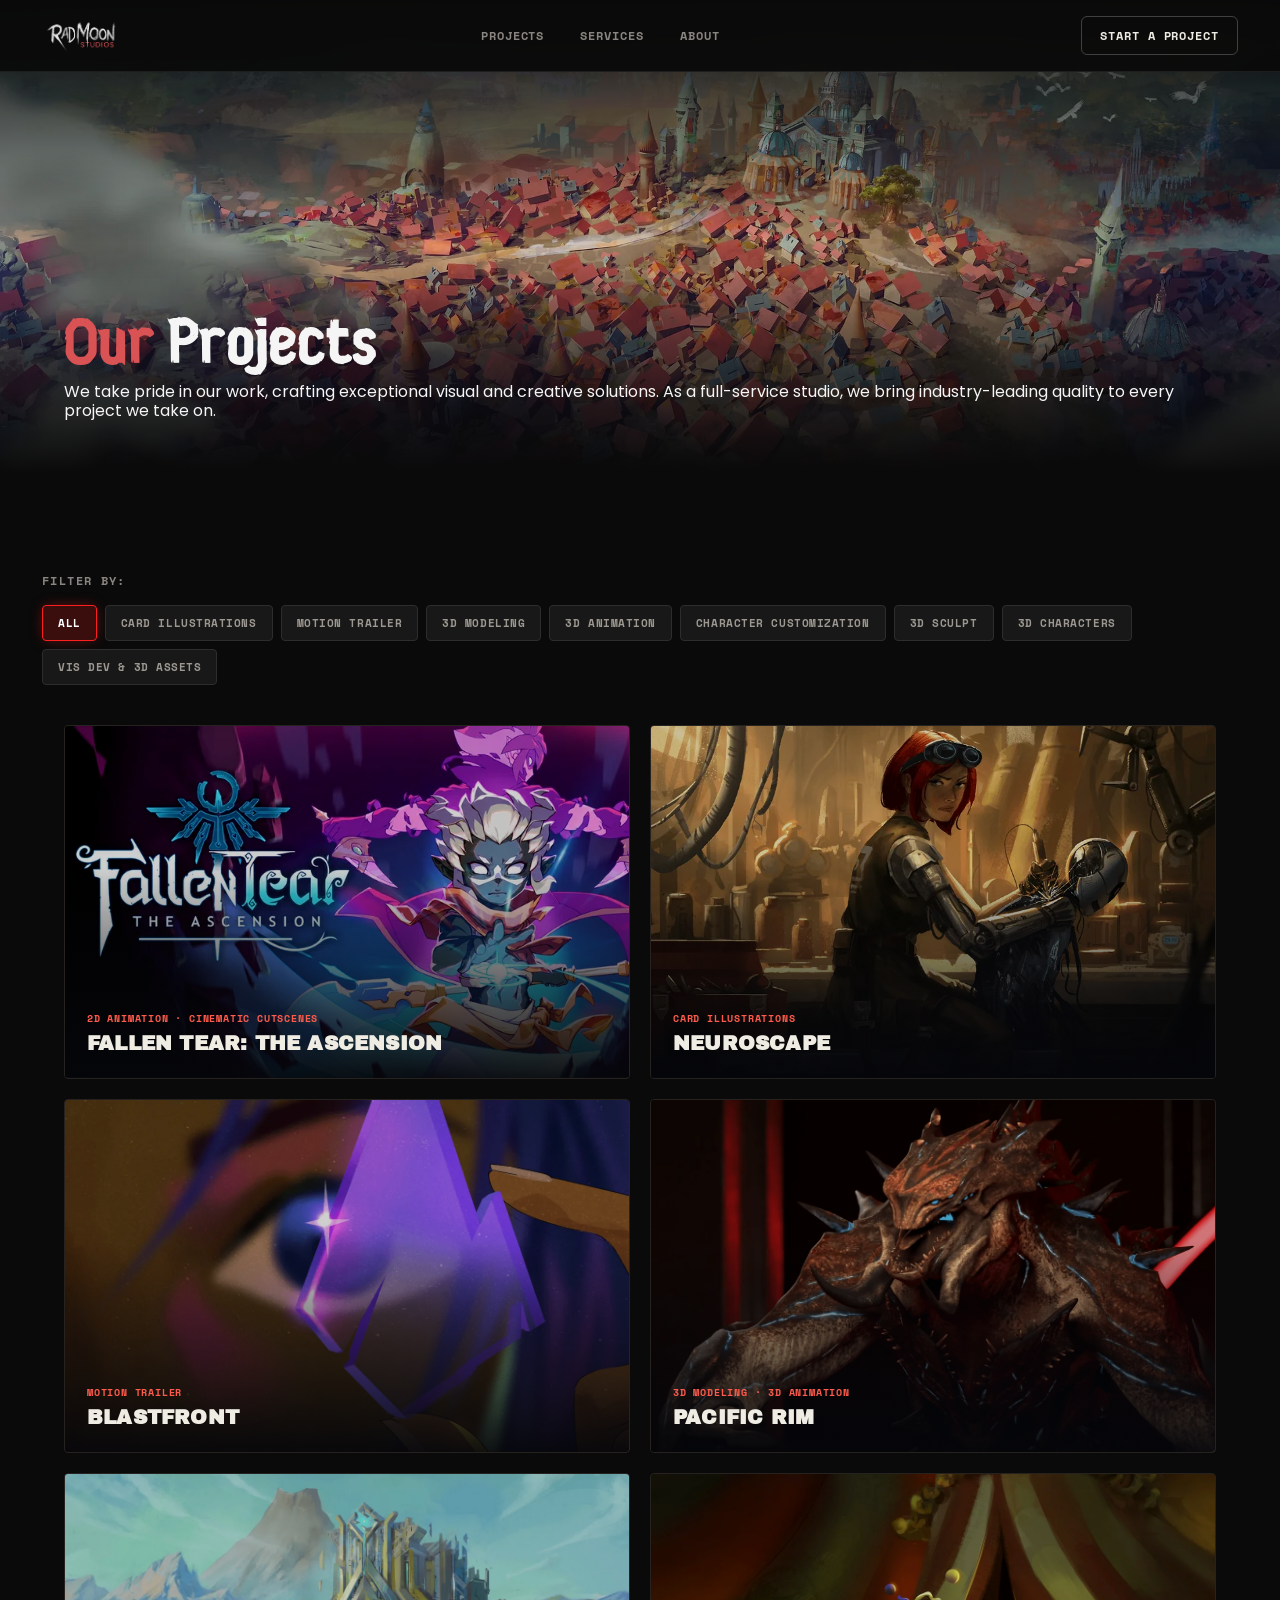
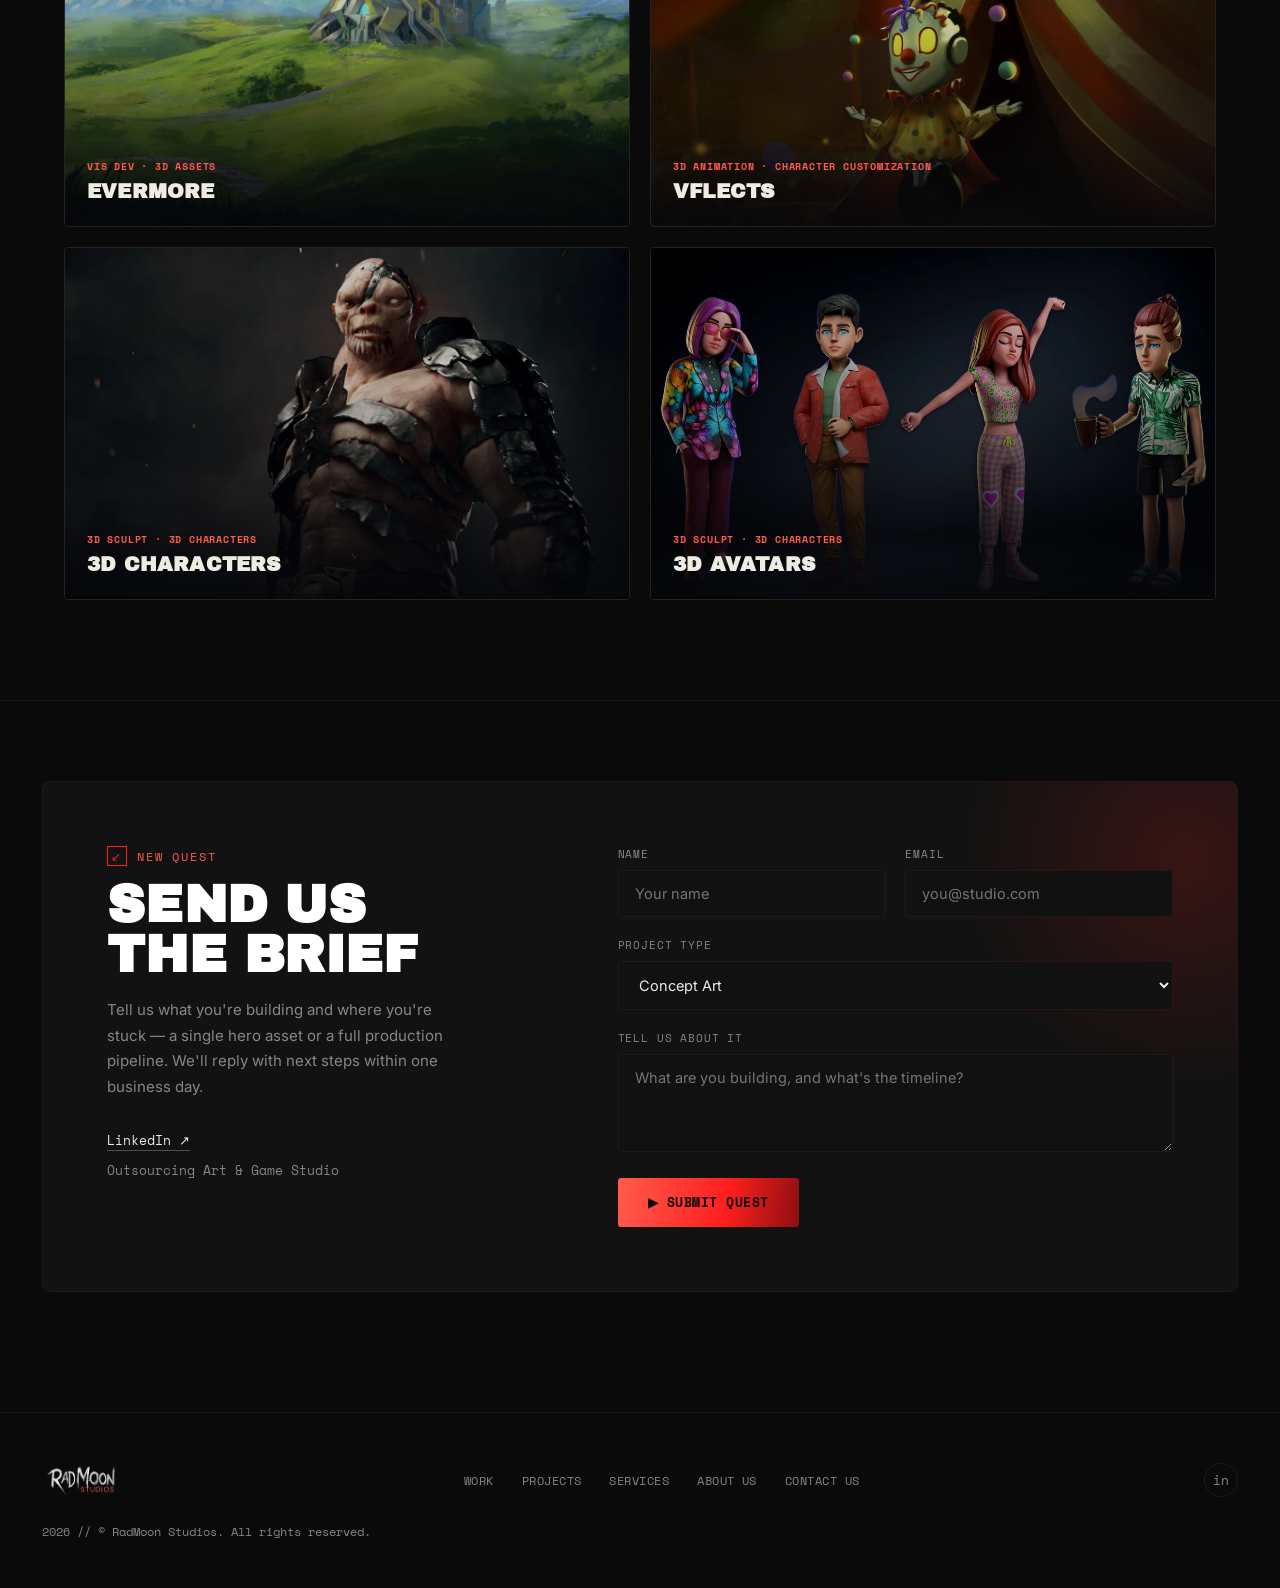
<file: projects.html>
<!DOCTYPE html>
<html lang="en">
<head>
<meta charset="utf-8">
<meta name="viewport" content="width=device-width, initial-scale=1">
<title>RadMoon Studios</title>
<meta name="description" content="Rad Moon is an art studio specialized in film and videogames. We deliver original and engaging visual solutions rooted in our deep knowledge of the industry.">
<meta name="robots" content="max-image-preview:large">
<meta name="theme-color" content="#0a0a0a">
<link rel="canonical" href="https://radmoonstudio.com/projects">
<link rel="icon" type="image/png" href="assets/icons/favicon.png">
<link rel="apple-touch-icon" href="assets/icons/apple-touch-icon.png">

<meta property="og:type" content="website">
<meta property="og:site_name" content="RadMoon Studios">
<meta property="og:title" content="RadMoon Studios">
<meta property="og:description" content="Rad Moon is an art studio specialized in film and videogames. We deliver original and engaging visual solutions rooted in our deep knowledge of the industry.">
<meta property="og:url" content="https://radmoonstudio.com/projects">
<meta property="og:image" content="https://radmoonstudio.com/assets/img/projects/hero-sm.webp">
<meta name="twitter:card" content="summary_large_image">
<meta name="twitter:title" content="RadMoon Studios">
<meta name="twitter:description" content="Rad Moon is an art studio specialized in film and videogames. We deliver original and engaging visual solutions rooted in our deep knowledge of the industry.">
<meta name="twitter:image" content="https://radmoonstudio.com/assets/img/projects/hero-sm.webp">

<link rel="preload" href="assets/fonts/archivo-black-latin-400-normal.woff2" as="font" type="font/woff2" crossorigin>
<link rel="preload" href="assets/fonts/space-mono-latin-400-normal.woff2" as="font" type="font/woff2" crossorigin>
<link rel="stylesheet" href="assets/css/site.v1.css">
<link rel="stylesheet" href="assets/css/project.v1.css">
<link rel="stylesheet" href="assets/css/projects.v1.css?v=3">
<script src="assets/js/site.v1.js?v=2" defer></script>
<script src="assets/js/projects.v1.js" defer></script>
</head>
<body>

<header class="rm-global-header">
  <div class="rm-nav-inner">
    <a href="index.html" class="rm-brand" aria-label="RadMoon Studios Home">
      <img src="assets/img/logo.webp" width="163" height="80" alt="RadMoon Studios" class="rm-logo-img">
    </a>
    <nav class="rm-navlinks">
      <a href="projects.html">Projects</a>
      <a href="index.html#services">Services</a>
      <a href="index.html#about-us">About</a>
      <!-- <a href="index.html#team">Team</a> -->
    </nav>
    <a href="#contact" class="rm-navcta">Start a project</a>
  </div>
</header>

<main class="pj-main pl-main">
  <section class="pj-hero pl-hero" aria-label="Our Projects">
    <img class="pj-hero-bg" src="assets/img/projects/hero.webp" srcset="assets/img/projects/hero-sm.webp 960w, assets/img/projects/hero.webp 1920w" sizes="100vw" width="2756" height="1490" alt="" fetchpriority="high">
    <div class="pj-hero-inner">
      <h1 class="pl-title"><span>Our</span> Projects</h1>
      <p class="pl-lede">We take pride in our work, crafting exceptional visual and creative solutions. As a full-service studio, we bring industry-leading quality to every project we take on.</p>
    </div>
  </section>

  <div class="pl-filter-spacer">
<div class="p-filter-bar-wrap">
  <span class="p-filter-label">FILTER BY:</span>
  <div class="p-filter-btn-group" id="projectsPageFilters">
    <button type="button" class="p-filter-pill active" data-filter="all">ALL</button>
    <button type="button" class="p-filter-pill" data-filter="card-illustrations">CARD ILLUSTRATIONS</button>
    <button type="button" class="p-filter-pill" data-filter="motion-trailer">MOTION TRAILER</button>
    <button type="button" class="p-filter-pill" data-filter="3d-modeling">3D MODELING</button>
    <button type="button" class="p-filter-pill" data-filter="3d-animation">3D ANIMATION</button>
    <button type="button" class="p-filter-pill" data-filter="character-customization">CHARACTER CUSTOMIZATION</button>
    <button type="button" class="p-filter-pill" data-filter="3d-sculpt">3D SCULPT</button>
    <button type="button" class="p-filter-pill" data-filter="3d-characters">3D CHARACTERS</button>
    <button type="button" class="p-filter-pill" data-filter="vis-dev">VIS DEV &amp; 3D ASSETS</button>
  </div>
</div>
  </div>

  <div class="pj-grid">
    <div class="pj-card rm-fallentear-container">
      <a class="rm-fallentear-card" href="fallentear.html" title="View Fallen Tear: The Ascension project">
        <img src="assets/img/related/fallentear.webp" alt="Fallen Tear: The Ascension" loading="lazy" decoding="async">
        <div class="pj-card-overlay">
          <div class="pj-card-cat">2D Animation · Cinematic Cutscenes</div>
          <div class="pj-card-title">Fallen Tear: The Ascension</div>
        </div>
      </a>
    </div>
    <div class="pj-card">
      <a href="neuroscape.html" title="View Neuroscape project" style="--pos:center center">
        <img src="assets/img/projects/neuroscape.webp" srcset="assets/img/projects/neuroscape-sm.webp 600w, assets/img/projects/neuroscape.webp 835w" sizes="(min-width: 810px) 900px, 520px" width="835" height="621" alt="Neuroscape" loading="lazy" decoding="async">
        <div class="pj-card-overlay">
          <div class="pj-card-cat">Card Illustrations</div>
          <div class="pj-card-title">Neuroscape</div>
        </div>
      </a>
    </div>
    <div class="pj-card">
      <a href="blastfront.html" title="View BlastFront project" style="--pos:center center">
        <img src="assets/img/projects/blastfront.webp" srcset="assets/img/projects/blastfront-sm.webp 600w, assets/img/projects/blastfront.webp 1200w" sizes="(min-width: 810px) 900px, 520px" width="1744" height="1244" alt="BlastFront" loading="lazy" decoding="async">
        <div class="pj-card-overlay">
          <div class="pj-card-cat">Motion Trailer</div>
          <div class="pj-card-title">BlastFront</div>
        </div>
      </a>
    </div>
    <div class="pj-card">
      <a href="pacificrim.html" title="View Pacific Rim project" style="--pos:center center">
        <img src="assets/img/projects/pacificrim.webp" srcset="assets/img/projects/pacificrim-sm.webp 600w, assets/img/projects/pacificrim.webp 1200w" sizes="(min-width: 810px) 900px, 520px" width="1645" height="996" alt="Pacific Rim" loading="lazy" decoding="async">
        <div class="pj-card-overlay">
          <div class="pj-card-cat">3D Modeling · 3D Animation</div>
          <div class="pj-card-title">Pacific Rim</div>
        </div>
      </a>
    </div>
    <div class="pj-card">
      <a href="evermore.html" title="View Evermore project" style="--pos:center center">
        <img src="assets/img/projects/evermore.webp" srcset="assets/img/projects/evermore-sm.webp 600w, assets/img/projects/evermore.webp 1200w" sizes="(min-width: 810px) 900px, 520px" width="1744" height="1244" alt="Evermore" loading="lazy" decoding="async">
        <div class="pj-card-overlay">
          <div class="pj-card-cat">Vis Dev · 3D Assets</div>
          <div class="pj-card-title">Evermore</div>
        </div>
      </a>
    </div>
    <div class="pj-card">
      <a href="vflect.html" title="View VFlects project" style="--pos:center 25%">
        <img src="assets/img/projects/vflect.webp" srcset="assets/img/projects/vflect-sm.webp 600w, assets/img/projects/vflect.webp 1200w" sizes="(min-width: 810px) 900px, 520px" width="2153" height="2148" alt="VFlects" loading="lazy" decoding="async">
        <div class="pj-card-overlay">
          <div class="pj-card-cat">3D Animation · Character Customization</div>
          <div class="pj-card-title">VFlects</div>
        </div>
      </a>
    </div>
    <div class="pj-card">
      <a href="3dcharacters.html" title="View 3D Characters project" style="--pos:48.8% 8%;--pos-p:48.8% 6%">
        <img src="assets/img/projects/3dcharacters.webp" srcset="assets/img/projects/3dcharacters-sm.webp 600w, assets/img/projects/3dcharacters.webp 1200w" sizes="(min-width: 810px) 900px, 520px" width="2384" height="2384" alt="3D Characters" loading="lazy" decoding="async">
        <div class="pj-card-overlay">
          <div class="pj-card-cat">3D Sculpt · 3D Characters</div>
          <div class="pj-card-title">3D Characters</div>
        </div>
      </a>
    </div>
    <div class="pj-card">
      <a href="3davatars.html" title="View 3D Avatars project" style="--pos:50.6% 25%">
        <img src="assets/img/projects/3davatars.webp" srcset="assets/img/projects/3davatars-sm.webp 600w, assets/img/projects/3davatars.webp 1200w" sizes="(min-width: 810px) 900px, 520px" width="1920" height="1080" alt="3D Avatars" loading="lazy" decoding="async">
        <div class="pj-card-overlay">
          <div class="pj-card-cat">3D Sculpt · 3D Characters</div>
          <div class="pj-card-title">3D Avatars</div>
        </div>
      </a>
    </div>
    <div class="pj-card pj-card-phone-only">
      <a href="aloha.html" title="View Aloha Fundraising project" style="--pos:center center">
        <img src="assets/img/projects/aloha.webp" srcset="assets/img/projects/aloha-sm.webp 600w, assets/img/projects/aloha.webp 1200w" sizes="(min-width: 810px) 900px, 520px" width="1921" height="1080" alt="Aloha Fundraising" loading="lazy" decoding="async">
        <div class="pj-card-overlay">
          <div class="pj-card-cat">2D Animation</div>
          <div class="pj-card-title">Aloha Fundraising</div>
        </div>
      </a>
    </div>
    <div class="pj-card pj-card-phone-only">
      <a href="chap.html" title="View COVID Parenting project" style="--pos:center center">
        <img src="assets/img/projects/chap.webp" srcset="assets/img/projects/chap-sm.webp 600w, assets/img/projects/chap.webp 1200w" sizes="(min-width: 810px) 900px, 520px" width="1920" height="1080" alt="COVID Parenting" loading="lazy" decoding="async">
        <div class="pj-card-overlay">
          <div class="pj-card-cat">2D Animation · Explainer Video</div>
          <div class="pj-card-title">COVID Parenting</div>
        </div>
      </a>
    </div>
  </div>
</main>

<section class="rm-contact-section" id="contact">
  <div class="rm-wrap">
    <div class="rm-brief">
      <div class="rm-brief-copy">
        <div class="rm-eyebrow"><span class="rm-arrow-mark">↙</span>New quest</div>
        <h2 class="rm-section-title">Send Us<br>The Brief</h2>
        <p>Tell us what you're building and where you're stuck — a single hero asset or a full production pipeline. We'll reply with next steps within one business day.</p>
        <div class="rm-brief-meta">
          <a href="https://www.linkedin.com/company/radmoonstudios" target="_blank" rel="noopener">LinkedIn ↗</a>
          <span>Outsourcing Art &amp; Game Studio</span>
        </div>
      </div>
      <form class="rm-form">
        <div class="rm-field-row">
          <div class="rm-field">
            <label for="c_name">Name</label>
            <input id="c_name" type="text" placeholder="Your name" required>
          </div>
          <div class="rm-field">
            <label for="c_email">Email</label>
            <input id="c_email" type="email" placeholder="you@studio.com" required>
          </div>
        </div>
        <div class="rm-field">
          <label for="c_project">Project type</label>
          <select id="c_project">
            <option>Concept Art</option>
            <option>3D Characters / Props</option>
            <option>Rigging</option>
            <option>Animation</option>
            <option>Full pipeline</option>
          </select>
        </div>
        <div class="rm-field">
          <label for="c_message">Tell us about it</label>
          <textarea id="c_message" rows="4" placeholder="What are you building, and what's the timeline?" required></textarea>
        </div>
        <button type="submit" class="rm-submit-btn">▶ Submit Quest</button>
      </form>
    </div>
  </div>
</section>

<footer class="rm-global-footer">
  <div class="rm-wrap rm-footer-inner">
    <a href="index.html" class="rm-footer-brand" aria-label="RadMoon Studios Home"><img src="assets/img/logo.webp" width="163" height="80" alt="RadMoon Studios" class="rm-footer-logo"></a>
    <div class="rm-footer-links">
      <a href="index.html#work">Work</a>
      <a href="projects.html">Projects</a>
      <a href="index.html#services">Services</a>
      <a href="index.html#about-us">About Us</a>
      <!-- <a href="index.html#team">Team</a> -->
      <a href="#contact">Contact Us</a>
    </div>
    <div class="rm-footer-social">
      <a href="https://www.linkedin.com/company/radmoonstudios" target="_blank" rel="noopener" aria-label="LinkedIn">in</a>
    </div>
  </div>
  <div class="rm-wrap">
    <div class="rm-footer-copy">2026 // © RadMoon Studios. All rights reserved.</div>
  </div>
</footer>

</body>
</html>
</file>
<file: assets/css/project.v1.css>
/* RadMoon Studios — shared project-page layout
   (hero video/image + title + tags, description, YouTube facades, media rows, credit).
   Measurements match the original layout at 1440 / 810 / 390px.
   Breakpoints: desktop >= 1200px, tablet 810–1199px, phone <= 809px.
   Per-item values (spacing, aspect ratio, columns) are set inline as CSS variables:
   --mt / --mt-t / --mt-p   margin-top        (desktop / tablet / phone)
   --ar / --ar-t / --ar-p   aspect-ratio of a media item
   --cols / --cols-t / --cols-p, --gap / --gap-t / --gap-p   grid rows */

@font-face{font-family:'Poppins';font-style:normal;font-weight:400;font-display:swap;src:url(../fonts/poppins-latin-400-normal.woff2) format('woff2')}
@font-face{font-family:'Poppins';font-style:italic;font-weight:400;font-display:swap;src:url(../fonts/poppins-latin-400-italic.woff2) format('woff2')}
@font-face{font-family:'Poppins';font-style:normal;font-weight:600;font-display:swap;src:url(../fonts/poppins-latin-600-normal.woff2) format('woff2')}
@font-face{font-family:'Poppins';font-style:normal;font-weight:700;font-display:swap;src:url(../fonts/poppins-latin-700-normal.woff2) format('woff2')}
@font-face{font-family:'Poppins';font-style:italic;font-weight:700;font-display:swap;src:url(../fonts/poppins-latin-700-italic.woff2) format('woff2')}
@font-face{font-family:'Roboto Condensed';font-style:normal;font-weight:500;font-display:swap;src:url(../fonts/roboto-condensed-latin-500-normal.woff2) format('woff2')}

.pj-main{background:#0d0e0e}

/* ---------- Hero (height comes from its content: 380px top + title + tags + 83px bottom) ---------- */
.pj-hero{position:relative;overflow:hidden;opacity:.96;background:#0a0a0a}
.pj-hero-bg,.pj-hero-video{position:absolute;inset:0;width:100%;height:100%;max-width:none;object-fit:cover}
.pj-hero-bg{object-position:var(--pos,50% 50%)}
.pj-hero picture{position:absolute;inset:0}
.pj-hero::after{content:'';position:absolute;inset:-2px;pointer-events:none;
  background:linear-gradient(#0a0a0a 0%,rgba(10,10,10,0) 51.5%,#0a0a0a 100%)}
.pj-hero-inner{position:relative;z-index:1;max-width:1200px;margin:0 auto;padding:380px 24px 83px}
.pj-title{display:block;width:300px;height:auto;filter:drop-shadow(rgba(0,0,0,.25) 0 1px 1px)}
.pj-title-text{font:600 43px/1.2 'Poppins',sans-serif;color:#fff;white-space:pre-wrap}
.pj-tags{display:flex;flex-wrap:wrap;gap:8px 25px;margin:10px 0 0;padding:0;list-style:none;
  font:500 14px/1.2 'Roboto Condensed',sans-serif;color:#f57173}
.pj-tags-text{margin-top:10px;font:500 14px/1.2 'Roboto Condensed',sans-serif;color:#f57173;white-space:pre-wrap}

/* ---------- Content ---------- */
.pj-content{max-width:1200px;margin:0 auto;padding:95px 30px 30px}
.pj-content.pj-flow{padding:0 30px var(--pb,30px)}
.pj-text{font:400 14px/1.2 'Poppins',sans-serif;color:#d1bebe;white-space:pre-wrap}
.pj-text strong{font-weight:700}
.pj-credit{text-align:center;margin-top:30px}
.pj-media{display:flex;flex-direction:column;gap:21px;margin-top:95px}
.pj-media img{width:100%;height:auto}

/* generic flow blocks */
.pj-b{margin-top:var(--mt,0)}
.pj-row{display:grid;grid-template-columns:var(--cols,1fr);gap:var(--gap,10px);align-items:start}
.pj-m{display:block;width:100%;height:auto;aspect-ratio:var(--ar,auto);object-fit:cover;background:#0d0e0e}
video.pj-m{background:#000}

/* ---------- YouTube facade (thumbnail + play; iframe swapped in on click by site.js) ---------- */
.yt-facade{position:relative;display:block;width:100%;aspect-ratio:var(--ar,1140/800);padding:0;border:0;
  background:transparent;cursor:pointer;overflow:hidden}
.yt-facade img{width:100%;height:100%;object-fit:cover}
.yt-facade svg{position:absolute;left:50%;top:50%;width:68px;height:48px;transform:translate(-50%,-50%)}
.yt-facade .yt-bg{fill:#212121;fill-opacity:.8;transition:fill .1s,fill-opacity .1s}
.yt-facade:hover .yt-bg,.yt-facade:focus-visible .yt-bg{fill:#f00;fill-opacity:1}
.yt-facade iframe{position:absolute;inset:0;width:100%;height:100%;border:0}

@media (max-width:1199px){
  .pj-content.pj-flow{padding-bottom:var(--pb-t,var(--pb,30px))}
  .pj-b{margin-top:var(--mt-t,var(--mt,0))}
  .pj-row{grid-template-columns:var(--cols-t,var(--cols,1fr));gap:var(--gap-t,var(--gap,10px))}
  .pj-m{aspect-ratio:var(--ar-t,var(--ar,auto))}
  .yt-facade{aspect-ratio:var(--ar-t,var(--ar,1140/800))}
}
@media (max-width:809px){
  .pj-title-text{font-size:41px}
  .pj-hero-bg{object-position:var(--pos-p,var(--pos,50% 50%))}
  .pj-content.pj-flow{padding-bottom:var(--pb-p,var(--pb-t,var(--pb,30px)))}
  .pj-b{margin-top:var(--mt-p,var(--mt-t,var(--mt,0)))}
  .pj-row{grid-template-columns:var(--cols-p,var(--cols-t,var(--cols,1fr)));gap:var(--gap-p,var(--gap-t,var(--gap,10px)))}
  .pj-m{aspect-ratio:var(--ar-p,var(--ar-t,var(--ar,auto)))}
  .yt-facade{aspect-ratio:var(--ar-p,var(--ar-t,var(--ar,1140/800)))}
}
</file>
<file: assets/css/fonts.v1.css>
/* Self-hosted Google Fonts (latin subset) for the hand-built pages (index, fallentear).
   Replaces the fonts.googleapis.com stylesheet. */
@font-face{font-family:'Archivo Black';font-style:normal;font-weight:400;font-display:swap;src:url(../fonts/archivo-black-latin-400-normal.woff2) format('woff2')}
@font-face{font-family:'Inter';font-style:normal;font-weight:400;font-display:swap;src:url(../fonts/inter-latin-400-normal.woff2) format('woff2')}
@font-face{font-family:'Inter';font-style:normal;font-weight:500;font-display:swap;src:url(../fonts/inter-latin-500-normal.woff2) format('woff2')}
@font-face{font-family:'Inter';font-style:normal;font-weight:600;font-display:swap;src:url(../fonts/inter-latin-600-normal.woff2) format('woff2')}
@font-face{font-family:'Inter';font-style:normal;font-weight:700;font-display:swap;src:url(../fonts/inter-latin-700-normal.woff2) format('woff2')}
@font-face{font-family:'Space Mono';font-style:normal;font-weight:400;font-display:swap;src:url(../fonts/space-mono-latin-400-normal.woff2) format('woff2')}
@font-face{font-family:'Space Mono';font-style:italic;font-weight:400;font-display:swap;src:url(../fonts/space-mono-latin-400-italic.woff2) format('woff2')}
@font-face{font-family:'Space Mono';font-style:normal;font-weight:700;font-display:swap;src:url(../fonts/space-mono-latin-700-normal.woff2) format('woff2')}
@font-face{font-family:'Poppins';font-style:normal;font-weight:400;font-display:swap;src:url(../fonts/poppins-latin-400-normal.woff2) format('woff2')}
@font-face{font-family:'Poppins';font-style:italic;font-weight:400;font-display:swap;src:url(../fonts/poppins-latin-400-italic.woff2) format('woff2')}
@font-face{font-family:'Poppins';font-style:normal;font-weight:600;font-display:swap;src:url(../fonts/poppins-latin-600-normal.woff2) format('woff2')}
@font-face{font-family:'Poppins';font-style:italic;font-weight:600;font-display:swap;src:url(../fonts/poppins-latin-600-italic.woff2) format('woff2')}
</file>
<file: assets/css/projects.v1.css>
/* Projects listing page (projects.html). */

@font-face{font-family:'M Mabar Regular';font-style:normal;font-weight:400;font-display:swap;src:url(../fonts/m-mabar-regular.woff2) format('woff2')}

.pl-main{background:#0a0a0a}
.pl-hero .pj-hero-inner{padding:310px 24px 53px}
.pl-title{margin:0;font:400 60px/72px 'M Mabar Regular','Poppins',sans-serif;color:#fff;white-space:pre-wrap}
.pl-title span{color:#e25659}
.pl-lede{font:400 16px/19.2px 'Poppins',sans-serif;color:#fff;white-space:pre-wrap}
.pl-filter-spacer{padding-top:69px}

/* ---------- Responsive card grid ---------- */
.pj-grid{
  display: grid;
  grid-template-columns: repeat(2, minmax(0, 1fr));
  gap: 20px;
  max-width: 1200px;
  margin: 40px auto 100px;
  padding: 0 24px;
  box-sizing: border-box;
  width: 100%;
}

.pj-card,
.rm-fallentear-container,
.pj-grid > div{
  width: 100%;
  position: relative;
  aspect-ratio: 16 / 10;
  border-radius: 4px;
  box-sizing: border-box;
}

.pj-card-phone-only{
  display: none;
}

.pj-card a,
.rm-fallentear-card{
  position: absolute;
  inset: 0;
  display: block;
  overflow: hidden;
  color: inherit;
  text-decoration: none;
  border-radius: 4px;
  border: 1px solid #262220;
  background: #141416;
  cursor: pointer;
  transition: border-color 0.25s ease, transform 0.25s ease;
}

.pj-card a:hover,
.rm-fallentear-card:hover{
  border-color: #ff1e1e;
}

.pj-card img,
.rm-fallentear-card img{
  position: absolute;
  inset: 0;
  width: 100%;
  height: 100%;
  object-fit: cover;
  object-position: var(--pos, center center);
  filter: brightness(0.8) contrast(1.05);
  transition: transform 0.6s cubic-bezier(.2,.7,.2,1), filter 0.5s ease;
}

.pj-card a:hover img,
.rm-fallentear-card:hover img{
  transform: scale(1.06);
  filter: brightness(0.95) contrast(1.05);
}

/* Gradient overlay */
.pj-card-overlay,
.rm-ft-overlay{
  position: absolute;
  inset: 0;
  z-index: 2;
  background: linear-gradient(180deg, transparent 40%, rgba(5,6,10,0.94) 100%);
  display: flex;
  flex-direction: column;
  justify-content: flex-end;
  padding: 22px;
  box-sizing: border-box;
  pointer-events: none;
}

/* Category description (above) */
.pj-card-cat,
.rm-ft-cat{
  font-family: 'Space Mono', monospace;
  font-size: 10px;
  letter-spacing: 0.08em;
  text-transform: uppercase;
  color: #ff5c4d;
  margin-bottom: 6px;
  line-height: 1.3;
  white-space: normal;
  font-weight: 700;
}

/* Title (under) */
.pj-card-title,
.rm-ft-title{
  font-family: 'Archivo Black', -apple-system, sans-serif;
  font-weight: 700;
  text-transform: uppercase;
  font-size: 20px;
  color: #efece4;
  letter-spacing: 0.01em;
  line-height: 1.25;
  white-space: normal;
  word-break: break-word;
  overflow-wrap: break-word;
  margin: 0;
}

/* ---------- Responsive Breakpoints ---------- */
@media (max-width: 1024px){
  .pj-grid{
    gap: 16px;
    padding: 0 20px;
  }
}

@media (max-width: 809px){
  .pl-hero .pj-hero-inner{
    padding: 180px 16px 40px;
  }
  .pl-title{
    font-size: clamp(34px, 8vw, 48px);
    line-height: 1.15;
  }
  .pl-filter-spacer{
    padding-top: 24px;
  }
  .p-filter-bar-wrap{
    padding: 0 16px !important;
    margin: 20px auto 28px !important;
    gap: 10px !important;
  }
  .pj-grid{
    grid-template-columns: 1fr;
    gap: 16px;
    margin: 20px auto 60px;
    padding: 0 16px;
  }
  .pj-card,
  .rm-fallentear-container,
  .pj-grid > div{
    width: 100%;
    aspect-ratio: 16 / 10;
    min-height: 200px;
  }
  .pj-card-overlay,
  .rm-ft-overlay{
    padding: 16px 18px;
  }
  .pj-card-title,
  .rm-ft-title{
    font-size: clamp(17px, 4.5vw, 20px);
  }
  .pj-card-phone-only{
    display: block;
  }
  .pl-phone{
    display: block;
  }
  .pl-desk{
    display: none;
  }
  .pj-card img{
    object-position: var(--pos-p, var(--pos, center center));
  }
}

@media (max-width: 480px){
  .pl-hero .pj-hero-inner{
    padding: 140px 14px 32px;
  }
  .pj-grid{
    padding: 0 12px;
    gap: 14px;
  }
  .pj-card,
  .rm-fallentear-container,
  .pj-grid > div{
    aspect-ratio: 16 / 10.5;
    min-height: 185px;
  }
  .pj-card-overlay,
  .rm-ft-overlay{
    padding: 14px 14px;
  }
  .pj-card-cat,
  .rm-ft-cat{
    font-size: 9.5px;
    margin-bottom: 4px;
  }
  .pj-card-title,
  .rm-ft-title{
    font-size: 17px;
  }
}
</file>
<file: assets/css/site.v1.css>
/* RadMoon Studios — shared site styles (header, related projects, contact, footer, lightbox)
   Source: the rm-global-injection-styles + rm-related-projects-styles blocks, old-builder rules removed. */

/* ---------- Self-hosted fonts (latin subset) ---------- */
@font-face{font-family:'Inter';font-style:normal;font-weight:400;font-display:swap;src:url(../fonts/inter-latin-400-normal.woff2) format('woff2')}
@font-face{font-family:'Inter';font-style:normal;font-weight:600;font-display:swap;src:url(../fonts/inter-latin-600-normal.woff2) format('woff2')}
@font-face{font-family:'Inter';font-style:normal;font-weight:700;font-display:swap;src:url(../fonts/inter-latin-700-normal.woff2) format('woff2')}
@font-face{font-family:'Archivo Black';font-style:normal;font-weight:400;font-display:swap;src:url(../fonts/archivo-black-latin-400-normal.woff2) format('woff2')}
@font-face{font-family:'Space Mono';font-style:normal;font-weight:400;font-display:swap;src:url(../fonts/space-mono-latin-400-normal.woff2) format('woff2')}
@font-face{font-family:'Space Mono';font-style:normal;font-weight:700;font-display:swap;src:url(../fonts/space-mono-latin-700-normal.woff2) format('woff2')}

/* ---------- Base ---------- */
*,*::before,*::after{box-sizing:border-box}
html{-webkit-text-size-adjust:100%}
body{margin:0;background:#0a0a0a;color:#efece4;font-family:'Inter',-apple-system,sans-serif;font-size:12px;-webkit-font-smoothing:antialiased;overflow-x:hidden}
img,video{display:block;max-width:100%}
h1,h2,h3,p{margin:0}
a{color:inherit}

/* Universal RadMoon Header */
  .rm-global-header {
    position: fixed !important;
    top: 0 !important;
    left: 0 !important;
    right: 0 !important;
    width: 100% !important;
    z-index: 9999999 !important;
    background: rgba(10, 10, 10, 0.94) !important;
    backdrop-filter: blur(16px) !important;
    -webkit-backdrop-filter: blur(16px) !important;
    border-bottom: 1px solid rgba(255, 255, 255, 0.08) !important;
    box-sizing: border-box !important;
  }
  .rm-nav-inner {
    max-width: 1260px !important;
    margin: 0 auto !important;
    padding: 16px 32px !important;
    display: flex !important;
    align-items: center !important;
    justify-content: space-between !important;
    box-sizing: border-box !important;
  }
  .rm-brand {
    display: flex !important;
    align-items: center !important;
    text-decoration: none !important;
  }
  .rm-logo-img {
    height: 38px !important;
    width: auto !important;
    max-height: 40px !important;
    display: block !important;
    object-fit: contain !important;
  }
  .rm-navlinks {
    display: flex !important;
    gap: 36px !important;
    align-items: center !important;
  }
  .rm-navlinks a {
    font-family: 'Space Mono', monospace, -apple-system, sans-serif !important;
    font-size: 12px !important;
    font-weight: 600 !important;
    letter-spacing: 0.08em !important;
    text-transform: uppercase !important;
    color: #8a8580 !important;
    text-decoration: none !important;
    transition: color 0.2s ease !important;
  }
  .rm-navlinks a:hover {
    color: #ffffff !important;
  }
  .rm-navcta {
    font-family: 'Space Mono', monospace, -apple-system, sans-serif !important;
    font-size: 11.5px !important;
    font-weight: 600 !important;
    letter-spacing: 0.08em !important;
    text-transform: uppercase !important;
    color: #efece4 !important;
    border: 1px solid rgba(255, 255, 255, 0.22) !important;
    padding: 10px 18px !important;
    border-radius: 6px !important;
    text-decoration: none !important;
    transition: border-color 0.2s ease, background 0.2s ease, color 0.2s ease !important;
    white-space: nowrap !important;
  }
  .rm-navcta:hover {
    border-color: #ff1e1e !important;
    background: rgba(255, 30, 30, 0.12) !important;
    color: #ffffff !important;
  }
  @media (max-width: 820px) {
    .rm-navlinks { display: none !important; }
    .rm-nav-inner { padding: 14px 20px !important; }
  }

  
  /* Universal "SEND US THE BRIEF" Contact Section */
  .rm-contact-section {
    position: relative !important;
    z-index: 10 !important;
    background: #0a0a0a !important;
    padding: 120px 0 140px !important;
    border-top: 1px solid rgba(255, 255, 255, 0.06) !important;
    color: #efece4 !important;
    font-family: 'Inter', -apple-system, sans-serif !important;
    box-sizing: border-box !important;
  }
  .rm-wrap {
    max-width: 1240px !important;
    margin: 0 auto !important;
    padding: 0 32px !important;
    box-sizing: border-box !important;
  }
  @media (max-width: 640px) {
    .rm-wrap { padding: 0 20px !important; }
  }
  .rm-brief {
    background: #121212 !important;
    border: 1px solid #2a1414 !important;
    border-radius: 8px !important;
    padding: 64px !important;
    display: grid !important;
    grid-template-columns: 0.9fr 1.1fr !important;
    gap: 56px !important;
    position: relative !important;
    overflow: hidden !important;
    box-sizing: border-box !important;
  }
  .rm-brief::before {
    content: '' !important;
    position: absolute !important;
    top: -30% !important;
    right: -15% !important;
    width: 460px !important;
    height: 460px !important;
    border-radius: 50% !important;
    background: radial-gradient(circle, rgba(255, 30, 30, 0.16), transparent 70%) !important;
    pointer-events: none !important;
  }
  @media (max-width: 820px) {
    .rm-brief {
      grid-template-columns: 1fr !important;
      padding: 36px 24px !important;
    }
  }
  .rm-eyebrow {
    font-family: 'Space Mono', monospace !important;
    font-size: 11.5px !important;
    letter-spacing: 0.16em !important;
    text-transform: uppercase !important;
    color: #ff5c4d !important;
    display: flex !important;
    align-items: center !important;
    gap: 10px !important;
    margin-bottom: 12px !important;
  }
  .rm-arrow-mark {
    display: inline-flex !important;
    align-items: center !important;
    justify-content: center !important;
    width: 20px !important;
    height: 20px !important;
    border: 1px solid #ff1e1e !important;
    color: #ff1e1e !important;
    font-size: 12px !important;
  }
  .rm-section-title {
    font-family: 'Archivo Black', sans-serif !important;
    font-weight: 700 !important;
    text-transform: uppercase !important;
    font-size: clamp(32px, 5vw, 52px) !important;
    line-height: 0.95 !important;
    letter-spacing: 0.005em !important;
    margin: 14px 0 !important;
    color: #ffffff !important;
  }
  .rm-brief-copy p {
    color: #8a8580 !important;
    font-size: 15px !important;
    line-height: 1.7 !important;
    margin-top: 18px !important;
    max-width: 38ch !important;
  }
  .rm-brief-meta {
    margin-top: 32px !important;
    display: flex !important;
    flex-direction: column !important;
    gap: 10px !important;
    font-family: 'Space Mono', monospace !important;
    font-size: 12.5px !important;
    color: #8a8580 !important;
  }
  .rm-brief-meta a {
    color: #efece4 !important;
    border-bottom: 1px solid rgba(255, 255, 255, 0.25) !important;
    text-decoration: none !important;
    display: inline-block !important;
    width: fit-content !important;
  }
  .rm-brief-meta a:hover {
    color: #ff5c4d !important;
    border-color: #ff5c4d !important;
  }
  .rm-form {
    position: relative !important;
    z-index: 1 !important;
    display: flex !important;
    flex-direction: column !important;
    gap: 20px !important;
  }
  .rm-field-row {
    display: grid !important;
    grid-template-columns: 1fr 1fr !important;
    gap: 20px !important;
  }
  @media (max-width: 480px) {
    .rm-field-row { grid-template-columns: 1fr !important; }
  }
  .rm-field {
    display: flex !important;
    flex-direction: column !important;
    gap: 8px !important;
  }
  .rm-field label {
    font-family: 'Space Mono', monospace !important;
    font-size: 10.5px !important;
    text-transform: uppercase !important;
    letter-spacing: 0.08em !important;
    color: #8a8580 !important;
  }
  .rm-field input, .rm-field textarea, .rm-field select {
    background: #111111 !important;
    border: 1px solid #2a1414 !important;
    border-radius: 3px !important;
    padding: 14px 16px !important;
    color: #efece4 !important;
    font-family: 'Inter', sans-serif !important;
    font-size: 14.5px !important;
    outline: none !important;
    box-sizing: border-box !important;
    width: 100% !important;
  }
  .rm-field input:focus, .rm-field textarea:focus, .rm-field select:focus {
    border-color: #ff5c4d !important;
  }
  .rm-submit-btn {
    align-self: flex-start !important;
    margin-top: 6px !important;
    background: linear-gradient(100deg, #ff5c4d 0%, #ff1e1e 60%, #8c0f0f 100%) !important;
    color: #0a0a0a !important;
    border: none !important;
    cursor: pointer !important;
    font-family: 'Space Mono', monospace !important;
    font-weight: 700 !important;
    font-size: 12.5px !important;
    letter-spacing: 0.04em !important;
    text-transform: uppercase !important;
    padding: 15px 30px !important;
    border-radius: 3px !important;
    transition: transform .2s ease, box-shadow .2s ease !important;
  }
  .rm-submit-btn:hover {
    transform: translateY(-2px) !important;
    box-shadow: 0 14px 34px -10px rgba(255, 30, 30, 0.5) !important;
  }

  
  /* Lightbox Artwork Gallery */
  .rm-gallery-modal {
    position: fixed !important;
    inset: 0 !important;
    z-index: 99999999 !important;
    display: none !important;
    align-items: center !important;
    justify-content: center !important;
    font-family: 'Space Mono', -apple-system, sans-serif !important;
    box-sizing: border-box !important;
    opacity: 0;
    transition: opacity 0.25s ease !important;
  }
  .rm-gallery-modal.rm-active {
    display: flex !important;
    opacity: 1 !important;
  }
  .rm-gallery-backdrop {
    position: absolute !important;
    inset: 0 !important;
    background: rgba(5, 5, 8, 0.94) !important;
    backdrop-filter: blur(14px) !important;
    -webkit-backdrop-filter: blur(14px) !important;
  }
  .rm-gallery-container {
    position: relative !important;
    z-index: 2 !important;
    width: 100% !important;
    max-width: 1300px !important;
    height: 100vh !important;
    max-height: 100vh !important;
    display: flex !important;
    flex-direction: column !important;
    align-items: center !important;
    justify-content: center !important;
    padding: 24px 20px !important;
    box-sizing: border-box !important;
  }
  .rm-gallery-close {
    position: absolute !important;
    top: 24px !important;
    right: 28px !important;
    width: 44px !important;
    height: 44px !important;
    border-radius: 50% !important;
    border: 1px solid rgba(255, 255, 255, 0.2) !important;
    background: rgba(20, 20, 20, 0.8) !important;
    color: #ffffff !important;
    font-size: 28px !important;
    line-height: 1 !important;
    cursor: pointer !important;
    display: flex !important;
    align-items: center !important;
    justify-content: center !important;
    transition: background 0.2s, border-color 0.2s, transform 0.2s !important;
    z-index: 10 !important;
  }
  .rm-gallery-close:hover {
    background: rgba(255, 30, 30, 0.3) !important;
    border-color: #ff1e1e !important;
    transform: scale(1.08) !important;
  }
  .rm-gallery-nav {
    position: absolute !important;
    top: 48% !important;
    transform: translateY(-50%) !important;
    width: 52px !important;
    height: 52px !important;
    border-radius: 50% !important;
    border: 1px solid rgba(255, 255, 255, 0.22) !important;
    background: rgba(18, 18, 18, 0.85) !important;
    color: #ffffff !important;
    cursor: pointer !important;
    display: flex !important;
    align-items: center !important;
    justify-content: center !important;
    transition: background 0.2s, border-color 0.2s, transform 0.2s, box-shadow 0.2s !important;
    z-index: 10 !important;
  }
  .rm-gallery-nav:hover {
    background: rgba(255, 30, 30, 0.25) !important;
    border-color: #ff1e1e !important;
    box-shadow: 0 0 16px rgba(255, 30, 30, 0.5) !important;
    transform: translateY(-50%) scale(1.08) !important;
  }
  .rm-gallery-prev {
    left: 24px !important;
  }
  .rm-gallery-next {
    right: 24px !important;
  }
  @media (max-width: 768px) {
    .rm-gallery-nav {
      width: 40px !important;
      height: 40px !important;
    }
    .rm-gallery-prev { left: 10px !important; }
    .rm-gallery-next { right: 10px !important; }
  }
  .rm-gallery-main-wrap {
    flex: 1 !important;
    display: flex !important;
    align-items: center !important;
    justify-content: center !important;
    width: 100% !important;
    max-height: calc(100vh - 200px) !important;
    overflow: hidden !important;
  }
  .rm-gallery-main-img {
    max-width: 82vw !important;
    max-height: calc(100vh - 220px) !important;
    width: auto !important;
    height: auto !important;
    object-fit: contain !important;
    border-radius: 6px !important;
    box-shadow: 0 12px 50px rgba(0, 0, 0, 0.85) !important;
    transition: opacity 0.2s ease, transform 0.2s ease !important;
  }
  .rm-gallery-counter {
    margin: 12px 0 14px !important;
    padding: 5px 16px !important;
    border-radius: 20px !important;
    background: rgba(255, 255, 255, 0.12) !important;
    border: 1px solid rgba(255, 255, 255, 0.18) !important;
    color: #efece4 !important;
    font-size: 13px !important;
    font-weight: 700 !important;
    letter-spacing: 0.1em !important;
    user-select: none !important;
  }
  .rm-gallery-thumbs-strip {
    display: flex !important;
    align-items: center !important;
    justify-content: center !important;
    gap: 12px !important;
    width: 100% !important;
    max-width: 900px !important;
    height: 72px !important;
    box-sizing: border-box !important;
  }
  .rm-thumb-item {
    width: 80px !important;
    height: 58px !important;
    border-radius: 4px !important;
    overflow: hidden !important;
    border: 1px solid rgba(255, 255, 255, 0.2) !important;
    background: #111 !important;
    cursor: pointer !important;
    opacity: 0.55 !important;
    transition: transform 0.2s, opacity 0.2s, border-color 0.2s, box-shadow 0.2s !important;
    flex-shrink: 0 !important;
  }
  .rm-thumb-item:hover {
    opacity: 0.85 !important;
    border-color: rgba(255, 255, 255, 0.5) !important;
    transform: translateY(-2px) !important;
  }
  .rm-thumb-item.rm-thumb-active {
    opacity: 1 !important;
    border: 2px solid #ff1e1e !important;
    box-shadow: 0 0 14px rgba(255, 30, 30, 0.6) !important;
    transform: scale(1.12) !important;
  }
  .rm-thumb-item img {
    width: 100% !important;
    height: 100% !important;
    object-fit: cover !important;
    display: block !important;
  }
  @media (max-width: 640px) {
    .rm-thumb-item {
      width: 52px !important;
      height: 42px !important;
    }
    .rm-gallery-thumbs-strip {
      gap: 6px !important;
    }
  }

  /* Artwork images cursor */
  .rm-artwork-clickable {
    cursor: zoom-in !important;
    transition: transform 0.2s ease, filter 0.2s ease !important;
  }
  .rm-artwork-clickable:hover {
    filter: brightness(1.08) !important;
  }

  /* Universal RadMoon Footer */
  .rm-global-footer {
    padding: 48px 0 !important;
    border-top: 1px solid rgba(255, 255, 255, 0.06) !important;
    background: #0a0a0a !important;
    color: #8a8580 !important;
    font-family: 'Inter', sans-serif !important;
    box-sizing: border-box !important;
  }
  .rm-footer-inner {
    display: flex !important;
    align-items: center !important;
    justify-content: space-between !important;
    flex-wrap: wrap !important;
    gap: 20px !important;
  }
  .rm-footer-brand {
    font-family: 'Archivo Black', sans-serif !important;
    font-size: 18px !important;
    color: #efece4 !important;
    text-decoration: none !important;
    display: flex !important;
    align-items: center !important;
    gap: 10px !important;
    text-transform: uppercase !important;
  }
  /* Footer logo: same image and size as the header logo */
  .rm-footer-logo {
    height: 38px !important;
    width: auto !important;
    max-height: 40px !important;
    display: block !important;
    object-fit: contain !important;
  }

  .rm-footer-dot {
    width: 8px !important;
    height: 8px !important;
    border-radius: 50% !important;
    background: #ff1e1e !important;
    box-shadow: 0 0 10px #ff1e1e !important;
  }
  .rm-footer-links {
    display: flex !important;
    gap: 28px !important;
    font-family: 'Space Mono', monospace !important;
    font-size: 11.5px !important;
    text-transform: uppercase !important;
    letter-spacing: 0.04em !important;
  }
  .rm-footer-links a {
    color: #8a8580 !important;
    text-decoration: none !important;
    transition: color .2s !important;
  }
  /* Added in cleanup: footer links overflowed the screen on phones */
  @media (max-width: 640px) {
    .rm-footer-links { flex-wrap: wrap !important; gap: 14px 22px !important; }
  }
  .rm-footer-links a:hover {
    color: #ff5c4d !important;
  }
  .rm-footer-social a {
    width: 34px !important;
    height: 34px !important;
    border-radius: 50% !important;
    border: 1px solid #2a1414 !important;
    display: flex !important;
    align-items: center !important;
    justify-content: center !important;
    color: #8a8580 !important;
    text-decoration: none !important;
    font-family: 'Space Mono', monospace !important;
    font-size: 13px !important;
    transition: border-color .2s, color .2s !important;
  }
  .rm-footer-social a:hover {
    border-color: #ff5c4d !important;
    color: #ff5c4d !important;
  }
  .rm-footer-copy {
    font-family: 'Space Mono', monospace !important;
    font-size: 11.5px !important;
    color: #8a8580 !important;
    margin-top: 24px !important;
  }

  /* Projects Filter Bar Styling (Image 3) */
  .p-filter-bar-wrap {
    max-width: 1260px !important;
    margin: 30px auto 40px !important;
    padding: 0 32px !important;
    display: flex !important;
    align-items: center !important;
    gap: 16px !important;
    flex-wrap: wrap !important;
    box-sizing: border-box !important;
    position: relative !important;
    z-index: 50 !important;
  }
  .p-filter-label {
    font-family: 'Space Mono', monospace !important;
    font-size: 11.5px !important;
    letter-spacing: 0.12em !important;
    text-transform: uppercase !important;
    color: #8a8580 !important;
    font-weight: 700 !important;
  }
  .p-filter-btn-group {
    display: flex !important;
    flex-wrap: wrap !important;
    gap: 8px !important;
    align-items: center !important;
  }
  .p-filter-pill {
    background: #181818 !important;
    border: 1px solid #2d2d2d !important;
    color: #9c9790 !important;
    font-family: 'Space Mono', monospace !important;
    font-size: 11px !important;
    font-weight: 600 !important;
    letter-spacing: 0.05em !important;
    text-transform: uppercase !important;
    padding: 9px 15px !important;
    border-radius: 4px !important;
    cursor: pointer !important;
    transition: border-color .2s, background .2s, color .2s, box-shadow .2s !important;
  }
  .p-filter-pill:hover {
    border-color: #ff5c4d !important;
    color: #efece4 !important;
    background: #221c1c !important;
  }
  .p-filter-pill.active {
    border-color: #ff1e1e !important;
    color: #ffffff !important;
    background: rgba(255, 30, 30, 0.2) !important;
    box-shadow: 0 0 14px -3px rgba(255, 30, 30, 0.5) !important;
  }
  .p-card-hidden {
    display: none !important;
  }


  /* Lightbox Artwork & Video Gallery - Perfect Fit Viewport System */
  .rm-gallery-modal {
    position: fixed !important;
    inset: 0 !important;
    width: 100vw !important;
    height: 100vh !important;
    z-index: 99999999 !important;
    display: none !important;
    flex-direction: column !important;
    align-items: center !important;
    justify-content: space-between !important;
    font-family: 'Space Mono', monospace, -apple-system, sans-serif !important;
    box-sizing: border-box !important;
    opacity: 0;
    transition: opacity 0.25s ease !important;
  }
  .rm-gallery-modal.rm-active {
    display: flex !important;
    opacity: 1 !important;
  }
  .rm-gallery-backdrop {
    position: fixed !important;
    inset: 0 !important;
    background: rgba(5, 5, 8, 0.96) !important;
    backdrop-filter: blur(16px) !important;
    -webkit-backdrop-filter: blur(16px) !important;
    z-index: 1 !important;
  }
  .rm-gallery-close {
    position: fixed !important;
    top: 24px !important;
    right: 32px !important;
    width: 48px !important;
    height: 48px !important;
    border-radius: 50% !important;
    border: 1px solid rgba(255, 255, 255, 0.25) !important;
    background: rgba(18, 18, 22, 0.9) !important;
    color: #ffffff !important;
    font-size: 28px !important;
    line-height: 1 !important;
    cursor: pointer !important;
    display: flex !important;
    align-items: center !important;
    justify-content: center !important;
    transition: background 0.2s, border-color 0.2s, transform 0.2s !important;
    z-index: 100000005 !important;
  }
  .rm-gallery-close:hover {
    background: rgba(255, 30, 30, 0.35) !important;
    border-color: #ff1e1e !important;
    transform: scale(1.08) !important;
  }
  .rm-gallery-nav {
    position: fixed !important;
    top: 50% !important;
    transform: translateY(-50%) !important;
    width: 56px !important;
    height: 56px !important;
    border-radius: 50% !important;
    border: 1px solid rgba(255, 255, 255, 0.25) !important;
    background: rgba(18, 18, 22, 0.9) !important;
    color: #ffffff !important;
    cursor: pointer !important;
    display: flex !important;
    align-items: center !important;
    justify-content: center !important;
    transition: background 0.2s, border-color 0.2s, transform 0.2s, box-shadow 0.2s !important;
    z-index: 100000005 !important;
  }
  .rm-gallery-nav:hover {
    background: rgba(255, 30, 30, 0.3) !important;
    border-color: #ff1e1e !important;
    box-shadow: 0 0 18px rgba(255, 30, 30, 0.6) !important;
    transform: translateY(-50%) scale(1.08) !important;
  }
  .rm-gallery-prev {
    left: 28px !important;
  }
  .rm-gallery-next {
    right: 28px !important;
  }
  @media (max-width: 768px) {
    .rm-gallery-nav {
      width: 42px !important;
      height: 42px !important;
    }
    .rm-gallery-prev { left: 12px !important; }
    .rm-gallery-next { right: 12px !important; }
    .rm-gallery-close { top: 16px !important; right: 16px !important; width: 40px !important; height: 40px !important; }
  }

  .rm-gallery-container {
    position: relative !important;
    z-index: 2 !important;
    width: 100vw !important;
    height: 100vh !important;
    max-width: 100vw !important;
    max-height: 100vh !important;
    display: flex !important;
    flex-direction: column !important;
    align-items: center !important;
    justify-content: space-between !important;
    padding: 24px 32px 16px !important;
    box-sizing: border-box !important;
    overflow: hidden !important;
  }
  .rm-gallery-main-wrap {
    flex: 1 1 0% !important;
    width: 100% !important;
    max-width: calc(100vw - 180px) !important;
    height: calc(100vh - 190px) !important;
    max-height: calc(100vh - 190px) !important;
    display: flex !important;
    align-items: center !important;
    justify-content: center !important;
    box-sizing: border-box !important;
    margin: 0 auto !important;
    overflow: visible !important;
  }
  @media (max-width: 768px) {
    .rm-gallery-main-wrap {
      max-width: 96vw !important;
      height: calc(100vh - 170px) !important;
      max-height: calc(100vh - 170px) !important;
    }
  }

  /* Visibility control classes to strictly show only the active media type */
  .rm-media-hidden {
    display: none !important;
  }
  .rm-media-visible {
    display: block !important;
  }

  .rm-gallery-main-img {
    max-width: 100% !important;
    max-height: 100% !important;
    width: auto !important;
    height: auto !important;
    object-fit: contain !important;
    border-radius: 6px !important;
    box-shadow: 0 12px 50px rgba(0, 0, 0, 0.9) !important;
    transition: opacity 0.2s ease !important;
    margin: auto !important;
  }
  .rm-gallery-main-video {
    max-width: 100% !important;
    max-height: 100% !important;
    width: auto !important;
    height: auto !important;
    object-fit: contain !important;
    border-radius: 6px !important;
    box-shadow: 0 12px 50px rgba(0, 0, 0, 0.9) !important;
    background: #000000 !important;
    margin: auto !important;
  }
  .rm-gallery-bottom-bar {
    width: 100% !important;
    display: flex !important;
    flex-direction: column !important;
    align-items: center !important;
    justify-content: center !important;
    flex-shrink: 0 !important;
    padding-top: 6px !important;
  }
  .rm-gallery-counter {
    color: #efece4 !important;
    font-size: 13px !important;
    letter-spacing: 0.16em !important;
    margin: 4px 0 8px !important;
    text-transform: uppercase !important;
    opacity: 0.9 !important;
  }
  .rm-gallery-thumbs-strip {
    display: flex !important;
    gap: 12px !important;
    align-items: center !important;
    justify-content: center !important;
    max-width: 90vw !important;
    overflow-x: auto !important;
    padding: 4px 8px 10px !important;
    scrollbar-width: thin !important;
    scrollbar-color: #ff1e1e rgba(255, 255, 255, 0.08) !important;
  }
  .rm-thumb-item {
    position: relative !important;
    width: 76px !important;
    height: 54px !important;
    border-radius: 4px !important;
    overflow: hidden !important;
    border: 2px solid transparent !important;
    opacity: 0.42 !important;
    cursor: pointer !important;
    flex-shrink: 0 !important;
    transition: opacity 0.2s ease, border-color 0.2s ease, transform 0.2s ease !important;
    background: #141416 !important;
  }
  .rm-thumb-item:hover {
    opacity: 0.85 !important;
    transform: translateY(-2px) !important;
  }
  .rm-thumb-item.rm-thumb-active {
    opacity: 1 !important;
    border-color: #ff1e1e !important;
    box-shadow: 0 0 14px rgba(255, 30, 30, 0.65) !important;
    transform: scale(1.08) translateY(-2px) !important;
  }
  .rm-thumb-item img {
    width: 100% !important;
    height: 100% !important;
    object-fit: cover !important;
    display: block !important;
  }
  .rm-thumb-video-wrap {
    width: 100% !important;
    height: 100% !important;
    position: relative !important;
    background: #0d0d0f !important;
  }
  .rm-thumb-video-wrap video {
    width: 100% !important;
    height: 100% !important;
    object-fit: cover !important;
    display: block !important;
    pointer-events: none !important;
  }
  .rm-thumb-play-badge {
    position: absolute !important;
    inset: 0 !important;
    display: flex !important;
    align-items: center !important;
    justify-content: center !important;
    background: rgba(0, 0, 0, 0.3) !important;
    pointer-events: none !important;
  }
  .rm-thumb-play-icon {
    width: 20px !important;
    height: 20px !important;
    border-radius: 50% !important;
    background: #ff1e1e !important;
    color: #ffffff !important;
    font-size: 9px !important;
    display: flex !important;
    align-items: center !important;
    justify-content: center !important;
    padding-left: 2px !important;
    box-shadow: 0 0 8px rgba(255, 30, 30, 0.8) !important;
  }
  @media (max-width: 640px) {
    .rm-thumb-item {
      width: 52px !important;
      height: 40px !important;
    }
    .rm-gallery-thumbs-strip {
      gap: 6px !important;
    }
  }

  .rm-artwork-clickable {
    cursor: zoom-in !important;
    transition: transform 0.2s ease, filter 0.2s ease !important;
  }
  .rm-artwork-clickable:hover {
    filter: brightness(1.08) !important;
  }


  /* Force dark background everywhere to avoid white body */
  html, body, html body {
    background-color: #0a0a0a !important;
    background: #0a0a0a !important;
    color: #efece4 !important;
  }

  /* Universal Dark Container for Related Projects */
  .rm-related-container {
    width: 100% !important;
    background-color: #0a0a0a !important;
    background: #0a0a0a !important;
    position: relative !important;
    z-index: 10 !important;
    box-sizing: border-box !important;
  }

  /* Related Projects Section */
  .related-section {
    padding: 80px 0 60px !important;
    border-top: 1px solid rgba(255, 255, 255, 0.08) !important;
    max-width: 1200px !important;
    margin: 0 auto !important;
    width: 100% !important;
    box-sizing: border-box !important;
  }
  @media (max-width: 1260px) {
    .related-section {
      padding: 60px 24px 40px !important;
    }
  }
  .section-head {
    margin-bottom: 32px !important;
    display: flex !important;
    align-items: flex-end !important;
    justify-content: space-between !important;
    gap: 20px !important;
    flex-wrap: wrap !important;
  }
  .section-head h2 {
    font-family: 'Archivo Black', -apple-system, sans-serif !important;
    font-size: 28px !important;
    text-transform: uppercase !important;
    letter-spacing: 0.02em !important;
    color: #ffffff !important;
    margin: 0 !important;
  }
  .section-head p {
    color: #8a8580 !important;
    font-size: 14px !important;
    font-family: 'Space Mono', monospace !important;
    margin-top: 6px !important;
  }
  .related-grid {
    display: grid !important;
    grid-template-columns: repeat(3, 1fr) !important;
    gap: 24px !important;
    margin-top: 24px !important;
  }
  @media (max-width: 860px) {
    .related-grid { grid-template-columns: repeat(2, 1fr) !important; }
  }
  @media (max-width: 560px) {
    .related-grid { grid-template-columns: 1fr !important; }
  }
  .related-card {
    border-radius: 6px !important;
    overflow: hidden !important;
    border: 1px solid #262220 !important;
    background: #141416 !important;
    aspect-ratio: 16/10 !important;
    position: relative !important;
    display: block !important;
    text-decoration: none !important;
    transition: border-color 0.25s ease, transform 0.25s ease !important;
  }
  .related-card:hover {
    border-color: #ff1e1e !important;
    transform: translateY(-3px) !important;
  }
  .related-card img {
    width: 100% !important;
    height: 100% !important;
    object-fit: cover !important;
    object-position: var(--pos, center center) !important;
    filter: brightness(0.75) !important;
    transition: transform 0.4s ease, filter 0.3s ease !important;
    display: block !important;
  }
  .related-card:hover img {
    transform: scale(1.05) !important;
    filter: brightness(0.95) !important;
  }
  .related-overlay {
    position: absolute !important;
    inset: 0 !important;
    padding: 20px !important;
    display: flex !important;
    flex-direction: column !important;
    justify-content: flex-end !important;
    background: linear-gradient(180deg, transparent 40%, rgba(5,6,10,0.92) 100%) !important;
    box-sizing: border-box !important;
  }
  .related-cat {
    font-family: 'Space Mono', monospace !important;
    font-size: 10px !important;
    letter-spacing: 0.08em !important;
    text-transform: uppercase !important;
    color: #ff5c4d !important;
    margin-bottom: 4px !important;
    font-weight: 700 !important;
  }
  .related-title {
    font-family: 'Archivo Black', -apple-system, sans-serif !important;
    font-size: 18px !important;
    text-transform: uppercase !important;
    color: #efece4 !important;
    margin: 0 !important;
  }

  /* Contact / Brief Form Section */
  .rm-contact-section {
    padding: 80px 0 120px !important;
    background: #0a0a0a !important;
    background-color: #0a0a0a !important;
    position: relative !important;
    z-index: 10 !important;
    box-sizing: border-box !important;
    width: 100% !important;
  }
  .rm-brief {
    background: #121212 !important;
    border: 1px solid #2a1414 !important;
    border-radius: 8px !important;
    padding: 64px !important;
    display: grid !important;
    grid-template-columns: 0.9fr 1.1fr !important;
    gap: 56px !important;
    position: relative !important;
    overflow: hidden !important;
    box-sizing: border-box !important;
  }
  .rm-brief::before {
    content: '' !important;
    position: absolute !important;
    top: -30% !important;
    right: -15% !important;
    width: 460px !important;
    height: 460px !important;
    border-radius: 50% !important;
    background: radial-gradient(circle, rgba(255, 30, 30, 0.16), transparent 70%) !important;
    pointer-events: none !important;
  }
  @media (max-width: 820px) {
    .rm-brief {
      grid-template-columns: 1fr !important;
      padding: 36px 24px !important;
    }
  }
  .rm-eyebrow {
    font-family: 'Space Mono', monospace !important;
    font-size: 11.5px !important;
    letter-spacing: 0.16em !important;
    text-transform: uppercase !important;
    color: #ff5c4d !important;
    display: flex !important;
    align-items: center !important;
    gap: 10px !important;
    margin-bottom: 12px !important;
  }
  .rm-arrow-mark {
    display: inline-flex !important;
    align-items: center !important;
    justify-content: center !important;
    width: 20px !important;
    height: 20px !important;
    border: 1px solid #ff1e1e !important;
    color: #ff1e1e !important;
    font-size: 12px !important;
  }
  .rm-section-title {
    font-family: 'Archivo Black', sans-serif !important;
    font-weight: 700 !important;
    text-transform: uppercase !important;
    font-size: clamp(32px, 5vw, 52px) !important;
    line-height: 0.95 !important;
    letter-spacing: 0.005em !important;
    margin: 14px 0 !important;
    color: #ffffff !important;
  }
  .rm-brief-copy p {
    color: #8a8580 !important;
    font-size: 15px !important;
    line-height: 1.7 !important;
    margin-top: 18px !important;
    max-width: 38ch !important;
  }
  .rm-brief-meta {
    margin-top: 32px !important;
    display: flex !important;
    flex-direction: column !important;
    gap: 10px !important;
    font-family: 'Space Mono', monospace !important;
    font-size: 12.5px !important;
    color: #8a8580 !important;
  }
  .rm-brief-meta a {
    color: #efece4 !important;
    border-bottom: 1px solid rgba(255, 255, 255, 0.25) !important;
    text-decoration: none !important;
    display: inline-block !important;
    width: fit-content !important;
  }
  .rm-brief-meta a:hover {
    color: #ff5c4d !important;
    border-color: #ff5c4d !important;
  }
  .rm-form {
    position: relative !important;
    z-index: 1 !important;
    display: flex !important;
    flex-direction: column !important;
    gap: 20px !important;
  }
  .rm-field-row {
    display: grid !important;
    grid-template-columns: 1fr 1fr !important;
    gap: 20px !important;
  }
  @media (max-width: 480px) {
    .rm-field-row { grid-template-columns: 1fr !important; }
  }
  .rm-field {
    display: flex !important;
    flex-direction: column !important;
    gap: 8px !important;
  }
  .rm-field label {
    font-family: 'Space Mono', monospace !important;
    font-size: 10.5px !important;
    text-transform: uppercase !important;
    letter-spacing: 0.08em !important;
    color: #8a8580 !important;
  }
  .rm-field input, .rm-field textarea, .rm-field select {
    background: #111111 !important;
    border: 1px solid #2a1414 !important;
    border-radius: 3px !important;
    padding: 14px 16px !important;
    color: #efece4 !important;
    font-family: 'Inter', sans-serif !important;
    font-size: 14.5px !important;
    outline: none !important;
    box-sizing: border-box !important;
    width: 100% !important;
  }
  .rm-field input:focus, .rm-field textarea:focus, .rm-field select:focus {
    border-color: #ff5c4d !important;
  }
  .rm-submit-btn {
    align-self: flex-start !important;
    margin-top: 6px !important;
    background: linear-gradient(100deg, #ff5c4d 0%, #ff1e1e 60%, #8c0f0f 100%) !important;
    color: #0a0a0a !important;
    border: none !important;
    cursor: pointer !important;
    font-family: 'Space Mono', monospace !important;
    font-weight: 700 !important;
    font-size: 12.5px !important;
    letter-spacing: 0.04em !important;
    text-transform: uppercase !important;
    padding: 15px 30px !important;
    border-radius: 3px !important;
    transition: transform .2s ease, box-shadow .2s ease !important;
  }
  .rm-submit-btn:hover {
    transform: translateY(-2px) !important;
    box-shadow: 0 14px 34px -10px rgba(255, 30, 30, 0.5) !important;
  }
  .rm-wrap {
    max-width: 1260px !important;
    margin: 0 auto !important;
    padding: 0 32px !important;
    box-sizing: border-box !important;
  }
</file>
